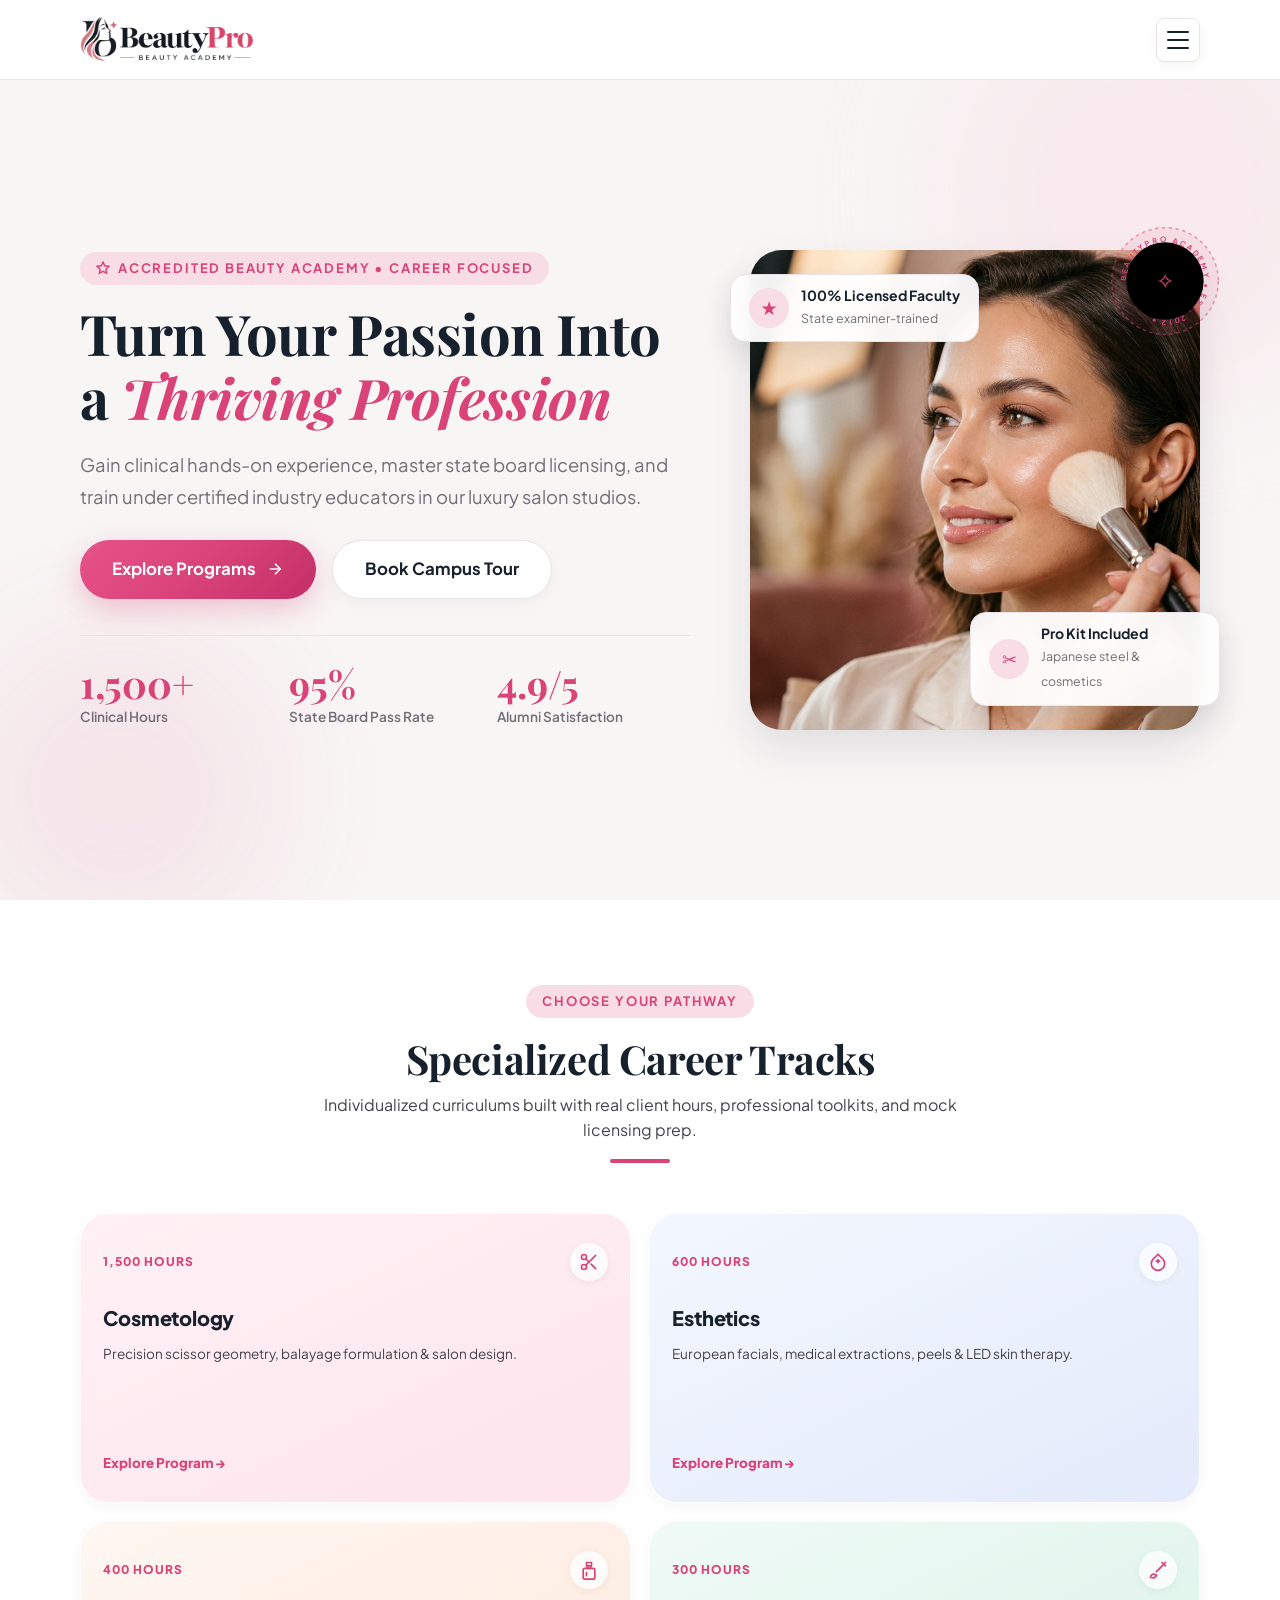
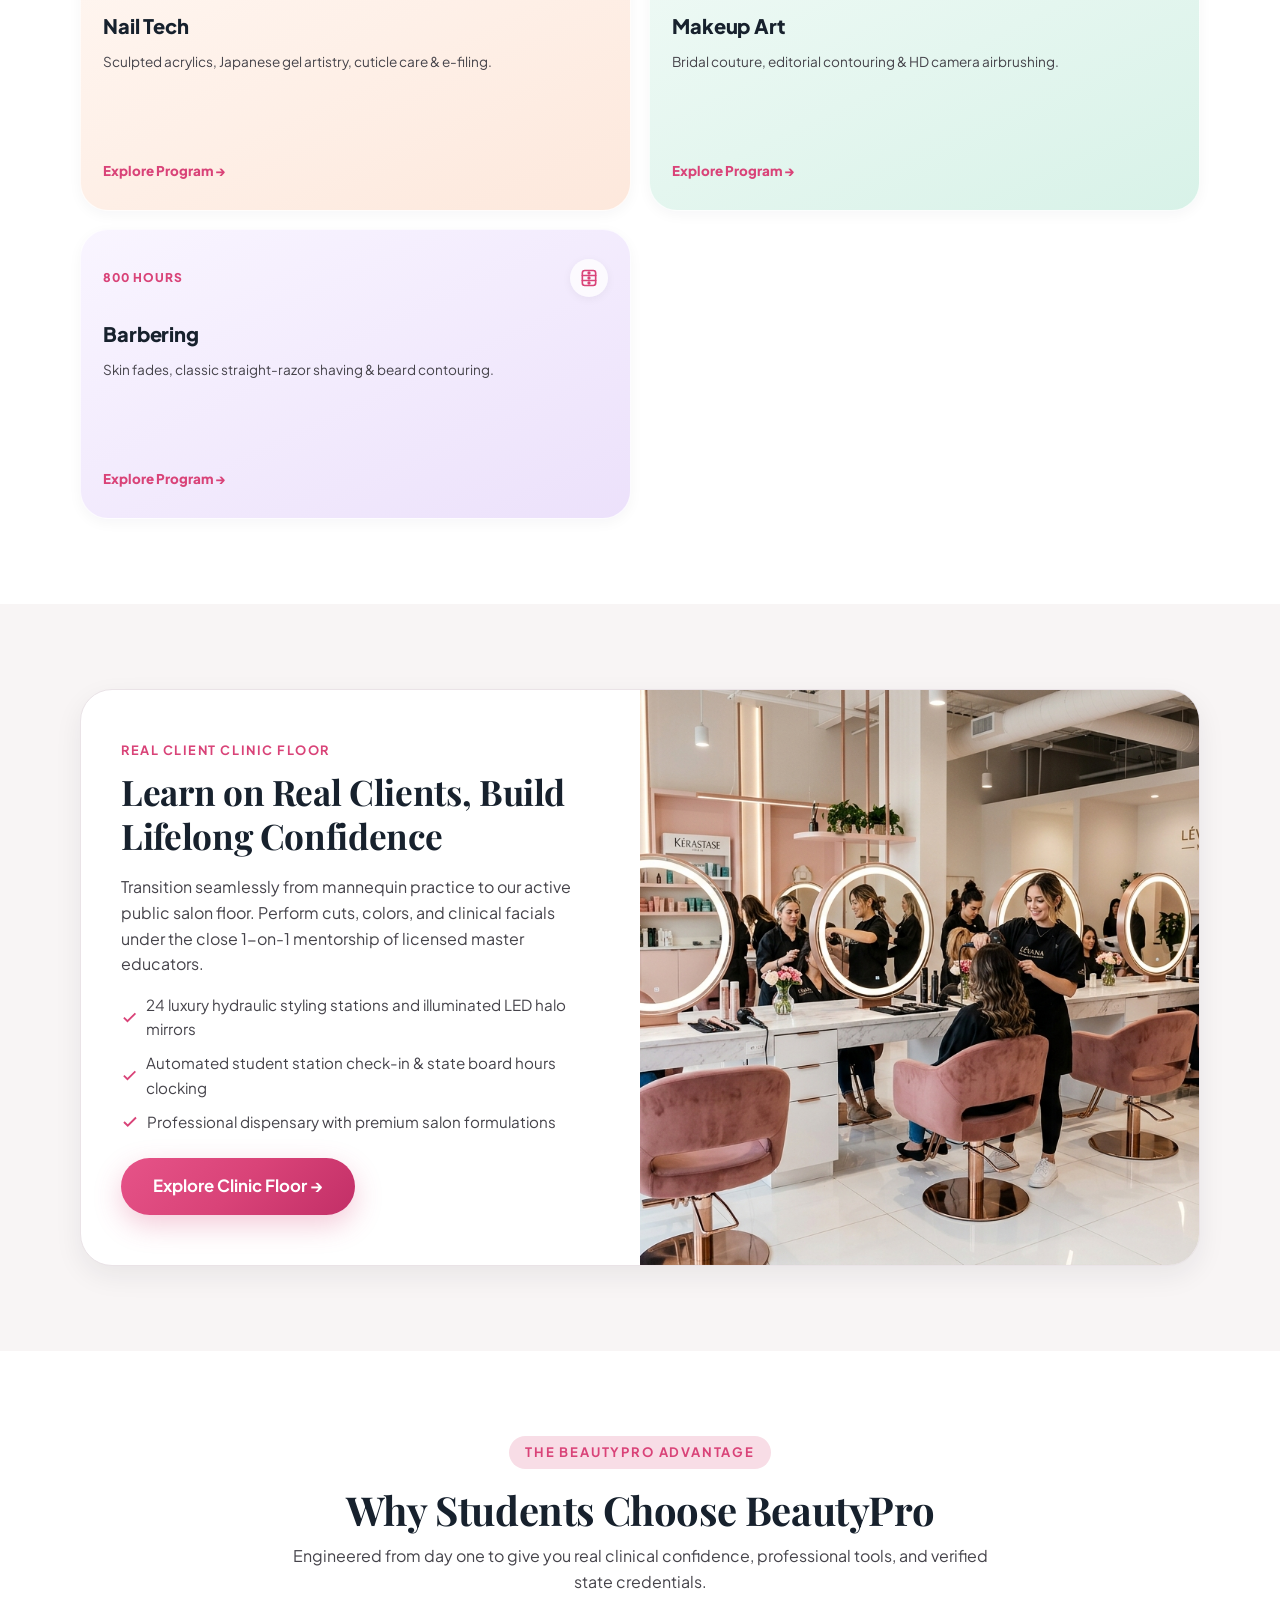
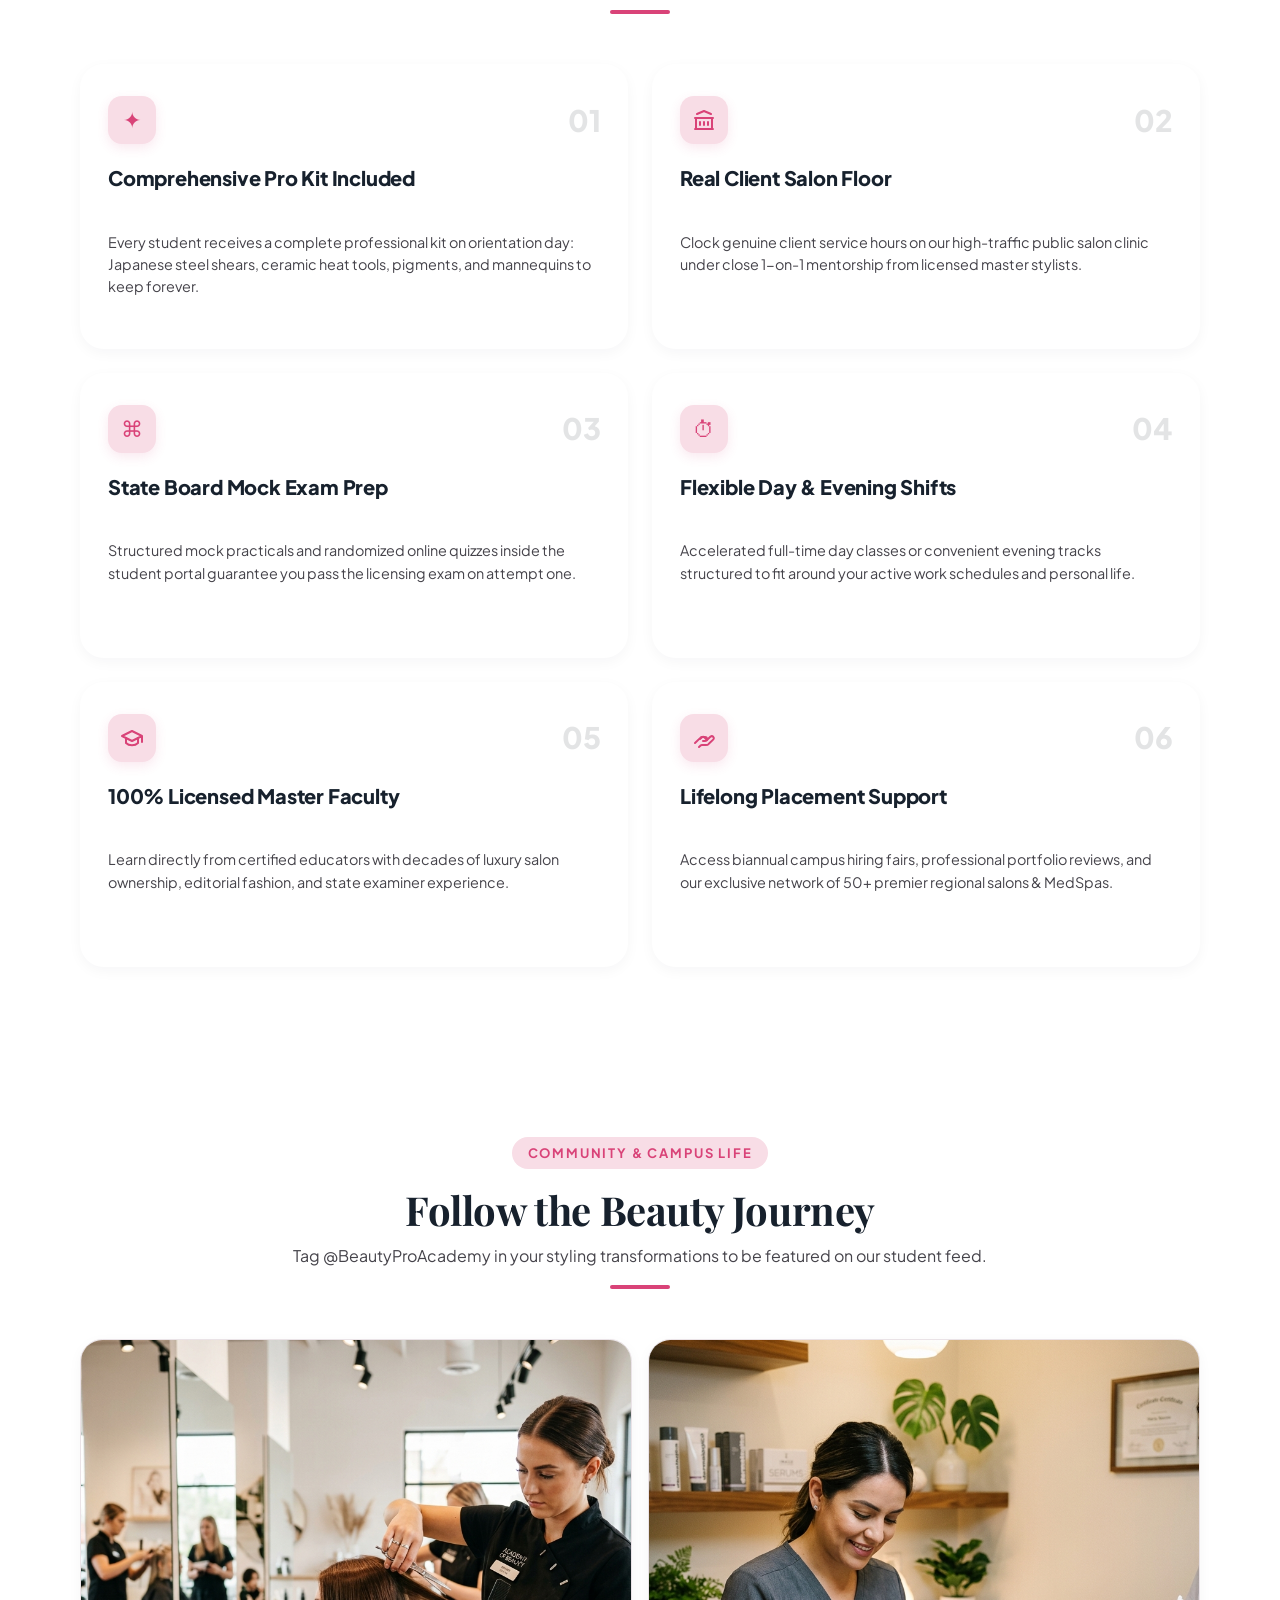
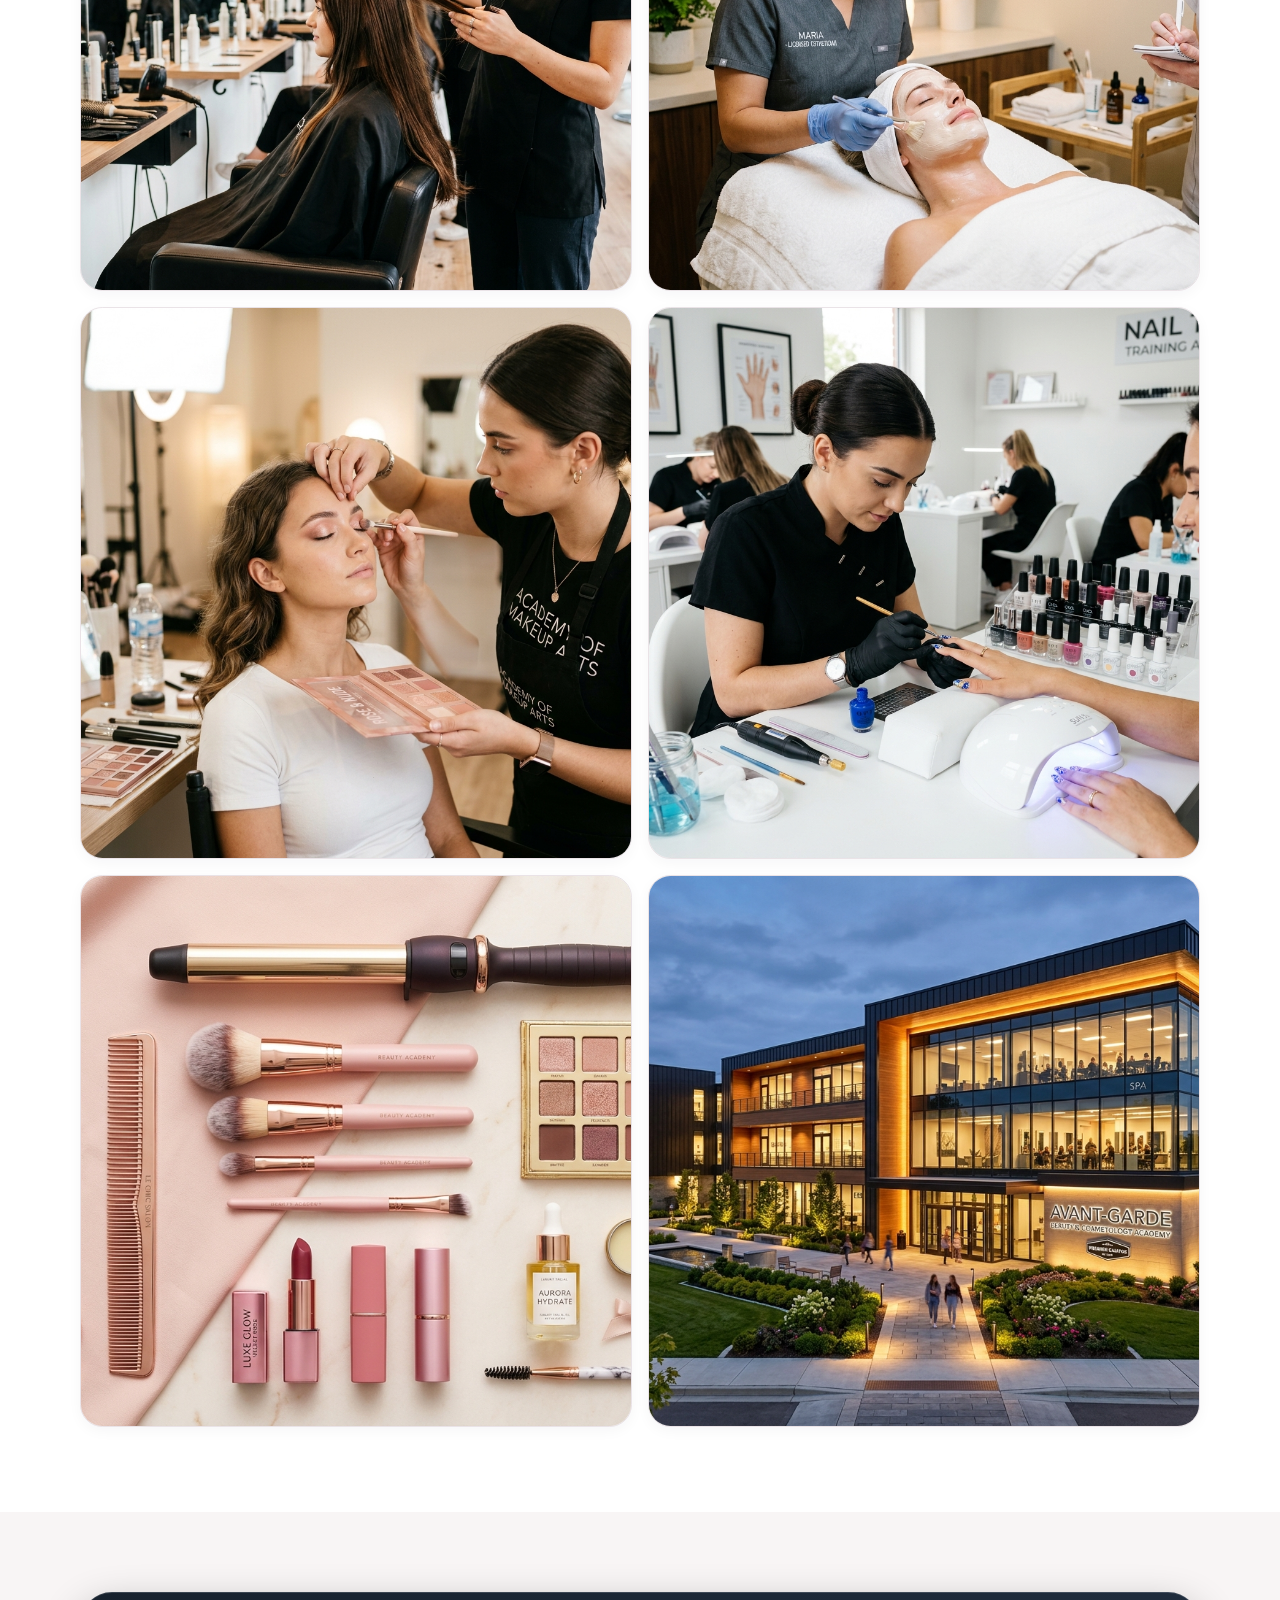
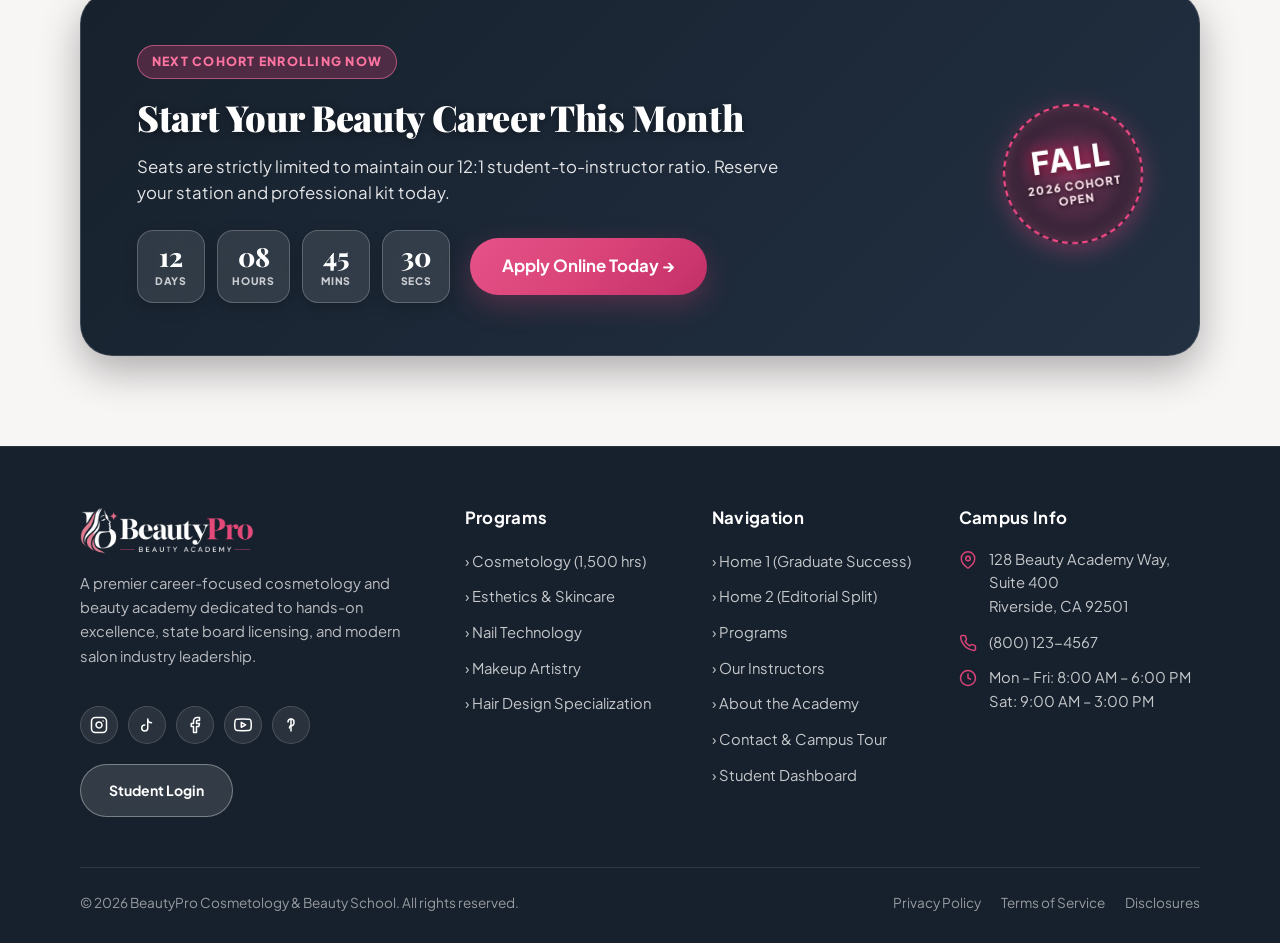
<file: index.html>
<!DOCTYPE html>
<html lang="en" dir="ltr">
<head>
  <meta charset="UTF-8">
  <meta name="viewport" content="width=device-width, initial-scale=1.0">
  <title>BeautyPro | Cosmetology &amp; Beauty Academy</title>
  <meta name="description" content="Turn your passion into a profession at BeautyPro Cosmetology &amp; Beauty School. Industry-leading training in hair styling, esthetics, nail technology, and makeup artistry.">
  <link rel="icon" type="image/png" href="assets/images/logo.png">
  <link rel="stylesheet" href="css/style.css">
</head>
<body>
  <!-- Attractive Luxury Preloader -->
  <div id="page-loader" class="page-loader" aria-hidden="true">
    <div class="loader-content">
      <div class="loader-logo-ring">
        <img src="assets/images/logo.png" alt="BeautyPro Beauty Academy" class="loader-logo-img">
      </div>
      <div class="loader-bar-wrap">
        <div class="loader-bar-fill"></div>
      </div>
      <span class="loader-text">BEAUTY ACADEMY</span>
    </div>
  </div>


  <!-- Shared Header with Desktop Dropdown, RTL, Theme Toggle & Tablet/Mobile Hamburger -->
  <header class="site-header" id="site-header">
    <div class="nav-container">
      <a href="index.html" class="brand-logo" id="brand-logo" aria-label="BeautyPro Home">
        <img src="assets/images/logo.png" alt="BeautyPro Beauty Academy" class="brand-logo-img logo-light" width="165" height="46">
        <img src="assets/images/logo_dark.png" alt="BeautyPro Beauty Academy" class="brand-logo-img logo-dark" width="165" height="46">
      </a>

      <!-- Desktop Navigation (Visible only on screens > 1366px) -->
      <nav class="desktop-nav" aria-label="Desktop Navigation">
        <ul class="desktop-nav-links">
          <li class="nav-dropdown">
            <button class="nav-link nav-dropdown-toggle active" aria-expanded="false" id="home-dropdown-btn">
              Home
              <svg class="dropdown-arrow" width="14" height="14" viewBox="0 0 24 24" fill="none" stroke="currentColor" stroke-width="2">
                <polyline points="6 9 12 15 18 9"></polyline>
              </svg>
            </button>
            <div class="nav-dropdown-menu" aria-labelledby="home-dropdown-btn">
              <a href="index.html" class="nav-dropdown-item active">Home 1 — Graduate Success</a>
              <a href="home-2.html" class="nav-dropdown-item">Home 2 — Editorial Split</a>
            </div>
          </li>
          <li><a href="programs.html" class="nav-link">Programs</a></li>
          <li><a href="instructors.html" class="nav-link">Instructors</a></li>
          <li><a href="about.html" class="nav-link">About</a></li>
          <li><a href="contact.html" class="nav-link">Contact</a></li>
          <li><a href="dashboard.html" class="nav-link">Dashboard</a></li>
        </ul>

        <!-- Unified Desktop Actions Group (Equal 12px Spacing Between All Buttons) -->
        <div class="nav-actions-group">
          <button class="icon-toggle-btn rtl-toggle" aria-label="Switch text direction (LTR / RTL)" title="Toggle RTL / LTR text direction">
            <svg viewBox="0 0 24 24" fill="none" stroke="currentColor" stroke-width="2.2" stroke-linecap="round" stroke-linejoin="round">
              <path d="M3 8h13M13 4l4 4-4 4M21 16H8M11 20l-4-4 4-4"/>
            </svg>
          </button>

          <button class="icon-toggle-btn theme-toggle" aria-label="Toggle light / dark mode" title="Toggle Light / Dark mode">
            <svg class="icon-sun" viewBox="0 0 24 24" fill="none" stroke="currentColor" stroke-width="2" stroke-linecap="round" stroke-linejoin="round">
              <circle cx="12" cy="12" r="5"></circle>
              <line x1="12" y1="1" x2="12" y2="3"></line>
              <line x1="12" y1="21" x2="12" y2="23"></line>
              <line x1="4.22" y1="4.22" x2="5.64" y2="5.64"></line>
              <line x1="18.36" y1="18.36" x2="19.78" y2="19.78"></line>
              <line x1="1" y1="12" x2="3" y2="12"></line>
              <line x1="21" y1="12" x2="23" y2="12"></line>
              <line x1="4.22" y1="19.78" x2="5.64" y2="18.36"></line>
              <line x1="18.36" y1="5.64" x2="19.78" y2="4.22"></line>
            </svg>
            <svg class="icon-moon" viewBox="0 0 24 24" fill="none" stroke="currentColor" stroke-width="2" stroke-linecap="round" stroke-linejoin="round">
              <path d="M21 12.79A9 9 0 1 1 11.21 3 7 7 0 0 0 21 12.79z"></path>
            </svg>
          </button>

          <a href="login.html" class="btn-nav-secondary">Login</a>
          <a href="contact.html#section-enquiry-form" class="btn-nav-primary">Apply Now</a>
        </div>
      </nav>

      <!-- Mobile & Tablet Header Controls -->
      <div class="header-actions-mobile">
        <button class="hamburger-btn" id="hamburger-btn" aria-label="Toggle navigation menu" aria-expanded="false">
          <span class="hamburger-line"></span>
          <span class="hamburger-line"></span>
          <span class="hamburger-line"></span>
        </button>
      </div>
    </div>
  </header>

  <!-- Mobile & iPad Navigation Drawer -->
  <div class="mobile-nav-backdrop" id="mobile-nav-backdrop"></div>
  <aside class="mobile-nav-drawer" id="mobile-nav-drawer" aria-label="Mobile Navigation">
    <div class="mobile-nav-header">
      <div class="brand-logo">
        <img src="assets/images/logo.png" alt="BeautyPro Beauty Academy" class="brand-logo-img logo-light" width="150" height="42">
        <img src="assets/images/logo_dark.png" alt="BeautyPro Beauty Academy" class="brand-logo-img logo-dark" width="150" height="42">
      </div>
      <button class="mobile-nav-close" id="mobile-nav-close" aria-label="Close menu">
        <svg width="18" height="18" viewBox="0 0 24 24" fill="none" stroke="currentColor" stroke-width="2.5" stroke-linecap="round" stroke-linejoin="round">
          <line x1="18" y1="6" x2="6" y2="18"></line>
          <line x1="6" y1="6" x2="18" y2="18"></line>
        </svg>
      </button>
    </div>
    <ul class="mobile-nav-links">
      <li>
        <div class="mobile-dropdown-header" id="mobile-home-toggle">
          <span>Home Pages</span>
          <svg class="dropdown-arrow" width="14" height="14" viewBox="0 0 24 24" fill="none" stroke="currentColor" stroke-width="2">
            <polyline points="6 9 12 15 18 9"></polyline>
          </svg>
        </div>
        <div class="mobile-sublinks">
          <a href="index.html" class="mobile-sublink active">Home 1 (Graduate Success)</a>
          <a href="home-2.html" class="mobile-sublink">Home 2 (Editorial Split)</a>
        </div>
      </li>
      <li><a href="programs.html" class="mobile-nav-link">Programs</a></li>
      <li><a href="instructors.html" class="mobile-nav-link">Instructors</a></li>
      <li><a href="about.html" class="mobile-nav-link">About</a></li>
      <li><a href="contact.html" class="mobile-nav-link">Contact</a></li>
      <li><a href="dashboard.html" class="mobile-nav-link">Dashboard</a></li>
    </ul>

    <div class="mobile-nav-toggles">
      <button class="mobile-toggle-btn rtl-toggle" aria-label="Switch text direction">
        <svg viewBox="0 0 24 24" fill="none" stroke="currentColor" stroke-width="2.2" stroke-linecap="round" stroke-linejoin="round" width="18" height="18">
          <path d="M3 8h13M13 4l4 4-4 4M21 16H8M11 20l-4-4 4-4"/>
        </svg>
        <span>RTL / LTR</span>
      </button>
      <button class="mobile-toggle-btn theme-toggle" aria-label="Toggle theme">
        <svg class="icon-moon" viewBox="0 0 24 24" fill="none" stroke="currentColor" stroke-width="2" width="18" height="18">
          <path d="M21 12.79A9 9 0 1 1 11.21 3 7 7 0 0 0 21 12.79z"></path>
        </svg>
        <svg class="icon-sun" viewBox="0 0 24 24" fill="none" stroke="currentColor" stroke-width="2" width="18" height="18">
          <circle cx="12" cy="12" r="5"></circle>
          <line x1="12" y1="1" x2="12" y2="3"></line>
          <line x1="12" y1="21" x2="12" y2="23"></line>
          <line x1="4.22" y1="4.22" x2="5.64" y2="5.64"></line>
          <line x1="18.36" y1="18.36" x2="19.78" y2="19.78"></line>
          <line x1="1" y1="12" x2="3" y2="12"></line>
          <line x1="21" y1="12" x2="23" y2="12"></line>
          <line x1="4.22" y1="19.78" x2="5.64" y2="18.36"></line>
          <line x1="18.36" y1="5.64" x2="19.78" y2="4.22"></line>
        </svg>
        <span>Theme</span>
      </button>
    </div>
    <div class="mobile-nav-footer">
      <a href="login.html" class="btn btn-secondary btn-full">Login</a>
      <a href="contact.html#section-enquiry-form" class="btn btn-primary btn-full">Apply Now</a>
    </div>
  </aside>

  <main>
    <!-- SECTION 1: HERO (LittleBloom Split Hero with Floating Badges & Rotating Seal) -->
    <section class="h1-hero-split" id="section-hero">
      <span class="h1-blob a" aria-hidden="true"></span>
      <span class="h1-blob b" aria-hidden="true"></span>

      <div class="container">
        <div class="hero-grid-split">
          <!-- Text Column -->
          <div class="hero-content-col">
            <span class="eyebrow">
              <svg width="14" height="14" viewBox="0 0 24 24" fill="none" stroke="currentColor" stroke-width="2.5"><polygon points="12 2 15.09 8.26 22 9.27 17 14.14 18.18 21.02 12 17.77 5.82 21.02 7 14.14 2 9.27 8.91 8.26 12 2"></polygon></svg>
              ACCREDITED BEAUTY ACADEMY &bull; CAREER FOCUSED
            </span>
            <h1>
              Turn Your Passion Into a <span class="accent">Thriving Profession</span>
            </h1>
            <p class="hero-lead">
              Gain clinical hands-on experience, master state board licensing, and train under certified industry educators in our luxury salon studios.
            </p>
            <div class="hero-buttons-row">
              <a href="programs.html" class="btn btn-brand btn-lg" id="hero-explore-btn">
                <span>Explore Programs</span>
                <svg width="18" height="18" viewBox="0 0 24 24" fill="none" stroke="currentColor" stroke-width="2"><line x1="5" y1="12" x2="19" y2="12"></line><polyline points="12 5 19 12 12 19"></polyline></svg>
              </a>
              <a href="contact.html" class="btn btn-soft btn-lg" id="hero-tour-btn">Book Campus Tour</a>
            </div>

            <!-- Real-time Counters Row -->
            <div class="h1-stats">
              <div class="counter-box">
                <div class="counter">1,500+</div>
                <div class="counter-label">Clinical Hours</div>
              </div>
              <div class="counter-box">
                <div class="counter">95%</div>
                <div class="counter-label">State Board Pass Rate</div>
              </div>
              <div class="counter-box">
                <div class="counter">4.9/5</div>
                <div class="counter-label">Alumni Satisfaction</div>
              </div>
            </div>
          </div>

          <!-- Photo Column with Floating Cards & Rotating Seal -->
          <div class="hero-photo-col">
            <div class="h1-photo">
              <div class="h1-photo-img">
                <img src="assets/images/hero_beauty_model.jpg" alt="Cosmetology student applying professional makeup" width="520" height="480" loading="eager">
                
                <!-- Floating Card 1 -->
                <div class="hero-float-card a">
                  <span class="icon">★</span>
                  <div>
                    <strong>100% Licensed Faculty</strong>
                    <span>State examiner-trained</span>
                  </div>
                </div>

                <!-- Floating Card 2 -->
                <div class="hero-float-card b">
                  <span class="icon">✂</span>
                  <div>
                    <strong>Pro Kit Included</strong>
                    <span>Japanese steel &amp; cosmetics</span>
                  </div>
                </div>

                <!-- Rotating Seal Badge -->
                <div class="rotating-badge" aria-hidden="true">
                  <svg viewBox="0 0 128 128" width="110" height="110">
                    <circle cx="64" cy="64" r="62" fill="rgba(217, 67, 120, 0.08)" stroke="rgba(217, 67, 120, 0.5)" stroke-width="1.8" stroke-dasharray="4 4"></circle>
                    <path id="beautyBadgePath" d="M 64,64 m -45,0 a 45,45 0 1,1 90,0 a 45,45 0 1,1 -90,0"></path>
                    <text fill="#D94378" font-size="8.5" letter-spacing="2.6" font-family="'Plus Jakarta Sans', sans-serif" font-weight="700">
                      <textPath href="#beautyBadgePath">BEAUTYPRO ACADEMY &bull; EST. 2012 &bull; </textPath>
                    </text>
                  </svg>
                  <span class="center-icon">✧</span>
                </div>
              </div>
            </div>
          </div>
        </div>
      </div>
    </section>

    <!-- SECTION 2: SPECIALTY TRACKS (Image 1: 5 Pastel Cards in 1 Single Row on Desktop) -->
    <section class="content-section section-bg-white" id="section-programs">
      <div class="container">
        <div class="section-head">
          <span class="eyebrow">CHOOSE YOUR PATHWAY</span>
          <h2 class="section-title">Specialized Career Tracks</h2>
          <p class="section-subtitle">Individualized curriculums built with real client hours, professional toolkits, and mock licensing prep.</p>
          <div class="divider-brand"></div>
        </div>

        <div class="grid-5-col">
          <!-- Card 1: Cosmetology (Rose Pastel) -->
          <a href="programs.html" class="age-card bg-grad-rose" id="track-cosmetology">
            <div class="age-card-body">
              <div class="age-card-top">
                <span class="age-card-badge">1,500 Hours</span>
                <span class="age-card-icon" aria-hidden="true"><svg width="20" height="20" viewBox="0 0 24 24" fill="none" stroke="currentColor" stroke-width="2" stroke-linecap="round" stroke-linejoin="round"><circle cx="6" cy="6" r="3"></circle><circle cx="6" cy="18" r="3"></circle><line x1="20" y1="4" x2="8.12" y2="15.88"></line><line x1="14.47" y1="14.48" x2="20" y2="20"></line><line x1="8.12" y1="8.12" x2="12" y2="12"></line></svg></span>
              </div>
              <h3>Cosmetology</h3>
              <p>Precision scissor geometry, balayage formulation &amp; salon design.</p>
            </div>
            <span class="age-card-link">Explore Program &rarr;</span>
          </a>

          <!-- Card 2: Clinical Esthetics (Lavender Pastel) -->
          <a href="programs.html" class="age-card bg-grad-lavender" id="track-esthetics">
            <div class="age-card-body">
              <div class="age-card-top">
                <span class="age-card-badge">600 Hours</span>
                <span class="age-card-icon" aria-hidden="true"><svg width="20" height="20" viewBox="0 0 24 24" fill="none" stroke="currentColor" stroke-width="2" stroke-linecap="round" stroke-linejoin="round"><path d="M12 2.69l5.66 5.66a8 8 0 1 1-11.31 0z"></path><path d="M12 9v4"></path><path d="M10 11h4"></path></svg></span>
              </div>
              <h3>Esthetics</h3>
              <p>European facials, medical extractions, peels &amp; LED skin therapy.</p>
            </div>
            <span class="age-card-link">Explore Program &rarr;</span>
          </a>

          <!-- Card 3: Nail Technology (Peach Pastel) -->
          <a href="programs.html" class="age-card bg-grad-peach" id="track-nails">
            <div class="age-card-body">
              <div class="age-card-top">
                <span class="age-card-badge">400 Hours</span>
                <span class="age-card-icon" aria-hidden="true"><svg width="20" height="20" viewBox="0 0 24 24" fill="none" stroke="currentColor" stroke-width="2" stroke-linecap="round" stroke-linejoin="round"><path d="M9 3h6v4H9z"></path><path d="M10 7v3h4V7"></path><path d="M7 10h10a2 2 0 0 1 2 2v9a2 2 0 0 1-2 2H7a2 2 0 0 1-2-2v-9a2 2 0 0 1 2-2z"></path><line x1="9" y1="15" x2="9" y2="19"></line></svg></span>
              </div>
              <h3>Nail Tech</h3>
              <p>Sculpted acrylics, Japanese gel artistry, cuticle care &amp; e-filing.</p>
            </div>
            <span class="age-card-link">Explore Program &rarr;</span>
          </a>

          <!-- Card 4: Makeup Artistry (Mint Pastel) -->
          <a href="programs.html" class="age-card bg-grad-mint" id="track-makeup">
            <div class="age-card-body">
              <div class="age-card-top">
                <span class="age-card-badge">300 Hours</span>
                <span class="age-card-icon" aria-hidden="true"><svg width="20" height="20" viewBox="0 0 24 24" fill="none" stroke="currentColor" stroke-width="2" stroke-linecap="round" stroke-linejoin="round"><path d="m14 10 7-7"></path><path d="M17 3l4 4"></path><path d="M10 14l4-4"></path><path d="M3 21a4 4 0 0 1 4-4c1.5 0 2.5 1 3.5 1.5l-3 3L3 21z"></path></svg></span>
              </div>
              <h3>Makeup Art</h3>
              <p>Bridal couture, editorial contouring &amp; HD camera airbrushing.</p>
            </div>
            <span class="age-card-link">Explore Program &rarr;</span>
          </a>

          <!-- Card 5: Barbering Design (Purple Pastel) -->
          <a href="programs.html" class="age-card bg-grad-purple" id="track-barbering">
            <div class="age-card-body">
              <div class="age-card-top">
                <span class="age-card-badge">800 Hours</span>
                <span class="age-card-icon" aria-hidden="true"><svg width="20" height="20" viewBox="0 0 24 24" fill="none" stroke="currentColor" stroke-width="2" stroke-linecap="round" stroke-linejoin="round"><rect x="4" y="3" width="16" height="18" rx="3"></rect><line x1="4" y1="9" x2="20" y2="9"></line><line x1="4" y1="15" x2="20" y2="15"></line><circle cx="12" cy="6" r="1" fill="currentColor"></circle><circle cx="12" cy="12" r="1" fill="currentColor"></circle><circle cx="12" cy="18" r="1" fill="currentColor"></circle></svg></span>
              </div>
              <h3>Barbering</h3>
              <p>Skin fades, classic straight-razor shaving &amp; beard contouring.</p>
            </div>
            <span class="age-card-link">Explore Program &rarr;</span>
          </a>
        </div>
      </div>
    </section>

    <!-- SECTION 3: HANDS-ON TRAINING (LittleBloom Split Season/Facility Showcase) -->
    <section class="content-section section-bg-soft" id="section-hands-on">
      <div class="container">
        <div class="h1-season">
          <div class="h1-season-content">
            <span class="h1-season-tag">REAL CLIENT CLINIC FLOOR</span>
            <h3>Learn on Real Clients, Build Lifelong Confidence</h3>
            <p>Transition seamlessly from mannequin practice to our active public salon floor. Perform cuts, colors, and clinical facials under the close 1-on-1 mentorship of licensed master educators.</p>
            <ul style="display: flex; flex-direction: column; gap: 10px; margin-bottom: 24px; font-size: 0.95rem; color: var(--body-text);">
              <li style="display: flex; align-items: center; gap: 8px;">
                <svg width="18" height="18" viewBox="0 0 24 24" fill="none" stroke="#D94378" stroke-width="2.5"><polyline points="20 6 9 17 4 12"></polyline></svg>
                <span>24 luxury hydraulic styling stations and illuminated LED halo mirrors</span>
              </li>
              <li style="display: flex; align-items: center; gap: 8px;">
                <svg width="18" height="18" viewBox="0 0 24 24" fill="none" stroke="#D94378" stroke-width="2.5"><polyline points="20 6 9 17 4 12"></polyline></svg>
                <span>Automated student station check-in &amp; state board hours clocking</span>
              </li>
              <li style="display: flex; align-items: center; gap: 8px;">
                <svg width="18" height="18" viewBox="0 0 24 24" fill="none" stroke="#D94378" stroke-width="2.5"><polyline points="20 6 9 17 4 12"></polyline></svg>
                <span>Professional dispensary with premium salon formulations</span>
              </li>
            </ul>
            <div>
              <a href="programs.html" class="btn btn-brand btn-lg">Explore Clinic Floor &rarr;</a>
            </div>
          </div>
          <div class="h1-season-img">
            <img src="assets/images/salon_interior.jpg" alt="Modern beauty salon floor with illuminated styling mirrors" width="600" height="400" loading="lazy">
          </div>
        </div>
      </div>
    </section>

    <!-- SECTION 4: WHY BEAUTYPRO (Image 2: 6 Numbered Cards in 3 Columns x 2 Rows on Desktop) -->
    <section class="content-section section-bg-white" id="section-features">
      <div class="container">
        <div class="section-head">
          <span class="eyebrow">THE BEAUTYPRO ADVANTAGE</span>
          <h2 class="section-title">Why Students Choose BeautyPro</h2>
          <p class="section-subtitle">Engineered from day one to give you real clinical confidence, professional tools, and verified state credentials.</p>
          <div class="divider-brand"></div>
        </div>

        <div class="grid-3-col">
          <!-- Card 01 -->
          <div class="h1-feature-card" id="feat-01">
            <div class="f-top">
              <span class="f-icon-badge" aria-hidden="true">✦</span>
              <span class="f-num-watermark">01</span>
            </div>
            <h3>Comprehensive Pro Kit Included</h3>
            <p>Every student receives a complete professional kit on orientation day: Japanese steel shears, ceramic heat tools, pigments, and mannequins to keep forever.</p>
          </div>

          <!-- Card 02 -->
          <div class="h1-feature-card" id="feat-02">
            <div class="f-top">
              <span class="f-icon-badge" aria-hidden="true"><svg width="24" height="24" viewBox="0 0 24 24" fill="none" stroke="currentColor" stroke-width="2" stroke-linecap="round" stroke-linejoin="round"><path d="M3 21h18M3 10h18M5 6l7-3 7 3M4 10v11M20 10v11M8 14v3M12 14v3M16 14v3"></path></svg></span>
              <span class="f-num-watermark">02</span>
            </div>
            <h3>Real Client Salon Floor</h3>
            <p>Clock genuine client service hours on our high-traffic public salon clinic under close 1-on-1 mentorship from licensed master stylists.</p>
          </div>

          <!-- Card 03 -->
          <div class="h1-feature-card" id="feat-03">
            <div class="f-top">
              <span class="f-icon-badge" aria-hidden="true">⌘</span>
              <span class="f-num-watermark">03</span>
            </div>
            <h3>State Board Mock Exam Prep</h3>
            <p>Structured mock practicals and randomized online quizzes inside the student portal guarantee you pass the licensing exam on attempt one.</p>
          </div>

          <!-- Card 04 -->
          <div class="h1-feature-card" id="feat-04">
            <div class="f-top">
              <span class="f-icon-badge" aria-hidden="true">⏱</span>
              <span class="f-num-watermark">04</span>
            </div>
            <h3>Flexible Day &amp; Evening Shifts</h3>
            <p>Accelerated full-time day classes or convenient evening tracks structured to fit around your active work schedules and personal life.</p>
          </div>

          <!-- Card 05 -->
          <div class="h1-feature-card" id="feat-05">
            <div class="f-top">
              <span class="f-icon-badge" aria-hidden="true"><svg width="24" height="24" viewBox="0 0 24 24" fill="none" stroke="currentColor" stroke-width="2" stroke-linecap="round" stroke-linejoin="round"><path d="M22 10v6M2 10l10-5 10 5-10 5z"></path><path d="M6 12v5c3 3 9 3 12 0v-5"></path></svg></span>
              <span class="f-num-watermark">05</span>
            </div>
            <h3>100% Licensed Master Faculty</h3>
            <p>Learn directly from certified educators with decades of luxury salon ownership, editorial fashion, and state examiner experience.</p>
          </div>

          <!-- Card 06 -->
          <div class="h1-feature-card" id="feat-06">
            <div class="f-top">
              <span class="f-icon-badge" aria-hidden="true"><svg width="24" height="24" viewBox="0 0 24 24" fill="none" stroke="currentColor" stroke-width="2" stroke-linecap="round" stroke-linejoin="round"><path d="M11 15h2a2 2 0 1 0 0-4h-3c-.6 0-1.1.2-1.4.6L3 17"></path><path d="m7 21 1.6-1.4c.3-.4.8-.6 1.4-.6h4c1.1 0 2.1-.4 2.8-1.2l4.6-4.4a2 2 0 0 0-2.8-2.8L15 14"></path><path d="m14 13-1.5-1.5a2 2 0 0 0-2.8 0L8 13"></path></svg></span>
              <span class="f-num-watermark">06</span>
            </div>
            <h3>Lifelong Placement Support</h3>
            <p>Access biannual campus hiring fairs, professional portfolio reviews, and our exclusive network of 50+ premier regional salons &amp; MedSpas.</p>
          </div>
        </div>
      </div>
    </section>

    <!-- SECTION 5: FOLLOW THE BEAUTY JOURNEY (6 Photo Tiles) -->
    <section class="content-section section-bg-white" id="section-community">
      <div class="container">
        <div class="section-head">
          <span class="eyebrow">COMMUNITY &amp; CAMPUS LIFE</span>
          <h2 class="section-title">Follow the Beauty Journey</h2>
          <p class="section-subtitle">Tag @BeautyProAcademy in your styling transformations to be featured on our student feed.</p>
          <div class="divider-brand"></div>
        </div>

        <div class="insta-grid">
          <!-- Photo 1: Cosmetology Hair -->
          <div class="insta-item">
            <img src="assets/images/cosmetology_hair.jpg" alt="Student stylist cutting hair" width="300" height="300" loading="lazy">
            <div class="insta-overlay">
              <svg viewBox="0 0 24 24" fill="none" stroke="currentColor" stroke-width="2"><rect x="2" y="2" width="20" height="20" rx="5" ry="5"></rect><path d="M16 11.37A4 4 0 1 1 12.63 8 4 4 0 0 1 16 11.37z"></path><line x1="17.5" y1="6.5" x2="17.51" y2="6.5"></line></svg>
              <span>Hair Artistry</span>
            </div>
          </div>

          <!-- Photo 2: Esthetics Skincare -->
          <div class="insta-item">
            <img src="assets/images/esthetics_skincare.jpg" alt="Esthetics facial treatment" width="300" height="300" loading="lazy">
            <div class="insta-overlay">
              <svg viewBox="0 0 24 24" fill="none" stroke="currentColor" stroke-width="2"><rect x="2" y="2" width="20" height="20" rx="5" ry="5"></rect><path d="M16 11.37A4 4 0 1 1 12.63 8 4 4 0 0 1 16 11.37z"></path><line x1="17.5" y1="6.5" x2="17.51" y2="6.5"></line></svg>
              <span>Clinical Spa</span>
            </div>
          </div>

          <!-- Photo 3: Makeup Artistry -->
          <div class="insta-item">
            <img src="assets/images/makeup_artistry.jpg" alt="Editorial makeup application" width="300" height="300" loading="lazy">
            <div class="insta-overlay">
              <svg viewBox="0 0 24 24" fill="none" stroke="currentColor" stroke-width="2"><rect x="2" y="2" width="20" height="20" rx="5" ry="5"></rect><path d="M16 11.37A4 4 0 1 1 12.63 8 4 4 0 0 1 16 11.37z"></path><line x1="17.5" y1="6.5" x2="17.51" y2="6.5"></line></svg>
              <span>Bridal Couture</span>
            </div>
          </div>

          <!-- Photo 4: Nail Art -->
          <div class="insta-item">
            <img src="assets/images/nail_art_training.jpg" alt="Nail technology practice" width="300" height="300" loading="lazy">
            <div class="insta-overlay">
              <svg viewBox="0 0 24 24" fill="none" stroke="currentColor" stroke-width="2"><rect x="2" y="2" width="20" height="20" rx="5" ry="5"></rect><path d="M16 11.37A4 4 0 1 1 12.63 8 4 4 0 0 1 16 11.37z"></path><line x1="17.5" y1="6.5" x2="17.51" y2="6.5"></line></svg>
              <span>Gel Sculpting</span>
            </div>
          </div>

          <!-- Photo 5: Pro Tools -->
          <div class="insta-item">
            <img src="assets/images/tools_cosmetics.jpg" alt="Student professional kit tools" width="300" height="300" loading="lazy">
            <div class="insta-overlay">
              <svg viewBox="0 0 24 24" fill="none" stroke="currentColor" stroke-width="2"><rect x="2" y="2" width="20" height="20" rx="5" ry="5"></rect><path d="M16 11.37A4 4 0 1 1 12.63 8 4 4 0 0 1 16 11.37z"></path><line x1="17.5" y1="6.5" x2="17.51" y2="6.5"></line></svg>
              <span>Student Kits</span>
            </div>
          </div>

          <!-- Photo 6: Campus Life / Academy Exterior -->
          <div class="insta-item">
            <img src="assets/images/academy_exterior.jpg" alt="BeautyPro Academy campus exterior" width="300" height="300" loading="lazy">
            <div class="insta-overlay">
              <svg viewBox="0 0 24 24" fill="none" stroke="currentColor" stroke-width="2"><rect x="2" y="2" width="20" height="20" rx="5" ry="5"></rect><path d="M16 11.37A4 4 0 1 1 12.63 8 4 4 0 0 1 16 11.37z"></path><line x1="17.5" y1="6.5" x2="17.51" y2="6.5"></line></svg>
              <span>Campus Life</span>
            </div>
          </div>
        </div>
      </div>
    </section>
  
    <!-- SECTION 6: MONTHLY COHORT COUNTDOWN BANNER (Above Footer) -->
    <section class="content-section section-bg-soft pre-footer-cta-section" id="section-final-cta" style="padding-top: 30px;">
      <div class="container">
        <div class="offer-banner">
          <div class="ob-inner">
            <div>
              <span class="ob-tag">NEXT COHORT ENROLLING NOW</span>
              <h2>Start Your Beauty Career This Month</h2>
              <p>Seats are strictly limited to maintain our 12:1 student-to-instructor ratio. Reserve your station and professional kit today.</p>
              
              <div style="display: flex; flex-wrap: wrap; gap: 20px; align-items: center; margin-top: 24px;">
                <!-- Countdown Clock Boxes -->
                <div class="countdown">
                  <div class="cd-box"><div class="cd-num" id="cd-days">12</div><div class="cd-label">Days</div></div>
                  <div class="cd-box"><div class="cd-num" id="cd-hours">08</div><div class="cd-label">Hours</div></div>
                  <div class="cd-box"><div class="cd-num" id="cd-mins">45</div><div class="cd-label">Mins</div></div>
                  <div class="cd-box"><div class="cd-num" id="cd-secs">30</div><div class="cd-label">Secs</div></div>
                </div>

                <a href="contact.html" class="btn btn-brand btn-lg" id="final-enroll-btn">Apply Online Today &rarr;</a>
              </div>
            </div>

            <div class="discount-stamp">
              <strong>FALL</strong>
              <span>2026 COHORT<br>OPEN</span>
            </div>
          </div>
        </div>
      </div>
    </section>

    </main>

  <!-- Shared Footer -->
  <footer class="site-footer">
    <div class="container">
      <div class="footer-grid">
        <div class="footer-col">
          <div class="brand-logo" style="margin-bottom: 16px;">
            <img src="assets/images/logo_dark.png" alt="BeautyPro Beauty Academy" class="brand-logo-img" width="165" height="46">
          </div>
          <p class="footer-desc">A premier career-focused cosmetology and beauty academy dedicated to hands-on excellence, state board licensing, and modern salon industry leadership.</p>
          <div class="footer-social-links">
            <a href="https://instagram.com" target="_blank" rel="noopener" class="footer-social-icon" aria-label="Instagram">
              <svg width="18" height="18" viewBox="0 0 24 24" fill="none" stroke="currentColor" stroke-width="2" stroke-linecap="round" stroke-linejoin="round"><rect x="2" y="2" width="20" height="20" rx="5" ry="5"></rect><path d="M16 11.37A4 4 0 1 1 12.63 8 4 4 0 0 1 16 11.37z"></path><line x1="17.5" y1="6.5" x2="17.51" y2="6.5"></line></svg>
            </a>
            <a href="https://tiktok.com" target="_blank" rel="noopener" class="footer-social-icon" aria-label="TikTok">
              <svg width="18" height="18" viewBox="0 0 24 24" fill="none" stroke="currentColor" stroke-width="2" stroke-linecap="round" stroke-linejoin="round"><path d="M9 12a4 4 0 1 0 4 4V4a5 5 0 0 0 5 5"></path></svg>
            </a>
            <a href="https://facebook.com" target="_blank" rel="noopener" class="footer-social-icon" aria-label="Facebook">
              <svg width="18" height="18" viewBox="0 0 24 24" fill="none" stroke="currentColor" stroke-width="2" stroke-linecap="round" stroke-linejoin="round"><path d="M18 2h-3a5 5 0 0 0-5 5v3H7v4h3v8h4v-8h3l1-4h-4V7a1 1 0 0 1 1-1h3z"></path></svg>
            </a>
            <a href="https://youtube.com" target="_blank" rel="noopener" class="footer-social-icon" aria-label="YouTube">
              <svg width="18" height="18" viewBox="0 0 24 24" fill="none" stroke="currentColor" stroke-width="2" stroke-linecap="round" stroke-linejoin="round"><path d="M22.54 6.42a2.78 2.78 0 0 0-1.94-2C18.88 4 12 4 12 4s-6.88 0-8.6.46a2.78 2.78 0 0 0-1.94 2A29 29 0 0 0 1 11.75a29 29 0 0 0 .46 5.33A2.78 2.78 0 0 0 3.4 19.1c1.72.46 8.6.46 8.6.46s6.88 0 8.6-.46a2.78 2.78 0 0 0 1.94-2 29 29 0 0 0 .46-5.25 29 29 0 0 0-.46-5.43z"></path><polygon points="9.75 15.02 15.5 11.75 9.75 8.48 9.75 15.02"></polygon></svg>
            </a>
            <a href="https://pinterest.com" target="_blank" rel="noopener" class="footer-social-icon" aria-label="Pinterest">
              <svg width="18" height="18" viewBox="0 0 24 24" fill="none" stroke="currentColor" stroke-width="2" stroke-linecap="round" stroke-linejoin="round"><line x1="12" y1="4" x2="12" y2="20"></line><path d="M8 8a4 4 0 0 1 8 0c0 3-2 5-4 5s-2 2-2 3"></path></svg>
            </a>
          </div>
          <div>
            <a href="login.html" class="btn btn-sm btn-outline-white">Student Login</a>
          </div>
        </div>

        <div class="footer-col">
          <h4>Programs</h4>
          <ul class="footer-links">
            <li><a href="programs.html" class="footer-link">&rsaquo; Cosmetology (1,500 hrs)</a></li>
            <li><a href="programs.html" class="footer-link">&rsaquo; Esthetics &amp; Skincare</a></li>
            <li><a href="programs.html" class="footer-link">&rsaquo; Nail Technology</a></li>
            <li><a href="programs.html" class="footer-link">&rsaquo; Makeup Artistry</a></li>
            <li><a href="programs.html" class="footer-link">&rsaquo; Hair Design Specialization</a></li>
          </ul>
        </div>

        <div class="footer-col">
          <h4>Navigation</h4>
          <ul class="footer-links">
            <li><a href="index.html" class="footer-link">&rsaquo; Home 1 (Graduate Success)</a></li>
            <li><a href="home-2.html" class="footer-link">&rsaquo; Home 2 (Editorial Split)</a></li>
            <li><a href="programs.html" class="footer-link">&rsaquo; Programs</a></li>
            <li><a href="instructors.html" class="footer-link">&rsaquo; Our Instructors</a></li>
            <li><a href="about.html" class="footer-link">&rsaquo; About the Academy</a></li>
            <li><a href="contact.html" class="footer-link">&rsaquo; Contact &amp; Campus Tour</a></li>
            <li><a href="dashboard.html" class="footer-link">&rsaquo; Student Dashboard</a></li>
          </ul>
        </div>

        <div class="footer-col">
          <h4>Campus Info</h4>
          <div class="footer-contact-item">
            <svg width="18" height="18" viewBox="0 0 24 24" fill="none" stroke="currentColor" stroke-width="2"><path d="M21 10c0 7-9 13-9 13s-9-6-9-13a9 9 0 0 1 18 0z"></path><circle cx="12" cy="10" r="3"></circle></svg>
            <span>128 Beauty Academy Way, Suite 400<br>Riverside, CA 92501</span>
          </div>
          <div class="footer-contact-item">
            <svg width="18" height="18" viewBox="0 0 24 24" fill="none" stroke="currentColor" stroke-width="2" stroke-linecap="round" stroke-linejoin="round"><path d="M22 16.92v3a2 2 0 0 1-2.18 2 19.79 19.79 0 0 1-8.63-3.07 19.5 19.5 0 0 1-6-6 19.79 19.79 0 0 1-3.07-8.67A2 2 0 0 1 4.11 2h3a2 2 0 0 1 2 1.72 12.84 12.84 0 0 0 .7 2.81 2 2 0 0 1-.45 2.11L8.09 9.91a16 16 0 0 0 6 6l1.27-1.27a2 2 0 0 1 2.11-.45 12.84 12.84 0 0 0 2.81.7A2 2 0 0 1 22 16.92z"></path></svg>
            <a href="tel:8001234567" style="color: inherit; text-decoration: none;">(800) 123-4567</a>
          </div>
          <div class="footer-contact-item">
            <svg width="18" height="18" viewBox="0 0 24 24" fill="none" stroke="currentColor" stroke-width="2"><circle cx="12" cy="12" r="10"></circle><polyline points="12 6 12 12 16 14"></polyline></svg>
            <span>Mon &ndash; Fri: 8:00 AM &ndash; 6:00 PM<br>Sat: 9:00 AM &ndash; 3:00 PM</span>
          </div>
        </div>
      </div>

      <div class="footer-bottom">
        <div>&copy; 2026 BeautyPro Cosmetology &amp; Beauty School. All rights reserved.</div>
        <div class="footer-legal-links">
          <a href="#">Privacy Policy</a>
          <a href="#">Terms of Service</a>
          <a href="#">Disclosures</a>
        </div>
      </div>
    </div>
  </footer>

  <script src="js/main.js"></script>
  <!-- Back to Top Floating Button -->
  <button id="back-to-top" class="back-to-top-btn" aria-label="Back to top" title="Scroll to top">
    <svg width="20" height="20" viewBox="0 0 24 24" fill="none" stroke="currentColor" stroke-width="2.5" stroke-linecap="round" stroke-linejoin="round">
      <line x1="12" y1="19" x2="12" y2="5"></line>
      <polyline points="5 12 12 5 19 12"></polyline>
    </svg>
  </button>
</body>
</html>
</file>
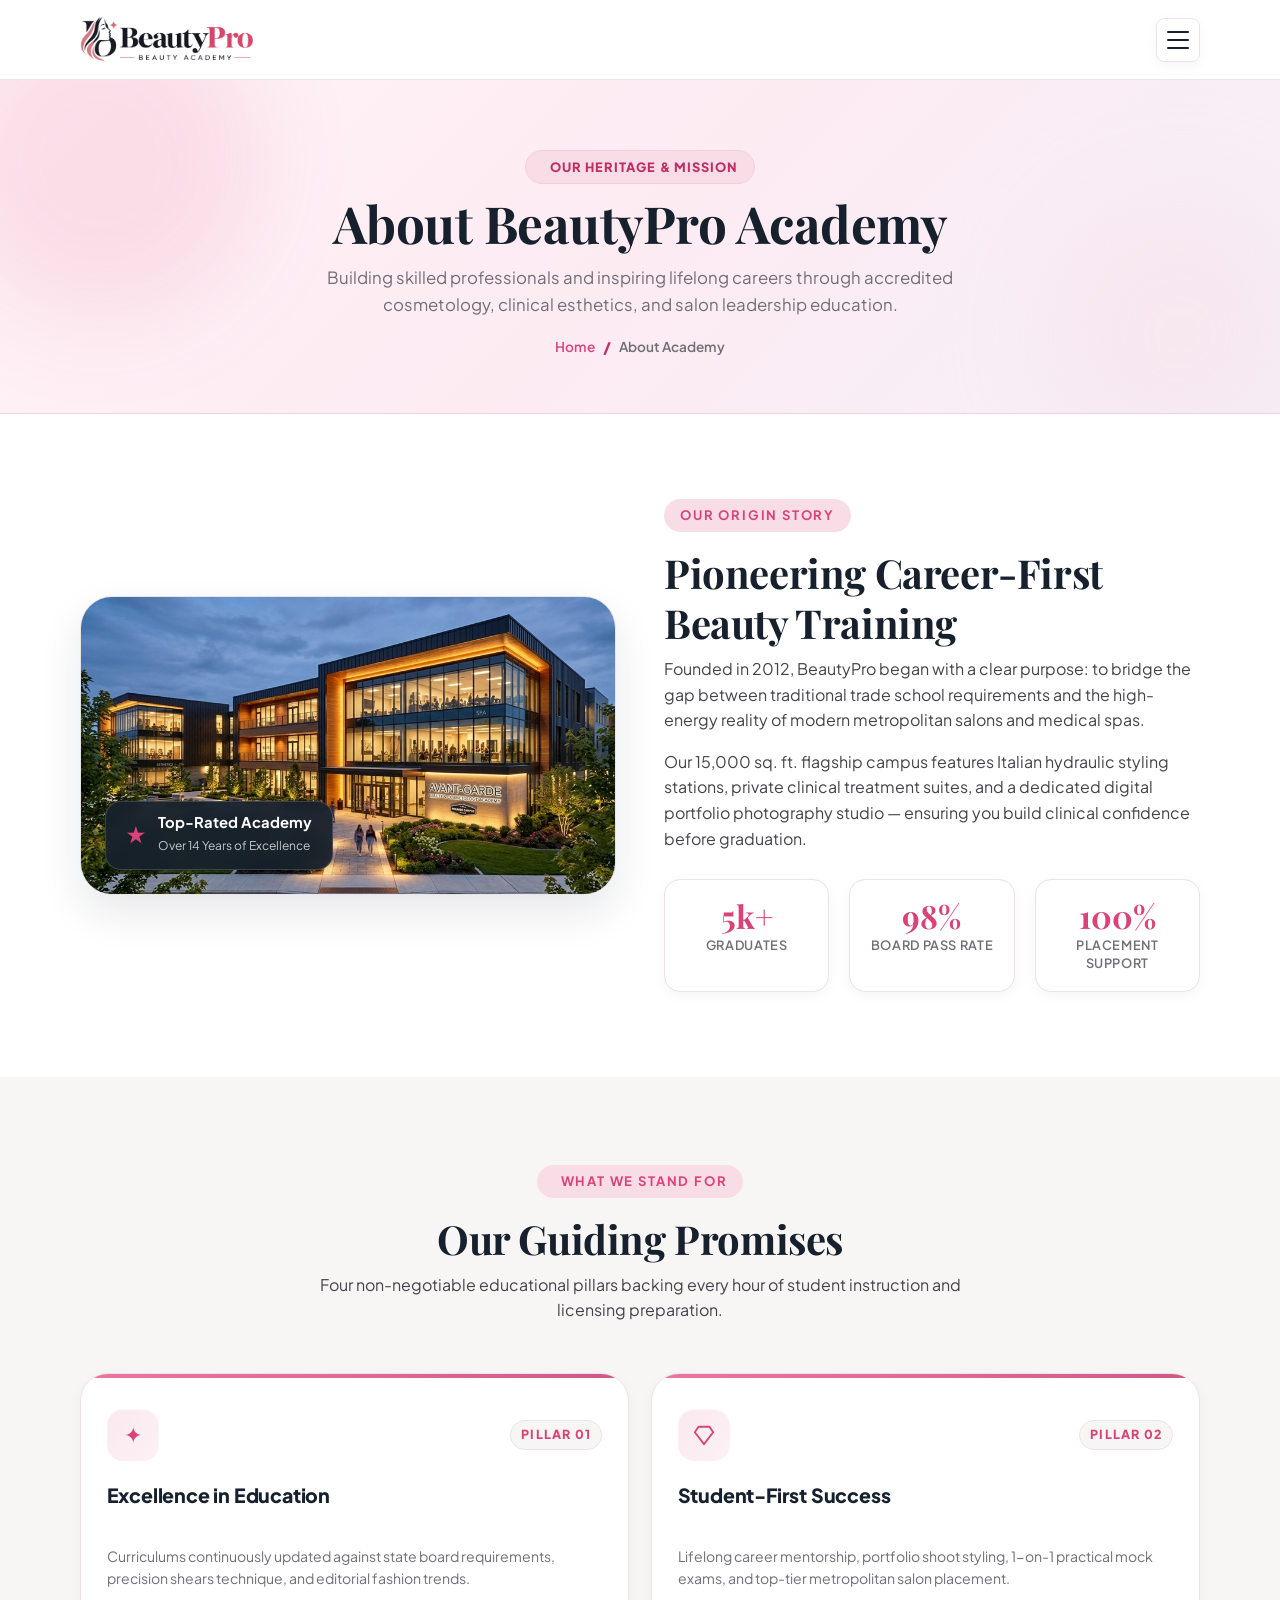
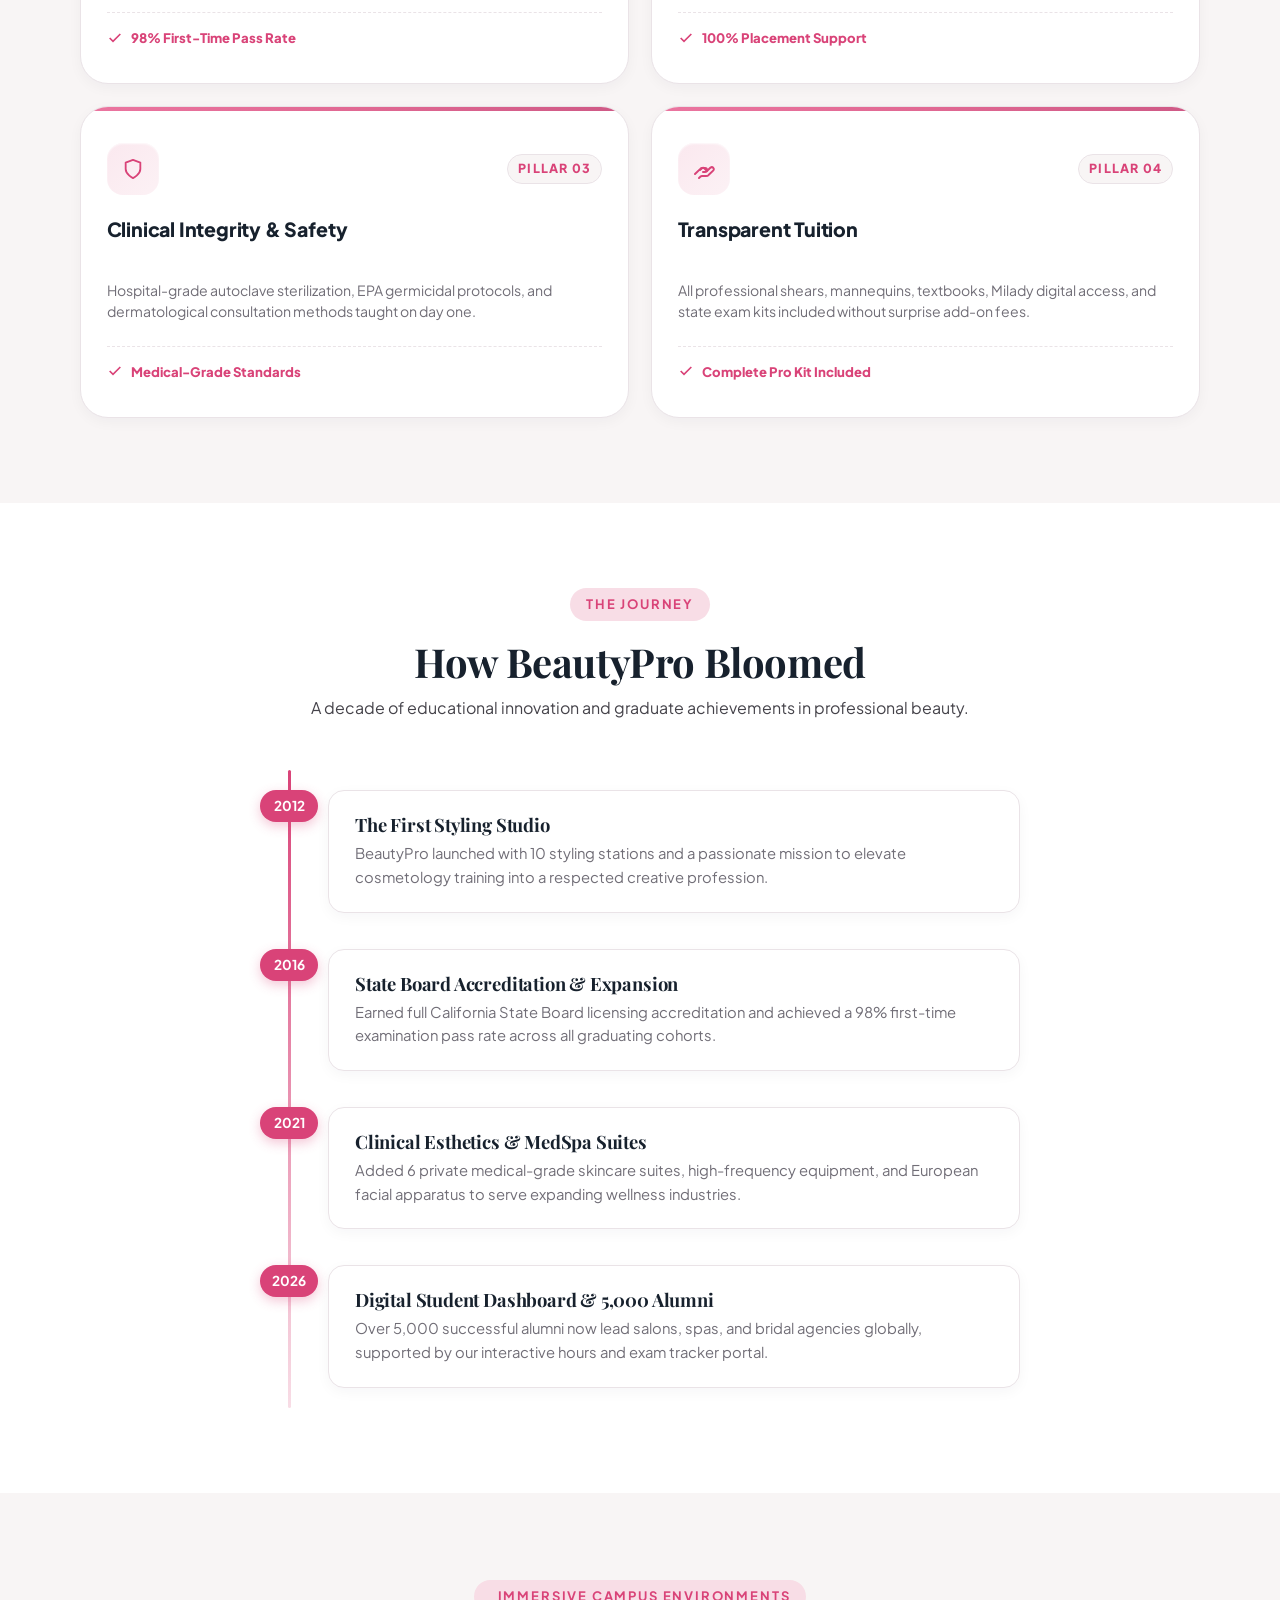
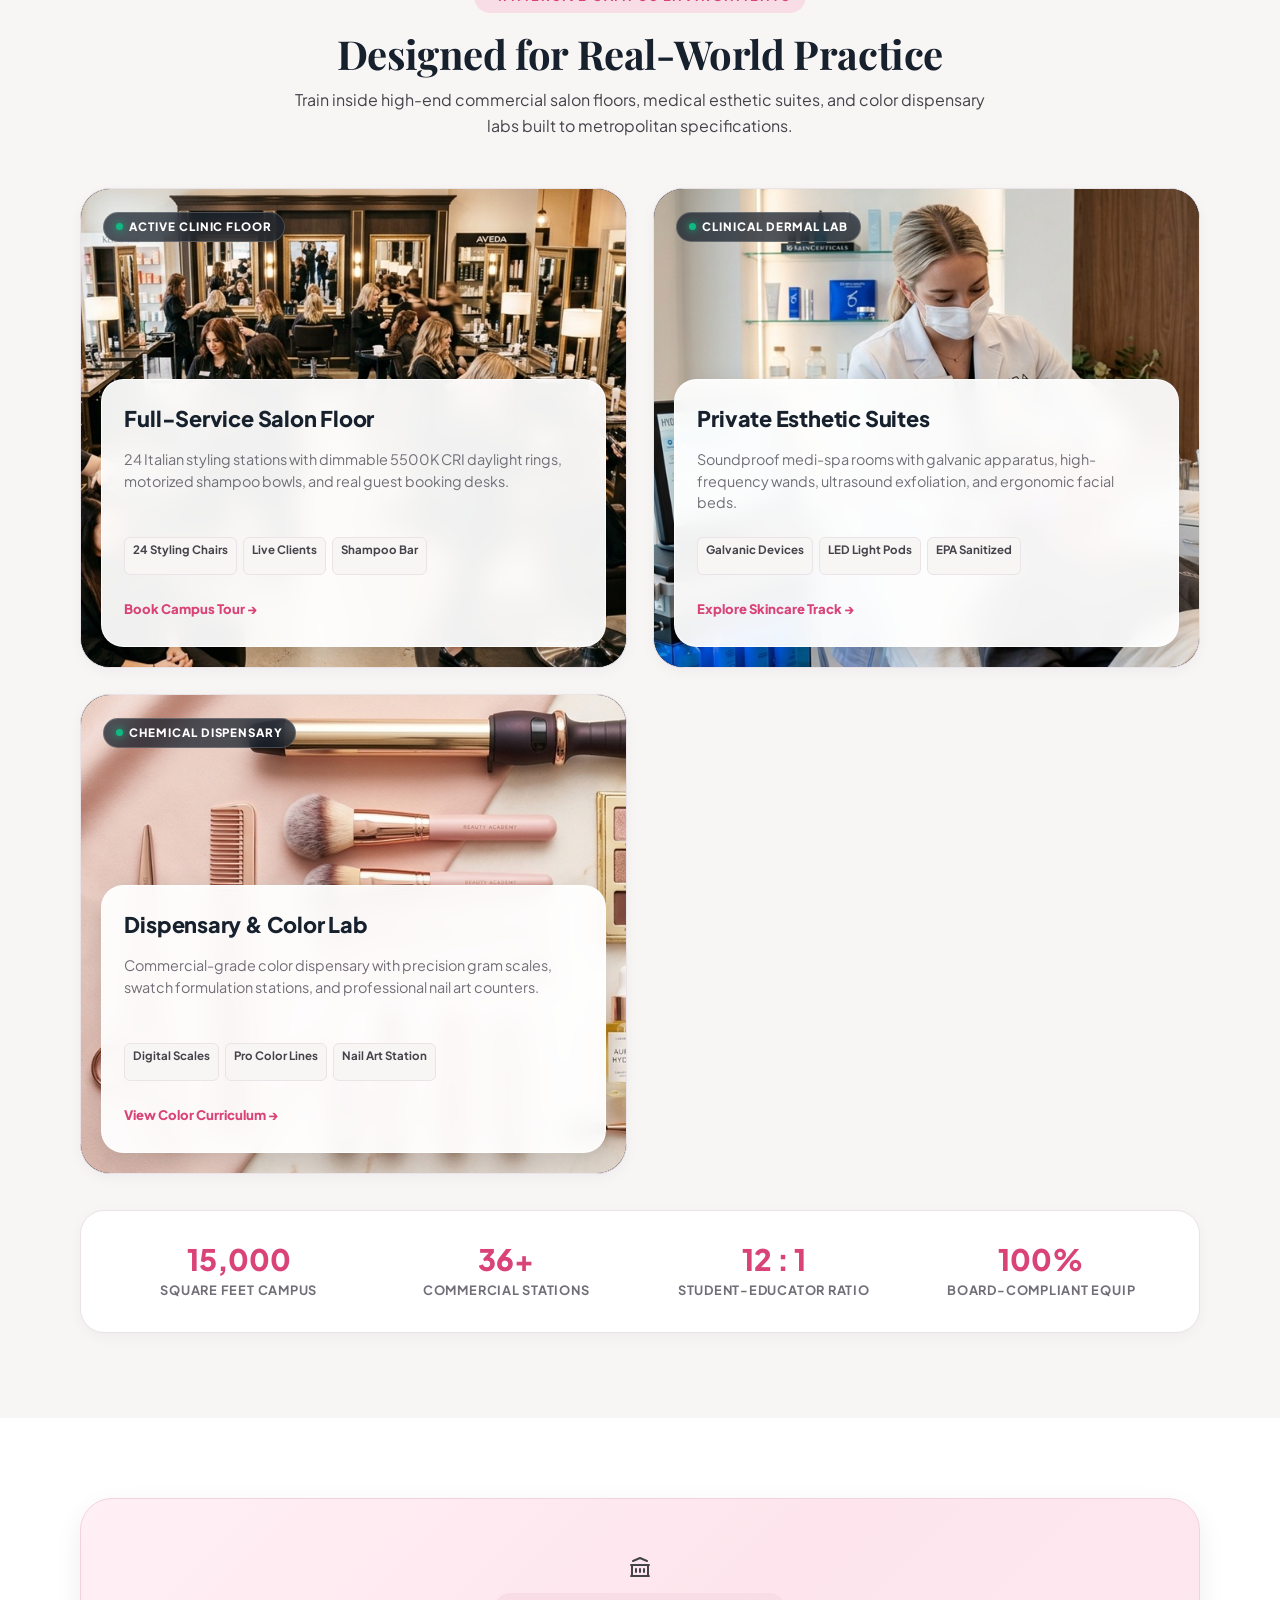
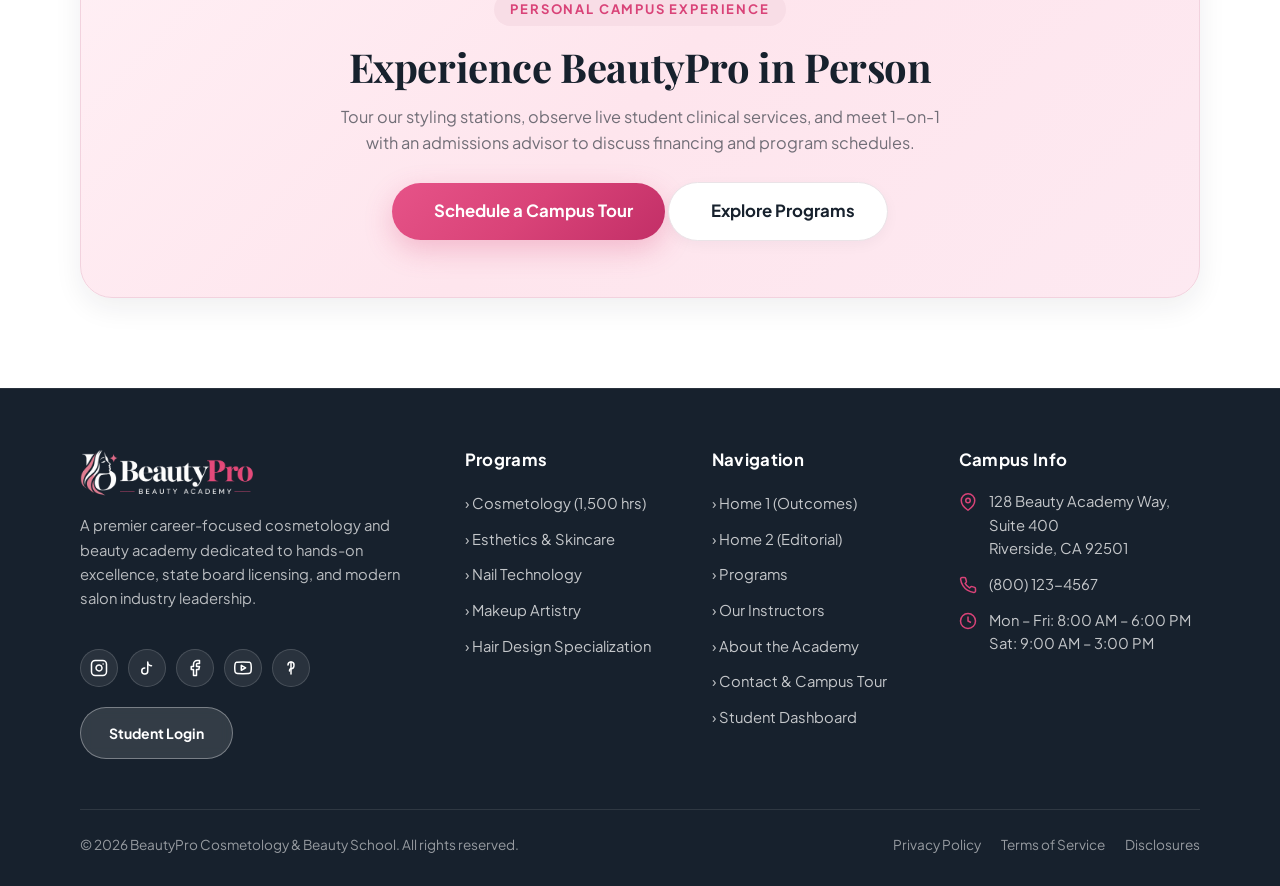
<file: about.html>
<!DOCTYPE html>
<html lang="en" dir="ltr">
<head>
  <meta charset="UTF-8">
  <meta name="viewport" content="width=device-width, initial-scale=1.0">
  <title>About Us | BeautyPro Cosmetology &amp; Beauty School</title>
  <meta name="description" content="Learn about BeautyPro Academy's story, mission, modern campus facilities, and dedication to excellence in beauty education.">
  <link rel="icon" type="image/png" href="assets/images/logo.png">
  <link rel="stylesheet" href="css/style.css">
</head>
<body>
  <!-- Attractive Luxury Preloader -->
  <div id="page-loader" class="page-loader" aria-hidden="true">
    <div class="loader-content">
      <div class="loader-logo-ring">
        <img src="assets/images/logo.png" alt="BeautyPro Beauty Academy" class="loader-logo-img">
      </div>
      <div class="loader-bar-wrap">
        <div class="loader-bar-fill"></div>
      </div>
      <span class="loader-text">BEAUTY ACADEMY</span>
    </div>
  </div>


  <!-- Shared Header -->
  <header class="site-header" id="site-header">
    <div class="nav-container">
      <a href="index.html" class="brand-logo" id="brand-logo" aria-label="BeautyPro Home">
        <img src="assets/images/logo.png" alt="BeautyPro Beauty Academy" class="brand-logo-img logo-light" width="165" height="46">
        <img src="assets/images/logo_dark.png" alt="BeautyPro Beauty Academy" class="brand-logo-img logo-dark" width="165" height="46">
      </a>

      <!-- Desktop Navigation -->
      <nav class="desktop-nav" aria-label="Desktop Navigation">
        <ul class="desktop-nav-links">
          <li class="nav-dropdown">
            <button class="nav-link nav-dropdown-toggle" aria-expanded="false" id="home-dropdown-btn">
              Home
              <svg class="dropdown-arrow" width="14" height="14" viewBox="0 0 24 24" fill="none" stroke="currentColor" stroke-width="2">
                <polyline points="6 9 12 15 18 9"></polyline>
              </svg>
            </button>
            <div class="nav-dropdown-menu" aria-labelledby="home-dropdown-btn">
              <a href="index.html" class="nav-dropdown-item">Home 1 — Graduate Success</a>
              <a href="home-2.html" class="nav-dropdown-item">Home 2 — Editorial Split</a>
            </div>
          </li>
          <li><a href="programs.html" class="nav-link">Programs</a></li>
          <li><a href="instructors.html" class="nav-link">Instructors</a></li>
          <li><a href="about.html" class="nav-link active">About</a></li>
          <li><a href="contact.html" class="nav-link">Contact</a></li>
          <li><a href="dashboard.html" class="nav-link">Dashboard</a></li>
        </ul>

        <!-- Unified Desktop Actions Group (Equal 12px Spacing Between All Buttons) -->
        <div class="nav-actions-group">
          <button class="icon-toggle-btn rtl-toggle" aria-label="Switch text direction (LTR / RTL)" title="Toggle RTL / LTR text direction">
            <svg viewBox="0 0 24 24" fill="none" stroke="currentColor" stroke-width="2.2" stroke-linecap="round" stroke-linejoin="round">
              <path d="M3 8h13M13 4l4 4-4 4M21 16H8M11 20l-4-4 4-4"/>
            </svg>
          </button>

          <button class="icon-toggle-btn theme-toggle" aria-label="Toggle light / dark mode" title="Toggle Light / Dark mode">
            <svg class="icon-sun" viewBox="0 0 24 24" fill="none" stroke="currentColor" stroke-width="2" stroke-linecap="round" stroke-linejoin="round">
              <circle cx="12" cy="12" r="5"></circle>
              <line x1="12" y1="1" x2="12" y2="3"></line>
              <line x1="12" y1="21" x2="12" y2="23"></line>
              <line x1="4.22" y1="4.22" x2="5.64" y2="5.64"></line>
              <line x1="18.36" y1="18.36" x2="19.78" y2="19.78"></line>
              <line x1="1" y1="12" x2="3" y2="12"></line>
              <line x1="21" y1="12" x2="23" y2="12"></line>
              <line x1="4.22" y1="19.78" x2="5.64" y2="18.36"></line>
              <line x1="18.36" y1="5.64" x2="19.78" y2="4.22"></line>
            </svg>
            <svg class="icon-moon" viewBox="0 0 24 24" fill="none" stroke="currentColor" stroke-width="2" stroke-linecap="round" stroke-linejoin="round">
              <path d="M21 12.79A9 9 0 1 1 11.21 3 7 7 0 0 0 21 12.79z"></path>
            </svg>
          </button>

          <a href="login.html" class="btn-nav-secondary">Login</a>
          <a href="contact.html#section-enquiry-form" class="btn-nav-primary">Apply Now</a>
        </div>
      </nav>

      <!-- Mobile & Tablet Header Controls -->
      <div class="header-actions-mobile">
        <button class="hamburger-btn" id="hamburger-btn" aria-label="Toggle navigation menu" aria-expanded="false">
          <span class="hamburger-line"></span>
          <span class="hamburger-line"></span>
          <span class="hamburger-line"></span>
        </button>
      </div>
    </div>
  </header>

  <!-- Mobile Navigation Drawer -->
  <div class="mobile-nav-backdrop" id="mobile-nav-backdrop"></div>
  <aside class="mobile-nav-drawer" id="mobile-nav-drawer" aria-label="Mobile Navigation">
    <div class="mobile-nav-header">
      <div class="brand-logo">
        <img src="assets/images/logo.png" alt="BeautyPro Beauty Academy" class="brand-logo-img logo-light" width="150" height="42">
        <img src="assets/images/logo_dark.png" alt="BeautyPro Beauty Academy" class="brand-logo-img logo-dark" width="150" height="42">
      </div>
      <button class="mobile-nav-close" id="mobile-nav-close" aria-label="Close menu">
        <svg width="18" height="18" viewBox="0 0 24 24" fill="none" stroke="currentColor" stroke-width="2.5" stroke-linecap="round" stroke-linejoin="round">
          <line x1="18" y1="6" x2="6" y2="18"></line>
          <line x1="6" y1="6" x2="18" y2="18"></line>
        </svg>
      </button>
    </div>
    <ul class="mobile-nav-links">
      <li>
        <div class="mobile-dropdown-header" id="mobile-home-toggle">
          <span>Home Pages</span>
          <svg class="dropdown-arrow" width="14" height="14" viewBox="0 0 24 24" fill="none" stroke="currentColor" stroke-width="2">
            <polyline points="6 9 12 15 18 9"></polyline>
          </svg>
        </div>
        <div class="mobile-sublinks">
          <a href="index.html" class="mobile-sublink">Home 1 (Graduate Success)</a>
          <a href="home-2.html" class="mobile-sublink">Home 2 (Editorial Split)</a>
        </div>
      </li>
      <li><a href="programs.html" class="mobile-nav-link">Programs</a></li>
      <li><a href="instructors.html" class="mobile-nav-link">Instructors</a></li>
      <li><a href="about.html" class="mobile-nav-link active">About</a></li>
      <li><a href="contact.html" class="mobile-nav-link">Contact</a></li>
      <li><a href="dashboard.html" class="mobile-nav-link">Dashboard</a></li>
    </ul>

    <div class="mobile-nav-toggles">
      <button class="mobile-toggle-btn rtl-toggle" aria-label="Switch text direction">
        <svg viewBox="0 0 24 24" fill="none" stroke="currentColor" stroke-width="2.2" stroke-linecap="round" stroke-linejoin="round" width="18" height="18">
          <path d="M3 8h13M13 4l4 4-4 4M21 16H8M11 20l-4-4 4-4"/>
        </svg>
        <span>RTL / LTR</span>
      </button>
      <button class="mobile-toggle-btn theme-toggle" aria-label="Toggle theme">
        <svg class="icon-moon" viewBox="0 0 24 24" fill="none" stroke="currentColor" stroke-width="2" width="18" height="18">
          <path d="M21 12.79A9 9 0 1 1 11.21 3 7 7 0 0 0 21 12.79z"></path>
        </svg>
        <svg class="icon-sun" viewBox="0 0 24 24" fill="none" stroke="currentColor" stroke-width="2" width="18" height="18">
          <circle cx="12" cy="12" r="5"></circle>
          <line x1="12" y1="1" x2="12" y2="3"></line>
          <line x1="12" y1="21" x2="12" y2="23"></line>
          <line x1="4.22" y1="4.22" x2="5.64" y2="5.64"></line>
          <line x1="18.36" y1="18.36" x2="19.78" y2="19.78"></line>
          <line x1="1" y1="12" x2="3" y2="12"></line>
          <line x1="21" y1="12" x2="23" y2="12"></line>
          <line x1="4.22" y1="19.78" x2="5.64" y2="18.36"></line>
          <line x1="18.36" y1="5.64" x2="19.78" y2="4.22"></line>
        </svg>
        <span>Theme</span>
      </button>
    </div>
    <div class="mobile-nav-footer">
      <a href="login.html" class="btn btn-secondary btn-full">Login</a>
      <a href="contact.html#section-enquiry-form" class="btn btn-primary btn-full">Apply Now</a>
    </div>
  </aside>

  <main>
    <!-- SECTION 1: HERO BANNER (LittleBloom Animated Banner with Breadcrumbs) -->
    <section class="page-banner" id="about-hero">
      <div class="animated-bg" aria-hidden="true">
        <span class="blob b1"></span>
        <span class="blob b2"></span>
      </div>
      <div class="container position-relative">
        <span class="hero-badge"><i class="bi bi-flower1"></i> Our Heritage &amp; Mission</span>
        <h1 class="mt-3">About BeautyPro Academy</h1>
        <p>Building skilled professionals and inspiring lifelong careers through accredited cosmetology, clinical esthetics, and salon leadership education.</p>
        <nav class="breadcrumb-nav" aria-label="breadcrumb">
          <a href="index.html">Home</a>
          <span class="sep">/</span>
          <span>About Academy</span>
        </nav>
      </div>
    </section>

    <!-- SECTION 2: THE BEAUTYPRO STORY (LittleBloom Split Photo + Stat Counters) -->
    <section class="content-section section-bg-white" id="section-story">
      <div class="container">
        <div class="split-story-grid">
          <!-- Left: Single Framed Photo with Floating Media Badge -->
          <div class="about-single-img">
            <img src="assets/images/about_campus_building.jpg" alt="Modern BeautyPro Academy exterior campus in Riverside" width="580" height="460" loading="lazy">
            <div class="floating-media-badge">
              <span class="badge-icon">★</span>
              <div>
                <strong>Top-Rated Academy</strong>
                <span>Over 14 Years of Excellence</span>
              </div>
            </div>
          </div>

          <!-- Right: Story Narrative + Stat Boxes -->
          <div>
            <span class="eyebrow">Our Origin Story</span>
            <h2 class="section-title">Pioneering Career-First Beauty Training</h2>
            <p>Founded in 2012, BeautyPro began with a clear purpose: to bridge the gap between traditional trade school requirements and the high-energy reality of modern metropolitan salons and medical spas.</p>
            <p>Our 15,000 sq. ft. flagship campus features Italian hydraulic styling stations, private clinical treatment suites, and a dedicated digital portfolio photography studio — ensuring you build clinical confidence before graduation.</p>

            <!-- 3 Stat Counter Boxes (LittleBloom Style) -->
            <div class="stat-row">
              <div class="stat-box">
                <div class="stat-num">5k+</div>
                <div class="stat-label">Graduates</div>
              </div>
              <div class="stat-box">
                <div class="stat-num">98%</div>
                <div class="stat-label">Board Pass Rate</div>
              </div>
              <div class="stat-box">
                <div class="stat-num">100%</div>
                <div class="stat-label">Placement Support</div>
              </div>
            </div>
          </div>
        </div>
      </div>
    </section>

    <!-- SECTION 3: OUR GUIDING PROMISES (Luxury 4-Pillar Showcase - Unique Layout) -->
    <section class="content-section section-bg-soft" id="section-values">
      <div class="container">
        <div class="section-head center">
          <span class="eyebrow"><i class="bi bi-patch-check me-1"></i> What We Stand For</span>
          <h2 class="section-title">Our Guiding Promises</h2>
          <p class="section-subtitle">Four non-negotiable educational pillars backing every hour of student instruction and licensing preparation.</p>
        </div>

        <div class="promises-showcase-grid">
          <!-- Pillar 1 -->
          <article class="promise-pillar-card">
            <div class="promise-pillar-header">
              <span class="promise-pillar-icon" aria-hidden="true">✦</span>
              <span class="promise-pillar-code">PILLAR 01</span>
            </div>
            <h3>Excellence in Education</h3>
            <p>Curriculums continuously updated against state board requirements, precision shears technique, and editorial fashion trends.</p>
            <div class="promise-pillar-guarantee">
              <svg viewBox="0 0 24 24" fill="none" stroke="currentColor" stroke-width="2.5"><polyline points="20 6 9 17 4 12"></polyline></svg>
              <span>98% First-Time Pass Rate</span>
            </div>
          </article>

          <!-- Pillar 2 -->
          <article class="promise-pillar-card">
            <div class="promise-pillar-header">
              <span class="promise-pillar-icon" aria-hidden="true"><svg width="22" height="22" viewBox="0 0 24 24" fill="none" stroke="currentColor" stroke-width="2" stroke-linecap="round" stroke-linejoin="round"><polygon points="6 3 18 3 22 9 12 22 2 9 6 3"></polygon></svg></span>
              <span class="promise-pillar-code">PILLAR 02</span>
            </div>
            <h3>Student-First Success</h3>
            <p>Lifelong career mentorship, portfolio shoot styling, 1-on-1 practical mock exams, and top-tier metropolitan salon placement.</p>
            <div class="promise-pillar-guarantee">
              <svg viewBox="0 0 24 24" fill="none" stroke="currentColor" stroke-width="2.5"><polyline points="20 6 9 17 4 12"></polyline></svg>
              <span>100% Placement Support</span>
            </div>
          </article>

          <!-- Pillar 3 -->
          <article class="promise-pillar-card">
            <div class="promise-pillar-header">
              <span class="promise-pillar-icon" aria-hidden="true"><svg width="22" height="22" viewBox="0 0 24 24" fill="none" stroke="currentColor" stroke-width="2" stroke-linecap="round" stroke-linejoin="round"><path d="M12 22s8-4 8-10V5l-8-3-8 3v7c0 6 8 10 8 10z"></path></svg></span>
              <span class="promise-pillar-code">PILLAR 03</span>
            </div>
            <h3>Clinical Integrity &amp; Safety</h3>
            <p>Hospital-grade autoclave sterilization, EPA germicidal protocols, and dermatological consultation methods taught on day one.</p>
            <div class="promise-pillar-guarantee">
              <svg viewBox="0 0 24 24" fill="none" stroke="currentColor" stroke-width="2.5"><polyline points="20 6 9 17 4 12"></polyline></svg>
              <span>Medical-Grade Standards</span>
            </div>
          </article>

          <!-- Pillar 4 -->
          <article class="promise-pillar-card">
            <div class="promise-pillar-header">
              <span class="promise-pillar-icon" aria-hidden="true"><svg width="24" height="24" viewBox="0 0 24 24" fill="none" stroke="currentColor" stroke-width="2" stroke-linecap="round" stroke-linejoin="round"><path d="M11 15h2a2 2 0 1 0 0-4h-3c-.6 0-1.1.2-1.4.6L3 17"></path><path d="m7 21 1.6-1.4c.3-.4.8-.6 1.4-.6h4c1.1 0 2.1-.4 2.8-1.2l4.6-4.4a2 2 0 0 0-2.8-2.8L15 14"></path><path d="m14 13-1.5-1.5a2 2 0 0 0-2.8 0L8 13"></path></svg></span>
              <span class="promise-pillar-code">PILLAR 04</span>
            </div>
            <h3>Transparent Tuition</h3>
            <p>All professional shears, mannequins, textbooks, Milady digital access, and state exam kits included without surprise add-on fees.</p>
            <div class="promise-pillar-guarantee">
              <svg viewBox="0 0 24 24" fill="none" stroke="currentColor" stroke-width="2.5"><polyline points="20 6 9 17 4 12"></polyline></svg>
              <span>Complete Pro Kit Included</span>
            </div>
          </article>
        </div>
      </div>
    </section>

    <!-- SECTION 4: ACADEMY MILESTONES (LittleBloom Timeline) -->
    <section class="content-section section-bg-white" id="section-timeline">
      <div class="container">
        <div class="section-head center">
          <span class="eyebrow">The Journey</span>
          <h2 class="section-title">How BeautyPro Bloomed</h2>
          <p class="section-subtitle">A decade of educational innovation and graduate achievements in professional beauty.</p>
        </div>

        <div class="timeline">
          <!-- Milestone 1 -->
          <div class="timeline-item">
            <div class="tl-year">2012</div>
            <div class="timeline-item-body">
              <h3>The First Styling Studio</h3>
              <p>BeautyPro launched with 10 styling stations and a passionate mission to elevate cosmetology training into a respected creative profession.</p>
            </div>
          </div>

          <!-- Milestone 2 -->
          <div class="timeline-item">
            <div class="tl-year">2016</div>
            <div class="timeline-item-body">
              <h3>State Board Accreditation &amp; Expansion</h3>
              <p>Earned full California State Board licensing accreditation and achieved a 98% first-time examination pass rate across all graduating cohorts.</p>
            </div>
          </div>

          <!-- Milestone 3 -->
          <div class="timeline-item">
            <div class="tl-year">2021</div>
            <div class="timeline-item-body">
              <h3>Clinical Esthetics &amp; MedSpa Suites</h3>
              <p>Added 6 private medical-grade skincare suites, high-frequency equipment, and European facial apparatus to serve expanding wellness industries.</p>
            </div>
          </div>

          <!-- Milestone 4 -->
          <div class="timeline-item">
            <div class="tl-year">2026</div>
            <div class="timeline-item-body">
              <h3>Digital Student Dashboard &amp; 5,000 Alumni</h3>
              <p>Over 5,000 successful alumni now lead salons, spas, and bridal agencies globally, supported by our interactive hours and exam tracker portal.</p>
            </div>
          </div>
        </div>
      </div>
    </section>

    <!-- SECTION 5: DESIGNED FOR REAL-WORLD PRACTICE (Immersive 3-Column Spatial Grid - Unique Layout) -->
    <section class="content-section section-bg-soft" id="section-facilities">
      <div class="container">
        <div class="section-head center">
          <span class="eyebrow"><i class="bi bi-building me-1"></i> Immersive Campus Environments</span>
          <h2 class="section-title">Designed for Real-World Practice</h2>
          <p class="section-subtitle">Train inside high-end commercial salon floors, medical esthetic suites, and color dispensary labs built to metropolitan specifications.</p>
        </div>

        <div class="facility-spatial-grid">
          <!-- Space 1: Live Salon Floor -->
          <article class="facility-spatial-card">
            <img src="assets/images/facility_salon_clinic.jpg" alt="Full-service metropolitan salon clinic floor" class="fsc-bg-img" loading="lazy">
            <div class="fsc-top-bar">
              <span class="fsc-status-pill">
                <span class="status-dot"></span> Active Clinic Floor
              </span>
            </div>
            <div class="fsc-glass-overlay">
              <h3>Full-Service Salon Floor</h3>
              <p>24 Italian styling stations with dimmable 5500K CRI daylight rings, motorized shampoo bowls, and real guest booking desks.</p>
              <div class="fsc-specs-pills">
                <span class="fsc-spec-tag">24 Styling Chairs</span>
                <span class="fsc-spec-tag">Live Clients</span>
                <span class="fsc-spec-tag">Shampoo Bar</span>
              </div>
              <a href="contact.html" class="fsc-explore-btn">Book Campus Tour &rarr;</a>
            </div>
          </article>

          <!-- Space 2: Private Esthetic Suites -->
          <article class="facility-spatial-card">
            <img src="assets/images/facility_esthetic_suite.jpg" alt="Clinical esthetic suites and medi-spa beds" class="fsc-bg-img" loading="lazy">
            <div class="fsc-top-bar">
              <span class="fsc-status-pill">
                <span class="status-dot"></span> Clinical Dermal Lab
              </span>
            </div>
            <div class="fsc-glass-overlay">
              <h3>Private Esthetic Suites</h3>
              <p>Soundproof medi-spa rooms with galvanic apparatus, high-frequency wands, ultrasound exfoliation, and ergonomic facial beds.</p>
              <div class="fsc-specs-pills">
                <span class="fsc-spec-tag">Galvanic Devices</span>
                <span class="fsc-spec-tag">LED Light Pods</span>
                <span class="fsc-spec-tag">EPA Sanitized</span>
              </div>
              <a href="programs.html" class="fsc-explore-btn">Explore Skincare Track &rarr;</a>
            </div>
          </article>

          <!-- Space 3: Dispensary & Pro Formulation Lab -->
          <article class="facility-spatial-card">
            <img src="assets/images/facility_color_lab.jpg" alt="Cosmetic formulation lab and professional chemical dispensary" class="fsc-bg-img" loading="lazy">
            <div class="fsc-top-bar">
              <span class="fsc-status-pill">
                <span class="status-dot"></span> Chemical Dispensary
              </span>
            </div>
            <div class="fsc-glass-overlay">
              <h3>Dispensary &amp; Color Lab</h3>
              <p>Commercial-grade color dispensary with precision gram scales, swatch formulation stations, and professional nail art counters.</p>
              <div class="fsc-specs-pills">
                <span class="fsc-spec-tag">Digital Scales</span>
                <span class="fsc-spec-tag">Pro Color Lines</span>
                <span class="fsc-spec-tag">Nail Art Station</span>
              </div>
              <a href="programs.html" class="fsc-explore-btn">View Color Curriculum &rarr;</a>
            </div>
          </article>
        </div>

        <!-- Campus Spec Summary Bar -->
        <div class="campus-spec-bar">
          <div class="csb-item">
            <span class="csb-num">15,000</span>
            <span class="csb-label">Square Feet Campus</span>
          </div>
          <div class="csb-item">
            <span class="csb-num">36+</span>
            <span class="csb-label">Commercial Stations</span>
          </div>
          <div class="csb-item">
            <span class="csb-num">12 : 1</span>
            <span class="csb-label">Student-Educator Ratio</span>
          </div>
          <div class="csb-item">
            <span class="csb-num">100%</span>
            <span class="csb-label">Board-Compliant Equip</span>
          </div>
        </div>
      </div>
    </section>

    <!-- SECTION 6: CAMPUS TOUR CTA PANEL (LittleBloom Newsletter Panel Style) -->
    <section class="content-section section-bg-white pre-footer-cta-section" id="section-about-cta">
      <div class="container">
        <div class="newsletter-panel">
          <div class="np-inner">
            <div class="np-emoji" aria-hidden="true"><svg width="24" height="24" viewBox="0 0 24 24" fill="none" stroke="currentColor" stroke-width="2" stroke-linecap="round" stroke-linejoin="round"><path d="M3 21h18M3 10h18M5 6l7-3 7 3M4 10v11M20 10v11M8 14v3M12 14v3M16 14v3"></path></svg></div>
            <span class="eyebrow" style="justify-content:center">Personal Campus Experience</span>
            <h2>Experience BeautyPro in Person</h2>
            <p>Tour our styling stations, observe live student clinical services, and meet 1-on-1 with an admissions advisor to discuss financing and program schedules.</p>
            <div class="d-flex flex-wrap gap-3 justify-content-center">
              <a href="contact.html" class="btn btn-brand btn-lg"><i class="bi bi-calendar-check me-2"></i>Schedule a Campus Tour</a>
              <a href="programs.html" class="btn btn-soft btn-lg"><i class="bi bi-mortarboard me-2"></i>Explore Programs</a>
            </div>
          </div>
        </div>
      </div>
    </section>
  </main>

  <!-- Shared Footer -->
  <footer class="site-footer">
    <div class="container">
      <div class="footer-grid">
        <div class="footer-col">
          <div class="brand-logo" style="margin-bottom: 16px;">
            <img src="assets/images/logo_dark.png" alt="BeautyPro Beauty Academy" class="brand-logo-img" width="165" height="46">
          </div>
          <p class="footer-desc">A premier career-focused cosmetology and beauty academy dedicated to hands-on excellence, state board licensing, and modern salon industry leadership.</p>
          <div class="footer-social-links">
            <a href="https://instagram.com" target="_blank" rel="noopener" class="footer-social-icon" aria-label="Instagram">
              <svg width="18" height="18" viewBox="0 0 24 24" fill="none" stroke="currentColor" stroke-width="2" stroke-linecap="round" stroke-linejoin="round"><rect x="2" y="2" width="20" height="20" rx="5" ry="5"></rect><path d="M16 11.37A4 4 0 1 1 12.63 8 4 4 0 0 1 16 11.37z"></path><line x1="17.5" y1="6.5" x2="17.51" y2="6.5"></line></svg>
            </a>
            <a href="https://tiktok.com" target="_blank" rel="noopener" class="footer-social-icon" aria-label="TikTok">
              <svg width="18" height="18" viewBox="0 0 24 24" fill="none" stroke="currentColor" stroke-width="2" stroke-linecap="round" stroke-linejoin="round"><path d="M9 12a4 4 0 1 0 4 4V4a5 5 0 0 0 5 5"></path></svg>
            </a>
            <a href="https://facebook.com" target="_blank" rel="noopener" class="footer-social-icon" aria-label="Facebook">
              <svg width="18" height="18" viewBox="0 0 24 24" fill="none" stroke="currentColor" stroke-width="2" stroke-linecap="round" stroke-linejoin="round"><path d="M18 2h-3a5 5 0 0 0-5 5v3H7v4h3v8h4v-8h3l1-4h-4V7a1 1 0 0 1 1-1h3z"></path></svg>
            </a>
            <a href="https://youtube.com" target="_blank" rel="noopener" class="footer-social-icon" aria-label="YouTube">
              <svg width="18" height="18" viewBox="0 0 24 24" fill="none" stroke="currentColor" stroke-width="2" stroke-linecap="round" stroke-linejoin="round"><path d="M22.54 6.42a2.78 2.78 0 0 0-1.94-2C18.88 4 12 4 12 4s-6.88 0-8.6.46a2.78 2.78 0 0 0-1.94 2A29 29 0 0 0 1 11.75a29 29 0 0 0 .46 5.33A2.78 2.78 0 0 0 3.4 19.1c1.72.46 8.6.46 8.6.46s6.88 0 8.6-.46a2.78 2.78 0 0 0 1.94-2 29 29 0 0 0 .46-5.25 29 29 0 0 0-.46-5.43z"></path><polygon points="9.75 15.02 15.5 11.75 9.75 8.48 9.75 15.02"></polygon></svg>
            </a>
            <a href="https://pinterest.com" target="_blank" rel="noopener" class="footer-social-icon" aria-label="Pinterest">
              <svg width="18" height="18" viewBox="0 0 24 24" fill="none" stroke="currentColor" stroke-width="2" stroke-linecap="round" stroke-linejoin="round"><line x1="12" y1="4" x2="12" y2="20"></line><path d="M8 8a4 4 0 0 1 8 0c0 3-2 5-4 5s-2 2-2 3"></path></svg>
            </a>
          </div>
          <div>
            <a href="login.html" class="btn btn-sm btn-outline-white">Student Login</a>
          </div>
        </div>

        <div class="footer-col">
          <h4>Programs</h4>
          <ul class="footer-links">
            <li><a href="programs.html" class="footer-link">&rsaquo; Cosmetology (1,500 hrs)</a></li>
            <li><a href="programs.html" class="footer-link">&rsaquo; Esthetics &amp; Skincare</a></li>
            <li><a href="programs.html" class="footer-link">&rsaquo; Nail Technology</a></li>
            <li><a href="programs.html" class="footer-link">&rsaquo; Makeup Artistry</a></li>
            <li><a href="programs.html" class="footer-link">&rsaquo; Hair Design Specialization</a></li>
          </ul>
        </div>

        <div class="footer-col">
          <h4>Navigation</h4>
          <ul class="footer-links">
            <li><a href="index.html" class="footer-link">&rsaquo; Home 1 (Outcomes)</a></li>
            <li><a href="home-2.html" class="footer-link">&rsaquo; Home 2 (Editorial)</a></li>
            <li><a href="programs.html" class="footer-link">&rsaquo; Programs</a></li>
            <li><a href="instructors.html" class="footer-link">&rsaquo; Our Instructors</a></li>
            <li><a href="about.html" class="footer-link">&rsaquo; About the Academy</a></li>
            <li><a href="contact.html" class="footer-link">&rsaquo; Contact &amp; Campus Tour</a></li>
            <li><a href="dashboard.html" class="footer-link">&rsaquo; Student Dashboard</a></li>
          </ul>
        </div>

        <div class="footer-col">
          <h4>Campus Info</h4>
          <div class="footer-contact-item">
            <svg width="18" height="18" viewBox="0 0 24 24" fill="none" stroke="currentColor" stroke-width="2"><path d="M21 10c0 7-9 13-9 13s-9-6-9-13a9 9 0 0 1 18 0z"></path><circle cx="12" cy="10" r="3"></circle></svg>
            <span>128 Beauty Academy Way, Suite 400<br>Riverside, CA 92501</span>
          </div>
          <div class="footer-contact-item">
            <svg width="18" height="18" viewBox="0 0 24 24" fill="none" stroke="currentColor" stroke-width="2" stroke-linecap="round" stroke-linejoin="round"><path d="M22 16.92v3a2 2 0 0 1-2.18 2 19.79 19.79 0 0 1-8.63-3.07 19.5 19.5 0 0 1-6-6 19.79 19.79 0 0 1-3.07-8.67A2 2 0 0 1 4.11 2h3a2 2 0 0 1 2 1.72 12.84 12.84 0 0 0 .7 2.81 2 2 0 0 1-.45 2.11L8.09 9.91a16 16 0 0 0 6 6l1.27-1.27a2 2 0 0 1 2.11-.45 12.84 12.84 0 0 0 2.81.7A2 2 0 0 1 22 16.92z"></path></svg>
            <a href="tel:8001234567" style="color: inherit; text-decoration: none;">(800) 123-4567</a>
          </div>
          <div class="footer-contact-item">
            <svg width="18" height="18" viewBox="0 0 24 24" fill="none" stroke="currentColor" stroke-width="2"><circle cx="12" cy="12" r="10"></circle><polyline points="12 6 12 12 16 14"></polyline></svg>
            <span>Mon &ndash; Fri: 8:00 AM &ndash; 6:00 PM<br>Sat: 9:00 AM &ndash; 3:00 PM</span>
          </div>
        </div>
      </div>

      <div class="footer-bottom">
        <div>&copy; 2026 BeautyPro Cosmetology &amp; Beauty School. All rights reserved.</div>
        <div class="footer-legal-links">
          <a href="#">Privacy Policy</a>
          <a href="#">Terms of Service</a>
          <a href="#">Disclosures</a>
        </div>
      </div>
    </div>
  </footer>

  <script src="js/main.js"></script>
  <!-- Back to Top Floating Button -->
  <button id="back-to-top" class="back-to-top-btn" aria-label="Back to top" title="Scroll to top">
    <svg width="20" height="20" viewBox="0 0 24 24" fill="none" stroke="currentColor" stroke-width="2.5" stroke-linecap="round" stroke-linejoin="round">
      <line x1="12" y1="19" x2="12" y2="5"></line>
      <polyline points="5 12 12 5 19 12"></polyline>
    </svg>
  </button>
</body>
</html>
</file>
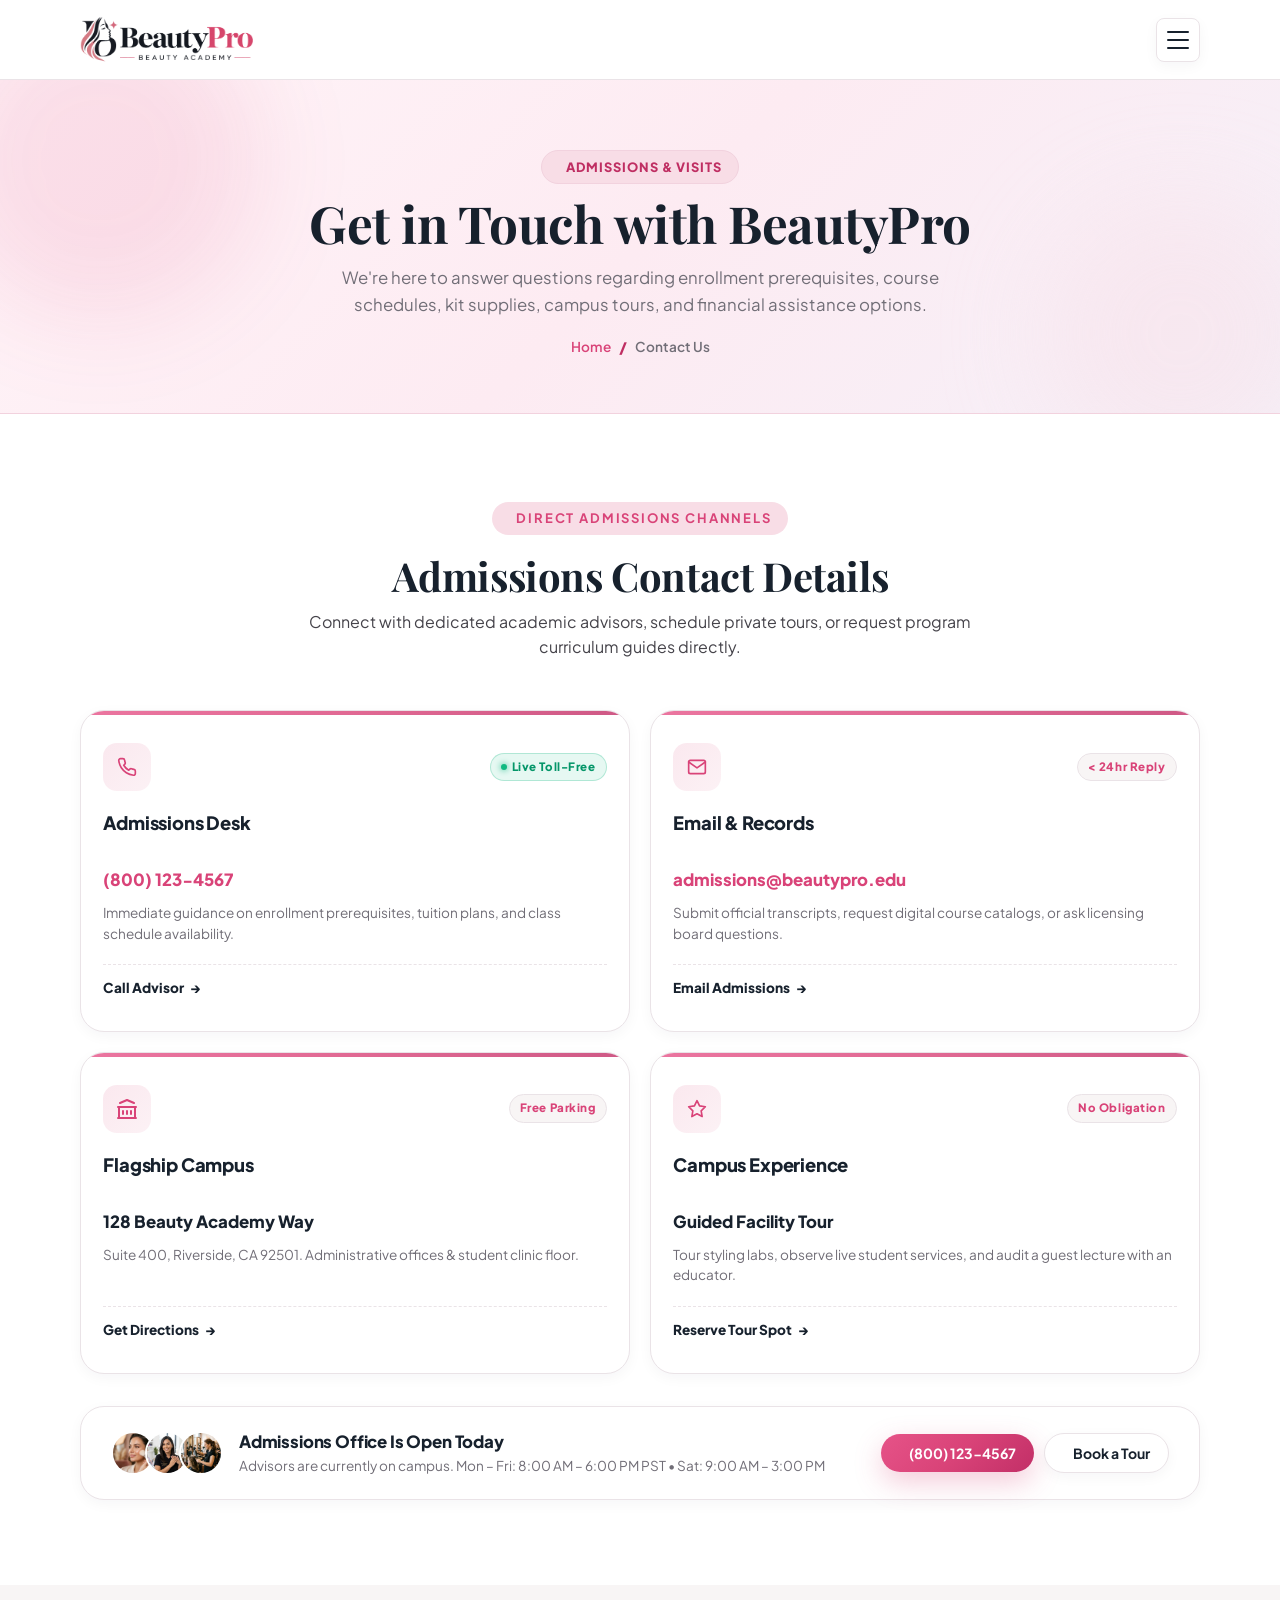
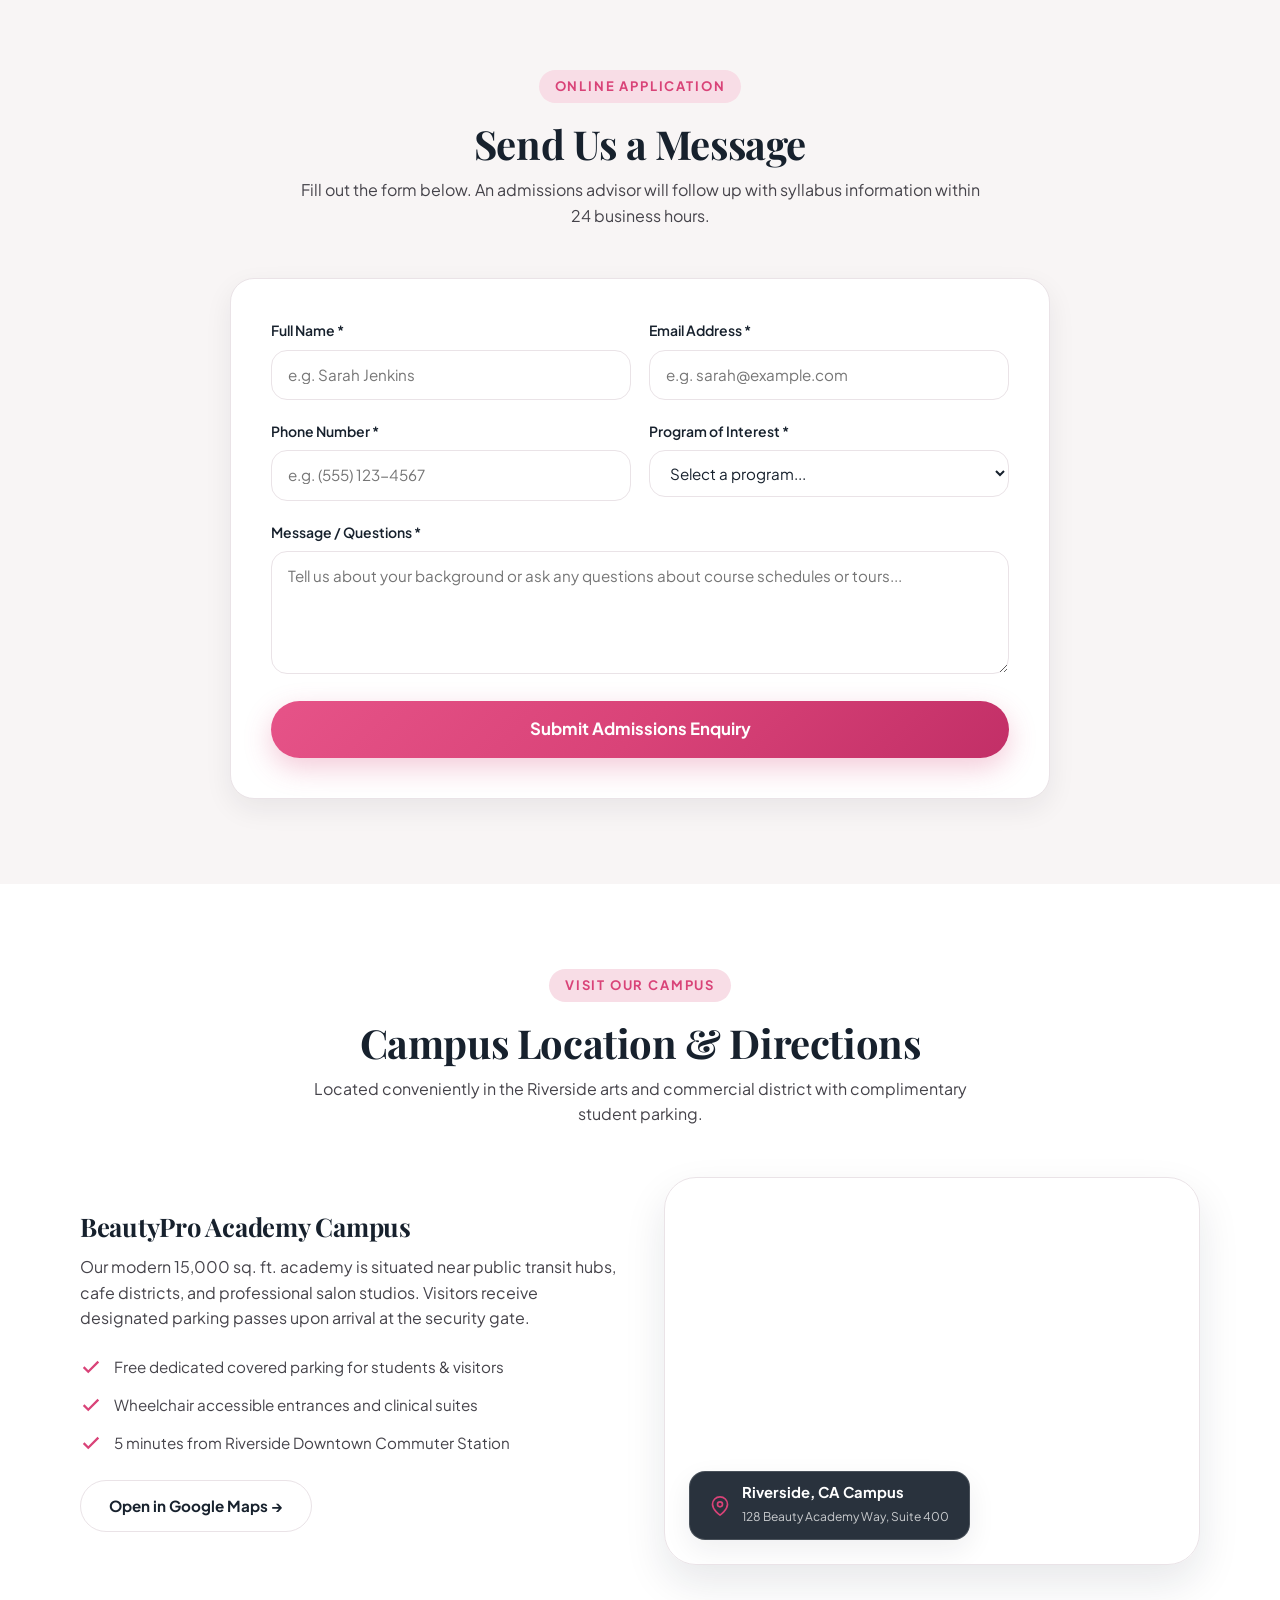
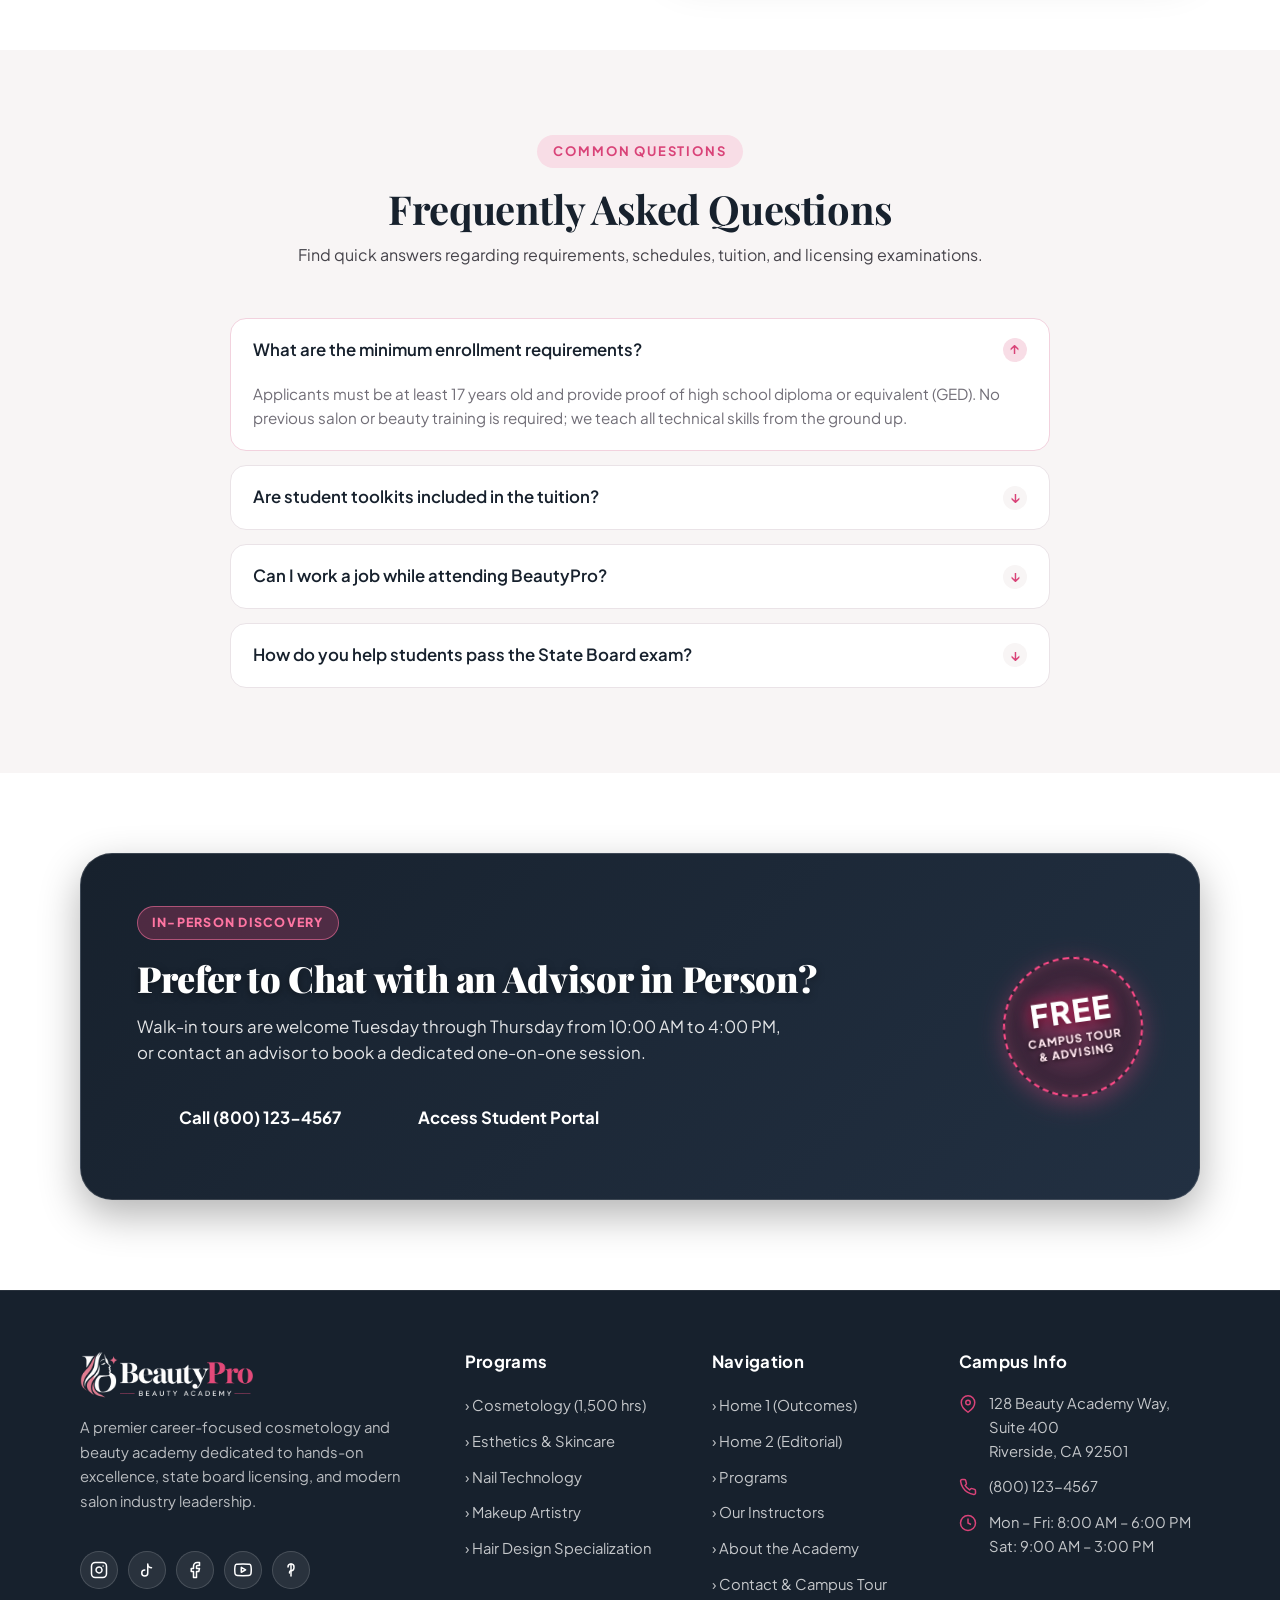
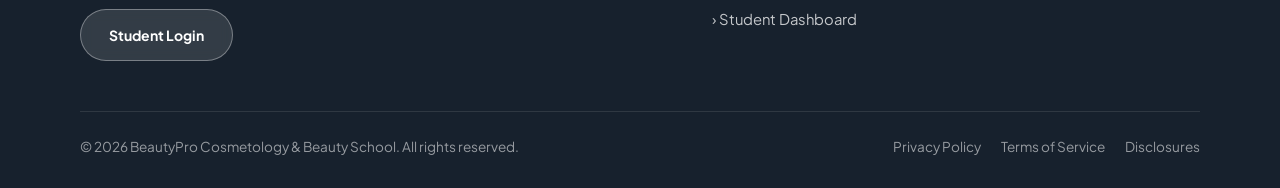
<file: contact.html>
<!DOCTYPE html>
<html lang="en" dir="ltr">
<head>
  <meta charset="UTF-8">
  <meta name="viewport" content="width=device-width, initial-scale=1.0">
  <title>Contact &amp; Admissions | BeautyPro Beauty School</title>
  <meta name="description" content="Connect with BeautyPro admissions advisors, schedule an in-person campus tour, or enquire about program schedules, kits, and tuition plans.">
  <link rel="icon" type="image/png" href="assets/images/logo.png">
  <link rel="stylesheet" href="css/style.css">
</head>
<body>
  <!-- Attractive Luxury Preloader -->
  <div id="page-loader" class="page-loader" aria-hidden="true">
    <div class="loader-content">
      <div class="loader-logo-ring">
        <img src="assets/images/logo.png" alt="BeautyPro Beauty Academy" class="loader-logo-img">
      </div>
      <div class="loader-bar-wrap">
        <div class="loader-bar-fill"></div>
      </div>
      <span class="loader-text">BEAUTY ACADEMY</span>
    </div>
  </div>


  <!-- Shared Header -->
  <header class="site-header" id="site-header">
    <div class="nav-container">
      <a href="index.html" class="brand-logo" id="brand-logo" aria-label="BeautyPro Home">
        <img src="assets/images/logo.png" alt="BeautyPro Beauty Academy" class="brand-logo-img logo-light" width="165" height="46">
        <img src="assets/images/logo_dark.png" alt="BeautyPro Beauty Academy" class="brand-logo-img logo-dark" width="165" height="46">
      </a>

      <!-- Desktop Navigation -->
      <nav class="desktop-nav" aria-label="Desktop Navigation">
        <ul class="desktop-nav-links">
          <li class="nav-dropdown">
            <button class="nav-link nav-dropdown-toggle" aria-expanded="false" id="home-dropdown-btn">
              Home
              <svg class="dropdown-arrow" width="14" height="14" viewBox="0 0 24 24" fill="none" stroke="currentColor" stroke-width="2">
                <polyline points="6 9 12 15 18 9"></polyline>
              </svg>
            </button>
            <div class="nav-dropdown-menu" aria-labelledby="home-dropdown-btn">
              <a href="index.html" class="nav-dropdown-item">Home 1 — Graduate Success</a>
              <a href="home-2.html" class="nav-dropdown-item">Home 2 — Editorial Split</a>
            </div>
          </li>
          <li><a href="programs.html" class="nav-link">Programs</a></li>
          <li><a href="instructors.html" class="nav-link">Instructors</a></li>
          <li><a href="about.html" class="nav-link">About</a></li>
          <li><a href="contact.html" class="nav-link active">Contact</a></li>
          <li><a href="dashboard.html" class="nav-link">Dashboard</a></li>
        </ul>

        <!-- Unified Desktop Actions Group (Equal 12px Spacing Between All Buttons) -->
        <div class="nav-actions-group">
          <button class="icon-toggle-btn rtl-toggle" aria-label="Switch text direction (LTR / RTL)" title="Toggle RTL / LTR text direction">
            <svg viewBox="0 0 24 24" fill="none" stroke="currentColor" stroke-width="2.2" stroke-linecap="round" stroke-linejoin="round">
              <path d="M3 8h13M13 4l4 4-4 4M21 16H8M11 20l-4-4 4-4"/>
            </svg>
          </button>

          <button class="icon-toggle-btn theme-toggle" aria-label="Toggle light / dark mode" title="Toggle Light / Dark mode">
            <svg class="icon-sun" viewBox="0 0 24 24" fill="none" stroke="currentColor" stroke-width="2" stroke-linecap="round" stroke-linejoin="round">
              <circle cx="12" cy="12" r="5"></circle>
              <line x1="12" y1="1" x2="12" y2="3"></line>
              <line x1="12" y1="21" x2="12" y2="23"></line>
              <line x1="4.22" y1="4.22" x2="5.64" y2="5.64"></line>
              <line x1="18.36" y1="18.36" x2="19.78" y2="19.78"></line>
              <line x1="1" y1="12" x2="3" y2="12"></line>
              <line x1="21" y1="12" x2="23" y2="12"></line>
              <line x1="4.22" y1="19.78" x2="5.64" y2="18.36"></line>
              <line x1="18.36" y1="5.64" x2="19.78" y2="4.22"></line>
            </svg>
            <svg class="icon-moon" viewBox="0 0 24 24" fill="none" stroke="currentColor" stroke-width="2" stroke-linecap="round" stroke-linejoin="round">
              <path d="M21 12.79A9 9 0 1 1 11.21 3 7 7 0 0 0 21 12.79z"></path>
            </svg>
          </button>

          <a href="login.html" class="btn-nav-secondary">Login</a>
          <a href="contact.html#section-enquiry-form" class="btn-nav-primary">Apply Now</a>
        </div>
      </nav>

      <!-- Mobile & Tablet Header Controls -->
      <div class="header-actions-mobile">
        <button class="hamburger-btn" id="hamburger-btn" aria-label="Toggle navigation menu" aria-expanded="false">
          <span class="hamburger-line"></span>
          <span class="hamburger-line"></span>
          <span class="hamburger-line"></span>
        </button>
      </div>
    </div>
  </header>

  <!-- Mobile Navigation Drawer -->
  <div class="mobile-nav-backdrop" id="mobile-nav-backdrop"></div>
  <aside class="mobile-nav-drawer" id="mobile-nav-drawer" aria-label="Mobile Navigation">
    <div class="mobile-nav-header">
      <div class="brand-logo">
        <img src="assets/images/logo.png" alt="BeautyPro Beauty Academy" class="brand-logo-img logo-light" width="150" height="42">
        <img src="assets/images/logo_dark.png" alt="BeautyPro Beauty Academy" class="brand-logo-img logo-dark" width="150" height="42">
      </div>
      <button class="mobile-nav-close" id="mobile-nav-close" aria-label="Close menu">
        <svg width="18" height="18" viewBox="0 0 24 24" fill="none" stroke="currentColor" stroke-width="2.5" stroke-linecap="round" stroke-linejoin="round">
          <line x1="18" y1="6" x2="6" y2="18"></line>
          <line x1="6" y1="6" x2="18" y2="18"></line>
        </svg>
      </button>
    </div>
    <ul class="mobile-nav-links">
      <li>
        <div class="mobile-dropdown-header" id="mobile-home-toggle">
          <span>Home Pages</span>
          <svg class="dropdown-arrow" width="14" height="14" viewBox="0 0 24 24" fill="none" stroke="currentColor" stroke-width="2">
            <polyline points="6 9 12 15 18 9"></polyline>
          </svg>
        </div>
        <div class="mobile-sublinks">
          <a href="index.html" class="mobile-sublink">Home 1 (Graduate Success)</a>
          <a href="home-2.html" class="mobile-sublink">Home 2 (Editorial Split)</a>
        </div>
      </li>
      <li><a href="programs.html" class="mobile-nav-link">Programs</a></li>
      <li><a href="instructors.html" class="mobile-nav-link">Instructors</a></li>
      <li><a href="about.html" class="mobile-nav-link">About</a></li>
      <li><a href="contact.html" class="mobile-nav-link active">Contact</a></li>
      <li><a href="dashboard.html" class="mobile-nav-link">Dashboard</a></li>
    </ul>

    <div class="mobile-nav-toggles">
      <button class="mobile-toggle-btn rtl-toggle" aria-label="Switch text direction">
        <svg viewBox="0 0 24 24" fill="none" stroke="currentColor" stroke-width="2.2" stroke-linecap="round" stroke-linejoin="round" width="18" height="18">
          <path d="M3 8h13M13 4l4 4-4 4M21 16H8M11 20l-4-4 4-4"/>
        </svg>
        <span>RTL / LTR</span>
      </button>
      <button class="mobile-toggle-btn theme-toggle" aria-label="Toggle theme">
        <svg class="icon-moon" viewBox="0 0 24 24" fill="none" stroke="currentColor" stroke-width="2" width="18" height="18">
          <path d="M21 12.79A9 9 0 1 1 11.21 3 7 7 0 0 0 21 12.79z"></path>
        </svg>
        <svg class="icon-sun" viewBox="0 0 24 24" fill="none" stroke="currentColor" stroke-width="2" width="18" height="18">
          <circle cx="12" cy="12" r="5"></circle>
          <line x1="12" y1="1" x2="12" y2="3"></line>
          <line x1="12" y1="21" x2="12" y2="23"></line>
          <line x1="4.22" y1="4.22" x2="5.64" y2="5.64"></line>
          <line x1="18.36" y1="18.36" x2="19.78" y2="19.78"></line>
          <line x1="1" y1="12" x2="3" y2="12"></line>
          <line x1="21" y1="12" x2="23" y2="12"></line>
          <line x1="4.22" y1="19.78" x2="5.64" y2="18.36"></line>
          <line x1="18.36" y1="5.64" x2="19.78" y2="4.22"></line>
        </svg>
        <span>Theme</span>
      </button>
    </div>
    <div class="mobile-nav-footer">
      <a href="login.html" class="btn btn-secondary btn-full">Login</a>
      <a href="contact.html#section-enquiry-form" class="btn btn-primary btn-full">Apply Now</a>
    </div>
  </aside>

  <main>
    <!-- SECTION 1: HERO BANNER (LittleBloom Animated Banner with Breadcrumbs) -->
    <section class="page-banner" id="contact-hero">
      <div class="animated-bg" aria-hidden="true">
        <span class="blob b1"></span>
        <span class="blob b2"></span>
      </div>
      <div class="container position-relative">
        <span class="hero-badge"><i class="bi bi-chat-heart"></i> Admissions &amp; Visits</span>
        <h1 class="mt-3">Get in Touch with BeautyPro</h1>
        <p>We're here to answer questions regarding enrollment prerequisites, course schedules, kit supplies, campus tours, and financial assistance options.</p>
        <nav class="breadcrumb-nav" aria-label="breadcrumb">
          <a href="index.html">Home</a>
          <span class="sep">/</span>
          <span>Contact Us</span>
        </nav>
      </div>
    </section>

    <!-- SECTION 2: ADMISSIONS CONTACT DETAILS (Unique 4-Channel Hub + Concierge Bar) -->
    <section class="content-section section-bg-white" id="section-contact-info">
      <div class="container">
        <div class="section-head center">
          <span class="eyebrow"><i class="bi bi-headset me-1"></i> Direct Admissions Channels</span>
          <h2 class="section-title">Admissions Contact Details</h2>
          <p class="section-subtitle">Connect with dedicated academic advisors, schedule private tours, or request program curriculum guides directly.</p>
        </div>

        <div class="contact-channels-hub">
          <!-- Channel 1: Toll-Free Hotline -->
          <article class="contact-hub-card">
            <div class="ch-top-meta">
              <span class="ch-icon-wrapper" aria-hidden="true"><svg width="20" height="20" viewBox="0 0 24 24" fill="none" stroke="currentColor" stroke-width="2" stroke-linecap="round" stroke-linejoin="round"><path d="M22 16.92v3a2 2 0 0 1-2.18 2 19.79 19.79 0 0 1-8.63-3.07 19.5 19.5 0 0 1-6-6 19.79 19.79 0 0 1-3.07-8.67A2 2 0 0 1 4.11 2h3a2 2 0 0 1 2 1.72 12.84 12.84 0 0 0 .7 2.81 2 2 0 0 1-.45 2.11L8.09 9.91a16 16 0 0 0 6 6l1.27-1.27a2 2 0 0 1 2.11-.45 12.84 12.84 0 0 0 2.81.7A2 2 0 0 1 22 16.92z"></path></svg></span>
              <span class="ch-pill-badge ch-pill-live">
                <span class="ch-live-dot"></span> Live Toll-Free
              </span>
            </div>
            <h3>Admissions Desk</h3>
            <a href="tel:8001234567" class="ch-main-value">(800) 123-4567</a>
            <p class="ch-desc-note">Immediate guidance on enrollment prerequisites, tuition plans, and class schedule availability.</p>
            <a href="tel:8001234567" class="ch-action-link">
              <span>Call Advisor</span> &rarr;
            </a>
          </article>

          <!-- Channel 2: Digital Enquiries & Syllabi -->
          <article class="contact-hub-card">
            <div class="ch-top-meta">
              <span class="ch-icon-wrapper" aria-hidden="true"><svg width="20" height="20" viewBox="0 0 24 24" fill="none" stroke="currentColor" stroke-width="2" stroke-linecap="round" stroke-linejoin="round"><path d="M4 4h16c1.1 0 2 .9 2 2v12c0 1.1-.9 2-2 2H4c-1.1 0-2-.9-2-2V6c0-1.1.9-2 2-2z"></path><polyline points="22,6 12,13 2,6"></polyline></svg></span>
              <span class="ch-pill-badge">&lt; 24hr Reply</span>
            </div>
            <h3>Email &amp; Records</h3>
            <a href="mailto:admissions@beautypro.edu" class="ch-main-value">admissions@beautypro.edu</a>
            <p class="ch-desc-note">Submit official transcripts, request digital course catalogs, or ask licensing board questions.</p>
            <a href="mailto:admissions@beautypro.edu" class="ch-action-link">
              <span>Email Admissions</span> &rarr;
            </a>
          </article>

          <!-- Channel 3: Flagship Campus & Salon -->
          <article class="contact-hub-card">
            <div class="ch-top-meta">
              <span class="ch-icon-wrapper" aria-hidden="true"><svg width="24" height="24" viewBox="0 0 24 24" fill="none" stroke="currentColor" stroke-width="2" stroke-linecap="round" stroke-linejoin="round"><path d="M3 21h18M3 10h18M5 6l7-3 7 3M4 10v11M20 10v11M8 14v3M12 14v3M16 14v3"></path></svg></span>
              <span class="ch-pill-badge">Free Parking</span>
            </div>
            <h3>Flagship Campus</h3>
            <span class="ch-main-value" style="color: var(--heading-text);">128 Beauty Academy Way</span>
            <p class="ch-desc-note">Suite 400, Riverside, CA 92501. Administrative offices &amp; student clinic floor.</p>
            <a href="https://maps.google.com" target="_blank" rel="noopener" class="ch-action-link">
              <span>Get Directions</span> &rarr;
            </a>
          </article>

          <!-- Channel 4: 1-on-1 Campus Tour & Advising -->
          <article class="contact-hub-card">
            <div class="ch-top-meta">
              <span class="ch-icon-wrapper" aria-hidden="true"><svg width="20" height="20" viewBox="0 0 24 24" fill="none" stroke="currentColor" stroke-width="2" stroke-linecap="round" stroke-linejoin="round"><polygon points="12 2 15.09 8.26 22 9.27 17 14.14 18.18 21.02 12 17.77 5.82 21.02 7 14.14 2 9.27 8.91 8.26 12 2"></polygon></svg></span>
              <span class="ch-pill-badge">No Obligation</span>
            </div>
            <h3>Campus Experience</h3>
            <span class="ch-main-value" style="color: var(--heading-text);">Guided Facility Tour</span>
            <p class="ch-desc-note">Tour styling labs, observe live student services, and audit a guest lecture with an educator.</p>
            <a href="#section-enquiry-form" class="ch-action-link">
              <span>Reserve Tour Spot</span> &rarr;
            </a>
          </article>
        </div>

        <!-- Live Admissions Concierge Bar -->
        <div class="admissions-concierge-bar">
          <div class="acb-left">
            <div class="acb-avatar-stack">
              <img src="assets/images/student_emily.jpg" alt="Admissions Advisor Emily" class="acb-avatar" width="44" height="44">
              <img src="assets/images/student_jessica.jpg" alt="Admissions Advisor Jessica" class="acb-avatar" width="44" height="44">
              <img src="assets/images/student_taylor.jpg" alt="Admissions Advisor Taylor" class="acb-avatar" width="44" height="44">
            </div>
            <div class="acb-text">
              <h4>Admissions Office Is Open Today</h4>
              <p>Advisors are currently on campus. Mon – Fri: 8:00 AM – 6:00 PM PST &bull; Sat: 9:00 AM – 3:00 PM</p>
            </div>
          </div>
          <div class="acb-actions">
            <a href="tel:8001234567" class="btn btn-brand btn-sm"><i class="bi bi-telephone-fill me-1"></i> (800) 123-4567</a>
            <a href="#section-enquiry-form" class="btn btn-soft btn-sm"><i class="bi bi-calendar-check me-1"></i> Book a Tour</a>
          </div>
        </div>
      </div>
    </section>

    <!-- SECTION 3: INTERACTIVE ENQUIRY FORM -->
    <section class="content-section section-bg-soft" id="section-enquiry-form">
      <div class="container-narrow">
        <div class="section-head center">
          <span class="eyebrow">Online Application</span>
          <h2 class="section-title">Send Us a Message</h2>
          <p class="section-subtitle">Fill out the form below. An admissions advisor will follow up with syllabus information within 24 business hours.</p>
        </div>

        <div class="card-beauty" style="padding: 40px; box-shadow: var(--shadow-md);">
          <!-- Front-End Success Feedback Alert -->
          <div class="form-feedback-alert alert-success" id="form-success-alert" role="alert">
            <strong>Thank you!</strong> Your admissions enquiry has been received. An advisor will contact you shortly with program details.
          </div>

          <form id="contact-form" novalidate>
            <div class="card-grid-2" style="gap: 18px; margin-bottom: 0;">
              <!-- Full Name -->
              <div class="form-group">
                <label for="contact-name" class="form-label">Full Name *</label>
                <input type="text" id="contact-name" class="form-input" placeholder="e.g. Sarah Jenkins" required>
                <div class="invalid-feedback">Please enter your full name (at least 2 letters).</div>
              </div>

              <!-- Email Address -->
              <div class="form-group">
                <label for="contact-email" class="form-label">Email Address *</label>
                <input type="email" id="contact-email" class="form-input" placeholder="e.g. sarah@example.com" required>
                <div class="invalid-feedback">Please enter a valid email address.</div>
              </div>
            </div>

            <div class="card-grid-2" style="gap: 18px; margin-bottom: 0;">
              <!-- Phone -->
              <div class="form-group">
                <label for="contact-phone" class="form-label">Phone Number *</label>
                <input type="tel" id="contact-phone" class="form-input" placeholder="e.g. (555) 123-4567" required>
                <div class="invalid-feedback">Please provide a valid contact phone number.</div>
              </div>

              <!-- Program of Interest -->
              <div class="form-group">
                <label for="contact-program" class="form-label">Program of Interest *</label>
                <select id="contact-program" class="form-select" required>
                  <option value="">Select a program...</option>
                  <option value="cosmetology">Cosmetology Master Program (1,500 Hours)</option>
                  <option value="esthetics">Esthetics &amp; Skincare Track (600 Hours)</option>
                  <option value="nails">Nail Technology Specialist (400 Hours)</option>
                  <option value="makeup">Makeup Artistry &amp; Hair Design (300 Hours)</option>
                </select>
                <div class="invalid-feedback">Please choose your intended area of study.</div>
              </div>
            </div>

            <!-- Message -->
            <div class="form-group">
              <label for="contact-message" class="form-label">Message / Questions *</label>
              <textarea id="contact-message" class="form-textarea" rows="4" placeholder="Tell us about your background or ask any questions about course schedules or tours..." required></textarea>
              <div class="invalid-feedback">Please enter a brief message (at least 10 characters).</div>
            </div>

            <button type="submit" class="btn btn-brand btn-lg btn-full" id="submit-contact-btn">Submit Admissions Enquiry</button>
          </form>
        </div>
      </div>
    </section>

    <!-- SECTION 4: CAMPUS LOCATION & SPLIT MAP (Editorial Split Showcase) -->
    <section class="content-section section-bg-white" id="section-campus-map">
      <div class="container">
        <div class="section-head center">
          <span class="eyebrow">Visit Our Campus</span>
          <h2 class="section-title">Campus Location &amp; Directions</h2>
          <p class="section-subtitle">Located conveniently in the Riverside arts and commercial district with complimentary student parking.</p>
        </div>

        <div class="split-story-grid">
          <!-- Campus Details Card -->
          <div>
            <h3 class="section-title" style="font-size: 1.6rem; margin-bottom: 12px;">BeautyPro Academy Campus</h3>
            <p>Our modern 15,000 sq. ft. academy is situated near public transit hubs, cafe districts, and professional salon studios. Visitors receive designated parking passes upon arrival at the security gate.</p>
            <div style="display: flex; flex-direction: column; gap: 14px; margin: 24px 0;">
              <div style="display: flex; gap: 12px; font-size: 0.95rem;">
                <svg width="22" height="22" viewBox="0 0 24 24" fill="none" stroke="#D94378" stroke-width="2.5" style="flex-shrink:0;"><polyline points="20 6 9 17 4 12"></polyline></svg>
                <span>Free dedicated covered parking for students &amp; visitors</span>
              </div>
              <div style="display: flex; gap: 12px; font-size: 0.95rem;">
                <svg width="22" height="22" viewBox="0 0 24 24" fill="none" stroke="#D94378" stroke-width="2.5" style="flex-shrink:0;"><polyline points="20 6 9 17 4 12"></polyline></svg>
                <span>Wheelchair accessible entrances and clinical suites</span>
              </div>
              <div style="display: flex; gap: 12px; font-size: 0.95rem;">
                <svg width="22" height="22" viewBox="0 0 24 24" fill="none" stroke="#D94378" stroke-width="2.5" style="flex-shrink:0;"><polyline points="20 6 9 17 4 12"></polyline></svg>
                <span>5 minutes from Riverside Downtown Commuter Station</span>
              </div>
            </div>
            <div>
              <a href="https://maps.google.com" target="_blank" rel="noopener" class="btn btn-outline-navy">Open in Google Maps &rarr;</a>
            </div>
          </div>

          <!-- Interactive Map / Campus Image -->
          <div class="about-single-img">
            <iframe 
              src="https://www.google.com/maps/embed?pb=!1m18!1m12!1m3!1d105943.51356763445!2d-117.4727181048842!3d33.95335478440316!2m3!1f0!2f0!3f0!3m2!1i1024!2i768!4f13.1!3m3!1m2!1s0x80dca63892040b2f%3A0x6b2e1f2b43b3bdf4!2sRiverside%2C%20CA!5e0!3m2!1sen!2sus!4v1700000000000!5m2!1sen!2sus" 
              width="100%" 
              height="380" 
              style="border:0; border-radius: var(--radius-xl);" 
              allowfullscreen="" 
              loading="lazy" 
              referrerpolicy="no-referrer-when-downgrade" 
              title="BeautyPro Campus Location Map">
            </iframe>
            <div class="floating-media-badge">
              <span class="badge-icon"><svg width="20" height="20" viewBox="0 0 24 24" fill="none" stroke="currentColor" stroke-width="2" stroke-linecap="round" stroke-linejoin="round"><path d="M21 10c0 7-9 13-9 13s-9-6-9-13a9 9 0 0 1 18 0z"></path><circle cx="12" cy="10" r="3"></circle></svg></span>
              <div>
                <strong>Riverside, CA Campus</strong>
                <span>128 Beauty Academy Way, Suite 400</span>
              </div>
            </div>
          </div>
        </div>
      </div>
    </section>

    <!-- SECTION 5: FREQUENTLY ASKED QUESTIONS (Accordion) -->
    <section class="content-section section-bg-soft" id="section-faq">
      <div class="container-narrow">
        <div class="section-head center">
          <span class="eyebrow">Common Questions</span>
          <h2 class="section-title">Frequently Asked Questions</h2>
          <p class="section-subtitle">Find quick answers regarding requirements, schedules, tuition, and licensing examinations.</p>
        </div>

        <div class="accordion" id="faq-accordion">
          <!-- FAQ 1 -->
          <div class="accordion-item is-open">
            <button class="accordion-header" aria-expanded="true">
              <span>What are the minimum enrollment requirements?</span>
              <span class="accordion-icon">&darr;</span>
            </button>
            <div class="accordion-body">
              Applicants must be at least 17 years old and provide proof of high school diploma or equivalent (GED). No previous salon or beauty training is required; we teach all technical skills from the ground up.
            </div>
          </div>

          <!-- FAQ 2 -->
          <div class="accordion-item">
            <button class="accordion-header" aria-expanded="false">
              <span>Are student toolkits included in the tuition?</span>
              <span class="accordion-icon">&darr;</span>
            </button>
            <div class="accordion-body">
              Yes! Every enrolled student receives a brand new, industry-standard professional kit with shears, wands, styling combs, cosmetics palettes, and mannequins that remain yours after graduation.
            </div>
          </div>

          <!-- FAQ 3 -->
          <div class="accordion-item">
            <button class="accordion-header" aria-expanded="false">
              <span>Can I work a job while attending BeautyPro?</span>
              <span class="accordion-icon">&darr;</span>
            </button>
            <div class="accordion-body">
              Absolutely. We provide both accelerated full-time day schedules (Monday through Friday, 9am - 5pm) and evening part-time tracks (Monday through Thursday, 5:30pm - 9:30pm) to accommodate working adults.
            </div>
          </div>

          <!-- FAQ 4 -->
          <div class="accordion-item">
            <button class="accordion-header" aria-expanded="false">
              <span>How do you help students pass the State Board exam?</span>
              <span class="accordion-icon">&darr;</span>
            </button>
            <div class="accordion-body">
              Our curriculum features weekly mock practical and written exams simulating exact State Board testing conditions. Students also gain access to our digital study portal with flashcards and practice test questions.
            </div>
          </div>
        </div>
      </div>
    </section>

    <!-- SECTION 6: FINAL ADMISSIONS CTA (LittleBloom Offer Banner Style) -->
    <section class="content-section section-bg-white pre-footer-cta-section" id="section-contact-cta">
      <div class="container">
        <div class="offer-banner">
          <div class="ob-inner">
            <div>
              <span class="ob-tag">In-Person Discovery</span>
              <h2>Prefer to Chat with an Advisor in Person?</h2>
              <p>Walk-in tours are welcome Tuesday through Thursday from 10:00 AM to 4:00 PM, or contact an advisor to book a dedicated one-on-one session.</p>
              <div class="d-flex flex-wrap gap-3 mt-4">
                <a href="tel:8001234567" class="btn btn-light btn-lg"><i class="bi bi-telephone me-2"></i>Call (800) 123-4567</a>
                <a href="dashboard.html" class="btn btn-outline-light btn-lg"><i class="bi bi-speedometer2 me-2"></i>Access Student Portal</a>
              </div>
            </div>
            <div class="discount-stamp">
              <strong>FREE</strong>
              <span>CAMPUS TOUR<br>&amp; ADVISING</span>
            </div>
          </div>
        </div>
      </div>
    </section>
  </main>

  <!-- Shared Footer -->
  <footer class="site-footer">
    <div class="container">
      <div class="footer-grid">
        <div class="footer-col">
          <div class="brand-logo" style="margin-bottom: 16px;">
            <img src="assets/images/logo_dark.png" alt="BeautyPro Beauty Academy" class="brand-logo-img" width="165" height="46">
          </div>
          <p class="footer-desc">A premier career-focused cosmetology and beauty academy dedicated to hands-on excellence, state board licensing, and modern salon industry leadership.</p>
          <div class="footer-social-links">
            <a href="https://instagram.com" target="_blank" rel="noopener" class="footer-social-icon" aria-label="Instagram">
              <svg width="18" height="18" viewBox="0 0 24 24" fill="none" stroke="currentColor" stroke-width="2" stroke-linecap="round" stroke-linejoin="round"><rect x="2" y="2" width="20" height="20" rx="5" ry="5"></rect><path d="M16 11.37A4 4 0 1 1 12.63 8 4 4 0 0 1 16 11.37z"></path><line x1="17.5" y1="6.5" x2="17.51" y2="6.5"></line></svg>
            </a>
            <a href="https://tiktok.com" target="_blank" rel="noopener" class="footer-social-icon" aria-label="TikTok">
              <svg width="18" height="18" viewBox="0 0 24 24" fill="none" stroke="currentColor" stroke-width="2" stroke-linecap="round" stroke-linejoin="round"><path d="M9 12a4 4 0 1 0 4 4V4a5 5 0 0 0 5 5"></path></svg>
            </a>
            <a href="https://facebook.com" target="_blank" rel="noopener" class="footer-social-icon" aria-label="Facebook">
              <svg width="18" height="18" viewBox="0 0 24 24" fill="none" stroke="currentColor" stroke-width="2" stroke-linecap="round" stroke-linejoin="round"><path d="M18 2h-3a5 5 0 0 0-5 5v3H7v4h3v8h4v-8h3l1-4h-4V7a1 1 0 0 1 1-1h3z"></path></svg>
            </a>
            <a href="https://youtube.com" target="_blank" rel="noopener" class="footer-social-icon" aria-label="YouTube">
              <svg width="18" height="18" viewBox="0 0 24 24" fill="none" stroke="currentColor" stroke-width="2" stroke-linecap="round" stroke-linejoin="round"><path d="M22.54 6.42a2.78 2.78 0 0 0-1.94-2C18.88 4 12 4 12 4s-6.88 0-8.6.46a2.78 2.78 0 0 0-1.94 2A29 29 0 0 0 1 11.75a29 29 0 0 0 .46 5.33A2.78 2.78 0 0 0 3.4 19.1c1.72.46 8.6.46 8.6.46s6.88 0 8.6-.46a2.78 2.78 0 0 0 1.94-2 29 29 0 0 0 .46-5.25 29 29 0 0 0-.46-5.43z"></path><polygon points="9.75 15.02 15.5 11.75 9.75 8.48 9.75 15.02"></polygon></svg>
            </a>
            <a href="https://pinterest.com" target="_blank" rel="noopener" class="footer-social-icon" aria-label="Pinterest">
              <svg width="18" height="18" viewBox="0 0 24 24" fill="none" stroke="currentColor" stroke-width="2" stroke-linecap="round" stroke-linejoin="round"><line x1="12" y1="4" x2="12" y2="20"></line><path d="M8 8a4 4 0 0 1 8 0c0 3-2 5-4 5s-2 2-2 3"></path></svg>
            </a>
          </div>
          <div>
            <a href="login.html" class="btn btn-sm btn-outline-white">Student Login</a>
          </div>
        </div>

        <div class="footer-col">
          <h4>Programs</h4>
          <ul class="footer-links">
            <li><a href="programs.html" class="footer-link">&rsaquo; Cosmetology (1,500 hrs)</a></li>
            <li><a href="programs.html" class="footer-link">&rsaquo; Esthetics &amp; Skincare</a></li>
            <li><a href="programs.html" class="footer-link">&rsaquo; Nail Technology</a></li>
            <li><a href="programs.html" class="footer-link">&rsaquo; Makeup Artistry</a></li>
            <li><a href="programs.html" class="footer-link">&rsaquo; Hair Design Specialization</a></li>
          </ul>
        </div>

        <div class="footer-col">
          <h4>Navigation</h4>
          <ul class="footer-links">
            <li><a href="index.html" class="footer-link">&rsaquo; Home 1 (Outcomes)</a></li>
            <li><a href="home-2.html" class="footer-link">&rsaquo; Home 2 (Editorial)</a></li>
            <li><a href="programs.html" class="footer-link">&rsaquo; Programs</a></li>
            <li><a href="instructors.html" class="footer-link">&rsaquo; Our Instructors</a></li>
            <li><a href="about.html" class="footer-link">&rsaquo; About the Academy</a></li>
            <li><a href="contact.html" class="footer-link">&rsaquo; Contact &amp; Campus Tour</a></li>
            <li><a href="dashboard.html" class="footer-link">&rsaquo; Student Dashboard</a></li>
          </ul>
        </div>

        <div class="footer-col">
          <h4>Campus Info</h4>
          <div class="footer-contact-item">
            <svg width="18" height="18" viewBox="0 0 24 24" fill="none" stroke="currentColor" stroke-width="2"><path d="M21 10c0 7-9 13-9 13s-9-6-9-13a9 9 0 0 1 18 0z"></path><circle cx="12" cy="10" r="3"></circle></svg>
            <span>128 Beauty Academy Way, Suite 400<br>Riverside, CA 92501</span>
          </div>
          <div class="footer-contact-item">
            <svg width="18" height="18" viewBox="0 0 24 24" fill="none" stroke="currentColor" stroke-width="2" stroke-linecap="round" stroke-linejoin="round"><path d="M22 16.92v3a2 2 0 0 1-2.18 2 19.79 19.79 0 0 1-8.63-3.07 19.5 19.5 0 0 1-6-6 19.79 19.79 0 0 1-3.07-8.67A2 2 0 0 1 4.11 2h3a2 2 0 0 1 2 1.72 12.84 12.84 0 0 0 .7 2.81 2 2 0 0 1-.45 2.11L8.09 9.91a16 16 0 0 0 6 6l1.27-1.27a2 2 0 0 1 2.11-.45 12.84 12.84 0 0 0 2.81.7A2 2 0 0 1 22 16.92z"></path></svg>
            <a href="tel:8001234567" style="color: inherit; text-decoration: none;">(800) 123-4567</a>
          </div>
          <div class="footer-contact-item">
            <svg width="18" height="18" viewBox="0 0 24 24" fill="none" stroke="currentColor" stroke-width="2"><circle cx="12" cy="12" r="10"></circle><polyline points="12 6 12 12 16 14"></polyline></svg>
            <span>Mon &ndash; Fri: 8:00 AM &ndash; 6:00 PM<br>Sat: 9:00 AM &ndash; 3:00 PM</span>
          </div>
        </div>
      </div>

      <div class="footer-bottom">
        <div>&copy; 2026 BeautyPro Cosmetology &amp; Beauty School. All rights reserved.</div>
        <div class="footer-legal-links">
          <a href="#">Privacy Policy</a>
          <a href="#">Terms of Service</a>
          <a href="#">Disclosures</a>
        </div>
      </div>
    </div>
  </footer>

  <script src="js/main.js"></script>
  <!-- Back to Top Floating Button -->
  <button id="back-to-top" class="back-to-top-btn" aria-label="Back to top" title="Scroll to top">
    <svg width="20" height="20" viewBox="0 0 24 24" fill="none" stroke="currentColor" stroke-width="2.5" stroke-linecap="round" stroke-linejoin="round">
      <line x1="12" y1="19" x2="12" y2="5"></line>
      <polyline points="5 12 12 5 19 12"></polyline>
    </svg>
  </button>
</body>
</html>
</file>
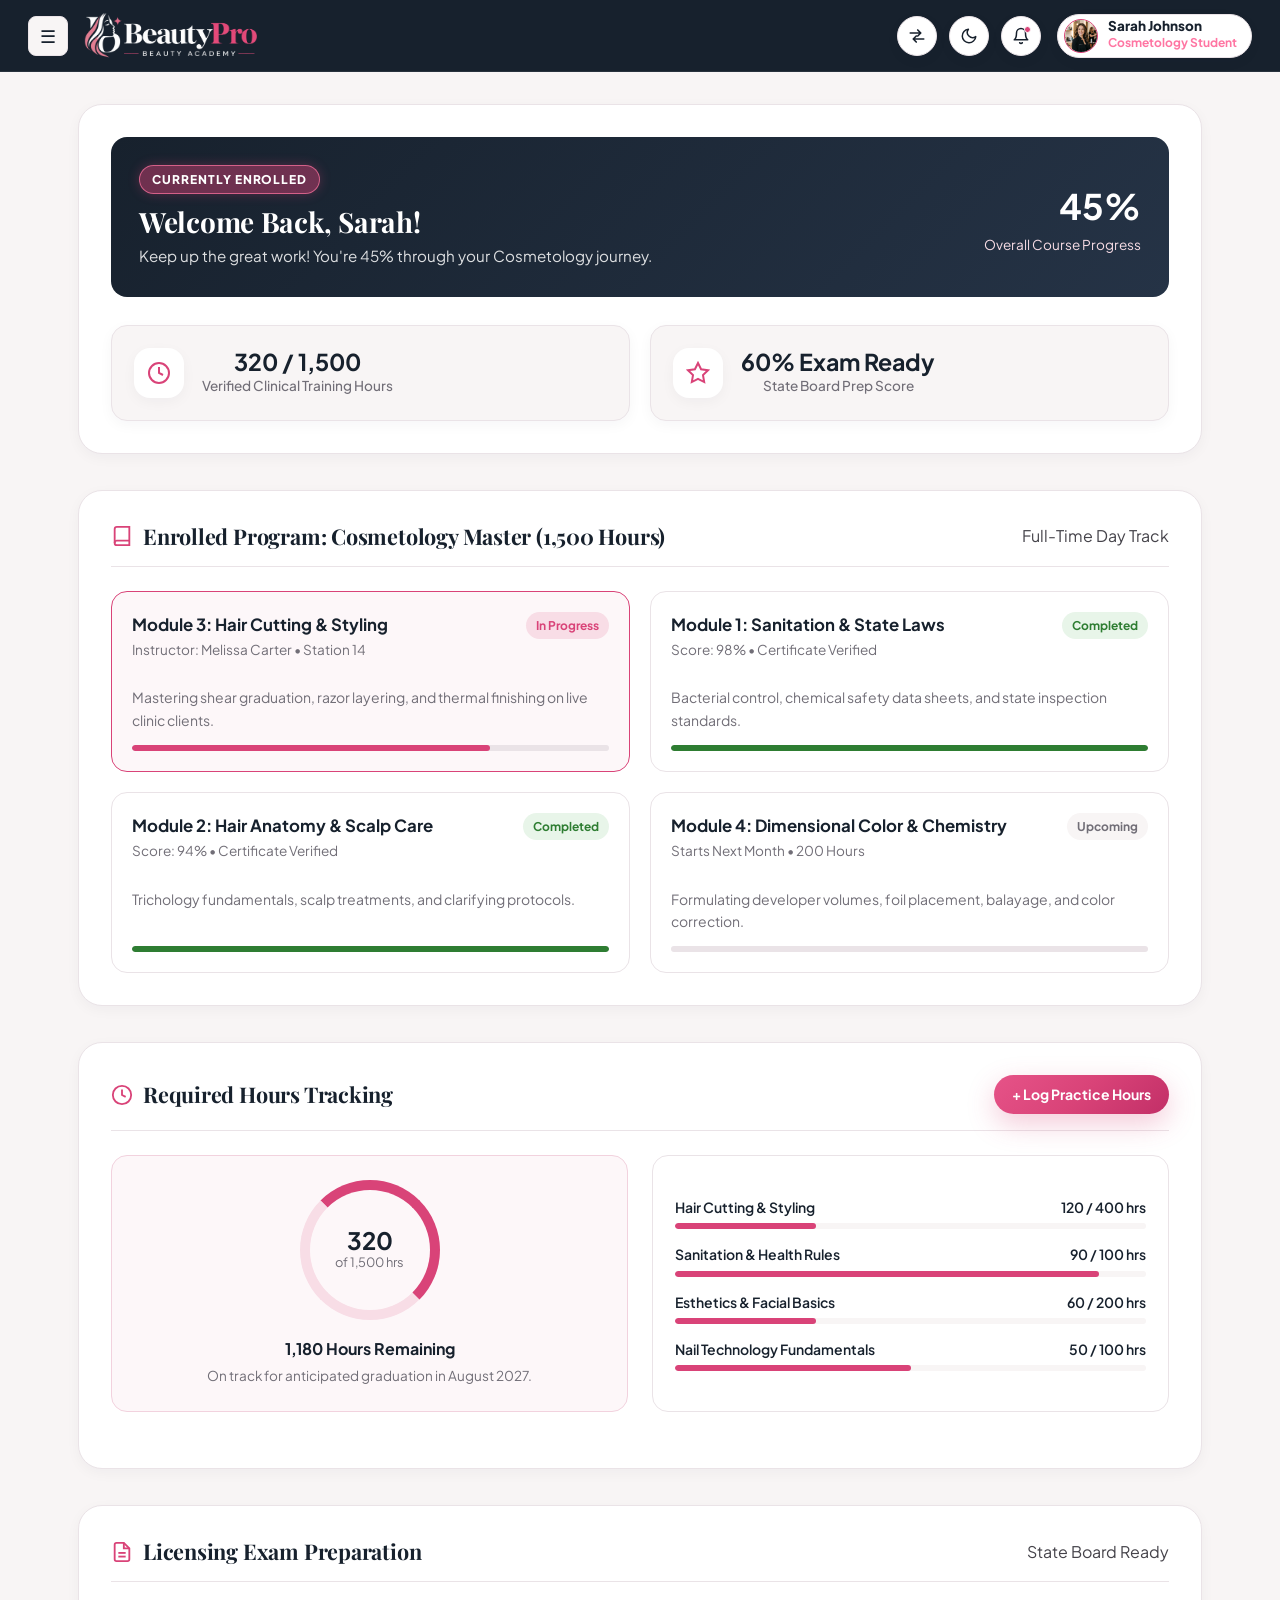
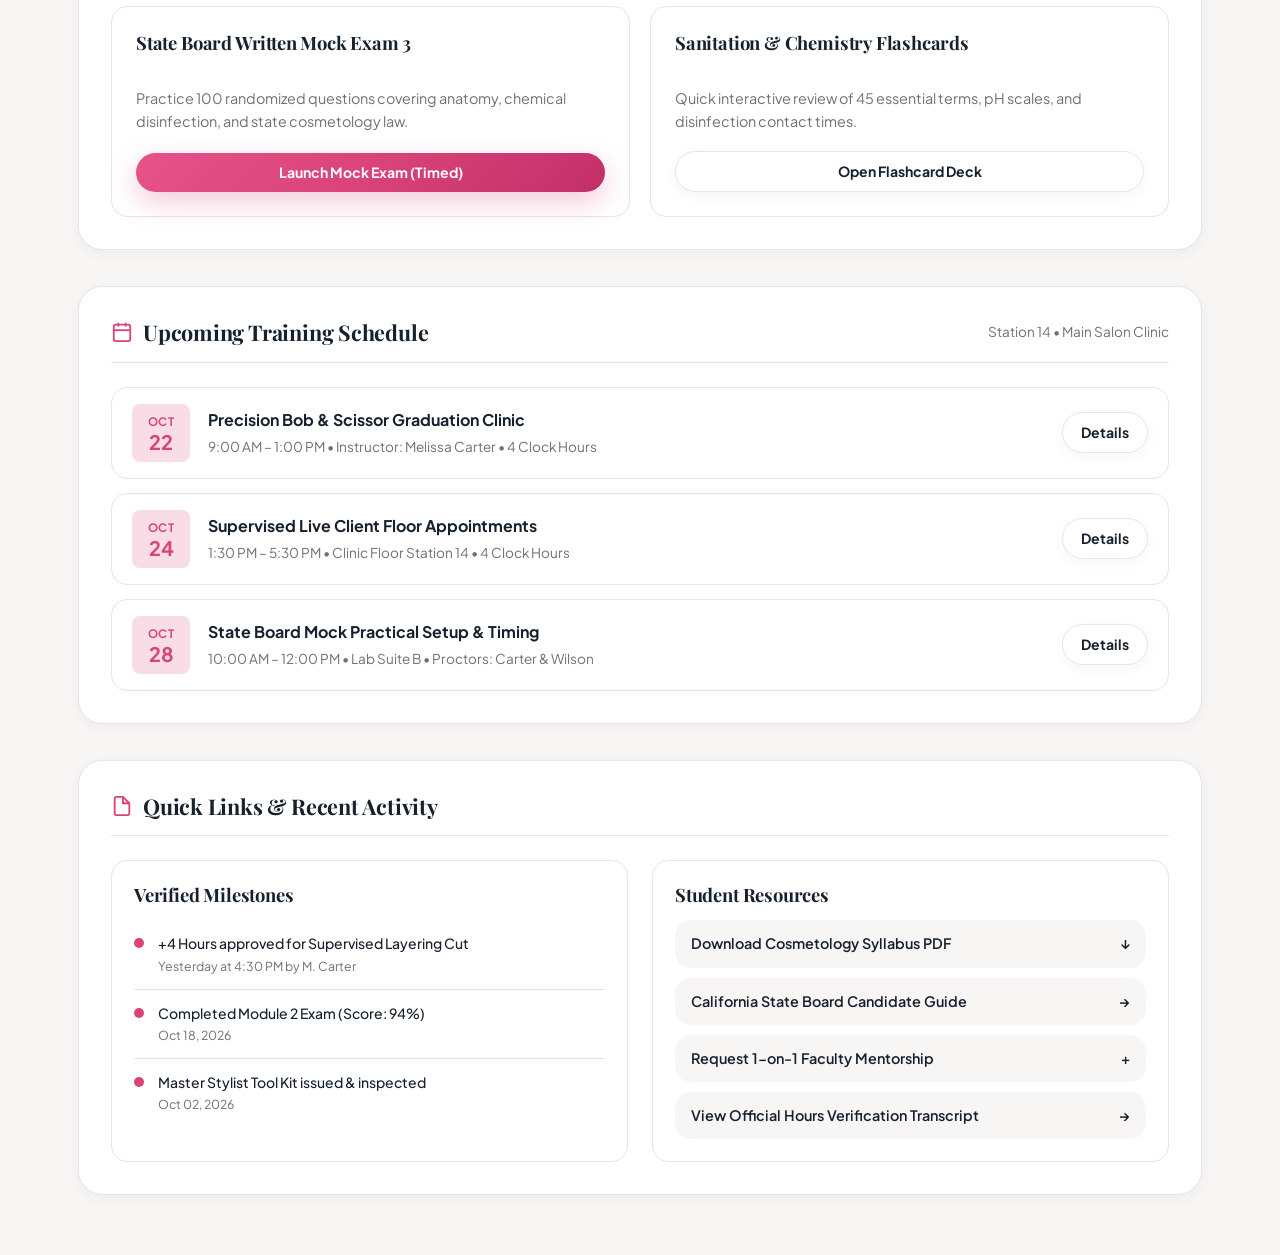
<file: dashboard.html>
<!DOCTYPE html>
<html lang="en" dir="ltr">
<head>
  <meta charset="UTF-8">
  <meta name="viewport" content="width=device-width, initial-scale=1.0">
  <title>Student Dashboard | BeautyPro Portal</title>
  <meta name="description" content="Student learning portal for BeautyPro Academy. Track completed clinical hours, manage program modules, and prepare for State Board examinations.">
  <link rel="icon" type="image/png" href="assets/images/logo.png">
  <link rel="stylesheet" href="css/style.css">
  <link rel="stylesheet" href="css/dashboard.css">
</head>
<body>
  <!-- Attractive Luxury Preloader -->
  <div id="page-loader" class="page-loader" aria-hidden="true">
    <div class="loader-content">
      <div class="loader-logo-ring">
        <img src="assets/images/logo.png" alt="BeautyPro Beauty Academy" class="loader-logo-img">
      </div>
      <div class="loader-bar-wrap">
        <div class="loader-bar-fill"></div>
      </div>
      <span class="loader-text">BEAUTY ACADEMY</span>
    </div>
  </div>


  <div class="dashboard-layout">
    <!-- Mobile & Tablet Sidebar Backdrop (<= 1366px) -->
    <div class="sidebar-backdrop" id="sidebar-backdrop"></div>

    <!-- DEEP NAVY DASHBOARD SIDEBAR (Matching Reference Image) -->
    <aside class="dashboard-sidebar" id="dashboard-sidebar" aria-label="Student Navigation">
      <div class="sidebar-header" style="justify-content: flex-end;">
        <button class="sidebar-close-btn" id="sidebar-close-btn" aria-label="Close sidebar">
          <svg width="18" height="18" viewBox="0 0 24 24" fill="none" stroke="currentColor" stroke-width="2.5" stroke-linecap="round" stroke-linejoin="round">
            <line x1="18" y1="6" x2="6" y2="18"></line>
            <line x1="6" y1="6" x2="18" y2="18"></line>
          </svg>
        </button>
      </div>

      <!-- Student Profile Badge -->
      <div class="sidebar-profile">
        <img src="assets/images/student_sarah.jpg" alt="Sarah Johnson, Student" class="sidebar-avatar" width="48" height="48">
        <div>
          <div class="sidebar-user-name">Sarah Johnson</div>
          <span class="sidebar-user-badge">Cosmetology Student</span>
        </div>
      </div>

      <!-- Navigation Menu -->
      <nav class="sidebar-menu">
        <a href="dashboard.html" class="sidebar-item active">
          <svg width="18" height="18" viewBox="0 0 24 24" fill="none" stroke="currentColor" stroke-width="2"><rect x="3" y="3" width="7" height="7"></rect><rect x="14" y="3" width="7" height="7"></rect><rect x="14" y="14" width="7" height="7"></rect><rect x="3" y="14" width="7" height="7"></rect></svg>
          <span>Dashboard</span>
        </a>
        <a href="#dash-section-program" class="sidebar-item">
          <svg width="18" height="18" viewBox="0 0 24 24" fill="none" stroke="currentColor" stroke-width="2"><path d="M4 19.5A2.5 2.5 0 0 1 6.5 17H20"></path><path d="M6.5 2H20v20H6.5A2.5 2.5 0 0 1 4 19.5v-15A2.5 2.5 0 0 1 6.5 2z"></path></svg>
          <span>My Programs</span>
        </a>
        <a href="#dash-section-hours" class="sidebar-item">
          <svg width="18" height="18" viewBox="0 0 24 24" fill="none" stroke="currentColor" stroke-width="2"><circle cx="12" cy="12" r="10"></circle><polyline points="12 6 12 12 16 14"></polyline></svg>
          <span>Hours Tracker</span>
        </a>
        <a href="#dash-section-exam" class="sidebar-item">
          <svg width="18" height="18" viewBox="0 0 24 24" fill="none" stroke="currentColor" stroke-width="2"><path d="M14 2H6a2 2 0 0 0-2 2v16a2 2 0 0 0 2 2h12a2 2 0 0 0 2-2V8z"></path><polyline points="14 2 14 8 20 8"></polyline><line x1="16" y1="13" x2="8" y2="13"></line><line x1="16" y1="17" x2="8" y2="17"></line></svg>
          <span>Exam Prep</span>
        </a>
        <a href="#dash-section-schedule" class="sidebar-item">
          <svg width="18" height="18" viewBox="0 0 24 24" fill="none" stroke="currentColor" stroke-width="2"><rect x="3" y="4" width="18" height="18" rx="2" ry="2"></rect><line x1="16" y1="2" x2="16" y2="6"></line><line x1="8" y1="2" x2="8" y2="6"></line><line x1="3" y1="10" x2="21" y2="10"></line></svg>
          <span>Upcoming Schedule</span>
        </a>
        <a href="#dash-section-activity" class="sidebar-item">
          <svg width="18" height="18" viewBox="0 0 24 24" fill="none" stroke="currentColor" stroke-width="2"><path d="M13 2H6a2 2 0 0 0-2 2v16a2 2 0 0 0 2 2h12a2 2 0 0 0 2-2V9z"></path><polyline points="13 2 13 9 20 9"></polyline></svg>
          <span>Resources &amp; Activity</span>
        </a>
      </nav>

      <!-- Mobile Preferences & Toggles (Visible inside menu on mobile/tablet <= 768px) -->
      <div class="sidebar-mobile-controls">
        <div class="smc-title">Display &amp; Language</div>
        <div class="smc-grid">
          <button class="smc-btn rtl-toggle" aria-label="Switch text direction (LTR / RTL)" title="Toggle RTL / LTR">
            <svg viewBox="0 0 24 24" fill="none" stroke="currentColor" stroke-width="2.2" stroke-linecap="round" stroke-linejoin="round">
              <path d="M3 8h13M13 4l4 4-4 4M21 16H8M11 20l-4-4 4-4"/>
            </svg>
            <span>RTL Switch</span>
          </button>
          <button class="smc-btn theme-toggle" aria-label="Toggle light / dark mode" title="Toggle Theme">
            <svg class="icon-sun" viewBox="0 0 24 24" fill="none" stroke="currentColor" stroke-width="2" stroke-linecap="round" stroke-linejoin="round">
              <circle cx="12" cy="12" r="5"></circle>
              <line x1="12" y1="1" x2="12" y2="3"></line>
              <line x1="12" y1="21" x2="12" y2="23"></line>
              <line x1="4.22" y1="4.22" x2="5.64" y2="5.64"></line>
              <line x1="18.36" y1="18.36" x2="19.78" y2="19.78"></line>
              <line x1="1" y1="12" x2="3" y2="12"></line>
              <line x1="21" y1="12" x2="23" y2="12"></line>
              <line x1="4.22" y1="19.78" x2="5.64" y2="18.36"></line>
              <line x1="18.36" y1="5.64" x2="19.78" y2="4.22"></line>
            </svg>
            <svg class="icon-moon" viewBox="0 0 24 24" fill="none" stroke="currentColor" stroke-width="2" stroke-linecap="round" stroke-linejoin="round">
              <path d="M21 12.79A9 9 0 1 1 11.21 3 7 7 0 0 0 21 12.79z"></path>
            </svg>
            <span>Theme</span>
          </button>
          <button class="smc-btn" aria-label="Notifications" title="3 New Notifications">
            <span class="bell-dot"></span>
            <svg viewBox="0 0 24 24" fill="none" stroke="currentColor" stroke-width="2" stroke-linecap="round" stroke-linejoin="round">
              <path d="M18 8A6 6 0 0 0 6 8c0 7-3 9-3 9h18s-3-2-3-9"></path>
              <path d="M13.73 21a2 2 0 0 1-3.46 0"></path>
            </svg>
            <span>Alerts</span>
          </button>
        </div>
      </div>

      <div class="sidebar-footer">
        <a href="index.html" class="sidebar-logout" style="margin-bottom: 8px;">
          <svg width="18" height="18" viewBox="0 0 24 24" fill="none" stroke="currentColor" stroke-width="2"><line x1="19" y1="12" x2="5" y2="12"></line><polyline points="12 19 5 12 12 5"></polyline></svg>
          <span>Back to website</span>
        </a>
        <a href="login.html" class="sidebar-logout">
          <svg width="18" height="18" viewBox="0 0 24 24" fill="none" stroke="currentColor" stroke-width="2"><path d="M9 21H5a2 2 0 0 1-2-2V5a2 2 0 0 1 2-2h4"></path><polyline points="16 17 21 12 16 7"></polyline><line x1="21" y1="12" x2="9" y2="12"></line></svg>
          <span>Log out</span>
        </a>
      </div>
    </aside>

    <!-- MAIN DASHBOARD CONTENT AREA -->
    <div class="dashboard-main">
      <!-- TOPBAR (Matching Image 1: Bold Title + RTL + Theme + Bell + User Capsule) -->
      <header class="dashboard-topbar">
        <div class="topbar-left">
          <button class="dashboard-menu-toggle" id="dashboard-menu-toggle" aria-label="Open sidebar menu">☰</button>
          <a href="index.html" class="topbar-brand">
            <img src="assets/images/logo_dark.png" alt="BeautyPro Beauty Academy" class="brand-logo-img" width="165" height="46">
          </a>
        </div>

        <div class="topbar-right">
          <!-- RTL Toggle Button -->
          <button class="topbar-icon-btn rtl-toggle" aria-label="Switch text direction (LTR / RTL)" title="Toggle RTL / LTR">
            <svg viewBox="0 0 24 24" fill="none" stroke="currentColor" stroke-width="2.2" stroke-linecap="round" stroke-linejoin="round">
              <path d="M3 8h13M13 4l4 4-4 4M21 16H8M11 20l-4-4 4-4"/>
            </svg>
          </button>

          <!-- Light/Dark Mode Toggle Button -->
          <button class="topbar-icon-btn theme-toggle" aria-label="Toggle light / dark mode" title="Toggle Theme">
            <svg class="icon-sun" viewBox="0 0 24 24" fill="none" stroke="currentColor" stroke-width="2" stroke-linecap="round" stroke-linejoin="round">
              <circle cx="12" cy="12" r="5"></circle>
              <line x1="12" y1="1" x2="12" y2="3"></line>
              <line x1="12" y1="21" x2="12" y2="23"></line>
              <line x1="4.22" y1="4.22" x2="5.64" y2="5.64"></line>
              <line x1="18.36" y1="18.36" x2="19.78" y2="19.78"></line>
              <line x1="1" y1="12" x2="3" y2="12"></line>
              <line x1="21" y1="12" x2="23" y2="12"></line>
              <line x1="4.22" y1="19.78" x2="5.64" y2="18.36"></line>
              <line x1="18.36" y1="5.64" x2="19.78" y2="4.22"></line>
            </svg>
            <svg class="icon-moon" viewBox="0 0 24 24" fill="none" stroke="currentColor" stroke-width="2" stroke-linecap="round" stroke-linejoin="round">
              <path d="M21 12.79A9 9 0 1 1 11.21 3 7 7 0 0 0 21 12.79z"></path>
            </svg>
          </button>

          <!-- Notification Bell with Ping Dot (Image 1) -->
          <button class="topbar-icon-btn" aria-label="Notifications" title="3 New Notifications">
            <span class="bell-dot"></span>
            <svg viewBox="0 0 24 24" fill="none" stroke="currentColor" stroke-width="2" stroke-linecap="round" stroke-linejoin="round">
              <path d="M18 8A6 6 0 0 0 6 8c0 7-3 9-3 9h18s-3-2-3-9"></path>
              <path d="M13.73 21a2 2 0 0 1-3.46 0"></path>
            </svg>
          </button>

          <!-- User Profile Capsule (Image 1) -->
          <div class="topbar-user-chip" title="Logged in as Sarah Johnson">
            <img src="assets/images/student_sarah.jpg" alt="Sarah Johnson" class="tuc-avatar" width="34" height="34">
            <div class="tuc-info">
              <span class="tuc-name">Sarah Johnson</span>
              <span class="tuc-role">Cosmetology Student</span>
            </div>
          </div>
        </div>
      </header>

      <!-- CONTENT SECTIONS: EXACTLY 6 SECTIONS -->
      <main class="dashboard-content">

        <!-- SECTION 1: DASHBOARD OVERVIEW -->
        <section class="dash-section" id="dash-section-overview">
          <div class="overview-banner">
            <div>
              <span class="overview-badge">CURRENTLY ENROLLED</span>
              <h1>Welcome Back, Sarah!</h1>
              <p>Keep up the great work! You're 45% through your Cosmetology journey.</p>
            </div>
            <div style="text-align: right;">
              <div style="font-size: 2.2rem; font-weight: 700; color: #FFFFFF;" id="hours-percentage-val">45%</div>
              <div style="font-size: 0.85rem; color: var(--blush-pink);">Overall Course Progress</div>
            </div>
          </div>

          <!-- Strict 2 Cards Per Row Grid -->
          <div class="overview-stats-grid">
            <div class="stat-box">
              <div class="stat-box-icon">
                <svg width="24" height="24" viewBox="0 0 24 24" fill="none" stroke="currentColor" stroke-width="2"><circle cx="12" cy="12" r="10"></circle><polyline points="12 6 12 12 16 14"></polyline></svg>
              </div>
              <div>
                <div class="stat-box-val"><span id="completed-hours-val">320</span> / 1,500</div>
                <div class="stat-box-label">Verified Clinical Training Hours</div>
              </div>
            </div>

            <div class="stat-box">
              <div class="stat-box-icon">
                <svg width="24" height="24" viewBox="0 0 24 24" fill="none" stroke="currentColor" stroke-width="2"><polygon points="12 2 15.09 8.26 22 9.27 17 14.14 18.18 21.02 12 17.77 5.82 21.02 7 14.14 2 9.27 8.91 8.26 12 2"></polygon></svg>
              </div>
              <div>
                <div class="stat-box-val">60% Exam Ready</div>
                <div class="stat-box-label">State Board Prep Score</div>
              </div>
            </div>
          </div>
        </section>

        <!-- SECTION 2: ENROLLED PROGRAM DETAILS -->
        <section class="dash-section" id="dash-section-program">
          <div class="dash-section-header">
            <h2>
              <svg width="22" height="22" viewBox="0 0 24 24" fill="none" stroke="currentColor" stroke-width="2"><path d="M4 19.5A2.5 2.5 0 0 1 6.5 17H20"></path><path d="M6.5 2H20v20H6.5A2.5 2.5 0 0 1 4 19.5v-15A2.5 2.5 0 0 1 6.5 2z"></path></svg>
              Enrolled Program: Cosmetology Master (1,500 Hours)
            </h2>
            <span class="section-tag" style="margin-bottom: 0;">Full-Time Day Track</span>
          </div>

          <div class="program-module-grid">
            <!-- Active Module -->
            <div class="module-card active-module">
              <div class="module-card-header">
                <div>
                  <div class="module-title">Module 3: Hair Cutting &amp; Styling</div>
                  <div class="module-meta">Instructor: Melissa Carter &bull; Station 14</div>
                </div>
                <span class="module-status status-in-progress">In Progress</span>
              </div>
              <p style="font-size: 0.875rem; color: var(--muted-text); margin-bottom: 14px;">Mastering shear graduation, razor layering, and thermal finishing on live clinic clients.</p>
              <div class="module-progress-bar">
                <div class="module-progress-fill" style="width: 75%;"></div>
              </div>
            </div>

            <!-- Completed Module -->
            <div class="module-card">
              <div class="module-card-header">
                <div>
                  <div class="module-title">Module 1: Sanitation &amp; State Laws</div>
                  <div class="module-meta">Score: 98% &bull; Certificate Verified</div>
                </div>
                <span class="module-status status-completed">Completed</span>
              </div>
              <p style="font-size: 0.875rem; color: var(--muted-text); margin-bottom: 14px;">Bacterial control, chemical safety data sheets, and state inspection standards.</p>
              <div class="module-progress-bar">
                <div class="module-progress-fill" style="width: 100%; background: #2E7D32;"></div>
              </div>
            </div>

            <!-- Completed Module 2 -->
            <div class="module-card">
              <div class="module-card-header">
                <div>
                  <div class="module-title">Module 2: Hair Anatomy &amp; Scalp Care</div>
                  <div class="module-meta">Score: 94% &bull; Certificate Verified</div>
                </div>
                <span class="module-status status-completed">Completed</span>
              </div>
              <p style="font-size: 0.875rem; color: var(--muted-text); margin-bottom: 14px;">Trichology fundamentals, scalp treatments, and clarifying protocols.</p>
              <div class="module-progress-bar">
                <div class="module-progress-fill" style="width: 100%; background: #2E7D32;"></div>
              </div>
            </div>

            <!-- Upcoming Module -->
            <div class="module-card">
              <div class="module-card-header">
                <div>
                  <div class="module-title">Module 4: Dimensional Color &amp; Chemistry</div>
                  <div class="module-meta">Starts Next Month &bull; 200 Hours</div>
                </div>
                <span class="module-status status-upcoming">Upcoming</span>
              </div>
              <p style="font-size: 0.875rem; color: var(--muted-text); margin-bottom: 14px;">Formulating developer volumes, foil placement, balayage, and color correction.</p>
              <div class="module-progress-bar">
                <div class="module-progress-fill" style="width: 0%;"></div>
              </div>
            </div>
          </div>
        </section>

        <!-- SECTION 3: REQUIRED HOURS TRACKING -->
        <section class="dash-section" id="dash-section-hours">
          <div class="dash-section-header">
            <h2>
              <svg width="22" height="22" viewBox="0 0 24 24" fill="none" stroke="currentColor" stroke-width="2"><circle cx="12" cy="12" r="10"></circle><polyline points="12 6 12 12 16 14"></polyline></svg>
              Required Hours Tracking
            </h2>
            <button class="btn btn-primary btn-sm" id="log-hours-btn">+ Log Practice Hours</button>
          </div>

          <div class="hours-summary-grid">
            <!-- Circular Progress Representation -->
            <div class="hours-meter-card">
              <div class="hours-circle">
                <div class="hours-circle-num"><span id="completed-hours-sub">320</span></div>
                <div class="hours-circle-total">of 1,500 hrs</div>
              </div>
              <div style="font-weight: 700; color: var(--heading-text); margin-bottom: 4px;">1,180 Hours Remaining</div>
              <p style="font-size: 0.85rem; color: var(--muted-text); margin-bottom: 0;">On track for anticipated graduation in August 2027.</p>
            </div>

            <!-- Category Breakdown Bars -->
            <div class="hours-breakdown-card">
              <div class="breakdown-row">
                <div class="breakdown-info">
                  <span>Hair Cutting &amp; Styling</span>
                  <span id="cutting-hours-val">120 / 400 hrs</span>
                </div>
                <div class="breakdown-bar">
                  <div class="breakdown-fill" style="width: 30%;"></div>
                </div>
              </div>

              <div class="breakdown-row">
                <div class="breakdown-info">
                  <span>Sanitation &amp; Health Rules</span>
                  <span>90 / 100 hrs</span>
                </div>
                <div class="breakdown-bar">
                  <div class="breakdown-fill" style="width: 90%;"></div>
                </div>
              </div>

              <div class="breakdown-row">
                <div class="breakdown-info">
                  <span>Esthetics &amp; Facial Basics</span>
                  <span>60 / 200 hrs</span>
                </div>
                <div class="breakdown-bar">
                  <div class="breakdown-fill" style="width: 30%;"></div>
                </div>
              </div>

              <div class="breakdown-row">
                <div class="breakdown-info">
                  <span>Nail Technology Fundamentals</span>
                  <span>50 / 100 hrs</span>
                </div>
                <div class="breakdown-bar">
                  <div class="breakdown-fill" style="width: 50%;"></div>
                </div>
              </div>
            </div>
          </div>
        </section>

        <!-- SECTION 4: LICENSING EXAM PREPARATION -->
        <section class="dash-section" id="dash-section-exam">
          <div class="dash-section-header">
            <h2>
              <svg width="22" height="22" viewBox="0 0 24 24" fill="none" stroke="currentColor" stroke-width="2"><path d="M14 2H6a2 2 0 0 0-2 2v16a2 2 0 0 0 2 2h12a2 2 0 0 0 2-2V8z"></path><polyline points="14 2 14 8 20 8"></polyline><line x1="16" y1="13" x2="8" y2="13"></line><line x1="16" y1="17" x2="8" y2="17"></line></svg>
              Licensing Exam Preparation
            </h2>
            <span class="section-tag" style="margin-bottom: 0;">State Board Ready</span>
          </div>

          <div class="exam-prep-grid">
            <div class="exam-card">
              <h3>State Board Written Mock Exam 3</h3>
              <p>Practice 100 randomized questions covering anatomy, chemical disinfection, and state cosmetology law.</p>
              <div style="margin-top: auto;">
                <button class="btn btn-primary btn-sm btn-full" id="start-mock-exam-btn">Launch Mock Exam (Timed)</button>
              </div>
            </div>

            <div class="exam-card">
              <h3>Sanitation &amp; Chemistry Flashcards</h3>
              <p>Quick interactive review of 45 essential terms, pH scales, and disinfection contact times.</p>
              <div style="margin-top: auto;">
                <button class="btn btn-secondary btn-sm btn-full" id="flashcard-btn">Open Flashcard Deck</button>
              </div>
            </div>
          </div>
        </section>

        <!-- SECTION 5: UPCOMING SCHEDULE -->
        <section class="dash-section" id="dash-section-schedule">
          <div class="dash-section-header">
            <h2>
              <svg width="22" height="22" viewBox="0 0 24 24" fill="none" stroke="currentColor" stroke-width="2"><rect x="3" y="4" width="18" height="18" rx="2" ry="2"></rect><line x1="16" y1="2" x2="16" y2="6"></line><line x1="8" y1="2" x2="8" y2="6"></line><line x1="3" y1="10" x2="21" y2="10"></line></svg>
              Upcoming Training Schedule
            </h2>
            <span style="font-size: 0.85rem; color: var(--muted-text);">Station 14 &bull; Main Salon Clinic</span>
          </div>

          <div class="schedule-list">
            <!-- Schedule Item 1 -->
            <div class="schedule-card">
              <div style="display: flex; align-items: center;">
                <div class="schedule-date-box">
                  <span class="schedule-month">OCT</span>
                  <span class="schedule-day">22</span>
                </div>
                <div class="schedule-details">
                  <div class="schedule-title">Precision Bob &amp; Scissor Graduation Clinic</div>
                  <div class="schedule-meta">9:00 AM &ndash; 1:00 PM &bull; Instructor: Melissa Carter &bull; 4 Clock Hours</div>
                </div>
              </div>
              <button class="btn btn-secondary btn-sm">Details</button>
            </div>

            <!-- Schedule Item 2 -->
            <div class="schedule-card">
              <div style="display: flex; align-items: center;">
                <div class="schedule-date-box">
                  <span class="schedule-month">OCT</span>
                  <span class="schedule-day">24</span>
                </div>
                <div class="schedule-details">
                  <div class="schedule-title">Supervised Live Client Floor Appointments</div>
                  <div class="schedule-meta">1:30 PM &ndash; 5:30 PM &bull; Clinic Floor Station 14 &bull; 4 Clock Hours</div>
                </div>
              </div>
              <button class="btn btn-secondary btn-sm">Details</button>
            </div>

            <!-- Schedule Item 3 -->
            <div class="schedule-card">
              <div style="display: flex; align-items: center;">
                <div class="schedule-date-box">
                  <span class="schedule-month">OCT</span>
                  <span class="schedule-day">28</span>
                </div>
                <div class="schedule-details">
                  <div class="schedule-title">State Board Mock Practical Setup &amp; Timing</div>
                  <div class="schedule-meta">10:00 AM &ndash; 12:00 PM &bull; Lab Suite B &bull; Proctors: Carter &amp; Wilson</div>
                </div>
              </div>
              <button class="btn btn-secondary btn-sm">Details</button>
            </div>
          </div>
        </section>

        <!-- SECTION 6: QUICK LINKS AND RECENT ACTIVITY -->
        <section class="dash-section" id="dash-section-activity">
          <div class="dash-section-header">
            <h2>
              <svg width="22" height="22" viewBox="0 0 24 24" fill="none" stroke="currentColor" stroke-width="2"><path d="M13 2H6a2 2 0 0 0-2 2v16a2 2 0 0 0 2 2h12a2 2 0 0 0 2-2V9z"></path><polyline points="13 2 13 9 20 9"></polyline></svg>
              Quick Links &amp; Recent Activity
            </h2>
          </div>

          <div class="activity-links-grid">
            <!-- Activity Feed Box -->
            <div class="activity-feed-box">
              <h3 style="font-size: 1.15rem; margin-bottom: 14px;">Verified Milestones</h3>
              <div class="activity-item">
                <div class="activity-dot"></div>
                <div>
                  <div class="activity-text">+4 Hours approved for Supervised Layering Cut</div>
                  <div class="activity-time">Yesterday at 4:30 PM by M. Carter</div>
                </div>
              </div>
              <div class="activity-item">
                <div class="activity-dot"></div>
                <div>
                  <div class="activity-text">Completed Module 2 Exam (Score: 94%)</div>
                  <div class="activity-time">Oct 18, 2026</div>
                </div>
              </div>
              <div class="activity-item">
                <div class="activity-dot"></div>
                <div>
                  <div class="activity-text">Master Stylist Tool Kit issued &amp; inspected</div>
                  <div class="activity-time">Oct 02, 2026</div>
                </div>
              </div>
            </div>

            <!-- Quick Links Box -->
            <div class="quick-links-box">
              <h3 style="font-size: 1.15rem; margin-bottom: 14px;">Student Resources</h3>
              <a href="#" class="quick-link-btn">
                <span>Download Cosmetology Syllabus PDF</span>
                <span>&darr;</span>
              </a>
              <a href="#" class="quick-link-btn">
                <span>California State Board Candidate Guide</span>
                <span>&rarr;</span>
              </a>
              <a href="#" class="quick-link-btn">
                <span>Request 1-on-1 Faculty Mentorship</span>
                <span>&plus;</span>
              </a>
              <a href="#" class="quick-link-btn">
                <span>View Official Hours Verification Transcript</span>
                <span>&rarr;</span>
              </a>
            </div>
          </div>
        </section>

      </main>
    </div>
  </div>

  <script src="js/main.js"></script>
  <script src="js/dashboard.js"></script>
  <!-- Back to Top Floating Button -->
  <button id="back-to-top" class="back-to-top-btn" aria-label="Back to top" title="Scroll to top">
    <svg width="20" height="20" viewBox="0 0 24 24" fill="none" stroke="currentColor" stroke-width="2.5" stroke-linecap="round" stroke-linejoin="round">
      <line x1="12" y1="19" x2="12" y2="5"></line>
      <polyline points="5 12 12 5 19 12"></polyline>
    </svg>
  </button>
</body>
</html>
</file>
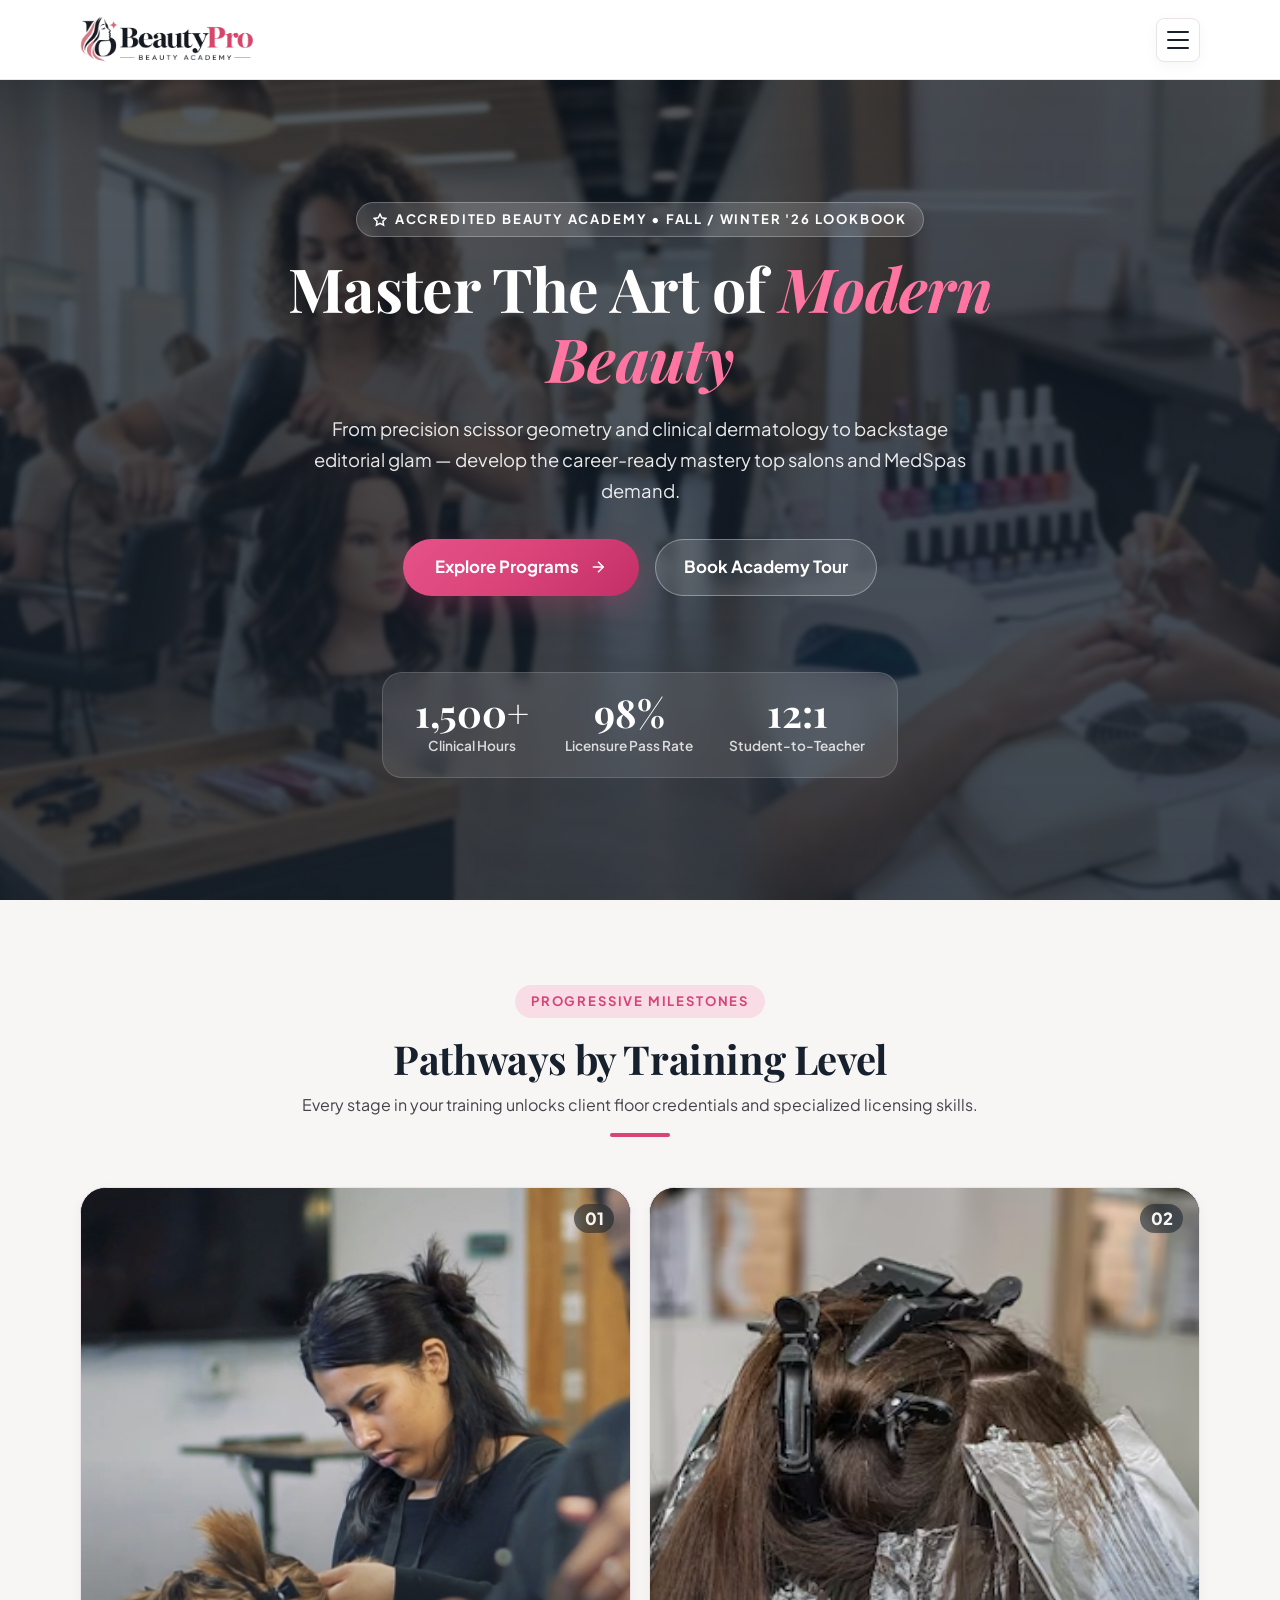
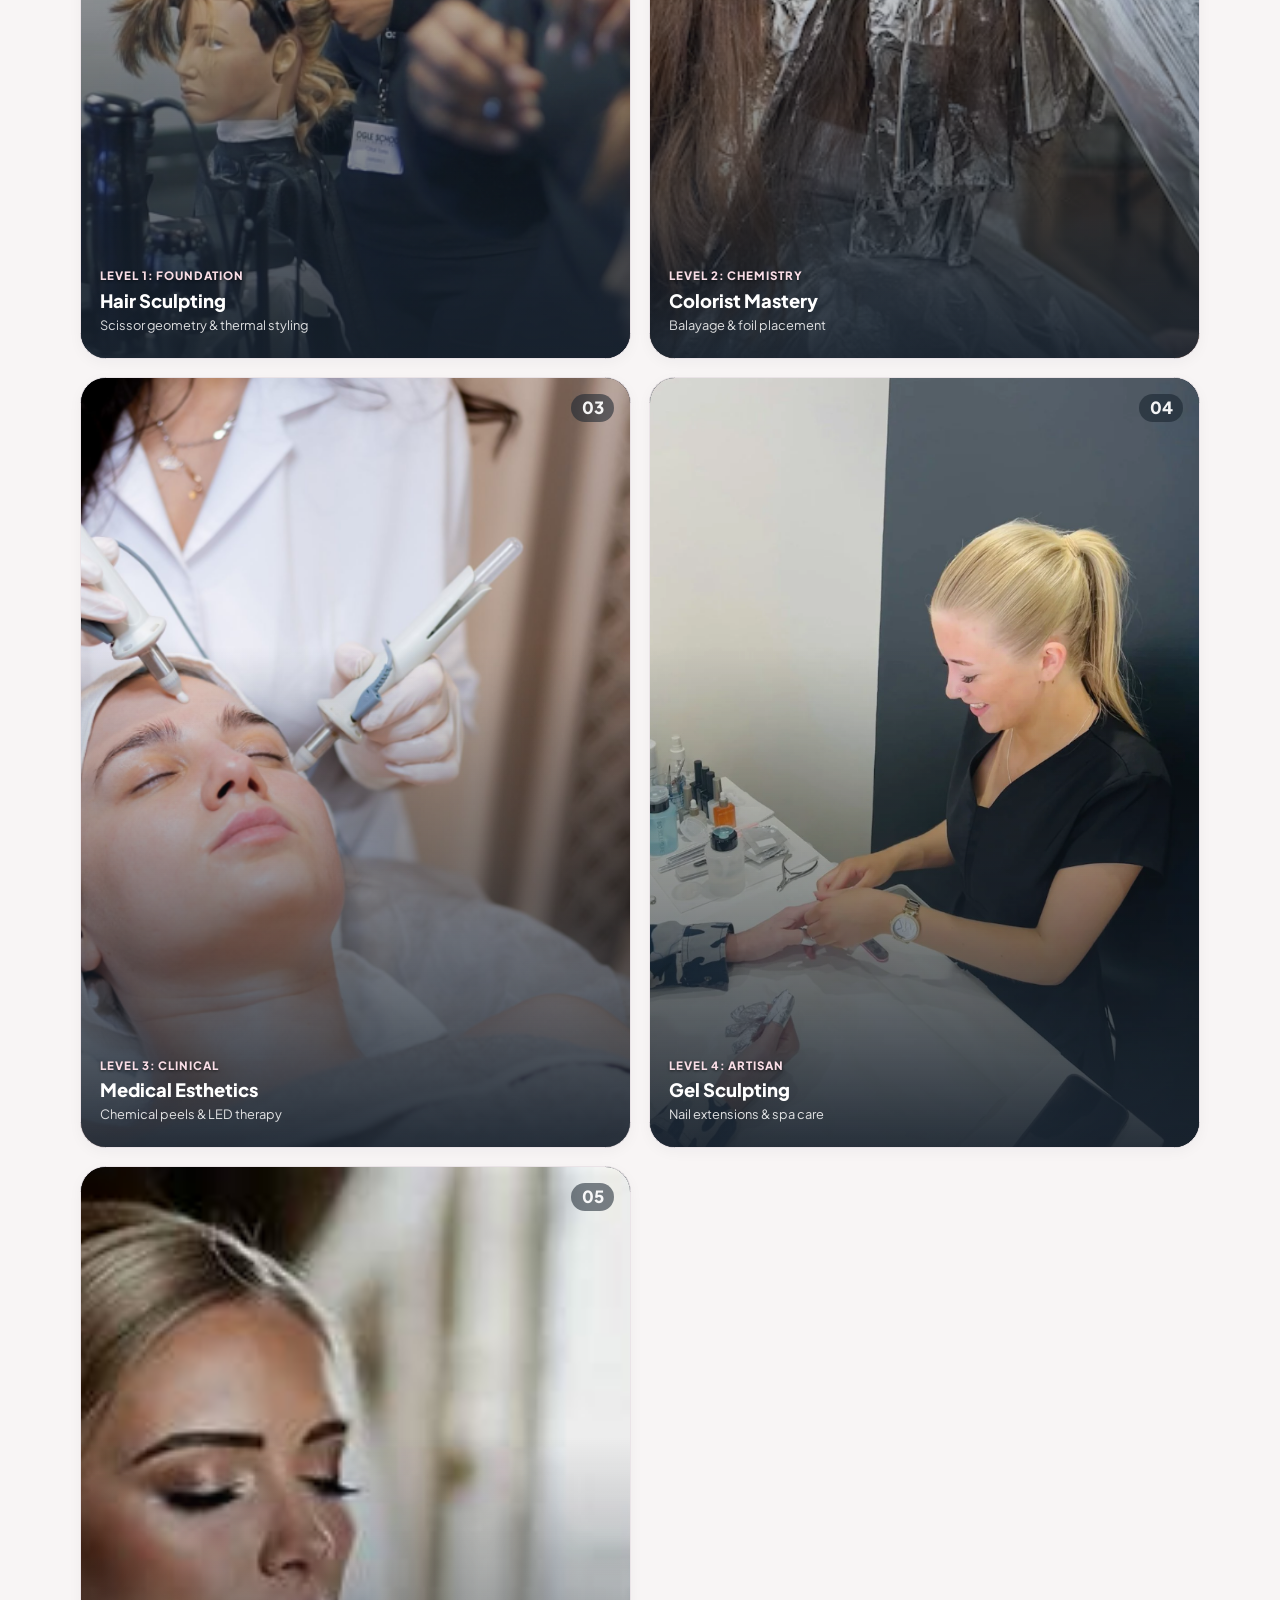
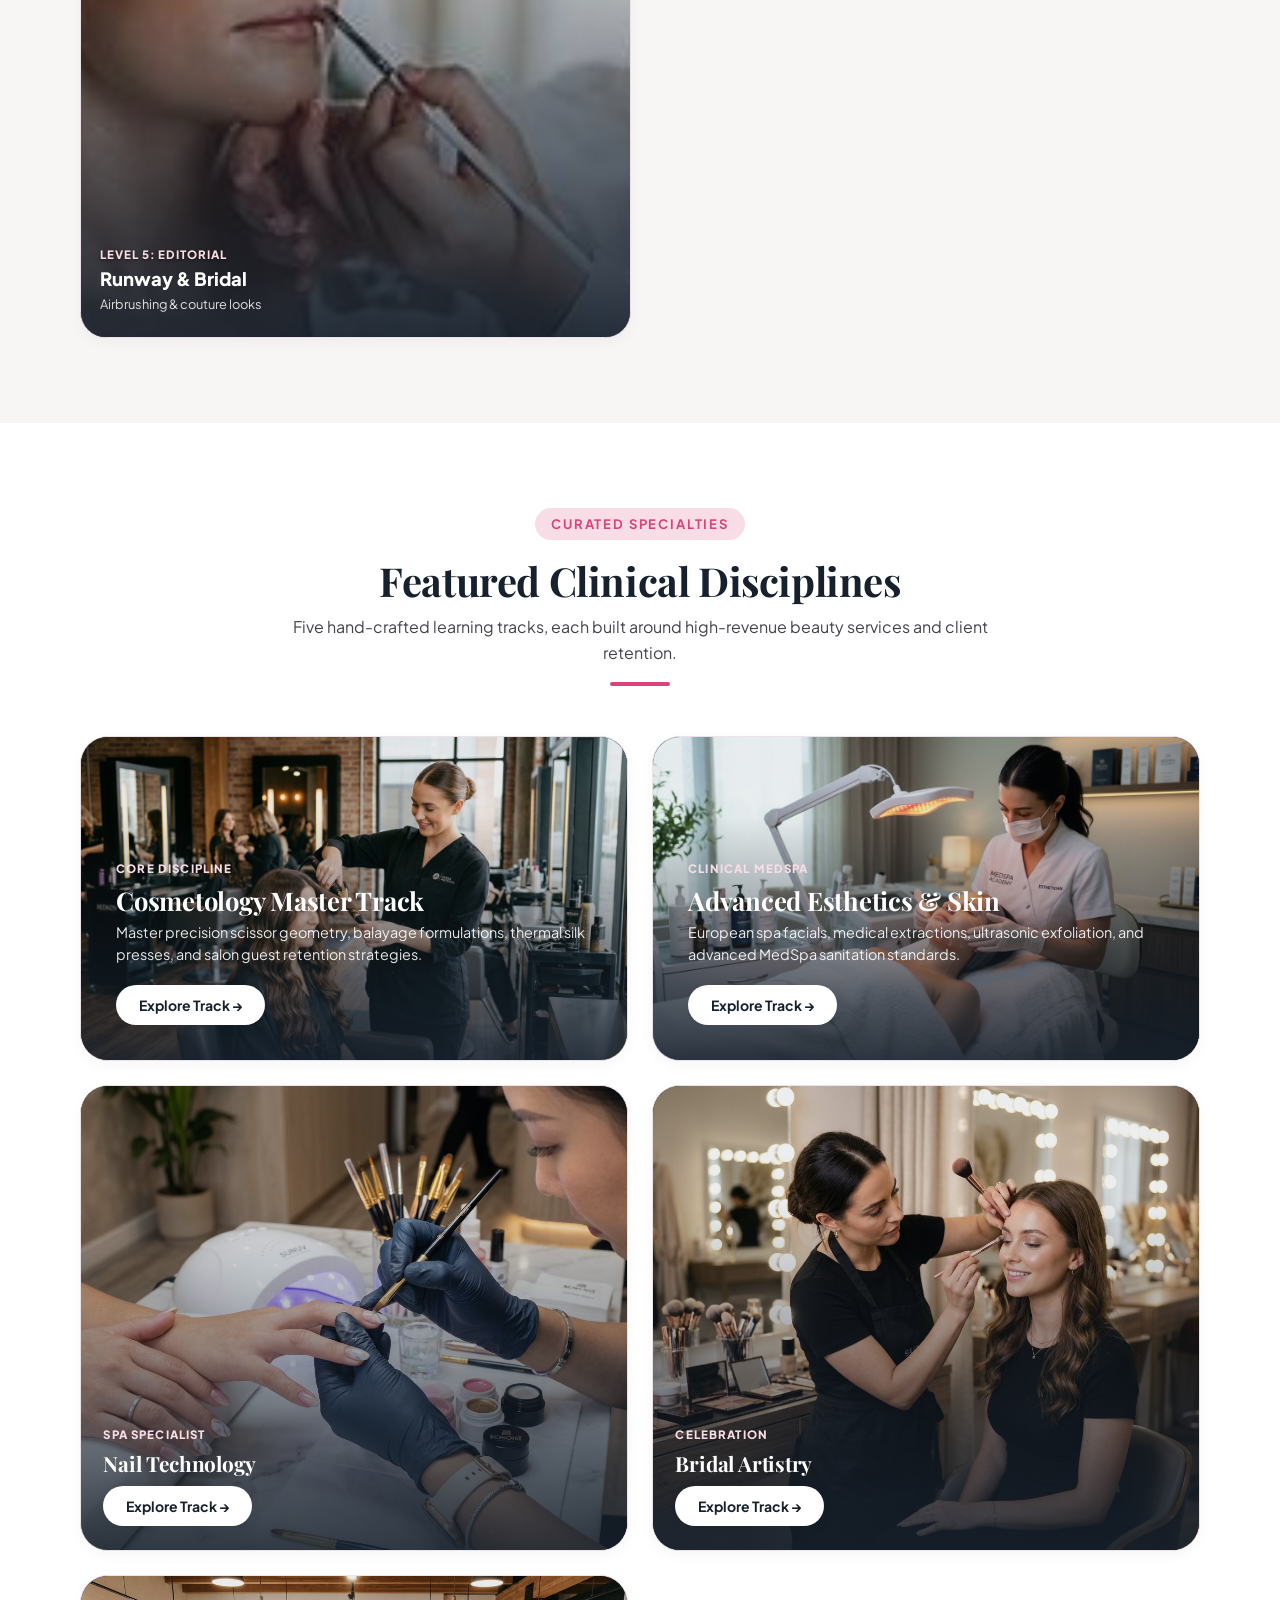
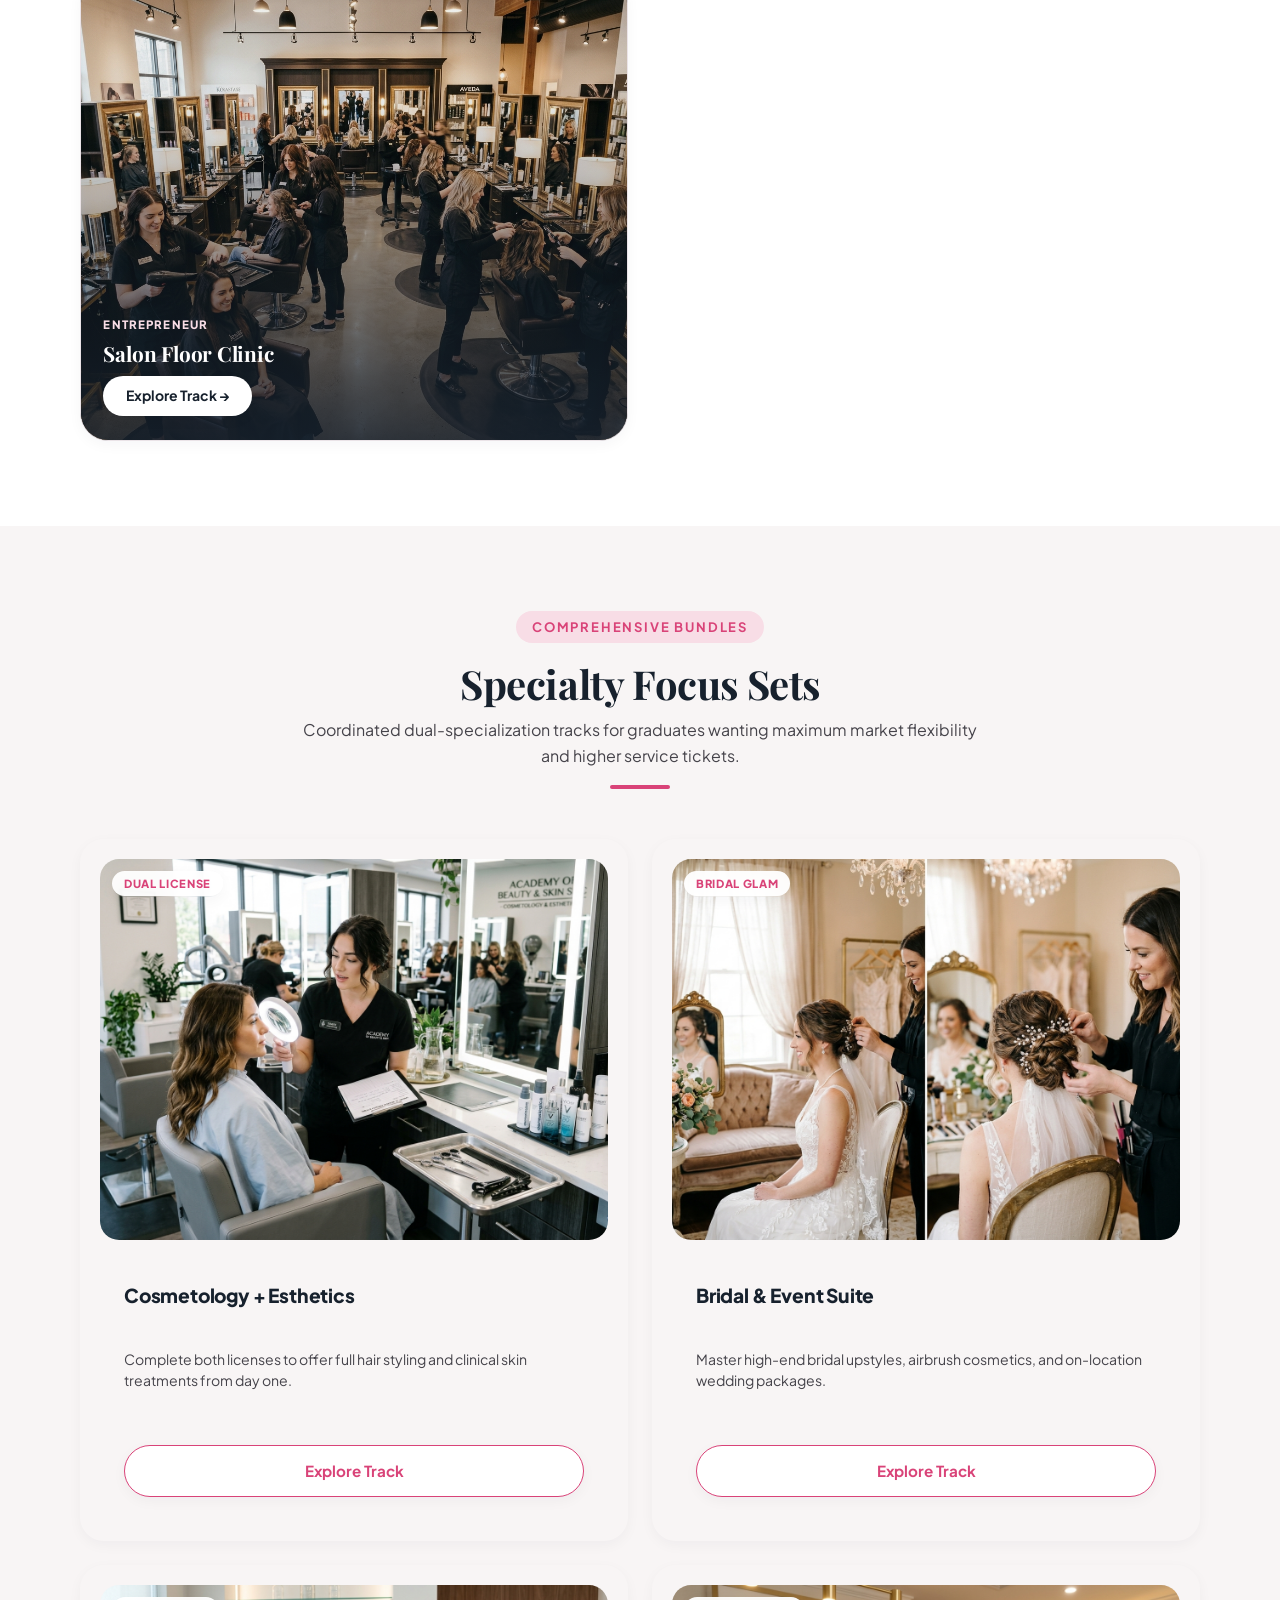
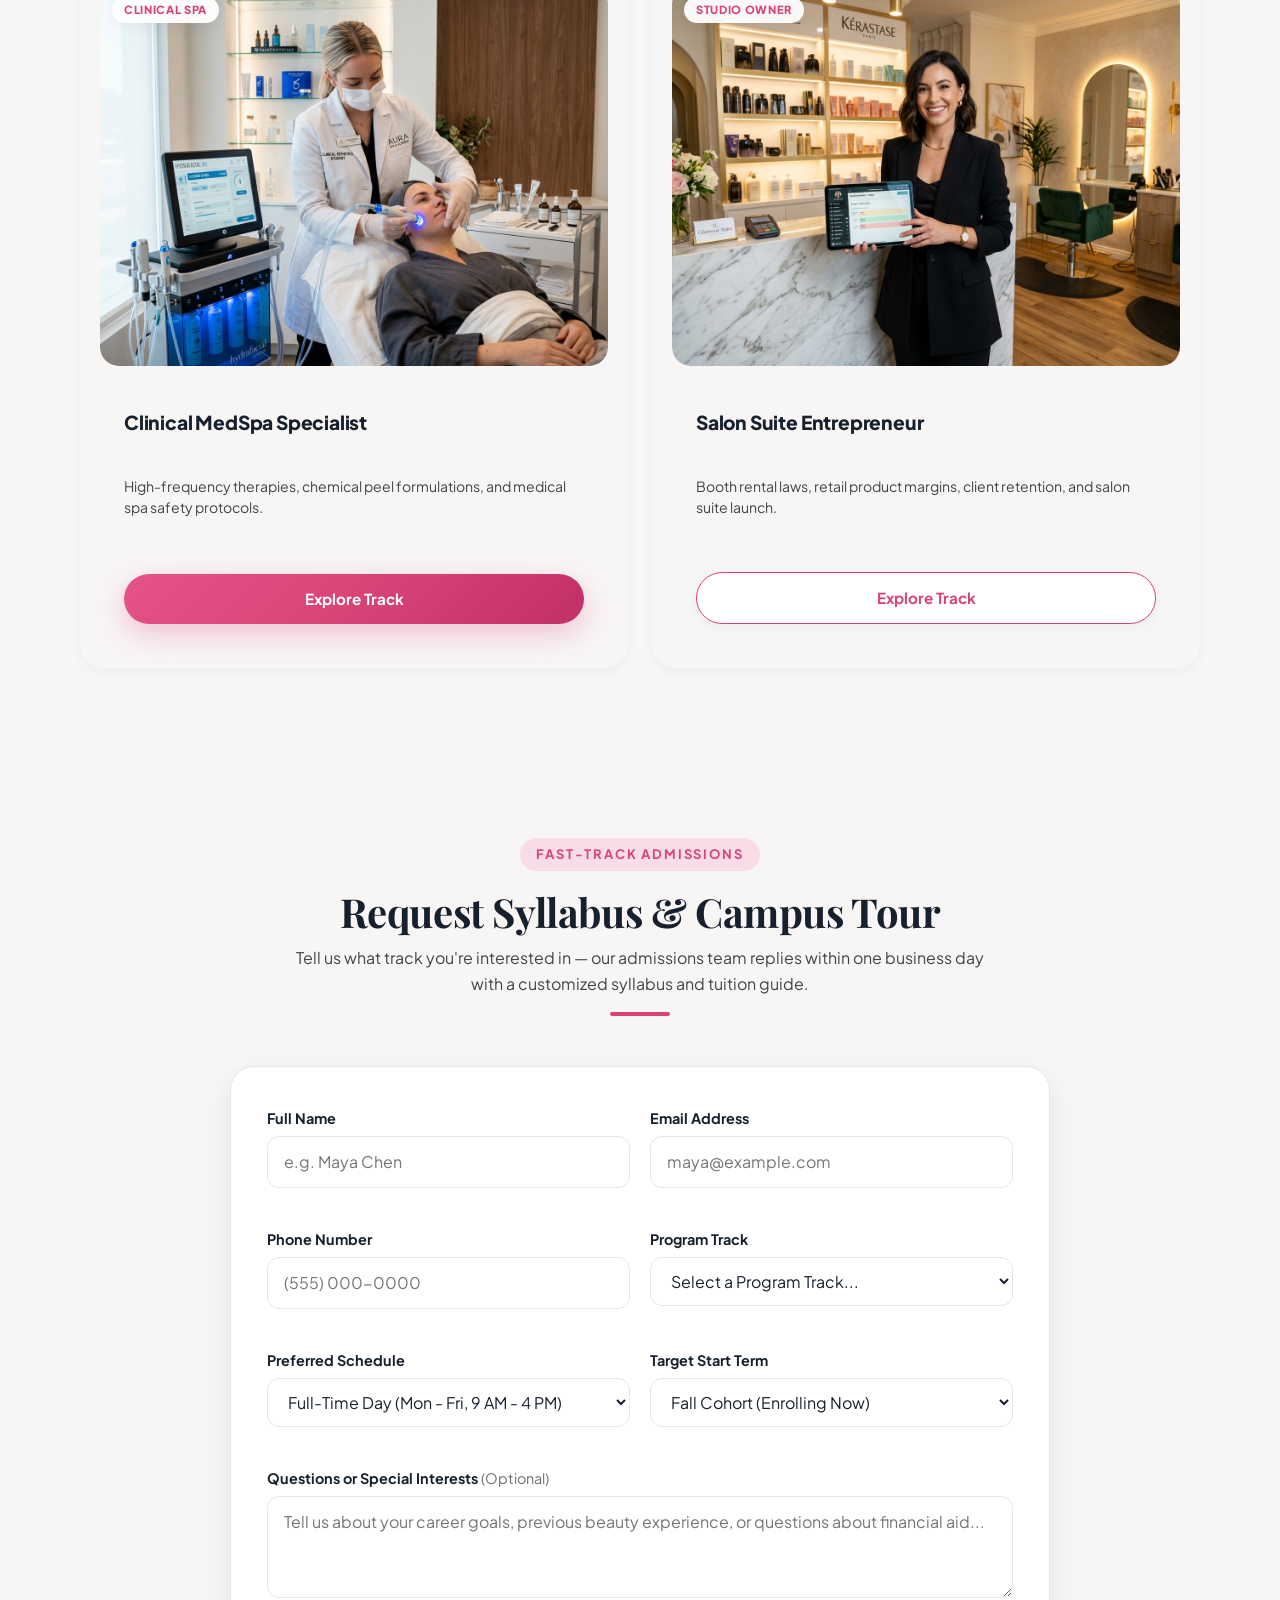
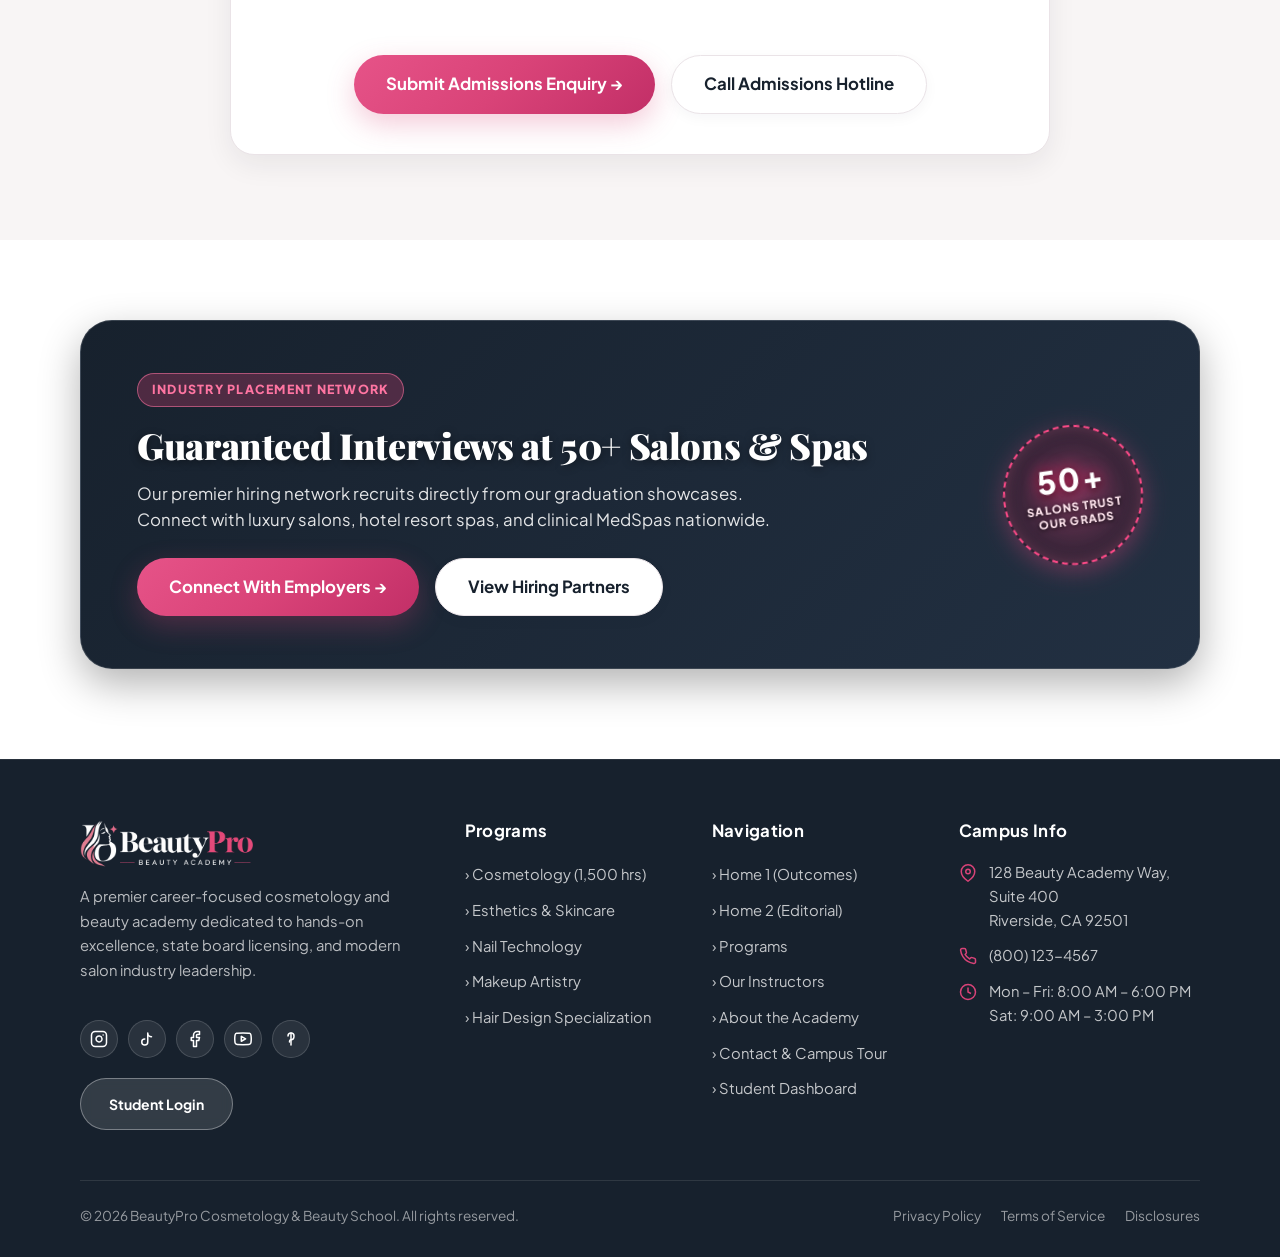
<file: home-2.html>
<!DOCTYPE html>
<html lang="en" dir="ltr">
<head>
  <meta charset="UTF-8">
  <meta name="viewport" content="width=device-width, initial-scale=1.0">
  <title>BeautyPro — Editorial Split | Cosmetology &amp; Beauty Academy</title>
  <meta name="description" content="Explore BeautyPro's innovative editorial training layout. Flexible scheduling, master instructors, state-of-the-art facilities, and state board licensing preparation.">
  <link rel="icon" type="image/png" href="assets/images/logo.png">
  <link rel="stylesheet" href="css/style.css">
</head>
<body>
  <!-- Attractive Luxury Preloader -->
  <div id="page-loader" class="page-loader" aria-hidden="true">
    <div class="loader-content">
      <div class="loader-logo-ring">
        <img src="assets/images/logo.png" alt="BeautyPro Beauty Academy" class="loader-logo-img">
      </div>
      <div class="loader-bar-wrap">
        <div class="loader-bar-fill"></div>
      </div>
      <span class="loader-text">BEAUTY ACADEMY</span>
    </div>
  </div>


  <!-- Shared Header -->
  <header class="site-header" id="site-header">
    <div class="nav-container">
      <a href="index.html" class="brand-logo" id="brand-logo" aria-label="BeautyPro Home">
        <img src="assets/images/logo.png" alt="BeautyPro Beauty Academy" class="brand-logo-img logo-light" width="165" height="46">
        <img src="assets/images/logo_dark.png" alt="BeautyPro Beauty Academy" class="brand-logo-img logo-dark" width="165" height="46">
      </a>

      <!-- Desktop Navigation -->
      <nav class="desktop-nav" aria-label="Desktop Navigation">
        <ul class="desktop-nav-links">
          <li class="nav-dropdown">
            <button class="nav-link nav-dropdown-toggle active" aria-expanded="false" id="home-dropdown-btn">
              Home
              <svg class="dropdown-arrow" width="14" height="14" viewBox="0 0 24 24" fill="none" stroke="currentColor" stroke-width="2">
                <polyline points="6 9 12 15 18 9"></polyline>
              </svg>
            </button>
            <div class="nav-dropdown-menu" aria-labelledby="home-dropdown-btn">
              <a href="index.html" class="nav-dropdown-item">Home 1 — Graduate Success</a>
              <a href="home-2.html" class="nav-dropdown-item active">Home 2 — Editorial Split</a>
            </div>
          </li>
          <li><a href="programs.html" class="nav-link">Programs</a></li>
          <li><a href="instructors.html" class="nav-link">Instructors</a></li>
          <li><a href="about.html" class="nav-link">About</a></li>
          <li><a href="contact.html" class="nav-link">Contact</a></li>
          <li><a href="dashboard.html" class="nav-link">Dashboard</a></li>
        </ul>

        <!-- Unified Desktop Actions Group (Equal 12px Spacing Between All Buttons) -->
        <div class="nav-actions-group">
          <button class="icon-toggle-btn rtl-toggle" aria-label="Switch text direction (LTR / RTL)" title="Toggle RTL / LTR text direction">
            <svg viewBox="0 0 24 24" fill="none" stroke="currentColor" stroke-width="2.2" stroke-linecap="round" stroke-linejoin="round">
              <path d="M3 8h13M13 4l4 4-4 4M21 16H8M11 20l-4-4 4-4"/>
            </svg>
          </button>

          <button class="icon-toggle-btn theme-toggle" aria-label="Toggle light / dark mode" title="Toggle Light / Dark mode">
            <svg class="icon-sun" viewBox="0 0 24 24" fill="none" stroke="currentColor" stroke-width="2" stroke-linecap="round" stroke-linejoin="round">
              <circle cx="12" cy="12" r="5"></circle>
              <line x1="12" y1="1" x2="12" y2="3"></line>
              <line x1="12" y1="21" x2="12" y2="23"></line>
              <line x1="4.22" y1="4.22" x2="5.64" y2="5.64"></line>
              <line x1="18.36" y1="18.36" x2="19.78" y2="19.78"></line>
              <line x1="1" y1="12" x2="3" y2="12"></line>
              <line x1="21" y1="12" x2="23" y2="12"></line>
              <line x1="4.22" y1="19.78" x2="5.64" y2="18.36"></line>
              <line x1="18.36" y1="5.64" x2="19.78" y2="4.22"></line>
            </svg>
            <svg class="icon-moon" viewBox="0 0 24 24" fill="none" stroke="currentColor" stroke-width="2" stroke-linecap="round" stroke-linejoin="round">
              <path d="M21 12.79A9 9 0 1 1 11.21 3 7 7 0 0 0 21 12.79z"></path>
            </svg>
          </button>

          <a href="login.html" class="btn-nav-secondary">Login</a>
          <a href="contact.html#section-enquiry-form" class="btn-nav-primary">Apply Now</a>
        </div>
      </nav>

      <!-- Mobile & Tablet Header Controls -->
      <div class="header-actions-mobile">
        <button class="hamburger-btn" id="hamburger-btn" aria-label="Toggle navigation menu" aria-expanded="false">
          <span class="hamburger-line"></span>
          <span class="hamburger-line"></span>
          <span class="hamburger-line"></span>
        </button>
      </div>
    </div>
  </header>

  <!-- Mobile & iPad Navigation Drawer -->
  <div class="mobile-nav-backdrop" id="mobile-nav-backdrop"></div>
  <aside class="mobile-nav-drawer" id="mobile-nav-drawer" aria-label="Mobile Navigation">
    <div class="mobile-nav-header">
      <div class="brand-logo">
        <img src="assets/images/logo.png" alt="BeautyPro Beauty Academy" class="brand-logo-img logo-light" width="150" height="42">
        <img src="assets/images/logo_dark.png" alt="BeautyPro Beauty Academy" class="brand-logo-img logo-dark" width="150" height="42">
      </div>
      <button class="mobile-nav-close" id="mobile-nav-close" aria-label="Close menu">
        <svg width="18" height="18" viewBox="0 0 24 24" fill="none" stroke="currentColor" stroke-width="2.5" stroke-linecap="round" stroke-linejoin="round">
          <line x1="18" y1="6" x2="6" y2="18"></line>
          <line x1="6" y1="6" x2="18" y2="18"></line>
        </svg>
      </button>
    </div>
    <ul class="mobile-nav-links">
      <li>
        <div class="mobile-dropdown-header" id="mobile-home-toggle">
          <span>Home Pages</span>
          <svg class="dropdown-arrow" width="14" height="14" viewBox="0 0 24 24" fill="none" stroke="currentColor" stroke-width="2">
            <polyline points="6 9 12 15 18 9"></polyline>
          </svg>
        </div>
        <div class="mobile-sublinks">
          <a href="index.html" class="mobile-sublink">Home 1 (Graduate Success)</a>
          <a href="home-2.html" class="mobile-sublink active">Home 2 (Editorial Split)</a>
        </div>
      </li>
      <li><a href="programs.html" class="mobile-nav-link">Programs</a></li>
      <li><a href="instructors.html" class="mobile-nav-link">Instructors</a></li>
      <li><a href="about.html" class="mobile-nav-link">About</a></li>
      <li><a href="contact.html" class="mobile-nav-link">Contact</a></li>
      <li><a href="dashboard.html" class="mobile-nav-link">Dashboard</a></li>
    </ul>

    <div class="mobile-nav-toggles">
      <button class="mobile-toggle-btn rtl-toggle" aria-label="Switch text direction">
        <svg viewBox="0 0 24 24" fill="none" stroke="currentColor" stroke-width="2.2" stroke-linecap="round" stroke-linejoin="round" width="18" height="18">
          <path d="M3 8h13M13 4l4 4-4 4M21 16H8M11 20l-4-4 4-4"/>
        </svg>
        <span>RTL / LTR</span>
      </button>
      <button class="mobile-toggle-btn theme-toggle" aria-label="Toggle theme">
        <svg class="icon-moon" viewBox="0 0 24 24" fill="none" stroke="currentColor" stroke-width="2" width="18" height="18">
          <path d="M21 12.79A9 9 0 1 1 11.21 3 7 7 0 0 0 21 12.79z"></path>
        </svg>
        <svg class="icon-sun" viewBox="0 0 24 24" fill="none" stroke="currentColor" stroke-width="2" width="18" height="18">
          <circle cx="12" cy="12" r="5"></circle>
          <line x1="12" y1="1" x2="12" y2="3"></line>
          <line x1="12" y1="21" x2="12" y2="23"></line>
          <line x1="4.22" y1="4.22" x2="5.64" y2="5.64"></line>
          <line x1="18.36" y1="18.36" x2="19.78" y2="19.78"></line>
          <line x1="1" y1="12" x2="3" y2="12"></line>
          <line x1="21" y1="12" x2="23" y2="12"></line>
          <line x1="4.22" y1="19.78" x2="5.64" y2="18.36"></line>
          <line x1="18.36" y1="5.64" x2="19.78" y2="4.22"></line>
        </svg>
        <span>Theme</span>
      </button>
    </div>
    <div class="mobile-nav-footer">
      <a href="login.html" class="btn btn-secondary btn-full">Login</a>
      <a href="contact.html#section-enquiry-form" class="btn btn-primary btn-full">Apply Now</a>
    </div>
  </aside>

  <main>
    <!-- SECTION 1: HERO (Full-Screen Salon Background with Centered Content) -->
    <section class="h2-hero-centered" id="section-home2-hero">
      <div class="h2-hero-overlay"></div>
      <div class="container" style="position: relative; z-index: 2;">
        <div class="h2-hero-centered-content">
          <span class="eyebrow eyebrow-glass">
            <svg width="14" height="14" viewBox="0 0 24 24" fill="none" stroke="currentColor" stroke-width="2.5"><polygon points="12 2 15.09 8.26 22 9.27 17 14.14 18.18 21.02 12 17.77 5.82 21.02 7 14.14 2 9.27 8.91 8.26 12 2"></polygon></svg>
            ACCREDITED BEAUTY ACADEMY &bull; FALL / WINTER '26 LOOKBOOK
          </span>
          <h1 class="h2-hero-title">
            Master The Art of <span class="accent-white">Modern Beauty</span>
          </h1>
          <p class="h2-hero-lead">
            From precision scissor geometry and clinical dermatology to backstage editorial glam — develop the career-ready mastery top salons and MedSpas demand.
          </p>
          <div class="hero-buttons-row justify-content-center">
            <a href="programs.html" class="btn btn-brand btn-lg" id="home2-hero-btn">
              <span>Explore Programs</span>
              <svg width="18" height="18" viewBox="0 0 24 24" fill="none" stroke="currentColor" stroke-width="2"><line x1="5" y1="12" x2="19" y2="12"></line><polyline points="12 5 19 12 12 19"></polyline></svg>
            </a>
            <a href="contact.html" class="btn btn-outline-white btn-lg" id="home2-visit-btn">Book Academy Tour</a>
          </div>

          <!-- Centered Stats Glass Bar -->
          <div class="h2-hero-stats">
            <div class="counter-box">
              <div class="counter text-white">1,500+</div>
              <div class="counter-label text-white-muted">Clinical Hours</div>
            </div>
            <div class="counter-box">
              <div class="counter text-white">98%</div>
              <div class="counter-label text-white-muted">Licensure Pass Rate</div>
            </div>
            <div class="counter-box">
              <div class="counter text-white">12:1</div>
              <div class="counter-label text-white-muted">Student-to-Teacher</div>
            </div>
          </div>
        </div>
      </div>
    </section>

    <!-- SECTION 2: CAREER PATHWAYS BY LEVEL (5 Vertical Cards across 1 Row on Desktop) -->
    <section class="content-section section-bg-soft" id="section-home2-levels">
      <div class="container">
        <div class="section-head">
          <span class="eyebrow">PROGRESSIVE MILESTONES</span>
          <h2 class="section-title">Pathways by Training Level</h2>
          <p class="section-subtitle">Every stage in your training unlocks client floor credentials and specialized licensing skills.</p>
          <div class="divider-brand"></div>
        </div>

        <div class="grid-5-col">
          <!-- Level 01 -->
          <a href="programs.html" class="h2-age" id="level-01">
            <img src="assets/images/pathway_hair_sculpting.png" alt="Foundation Level hair cutting training" width="300" height="420" loading="lazy">
            <span class="h2-age-num">01</span>
            <span class="h2-age-overlay">
              <span class="h2-age-count">Level 1: Foundation</span>
              <span class="h2-age-title">Hair Sculpting</span>
              <span class="h2-age-range">Scissor geometry &amp; thermal styling</span>
            </span>
          </a>

          <!-- Level 02 -->
          <a href="programs.html" class="h2-age" id="level-02">
            <img src="assets/images/pathway_colorist.png" alt="Color formulation and chemical texture training" width="300" height="420" loading="lazy">
            <span class="h2-age-num">02</span>
            <span class="h2-age-overlay">
              <span class="h2-age-count">Level 2: Chemistry</span>
              <span class="h2-age-title">Colorist Mastery</span>
              <span class="h2-age-range">Balayage &amp; foil placement</span>
            </span>
          </a>

          <!-- Level 03 -->
          <a href="programs.html" class="h2-age" id="level-03">
            <img src="assets/images/pathway_medical_esthetics.png" alt="Clinical Esthetics dermatology practice" width="300" height="420" loading="lazy">
            <span class="h2-age-num">03</span>
            <span class="h2-age-overlay">
              <span class="h2-age-count">Level 3: Clinical</span>
              <span class="h2-age-title">Medical Esthetics</span>
              <span class="h2-age-range">Chemical peels &amp; LED therapy</span>
            </span>
          </a>

          <!-- Level 04 -->
          <a href="programs.html" class="h2-age" id="level-04">
            <img src="assets/images/pathway_nail_artisan.png" alt="Nail technology sculptured acrylics and gels" width="300" height="420" loading="lazy">
            <span class="h2-age-num">04</span>
            <span class="h2-age-overlay">
              <span class="h2-age-count">Level 4: Artisan</span>
              <span class="h2-age-title">Gel Sculpting</span>
              <span class="h2-age-range">Nail extensions &amp; spa care</span>
            </span>
          </a>

          <!-- Level 05 -->
          <a href="programs.html" class="h2-age" id="level-05">
            <img src="assets/images/pathway_bridal_makeup.png" alt="Editorial bridal and runway makeup application" width="300" height="420" loading="lazy">
            <span class="h2-age-num">05</span>
            <span class="h2-age-overlay">
              <span class="h2-age-count">Level 5: Editorial</span>
              <span class="h2-age-title">Runway &amp; Bridal</span>
              <span class="h2-age-range">Airbrushing &amp; couture looks</span>
            </span>
          </a>
        </div>
      </div>
    </section>

    <!-- SECTION 3: FEATURED DISCIPLINES BENTO GRID (Image 4: 2 Top + 3 Bottom) -->
    <section class="content-section section-bg-white" id="section-home2-bento">
      <div class="container">
        <div class="section-head">
          <span class="eyebrow">CURATED SPECIALTIES</span>
          <h2 class="section-title">Featured Clinical Disciplines</h2>
          <p class="section-subtitle">Five hand-crafted learning tracks, each built around high-revenue beauty services and client retention.</p>
          <div class="divider-brand"></div>
        </div>

        <div class="bento-grid">
          <!-- Top Row: 2 Large Cards (col-lg-6) -->
          <div class="bento-row-top">
            <a href="programs.html" class="h2-cb h2-cb-lg" id="bento-cosmetology">
              <img src="assets/images/bento_hair_track.jpg" alt="Everyday hair essentials and styling" width="600" height="380" loading="lazy">
              <span class="h2-cb-overlay">
                <span class="h2-cb-tag">CORE DISCIPLINE</span>
                <h3>Cosmetology Master Track</h3>
                <p>Master precision scissor geometry, balayage formulations, thermal silk presses, and salon guest retention strategies.</p>
                <span class="btn-cb">Explore Track &rarr;</span>
              </span>
            </a>

            <a href="programs.html" class="h2-cb h2-cb-lg" id="bento-esthetics">
              <img src="assets/images/bento_skin_track.jpg" alt="Clinical facial skincare treatment" width="600" height="380" loading="lazy">
              <span class="h2-cb-overlay">
                <span class="h2-cb-tag">CLINICAL MEDSPA</span>
                <h3>Advanced Esthetics &amp; Skin</h3>
                <p>European spa facials, medical extractions, ultrasonic exfoliation, and advanced MedSpa sanitation standards.</p>
                <span class="btn-cb">Explore Track &rarr;</span>
              </span>
            </a>
          </div>

          <!-- Bottom Row: 3 Cards (col-md-4) -->
          <div class="bento-row-bottom">
            <a href="programs.html" class="h2-cb h2-cb-sm" id="bento-nails">
              <img src="assets/images/bento_nails_track.jpg" alt="Nail technology extensions and gel art" width="400" height="300" loading="lazy">
              <span class="h2-cb-overlay">
                <span class="h2-cb-tag">SPA SPECIALIST</span>
                <h3>Nail Technology</h3>
                <span class="btn-cb">Explore Track &rarr;</span>
              </span>
            </a>

            <a href="programs.html" class="h2-cb h2-cb-sm" id="bento-makeup">
              <img src="assets/images/bento_bridal_track.jpg" alt="Editorial runway and bridal makeup application" width="400" height="300" loading="lazy">
              <span class="h2-cb-overlay">
                <span class="h2-cb-tag">CELEBRATION</span>
                <h3>Bridal Artistry</h3>
                <span class="btn-cb">Explore Track &rarr;</span>
              </span>
            </a>

            <a href="programs.html" class="h2-cb h2-cb-sm" id="bento-salon">
              <img src="assets/images/bento_salon_clinic.jpg" alt="Modern student salon floor and styling stations" width="400" height="300" loading="lazy">
              <span class="h2-cb-overlay">
                <span class="h2-cb-tag">ENTREPRENEUR</span>
                <h3>Salon Floor Clinic</h3>
                <span class="btn-cb">Explore Track &rarr;</span>
              </span>
            </a>
          </div>
        </div>
      </div>
    </section>

    <!-- SECTION 4: SPECIALTY FOCUS SETS (Image 5: 4 Cards in 1 Row on Desktop) -->
    <section class="content-section section-bg-soft" id="section-home2-sets">
      <div class="container">
        <div class="section-head">
          <span class="eyebrow">COMPREHENSIVE BUNDLES</span>
          <h2 class="section-title">Specialty Focus Sets</h2>
          <p class="section-subtitle">Coordinated dual-specialization tracks for graduates wanting maximum market flexibility and higher service tickets.</p>
          <div class="divider-brand"></div>
        </div>

        <div class="grid-4-col">
          <!-- Card 1: Dual License -->
          <div class="match-card" id="set-dual">
            <div class="match-media">
              <img src="assets/images/track_dual_license.jpg" alt="Dual license cosmetology and esthetics student" width="300" height="225" loading="lazy">
              <span class="match-tag">DUAL LICENSE</span>
            </div>
            <div class="match-body">
              <h4>Cosmetology + Esthetics</h4>
              <p>Complete both licenses to offer full hair styling and clinical skin treatments from day one.</p>
              <a href="programs.html" class="btn btn-outline-brand">Explore Track</a>
            </div>
          </div>

          <!-- Card 2: Bridal Suite -->
          <div class="match-card" id="set-bridal">
            <div class="match-media">
              <img src="assets/images/track_bridal_glam.jpg" alt="Bridal makeup and special occasion set" width="300" height="225" loading="lazy">
              <span class="match-tag">BRIDAL GLAM</span>
            </div>
            <div class="match-body">
              <h4>Bridal &amp; Event Suite</h4>
              <p>Master high-end bridal upstyles, airbrush cosmetics, and on-location wedding packages.</p>
              <a href="programs.html" class="btn btn-outline-brand">Explore Track</a>
            </div>
          </div>

          <!-- Card 3: Medical Spa (Featured Card) -->
          <div class="match-card featured-card" id="set-medspa">
            <div class="match-media">
              <img src="assets/images/track_medspa_specialist.jpg" alt="Medical spa clinical skincare facial set" width="300" height="225" loading="lazy">
              <span class="match-tag">CLINICAL SPA</span>
            </div>
            <div class="match-body">
              <h4>Clinical MedSpa Specialist</h4>
              <p>High-frequency therapies, chemical peel formulations, and medical spa safety protocols.</p>
              <a href="programs.html" class="btn btn-brand">Explore Track</a>
            </div>
          </div>

          <!-- Card 4: Salon Owner -->
          <div class="match-card" id="set-owner">
            <div class="match-media">
              <img src="assets/images/track_salon_owner.jpg" alt="Salon owner suite management and entrepreneurship" width="300" height="225" loading="lazy">
              <span class="match-tag">STUDIO OWNER</span>
            </div>
            <div class="match-body">
              <h4>Salon Suite Entrepreneur</h4>
              <p>Booth rental laws, retail product margins, client retention, and salon suite launch.</p>
              <a href="programs.html" class="btn btn-outline-brand">Explore Track</a>
            </div>
          </div>
        </div>
      </div>
    </section>

    <!-- SECTION 5: FAST-TRACK ADMISSIONS & SYLLABUS INQUIRY FORM -->
    <section class="content-section section-bg-soft" id="section-home2-inquiry">
      <div class="container">
        <div class="section-head">
          <span class="eyebrow">FAST-TRACK ADMISSIONS</span>
          <h2 class="section-title">Request Syllabus &amp; Campus Tour</h2>
          <p class="section-subtitle">Tell us what track you're interested in — our admissions team replies within one business day with a customized syllabus and tuition guide.</p>
          <div class="divider-brand"></div>
        </div>

        <div style="max-width: 820px; margin: 0 auto;">
          <div class="card-beauty" style="padding: 40px 36px; border-radius: 24px; box-shadow: var(--shadow-md);">
            <form id="home2-inquiry-form" onsubmit="event.preventDefault(); alert('Thank you! Our admissions coordinator will contact you shortly with your syllabus and schedule options.');">
              <div style="display: grid; grid-template-columns: 1fr; gap: 20px;">
                <div style="display: grid; grid-template-columns: repeat(auto-fit, minmax(260px, 1fr)); gap: 20px;">
                  <div class="form-group">
                    <label class="form-label" for="inq-name" style="font-weight: 700; font-size: 0.9rem; margin-bottom: 6px; display: block;">Full Name</label>
                    <input type="text" class="form-control" id="inq-name" placeholder="e.g. Maya Chen" required style="width: 100%; padding: 12px 16px; border-radius: 12px; border: 1.5px solid var(--border-subtle); background: var(--input-bg); color: var(--heading-text);">
                  </div>

                  <div class="form-group">
                    <label class="form-label" for="inq-email" style="font-weight: 700; font-size: 0.9rem; margin-bottom: 6px; display: block;">Email Address</label>
                    <input type="email" class="form-control" id="inq-email" placeholder="maya@example.com" required style="width: 100%; padding: 12px 16px; border-radius: 12px; border: 1.5px solid var(--border-subtle); background: var(--input-bg); color: var(--heading-text);">
                  </div>
                </div>

                <div style="display: grid; grid-template-columns: repeat(auto-fit, minmax(260px, 1fr)); gap: 20px;">
                  <div class="form-group">
                    <label class="form-label" for="inq-phone" style="font-weight: 700; font-size: 0.9rem; margin-bottom: 6px; display: block;">Phone Number</label>
                    <input type="tel" class="form-control" id="inq-phone" placeholder="(555) 000-0000" required style="width: 100%; padding: 12px 16px; border-radius: 12px; border: 1.5px solid var(--border-subtle); background: var(--input-bg); color: var(--heading-text);">
                  </div>

                  <div class="form-group">
                    <label class="form-label" for="inq-program" style="font-weight: 700; font-size: 0.9rem; margin-bottom: 6px; display: block;">Program Track</label>
                    <select class="form-control" id="inq-program" required style="width: 100%; padding: 12px 16px; border-radius: 12px; border: 1.5px solid var(--border-subtle); background: var(--input-bg); color: var(--heading-text);">
                      <option value="">Select a Program Track...</option>
                      <option value="cosmetology">Cosmetology Master (1,500 Hours)</option>
                      <option value="esthetics">Clinical Esthetics &amp; Skincare (600 Hours)</option>
                      <option value="nails">Nail Technology Specialist (400 Hours)</option>
                      <option value="makeup">Makeup Artistry &amp; Hair Design (300 Hours)</option>
                      <option value="dual">Dual License (Cosmetology + Esthetics)</option>
                    </select>
                  </div>
                </div>

                <div style="display: grid; grid-template-columns: repeat(auto-fit, minmax(260px, 1fr)); gap: 20px;">
                  <div class="form-group">
                    <label class="form-label" for="inq-shift" style="font-weight: 700; font-size: 0.9rem; margin-bottom: 6px; display: block;">Preferred Schedule</label>
                    <select class="form-control" id="inq-shift" style="width: 100%; padding: 12px 16px; border-radius: 12px; border: 1.5px solid var(--border-subtle); background: var(--input-bg); color: var(--heading-text);">
                      <option value="day">Full-Time Day (Mon - Fri, 9 AM - 4 PM)</option>
                      <option value="evening">Evening Part-Time (Mon - Thu, 5 PM - 9:30 PM)</option>
                    </select>
                  </div>

                  <div class="form-group">
                    <label class="form-label" for="inq-start" style="font-weight: 700; font-size: 0.9rem; margin-bottom: 6px; display: block;">Target Start Term</label>
                    <select class="form-control" id="inq-start" style="width: 100%; padding: 12px 16px; border-radius: 12px; border: 1.5px solid var(--border-subtle); background: var(--input-bg); color: var(--heading-text);">
                      <option value="fall2026">Fall Cohort (Enrolling Now)</option>
                      <option value="winter2026">Winter Cohort</option>
                      <option value="spring2027">Spring Cohort</option>
                    </select>
                  </div>
                </div>

                <div class="form-group">
                  <label class="form-label" for="inq-notes" style="font-weight: 700; font-size: 0.9rem; margin-bottom: 6px; display: block;">Questions or Special Interests <span style="font-weight: normal; color: var(--muted-text);">(Optional)</span></label>
                  <textarea class="form-control" id="inq-notes" rows="3" placeholder="Tell us about your career goals, previous beauty experience, or questions about financial aid..." style="width: 100%; padding: 12px 16px; border-radius: 12px; border: 1.5px solid var(--border-subtle); background: var(--input-bg); color: var(--heading-text);"></textarea>
                </div>

                <div style="display: flex; gap: 16px; flex-wrap: wrap; justify-content: center; margin-top: 10px;">
                  <button type="submit" class="btn btn-brand btn-lg" id="submit-inquiry-btn">Submit Admissions Enquiry &rarr;</button>
                  <a href="tel:8001234567" class="btn btn-soft btn-lg">Call Admissions Hotline</a>
                </div>
              </div>
            </form>
          </div>
        </div>
      </div>
    </section>
  
    <!-- SECTION 6: SALON & MEDSPA PARTNERSHIP BANNER (Above Footer) -->
    <section class="content-section section-bg-white pre-footer-cta-section" id="section-home2-partners">
      <div class="container">
        <div class="offer-banner">
          <div class="ob-inner">
            <div>
              <span class="ob-tag">INDUSTRY PLACEMENT NETWORK</span>
              <h2>Guaranteed Interviews at 50+ Salons &amp; Spas</h2>
              <p>Our premier hiring network recruits directly from our graduation showcases. Connect with luxury salons, hotel resort spas, and clinical MedSpas nationwide.</p>
              <div style="display: flex; gap: 16px; margin-top: 24px; flex-wrap: wrap;">
                <a href="contact.html" class="btn btn-brand btn-lg" id="home2-hire-btn">Connect With Employers &rarr;</a>
                <a href="about.html" class="btn btn-soft btn-lg">View Hiring Partners</a>
              </div>
            </div>
            <div class="discount-stamp">
              <strong>50+</strong>
              <span>SALONS TRUST<br>OUR GRADS</span>
            </div>
          </div>
        </div>
      </div>
    </section>

    </main>

  <!-- Shared Footer -->
  <footer class="site-footer">
    <div class="container">
      <div class="footer-grid">
        <div class="footer-col">
          <div class="brand-logo" style="margin-bottom: 16px;">
            <img src="assets/images/logo_dark.png" alt="BeautyPro Beauty Academy" class="brand-logo-img" width="165" height="46">
          </div>
          <p class="footer-desc">A premier career-focused cosmetology and beauty academy dedicated to hands-on excellence, state board licensing, and modern salon industry leadership.</p>
          <div class="footer-social-links">
            <a href="https://instagram.com" target="_blank" rel="noopener" class="footer-social-icon" aria-label="Instagram">
              <svg width="18" height="18" viewBox="0 0 24 24" fill="none" stroke="currentColor" stroke-width="2" stroke-linecap="round" stroke-linejoin="round"><rect x="2" y="2" width="20" height="20" rx="5" ry="5"></rect><path d="M16 11.37A4 4 0 1 1 12.63 8 4 4 0 0 1 16 11.37z"></path><line x1="17.5" y1="6.5" x2="17.51" y2="6.5"></line></svg>
            </a>
            <a href="https://tiktok.com" target="_blank" rel="noopener" class="footer-social-icon" aria-label="TikTok">
              <svg width="18" height="18" viewBox="0 0 24 24" fill="none" stroke="currentColor" stroke-width="2" stroke-linecap="round" stroke-linejoin="round"><path d="M9 12a4 4 0 1 0 4 4V4a5 5 0 0 0 5 5"></path></svg>
            </a>
            <a href="https://facebook.com" target="_blank" rel="noopener" class="footer-social-icon" aria-label="Facebook">
              <svg width="18" height="18" viewBox="0 0 24 24" fill="none" stroke="currentColor" stroke-width="2" stroke-linecap="round" stroke-linejoin="round"><path d="M18 2h-3a5 5 0 0 0-5 5v3H7v4h3v8h4v-8h3l1-4h-4V7a1 1 0 0 1 1-1h3z"></path></svg>
            </a>
            <a href="https://youtube.com" target="_blank" rel="noopener" class="footer-social-icon" aria-label="YouTube">
              <svg width="18" height="18" viewBox="0 0 24 24" fill="none" stroke="currentColor" stroke-width="2" stroke-linecap="round" stroke-linejoin="round"><path d="M22.54 6.42a2.78 2.78 0 0 0-1.94-2C18.88 4 12 4 12 4s-6.88 0-8.6.46a2.78 2.78 0 0 0-1.94 2A29 29 0 0 0 1 11.75a29 29 0 0 0 .46 5.33A2.78 2.78 0 0 0 3.4 19.1c1.72.46 8.6.46 8.6.46s6.88 0 8.6-.46a2.78 2.78 0 0 0 1.94-2 29 29 0 0 0 .46-5.25 29 29 0 0 0-.46-5.43z"></path><polygon points="9.75 15.02 15.5 11.75 9.75 8.48 9.75 15.02"></polygon></svg>
            </a>
            <a href="https://pinterest.com" target="_blank" rel="noopener" class="footer-social-icon" aria-label="Pinterest">
              <svg width="18" height="18" viewBox="0 0 24 24" fill="none" stroke="currentColor" stroke-width="2" stroke-linecap="round" stroke-linejoin="round"><line x1="12" y1="4" x2="12" y2="20"></line><path d="M8 8a4 4 0 0 1 8 0c0 3-2 5-4 5s-2 2-2 3"></path></svg>
            </a>
          </div>
          <div>
            <a href="login.html" class="btn btn-sm btn-outline-white">Student Login</a>
          </div>
        </div>

        <div class="footer-col">
          <h4>Programs</h4>
          <ul class="footer-links">
            <li><a href="programs.html" class="footer-link">&rsaquo; Cosmetology (1,500 hrs)</a></li>
            <li><a href="programs.html" class="footer-link">&rsaquo; Esthetics &amp; Skincare</a></li>
            <li><a href="programs.html" class="footer-link">&rsaquo; Nail Technology</a></li>
            <li><a href="programs.html" class="footer-link">&rsaquo; Makeup Artistry</a></li>
            <li><a href="programs.html" class="footer-link">&rsaquo; Hair Design Specialization</a></li>
          </ul>
        </div>

        <div class="footer-col">
          <h4>Navigation</h4>
          <ul class="footer-links">
            <li><a href="index.html" class="footer-link">&rsaquo; Home 1 (Outcomes)</a></li>
            <li><a href="home-2.html" class="footer-link">&rsaquo; Home 2 (Editorial)</a></li>
            <li><a href="programs.html" class="footer-link">&rsaquo; Programs</a></li>
            <li><a href="instructors.html" class="footer-link">&rsaquo; Our Instructors</a></li>
            <li><a href="about.html" class="footer-link">&rsaquo; About the Academy</a></li>
            <li><a href="contact.html" class="footer-link">&rsaquo; Contact &amp; Campus Tour</a></li>
            <li><a href="dashboard.html" class="footer-link">&rsaquo; Student Dashboard</a></li>
          </ul>
        </div>

        <div class="footer-col">
          <h4>Campus Info</h4>
          <div class="footer-contact-item">
            <svg width="18" height="18" viewBox="0 0 24 24" fill="none" stroke="currentColor" stroke-width="2"><path d="M21 10c0 7-9 13-9 13s-9-6-9-13a9 9 0 0 1 18 0z"></path><circle cx="12" cy="10" r="3"></circle></svg>
            <span>128 Beauty Academy Way, Suite 400<br>Riverside, CA 92501</span>
          </div>
          <div class="footer-contact-item">
            <svg width="18" height="18" viewBox="0 0 24 24" fill="none" stroke="currentColor" stroke-width="2" stroke-linecap="round" stroke-linejoin="round"><path d="M22 16.92v3a2 2 0 0 1-2.18 2 19.79 19.79 0 0 1-8.63-3.07 19.5 19.5 0 0 1-6-6 19.79 19.79 0 0 1-3.07-8.67A2 2 0 0 1 4.11 2h3a2 2 0 0 1 2 1.72 12.84 12.84 0 0 0 .7 2.81 2 2 0 0 1-.45 2.11L8.09 9.91a16 16 0 0 0 6 6l1.27-1.27a2 2 0 0 1 2.11-.45 12.84 12.84 0 0 0 2.81.7A2 2 0 0 1 22 16.92z"></path></svg>
            <a href="tel:8001234567" style="color: inherit; text-decoration: none;">(800) 123-4567</a>
          </div>
          <div class="footer-contact-item">
            <svg width="18" height="18" viewBox="0 0 24 24" fill="none" stroke="currentColor" stroke-width="2"><circle cx="12" cy="12" r="10"></circle><polyline points="12 6 12 12 16 14"></polyline></svg>
            <span>Mon &ndash; Fri: 8:00 AM &ndash; 6:00 PM<br>Sat: 9:00 AM &ndash; 3:00 PM</span>
          </div>
        </div>
      </div>

      <div class="footer-bottom">
        <div>&copy; 2026 BeautyPro Cosmetology &amp; Beauty School. All rights reserved.</div>
        <div class="footer-legal-links">
          <a href="#">Privacy Policy</a>
          <a href="#">Terms of Service</a>
          <a href="#">Disclosures</a>
        </div>
      </div>
    </div>
  </footer>

  <script src="js/main.js"></script>
  <!-- Back to Top Floating Button -->
  <button id="back-to-top" class="back-to-top-btn" aria-label="Back to top" title="Scroll to top">
    <svg width="20" height="20" viewBox="0 0 24 24" fill="none" stroke="currentColor" stroke-width="2.5" stroke-linecap="round" stroke-linejoin="round">
      <line x1="12" y1="19" x2="12" y2="5"></line>
      <polyline points="5 12 12 5 19 12"></polyline>
    </svg>
  </button>
</body>
</html>
</file>
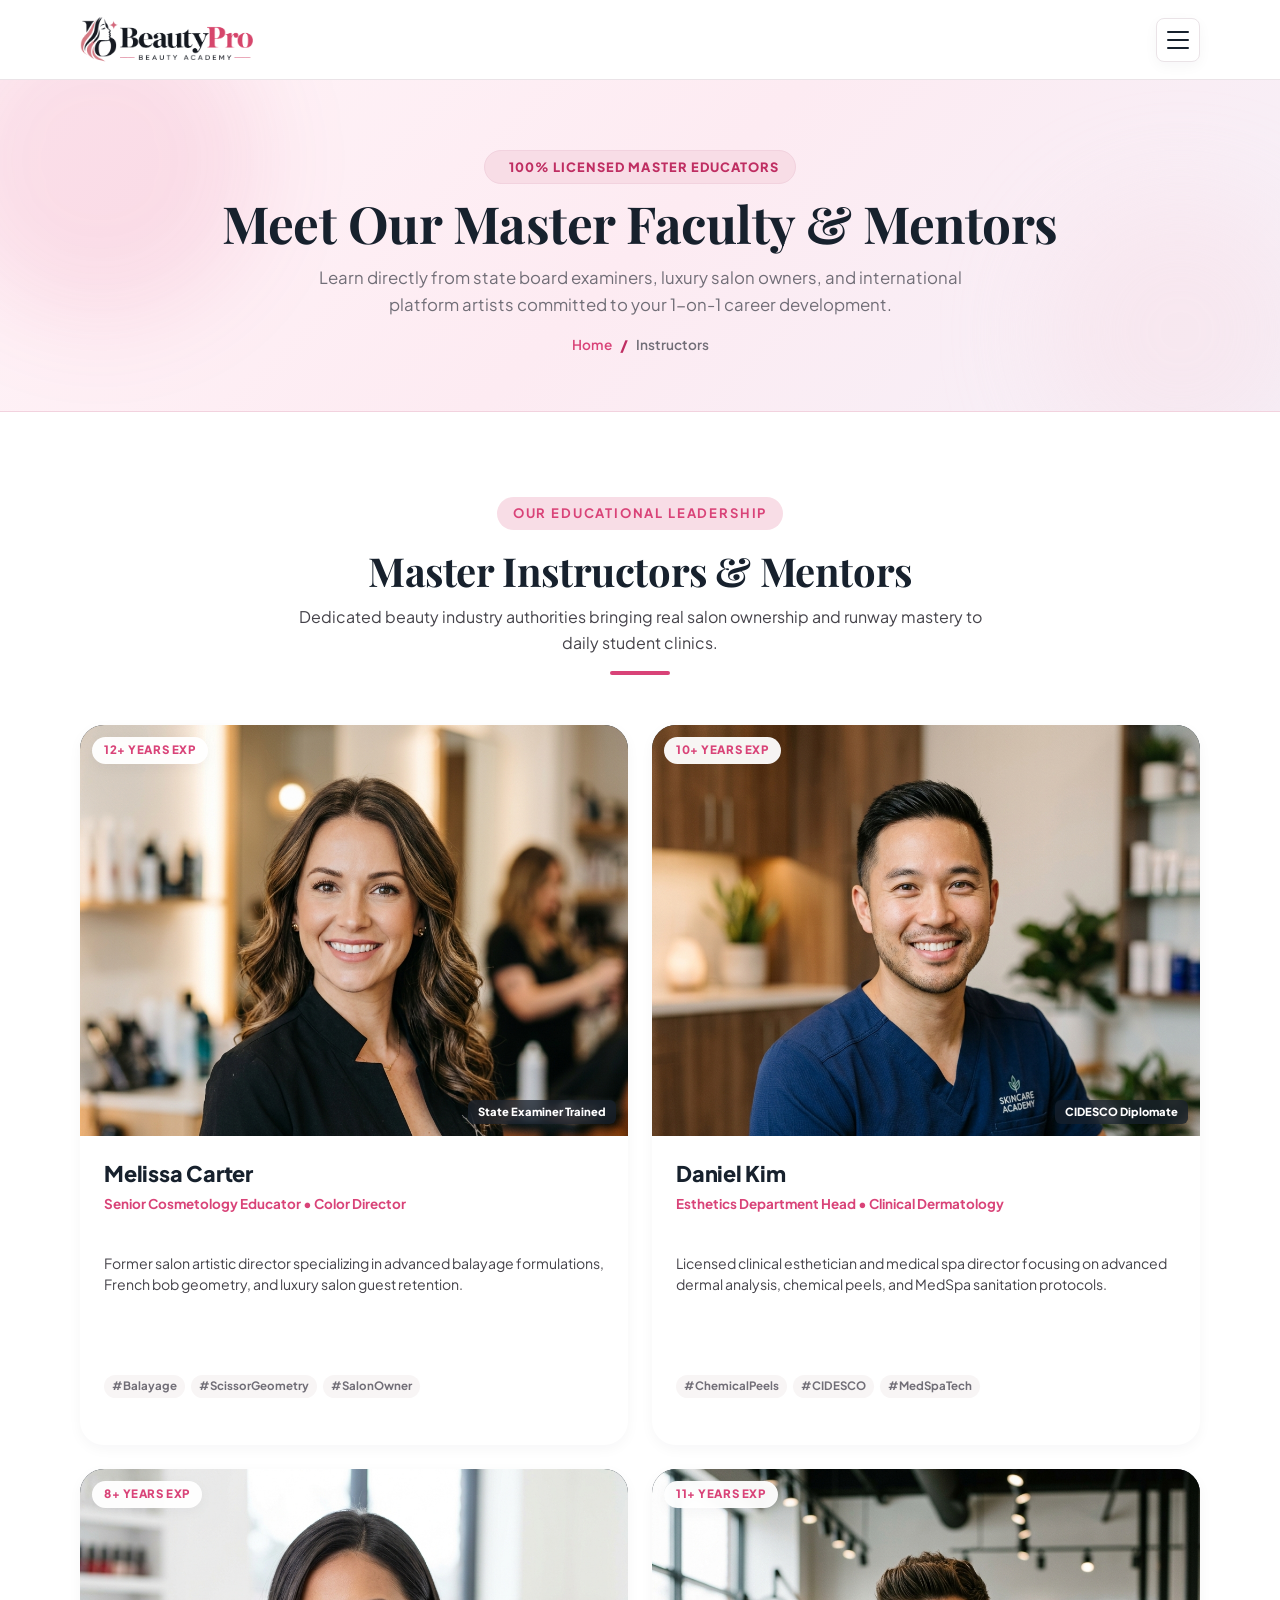
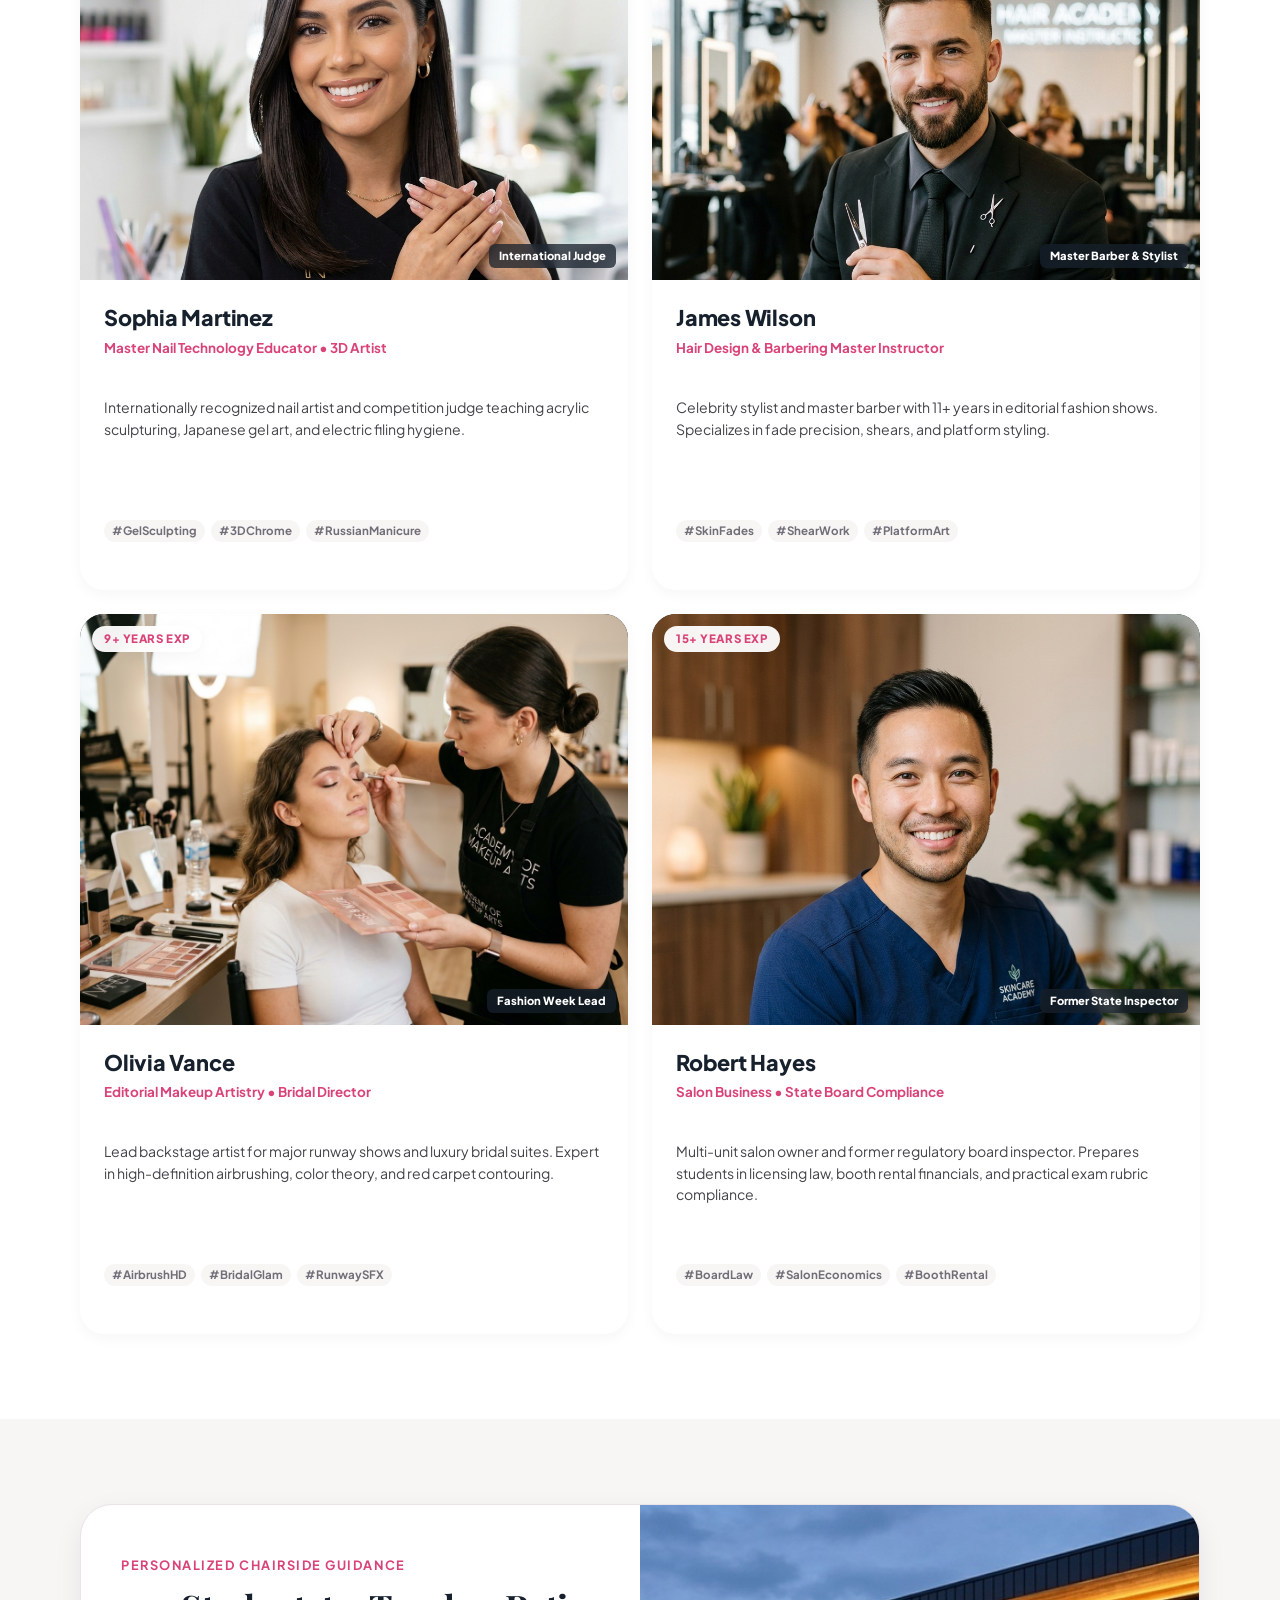
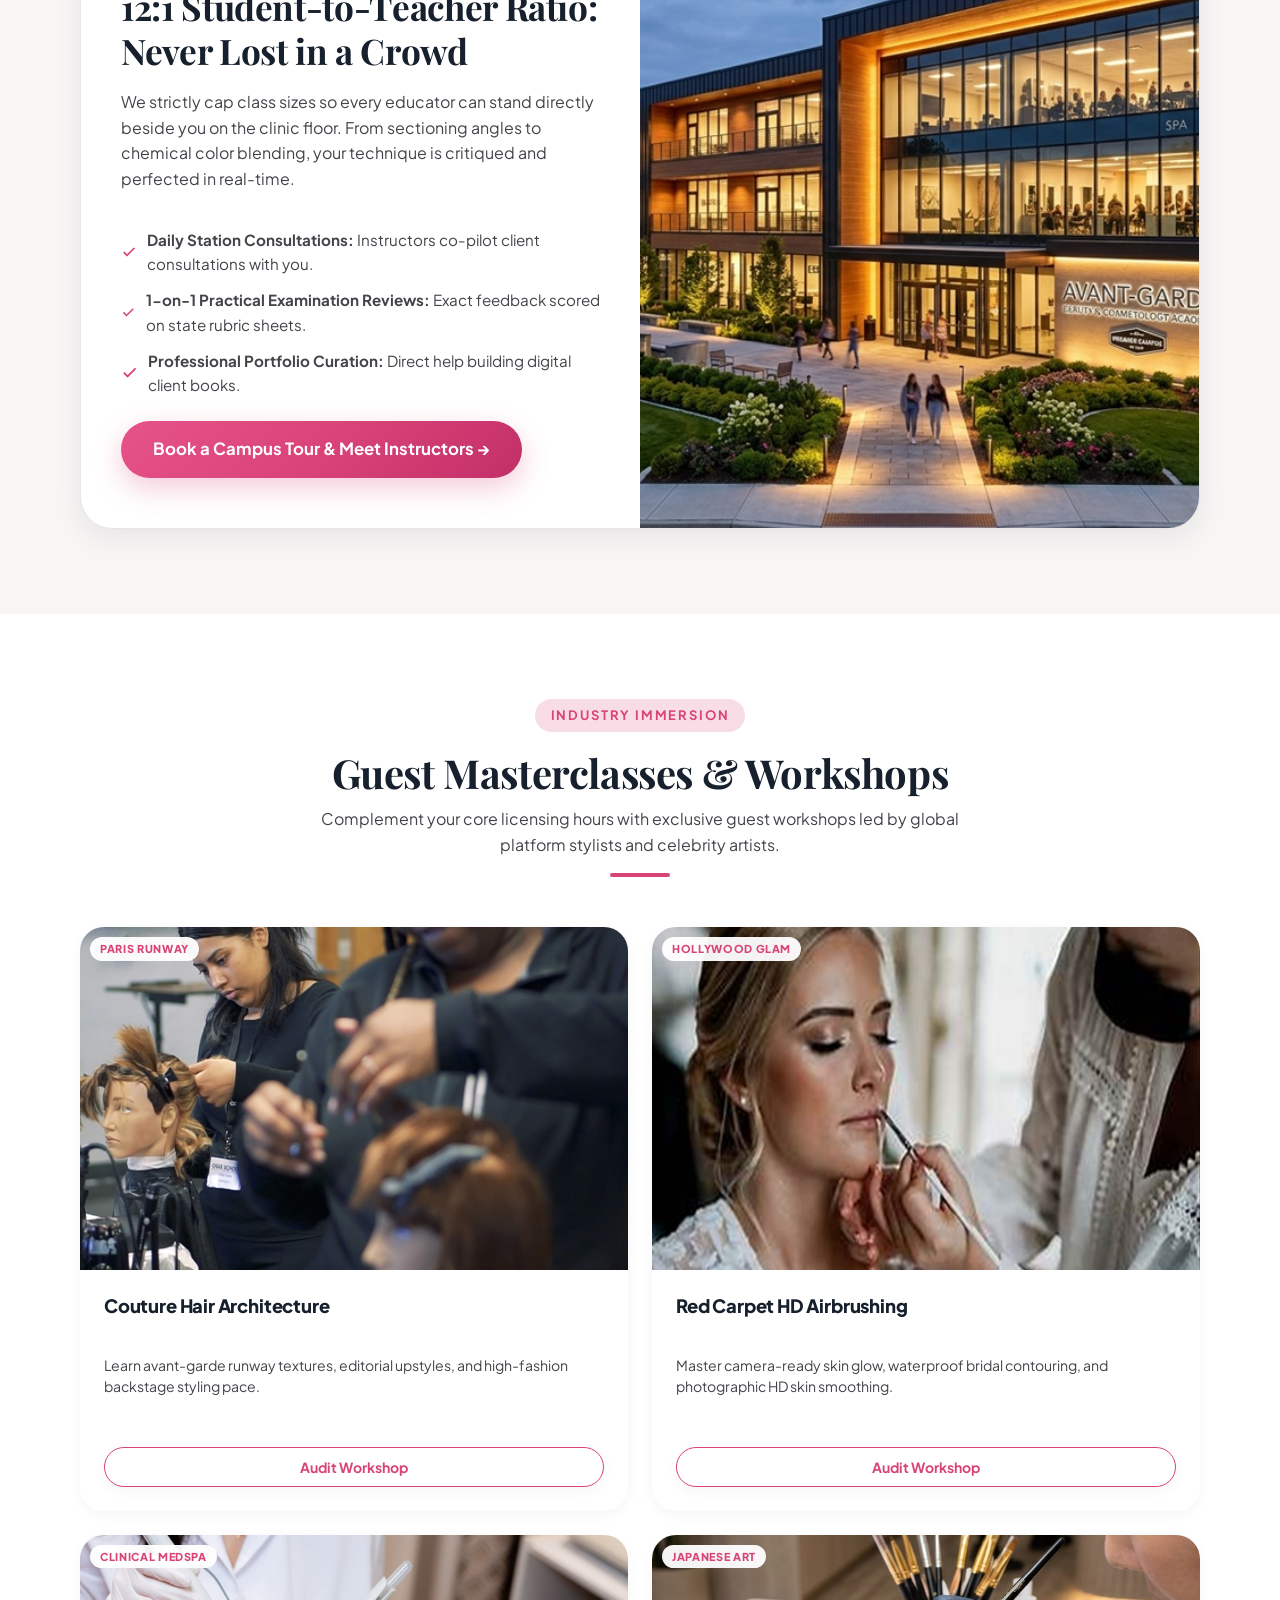
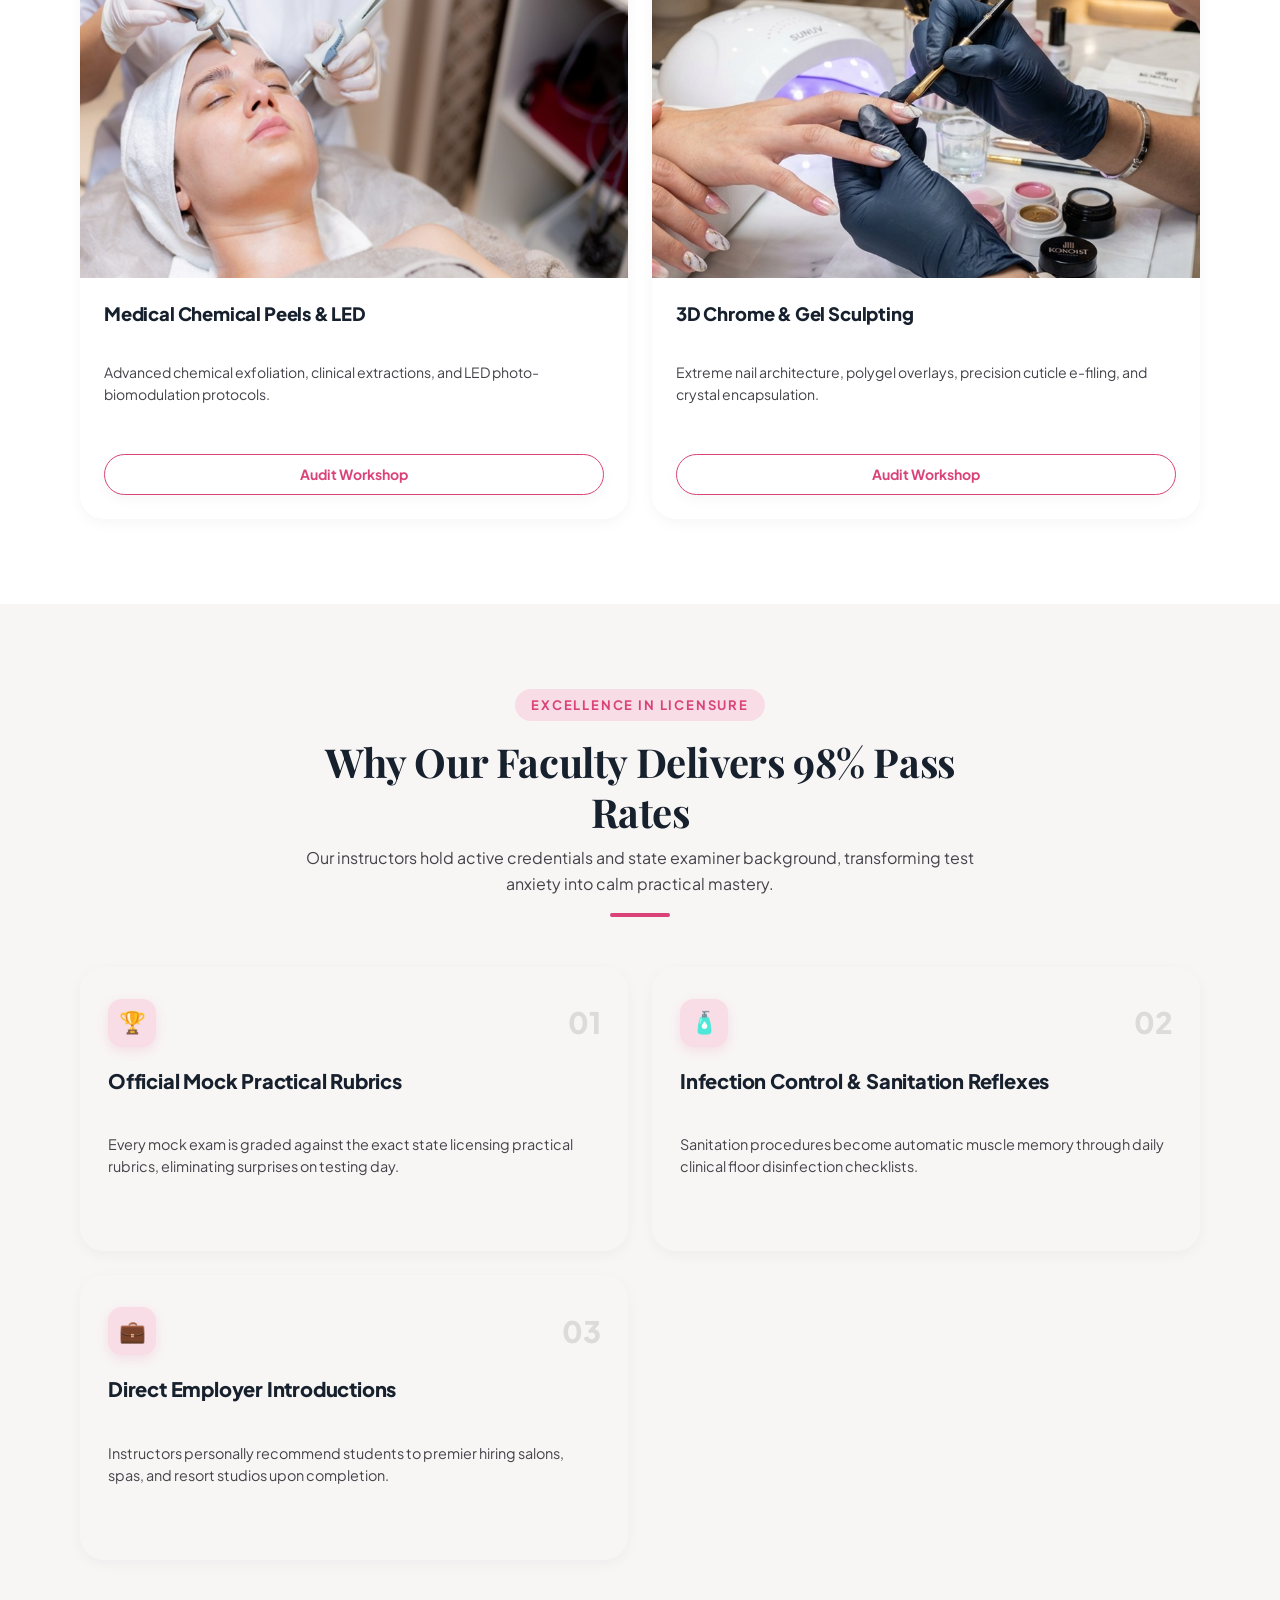
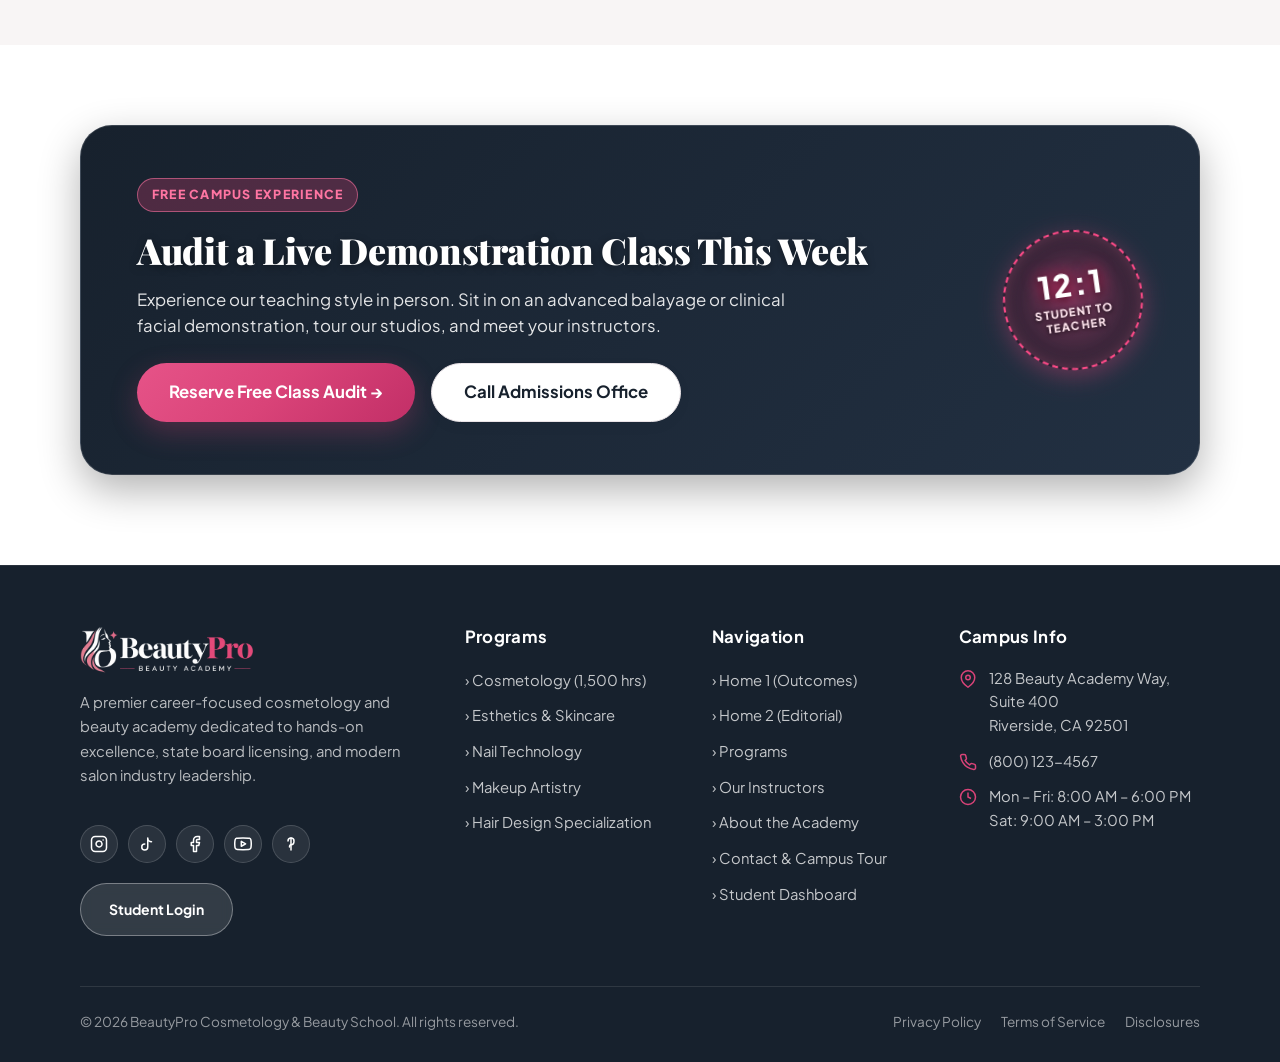
<file: instructors.html>
<!DOCTYPE html>
<html lang="en" dir="ltr">
<head>
  <meta charset="UTF-8">
  <meta name="viewport" content="width=device-width, initial-scale=1.0">
  <title>Meet Our Instructors | BeautyPro Beauty School</title>
  <meta name="description" content="Meet BeautyPro's passionate master instructors. Decades of combined high-end salon experience, clinical skincare mastery, and state board coaching.">
  <link rel="icon" type="image/png" href="assets/images/logo.png">
  <link rel="stylesheet" href="css/style.css">
</head>
<body>
  <!-- Attractive Luxury Preloader -->
  <div id="page-loader" class="page-loader" aria-hidden="true">
    <div class="loader-content">
      <div class="loader-logo-ring">
        <img src="assets/images/logo.png" alt="BeautyPro Beauty Academy" class="loader-logo-img">
      </div>
      <div class="loader-bar-wrap">
        <div class="loader-bar-fill"></div>
      </div>
      <span class="loader-text">BEAUTY ACADEMY</span>
    </div>
  </div>


  <!-- Shared Header -->
  <header class="site-header" id="site-header">
    <div class="nav-container">
      <a href="index.html" class="brand-logo" id="brand-logo" aria-label="BeautyPro Home">
        <img src="assets/images/logo.png" alt="BeautyPro Beauty Academy" class="brand-logo-img logo-light" width="165" height="46">
        <img src="assets/images/logo_dark.png" alt="BeautyPro Beauty Academy" class="brand-logo-img logo-dark" width="165" height="46">
      </a>

      <!-- Desktop Navigation -->
      <nav class="desktop-nav" aria-label="Desktop Navigation">
        <ul class="desktop-nav-links">
          <li class="nav-dropdown">
            <button class="nav-link nav-dropdown-toggle" aria-expanded="false" id="home-dropdown-btn">
              Home
              <svg class="dropdown-arrow" width="14" height="14" viewBox="0 0 24 24" fill="none" stroke="currentColor" stroke-width="2">
                <polyline points="6 9 12 15 18 9"></polyline>
              </svg>
            </button>
            <div class="nav-dropdown-menu" aria-labelledby="home-dropdown-btn">
              <a href="index.html" class="nav-dropdown-item">Home 1 — Graduate Success</a>
              <a href="home-2.html" class="nav-dropdown-item">Home 2 — Editorial Split</a>
            </div>
          </li>
          <li><a href="programs.html" class="nav-link">Programs</a></li>
          <li><a href="instructors.html" class="nav-link active">Instructors</a></li>
          <li><a href="about.html" class="nav-link">About</a></li>
          <li><a href="contact.html" class="nav-link">Contact</a></li>
          <li><a href="dashboard.html" class="nav-link">Dashboard</a></li>
        </ul>

        <!-- Unified Desktop Actions Group (Equal 12px Spacing Between All Buttons) -->
        <div class="nav-actions-group">
          <button class="icon-toggle-btn rtl-toggle" aria-label="Switch text direction (LTR / RTL)" title="Toggle RTL / LTR text direction">
            <svg viewBox="0 0 24 24" fill="none" stroke="currentColor" stroke-width="2.2" stroke-linecap="round" stroke-linejoin="round">
              <path d="M3 8h13M13 4l4 4-4 4M21 16H8M11 20l-4-4 4-4"/>
            </svg>
          </button>

          <button class="icon-toggle-btn theme-toggle" aria-label="Toggle light / dark mode" title="Toggle Light / Dark mode">
            <svg class="icon-sun" viewBox="0 0 24 24" fill="none" stroke="currentColor" stroke-width="2" stroke-linecap="round" stroke-linejoin="round">
              <circle cx="12" cy="12" r="5"></circle>
              <line x1="12" y1="1" x2="12" y2="3"></line>
              <line x1="12" y1="21" x2="12" y2="23"></line>
              <line x1="4.22" y1="4.22" x2="5.64" y2="5.64"></line>
              <line x1="18.36" y1="18.36" x2="19.78" y2="19.78"></line>
              <line x1="1" y1="12" x2="3" y2="12"></line>
              <line x1="21" y1="12" x2="23" y2="12"></line>
              <line x1="4.22" y1="19.78" x2="5.64" y2="18.36"></line>
              <line x1="18.36" y1="5.64" x2="19.78" y2="4.22"></line>
            </svg>
            <svg class="icon-moon" viewBox="0 0 24 24" fill="none" stroke="currentColor" stroke-width="2" stroke-linecap="round" stroke-linejoin="round">
              <path d="M21 12.79A9 9 0 1 1 11.21 3 7 7 0 0 0 21 12.79z"></path>
            </svg>
          </button>

          <a href="login.html" class="btn-nav-secondary">Login</a>
          <a href="contact.html#section-enquiry-form" class="btn-nav-primary">Apply Now</a>
        </div>
      </nav>

      <!-- Mobile & Tablet Header Controls -->
      <div class="header-actions-mobile">
        <button class="hamburger-btn" id="hamburger-btn" aria-label="Toggle navigation menu" aria-expanded="false">
          <span class="hamburger-line"></span>
          <span class="hamburger-line"></span>
          <span class="hamburger-line"></span>
        </button>
      </div>
    </div>
  </header>

  <!-- Mobile Navigation Drawer -->
  <div class="mobile-nav-backdrop" id="mobile-nav-backdrop"></div>
  <aside class="mobile-nav-drawer" id="mobile-nav-drawer" aria-label="Mobile Navigation">
    <div class="mobile-nav-header">
      <div class="brand-logo">
        <img src="assets/images/logo.png" alt="BeautyPro Beauty Academy" class="brand-logo-img logo-light" width="150" height="42">
        <img src="assets/images/logo_dark.png" alt="BeautyPro Beauty Academy" class="brand-logo-img logo-dark" width="150" height="42">
      </div>
      <button class="mobile-nav-close" id="mobile-nav-close" aria-label="Close menu">
        <svg width="18" height="18" viewBox="0 0 24 24" fill="none" stroke="currentColor" stroke-width="2.5" stroke-linecap="round" stroke-linejoin="round">
          <line x1="18" y1="6" x2="6" y2="18"></line>
          <line x1="6" y1="6" x2="18" y2="18"></line>
        </svg>
      </button>
    </div>
    <ul class="mobile-nav-links">
      <li>
        <div class="mobile-dropdown-header" id="mobile-home-toggle">
          <span>Home Pages</span>
          <svg class="dropdown-arrow" width="14" height="14" viewBox="0 0 24 24" fill="none" stroke="currentColor" stroke-width="2">
            <polyline points="6 9 12 15 18 9"></polyline>
          </svg>
        </div>
        <div class="mobile-sublinks">
          <a href="index.html" class="mobile-sublink">Home 1 (Graduate Success)</a>
          <a href="home-2.html" class="mobile-sublink">Home 2 (Editorial Split)</a>
        </div>
      </li>
      <li><a href="programs.html" class="mobile-nav-link">Programs</a></li>
      <li><a href="instructors.html" class="mobile-nav-link active">Instructors</a></li>
      <li><a href="about.html" class="mobile-nav-link">About</a></li>
      <li><a href="contact.html" class="mobile-nav-link">Contact</a></li>
      <li><a href="dashboard.html" class="mobile-nav-link">Dashboard</a></li>
    </ul>

    <div class="mobile-nav-toggles">
      <button class="mobile-toggle-btn rtl-toggle" aria-label="Switch text direction">
        <svg viewBox="0 0 24 24" fill="none" stroke="currentColor" stroke-width="2.2" stroke-linecap="round" stroke-linejoin="round" width="18" height="18">
          <path d="M3 8h13M13 4l4 4-4 4M21 16H8M11 20l-4-4 4-4"/>
        </svg>
        <span>RTL / LTR</span>
      </button>
      <button class="mobile-toggle-btn theme-toggle" aria-label="Toggle theme">
        <svg class="icon-moon" viewBox="0 0 24 24" fill="none" stroke="currentColor" stroke-width="2" width="18" height="18">
          <path d="M21 12.79A9 9 0 1 1 11.21 3 7 7 0 0 0 21 12.79z"></path>
        </svg>
        <svg class="icon-sun" viewBox="0 0 24 24" fill="none" stroke="currentColor" stroke-width="2" width="18" height="18">
          <circle cx="12" cy="12" r="5"></circle>
          <line x1="12" y1="1" x2="12" y2="3"></line>
          <line x1="12" y1="21" x2="12" y2="23"></line>
          <line x1="4.22" y1="4.22" x2="5.64" y2="5.64"></line>
          <line x1="18.36" y1="18.36" x2="19.78" y2="19.78"></line>
          <line x1="1" y1="12" x2="3" y2="12"></line>
          <line x1="21" y1="12" x2="23" y2="12"></line>
          <line x1="4.22" y1="19.78" x2="5.64" y2="18.36"></line>
          <line x1="18.36" y1="5.64" x2="19.78" y2="4.22"></line>
        </svg>
        <span>Theme</span>
      </button>
    </div>
    <div class="mobile-nav-footer">
      <a href="login.html" class="btn btn-secondary btn-full">Login</a>
      <a href="contact.html#section-enquiry-form" class="btn btn-primary btn-full">Apply Now</a>
    </div>
  </aside>

  <main>
    <!-- SECTION 1: HERO BANNER (Animated Banner with Breadcrumbs) -->
    <section class="page-banner" id="instructors-hero">
      <div class="animated-bg" aria-hidden="true">
        <span class="blob b1"></span>
        <span class="blob b2"></span>
      </div>
      <div class="container position-relative text-center">
        <span class="hero-badge"><i class="bi bi-people"></i> 100% LICENSED MASTER EDUCATORS</span>
        <h1 class="mt-3">Meet Our Master Faculty &amp; Mentors</h1>
        <p style="max-width: 680px; margin: 0 auto;">Learn directly from state board examiners, luxury salon owners, and international platform artists committed to your 1-on-1 career development.</p>
        <nav class="breadcrumb-nav justify-content-center" aria-label="breadcrumb">
          <a href="index.html">Home</a>
          <span class="sep">/</span>
          <span>Instructors</span>
        </nav>
      </div>
    </section>

    <!-- SECTION 2: MASTER INSTRUCTORS (3 Columns x 2 Rows on Desktop - All 6 Faculty) -->
    <section class="content-section section-bg-white" id="section-faculty-cards">
      <div class="container-wide">
        <div class="section-head">
          <span class="eyebrow">OUR EDUCATIONAL LEADERSHIP</span>
          <h2 class="section-title">Master Instructors &amp; Mentors</h2>
          <p class="section-subtitle">Dedicated beauty industry authorities bringing real salon ownership and runway mastery to daily student clinics.</p>
          <div class="divider-brand"></div>
        </div>

        <div class="grid-3-col">
          <!-- Instructor 1: Melissa Carter -->
          <article class="faculty-card-rich" id="instructor-melissa">
            <div class="fc-media">
              <span class="fc-exp-badge">12+ Years Exp</span>
              <img src="assets/images/instructor_melissa.jpg" alt="Melissa Carter, Senior Cosmetology Educator" width="450" height="310" loading="lazy">
              <span class="fc-cred-badge">State Examiner Trained</span>
            </div>
            <div class="fc-body">
              <h3>Melissa Carter</h3>
              <span class="fc-role">Senior Cosmetology Educator &bull; Color Director</span>
              <p>Former salon artistic director specializing in advanced balayage formulations, French bob geometry, and luxury salon guest retention.</p>
              <div class="fc-skills">
                <span class="fc-skill-tag">#Balayage</span>
                <span class="fc-skill-tag">#ScissorGeometry</span>
                <span class="fc-skill-tag">#SalonOwner</span>
              </div>
            </div>
          </article>

          <!-- Instructor 2: Daniel Kim -->
          <article class="faculty-card-rich" id="instructor-daniel">
            <div class="fc-media">
              <span class="fc-exp-badge">10+ Years Exp</span>
              <img src="assets/images/instructor_daniel.jpg" alt="Daniel Kim, Master Esthetics Department Head" width="450" height="310" loading="lazy">
              <span class="fc-cred-badge">CIDESCO Diplomate</span>
            </div>
            <div class="fc-body">
              <h3>Daniel Kim</h3>
              <span class="fc-role">Esthetics Department Head &bull; Clinical Dermatology</span>
              <p>Licensed clinical esthetician and medical spa director focusing on advanced dermal analysis, chemical peels, and MedSpa sanitation protocols.</p>
              <div class="fc-skills">
                <span class="fc-skill-tag">#ChemicalPeels</span>
                <span class="fc-skill-tag">#CIDESCO</span>
                <span class="fc-skill-tag">#MedSpaTech</span>
              </div>
            </div>
          </article>

          <!-- Instructor 3: Sophia Martinez -->
          <article class="faculty-card-rich" id="instructor-sophia">
            <div class="fc-media">
              <span class="fc-exp-badge">8+ Years Exp</span>
              <img src="assets/images/instructor_sophia.jpg" alt="Sophia Martinez, Master Nail Technology Educator" width="450" height="310" loading="lazy">
              <span class="fc-cred-badge">International Judge</span>
            </div>
            <div class="fc-body">
              <h3>Sophia Martinez</h3>
              <span class="fc-role">Master Nail Technology Educator &bull; 3D Artist</span>
              <p>Internationally recognized nail artist and competition judge teaching acrylic sculpturing, Japanese gel art, and electric filing hygiene.</p>
              <div class="fc-skills">
                <span class="fc-skill-tag">#GelSculpting</span>
                <span class="fc-skill-tag">#3DChrome</span>
                <span class="fc-skill-tag">#RussianManicure</span>
              </div>
            </div>
          </article>

          <!-- Instructor 4: James Wilson -->
          <article class="faculty-card-rich" id="instructor-james">
            <div class="fc-media">
              <span class="fc-exp-badge">11+ Years Exp</span>
              <img src="assets/images/instructor_james.jpg" alt="James Wilson, Master Barber & Hair Design Educator" width="450" height="310" loading="lazy">
              <span class="fc-cred-badge">Master Barber &amp; Stylist</span>
            </div>
            <div class="fc-body">
              <h3>James Wilson</h3>
              <span class="fc-role">Hair Design &amp; Barbering Master Instructor</span>
              <p>Celebrity stylist and master barber with 11+ years in editorial fashion shows. Specializes in fade precision, shears, and platform styling.</p>
              <div class="fc-skills">
                <span class="fc-skill-tag">#SkinFades</span>
                <span class="fc-skill-tag">#ShearWork</span>
                <span class="fc-skill-tag">#PlatformArt</span>
              </div>
            </div>
          </article>

          <!-- Instructor 5: Olivia Vance -->
          <article class="faculty-card-rich" id="instructor-olivia">
            <div class="fc-media">
              <span class="fc-exp-badge">9+ Years Exp</span>
              <img src="assets/images/instructor_olivia.jpg" alt="Olivia Vance, Editorial Makeup Director" width="450" height="310" loading="lazy">
              <span class="fc-cred-badge">Fashion Week Lead</span>
            </div>
            <div class="fc-body">
              <h3>Olivia Vance</h3>
              <span class="fc-role">Editorial Makeup Artistry &bull; Bridal Director</span>
              <p>Lead backstage artist for major runway shows and luxury bridal suites. Expert in high-definition airbrushing, color theory, and red carpet contouring.</p>
              <div class="fc-skills">
                <span class="fc-skill-tag">#AirbrushHD</span>
                <span class="fc-skill-tag">#BridalGlam</span>
                <span class="fc-skill-tag">#RunwaySFX</span>
              </div>
            </div>
          </article>

          <!-- Instructor 6: Robert Hayes -->
          <article class="faculty-card-rich" id="instructor-robert">
            <div class="fc-media">
              <span class="fc-exp-badge">15+ Years Exp</span>
              <img src="assets/images/instructor_robert.jpg" alt="Robert Hayes, Salon Business & Compliance Director" width="450" height="310" loading="lazy">
              <span class="fc-cred-badge">Former State Inspector</span>
            </div>
            <div class="fc-body">
              <h3>Robert Hayes</h3>
              <span class="fc-role">Salon Business &bull; State Board Compliance</span>
              <p>Multi-unit salon owner and former regulatory board inspector. Prepares students in licensing law, booth rental financials, and practical exam rubric compliance.</p>
              <div class="fc-skills">
                <span class="fc-skill-tag">#BoardLaw</span>
                <span class="fc-skill-tag">#SalonEconomics</span>
                <span class="fc-skill-tag">#BoothRental</span>
              </div>
            </div>
          </article>
        </div>
      </div>
    </section>

    <!-- SECTION 3: THE 12:1 MENTORSHIP DIFFERENCE (Split Feature Showcase) -->
    <section class="content-section section-bg-soft" id="section-mentorship-advantage">
      <div class="container">
        <div class="h1-season">
          <div class="h1-season-content">
            <span class="h1-season-tag">PERSONALIZED CHAIRSIDE GUIDANCE</span>
            <h3>12:1 Student-to-Teacher Ratio: Never Lost in a Crowd</h3>
            <p>We strictly cap class sizes so every educator can stand directly beside you on the clinic floor. From sectioning angles to chemical color blending, your technique is critiqued and perfected in real-time.</p>
            <ul style="display: flex; flex-direction: column; gap: 12px; margin: 20px 0 24px 0; font-size: 0.95rem; color: var(--body-text);">
              <li style="display: flex; align-items: center; gap: 10px;">
                <svg width="20" height="20" viewBox="0 0 24 24" fill="none" stroke="#D94378" stroke-width="2.5"><polyline points="20 6 9 17 4 12"></polyline></svg>
                <span><strong>Daily Station Consultations:</strong> Instructors co-pilot client consultations with you.</span>
              </li>
              <li style="display: flex; align-items: center; gap: 10px;">
                <svg width="20" height="20" viewBox="0 0 24 24" fill="none" stroke="#D94378" stroke-width="2.5"><polyline points="20 6 9 17 4 12"></polyline></svg>
                <span><strong>1-on-1 Practical Examination Reviews:</strong> Exact feedback scored on state rubric sheets.</span>
              </li>
              <li style="display: flex; align-items: center; gap: 10px;">
                <svg width="20" height="20" viewBox="0 0 24 24" fill="none" stroke="#D94378" stroke-width="2.5"><polyline points="20 6 9 17 4 12"></polyline></svg>
                <span><strong>Professional Portfolio Curation:</strong> Direct help building digital client books.</span>
              </li>
            </ul>
            <div>
              <a href="contact.html" class="btn btn-brand btn-lg">Book a Campus Tour &amp; Meet Instructors &rarr;</a>
            </div>
          </div>
          <div class="h1-season-img">
            <img src="assets/images/campus_atrium_modern.jpg" alt="BeautyPro modern beauty academy campus" width="600" height="420" loading="lazy">
          </div>
        </div>
      </div>
    </section>

    <!-- SECTION 4: GUEST MASTERCLASSES & WORKSHOPS (4 Cards across on Desktop) -->
    <section class="content-section section-bg-white" id="section-masterclasses">
      <div class="container-wide">
        <div class="section-head">
          <span class="eyebrow">INDUSTRY IMMERSION</span>
          <h2 class="section-title">Guest Masterclasses &amp; Workshops</h2>
          <p class="section-subtitle">Complement your core licensing hours with exclusive guest workshops led by global platform stylists and celebrity artists.</p>
          <div class="divider-brand"></div>
        </div>

        <div class="grid-4-col">
          <!-- Masterclass 1 -->
          <article class="masterclass-card">
            <div class="masterclass-media">
              <span class="masterclass-tag">PARIS RUNWAY</span>
              <img src="assets/images/masterclass_runway_hair.jpg" alt="Runway hair architecture masterclass" width="300" height="200" loading="lazy">
            </div>
            <div class="masterclass-body">
              <h4>Couture Hair Architecture</h4>
              <p>Learn avant-garde runway textures, editorial upstyles, and high-fashion backstage styling pace.</p>
              <a href="contact.html" class="btn btn-outline-brand btn-sm">Audit Workshop</a>
            </div>
          </article>

          <!-- Masterclass 2 -->
          <article class="masterclass-card">
            <div class="masterclass-media">
              <span class="masterclass-tag">HOLLYWOOD GLAM</span>
              <img src="assets/images/masterclass_redcarpet_makeup.jpg" alt="Celebrity red carpet airbrush masterclass" width="300" height="200" loading="lazy">
            </div>
            <div class="masterclass-body">
              <h4>Red Carpet HD Airbrushing</h4>
              <p>Master camera-ready skin glow, waterproof bridal contouring, and photographic HD skin smoothing.</p>
              <a href="contact.html" class="btn btn-outline-brand btn-sm">Audit Workshop</a>
            </div>
          </article>

          <!-- Masterclass 3 -->
          <article class="masterclass-card">
            <div class="masterclass-media">
              <span class="masterclass-tag">CLINICAL MEDSPA</span>
              <img src="assets/images/masterclass_clinical_peels.jpg" alt="Medical chemical peels and LED science masterclass" width="300" height="200" loading="lazy">
            </div>
            <div class="masterclass-body">
              <h4>Medical Chemical Peels &amp; LED</h4>
              <p>Advanced chemical exfoliation, clinical extractions, and LED photo-biomodulation protocols.</p>
              <a href="contact.html" class="btn btn-outline-brand btn-sm">Audit Workshop</a>
            </div>
          </article>

          <!-- Masterclass 4 -->
          <article class="masterclass-card">
            <div class="masterclass-media">
              <span class="masterclass-tag">JAPANESE ART</span>
              <img src="assets/images/masterclass_chrome_nails.jpg" alt="Japanese 3D chrome nail sculpture masterclass" width="300" height="200" loading="lazy">
            </div>
            <div class="masterclass-body">
              <h4>3D Chrome &amp; Gel Sculpting</h4>
              <p>Extreme nail architecture, polygel overlays, precision cuticle e-filing, and crystal encapsulation.</p>
              <a href="contact.html" class="btn btn-outline-brand btn-sm">Audit Workshop</a>
            </div>
          </article>
        </div>
      </div>
    </section>

    <!-- SECTION 5: STATE EXAMINER STANDARDS (3 Columns across on Desktop) -->
    <section class="content-section section-bg-soft" id="section-examiner-standards">
      <div class="container">
        <div class="section-head">
          <span class="eyebrow">EXCELLENCE IN LICENSURE</span>
          <h2 class="section-title">Why Our Faculty Delivers 98% Pass Rates</h2>
          <p class="section-subtitle">Our instructors hold active credentials and state examiner background, transforming test anxiety into calm practical mastery.</p>
          <div class="divider-brand"></div>
        </div>

        <div class="grid-3-col">
          <!-- Standard 01 -->
          <div class="h1-feature-card">
            <div class="f-top">
              <span class="f-icon-badge" aria-hidden="true">🏆</span>
              <span class="f-num-watermark">01</span>
            </div>
            <h3>Official Mock Practical Rubrics</h3>
            <p>Every mock exam is graded against the exact state licensing practical rubrics, eliminating surprises on testing day.</p>
          </div>

          <!-- Standard 02 -->
          <div class="h1-feature-card">
            <div class="f-top">
              <span class="f-icon-badge" aria-hidden="true">🧴</span>
              <span class="f-num-watermark">02</span>
            </div>
            <h3>Infection Control &amp; Sanitation Reflexes</h3>
            <p>Sanitation procedures become automatic muscle memory through daily clinical floor disinfection checklists.</p>
          </div>

          <!-- Standard 03 -->
          <div class="h1-feature-card">
            <div class="f-top">
              <span class="f-icon-badge" aria-hidden="true">💼</span>
              <span class="f-num-watermark">03</span>
            </div>
            <h3>Direct Employer Introductions</h3>
            <p>Instructors personally recommend students to premier hiring salons, spas, and resort studios upon completion.</p>
          </div>
        </div>
      </div>
    </section>

    <!-- SECTION 6: EXPERIENCE A LIVE DEMO CLASS (Offer Banner) -->
    <section class="content-section section-bg-white pre-footer-cta-section" id="section-audit-banner">
      <div class="container">
        <div class="offer-banner">
          <div class="ob-inner">
            <div>
              <span class="ob-tag">FREE CAMPUS EXPERIENCE</span>
              <h2>Audit a Live Demonstration Class This Week</h2>
              <p>Experience our teaching style in person. Sit in on an advanced balayage or clinical facial demonstration, tour our studios, and meet your instructors.</p>
              <div style="display: flex; gap: 16px; margin-top: 24px; flex-wrap: wrap;">
                <a href="contact.html" class="btn btn-brand btn-lg" id="audit-enroll-btn">Reserve Free Class Audit &rarr;</a>
                <a href="tel:8001234567" class="btn btn-soft btn-lg">Call Admissions Office</a>
              </div>
            </div>
            <div class="discount-stamp">
              <strong>12:1</strong>
              <span>STUDENT TO<br>TEACHER</span>
            </div>
          </div>
        </div>
      </div>
    </section>
  </main>

  <!-- Shared Footer -->
  <footer class="site-footer">
    <div class="container">
      <div class="footer-grid">
        <div class="footer-col">
          <div class="brand-logo" style="margin-bottom: 16px;">
            <img src="assets/images/logo_dark.png" alt="BeautyPro Beauty Academy" class="brand-logo-img" width="165" height="46">
          </div>
          <p class="footer-desc">A premier career-focused cosmetology and beauty academy dedicated to hands-on excellence, state board licensing, and modern salon industry leadership.</p>
          <div class="footer-social-links">
            <a href="https://instagram.com" target="_blank" rel="noopener" class="footer-social-icon" aria-label="Instagram">
              <svg width="18" height="18" viewBox="0 0 24 24" fill="none" stroke="currentColor" stroke-width="2" stroke-linecap="round" stroke-linejoin="round"><rect x="2" y="2" width="20" height="20" rx="5" ry="5"></rect><path d="M16 11.37A4 4 0 1 1 12.63 8 4 4 0 0 1 16 11.37z"></path><line x1="17.5" y1="6.5" x2="17.51" y2="6.5"></line></svg>
            </a>
            <a href="https://tiktok.com" target="_blank" rel="noopener" class="footer-social-icon" aria-label="TikTok">
              <svg width="18" height="18" viewBox="0 0 24 24" fill="none" stroke="currentColor" stroke-width="2" stroke-linecap="round" stroke-linejoin="round"><path d="M9 12a4 4 0 1 0 4 4V4a5 5 0 0 0 5 5"></path></svg>
            </a>
            <a href="https://facebook.com" target="_blank" rel="noopener" class="footer-social-icon" aria-label="Facebook">
              <svg width="18" height="18" viewBox="0 0 24 24" fill="none" stroke="currentColor" stroke-width="2" stroke-linecap="round" stroke-linejoin="round"><path d="M18 2h-3a5 5 0 0 0-5 5v3H7v4h3v8h4v-8h3l1-4h-4V7a1 1 0 0 1 1-1h3z"></path></svg>
            </a>
            <a href="https://youtube.com" target="_blank" rel="noopener" class="footer-social-icon" aria-label="YouTube">
              <svg width="18" height="18" viewBox="0 0 24 24" fill="none" stroke="currentColor" stroke-width="2" stroke-linecap="round" stroke-linejoin="round"><path d="M22.54 6.42a2.78 2.78 0 0 0-1.94-2C18.88 4 12 4 12 4s-6.88 0-8.6.46a2.78 2.78 0 0 0-1.94 2A29 29 0 0 0 1 11.75a29 29 0 0 0 .46 5.33A2.78 2.78 0 0 0 3.4 19.1c1.72.46 8.6.46 8.6.46s6.88 0 8.6-.46a2.78 2.78 0 0 0 1.94-2 29 29 0 0 0 .46-5.25 29 29 0 0 0-.46-5.43z"></path><polygon points="9.75 15.02 15.5 11.75 9.75 8.48 9.75 15.02"></polygon></svg>
            </a>
            <a href="https://pinterest.com" target="_blank" rel="noopener" class="footer-social-icon" aria-label="Pinterest">
              <svg width="18" height="18" viewBox="0 0 24 24" fill="none" stroke="currentColor" stroke-width="2" stroke-linecap="round" stroke-linejoin="round"><line x1="12" y1="4" x2="12" y2="20"></line><path d="M8 8a4 4 0 0 1 8 0c0 3-2 5-4 5s-2 2-2 3"></path></svg>
            </a>
          </div>
          <div>
            <a href="login.html" class="btn btn-sm btn-outline-white">Student Login</a>
          </div>
        </div>

        <div class="footer-col">
          <h4>Programs</h4>
          <ul class="footer-links">
            <li><a href="programs.html" class="footer-link">&rsaquo; Cosmetology (1,500 hrs)</a></li>
            <li><a href="programs.html" class="footer-link">&rsaquo; Esthetics &amp; Skincare</a></li>
            <li><a href="programs.html" class="footer-link">&rsaquo; Nail Technology</a></li>
            <li><a href="programs.html" class="footer-link">&rsaquo; Makeup Artistry</a></li>
            <li><a href="programs.html" class="footer-link">&rsaquo; Hair Design Specialization</a></li>
          </ul>
        </div>

        <div class="footer-col">
          <h4>Navigation</h4>
          <ul class="footer-links">
            <li><a href="index.html" class="footer-link">&rsaquo; Home 1 (Outcomes)</a></li>
            <li><a href="home-2.html" class="footer-link">&rsaquo; Home 2 (Editorial)</a></li>
            <li><a href="programs.html" class="footer-link">&rsaquo; Programs</a></li>
            <li><a href="instructors.html" class="footer-link">&rsaquo; Our Instructors</a></li>
            <li><a href="about.html" class="footer-link">&rsaquo; About the Academy</a></li>
            <li><a href="contact.html" class="footer-link">&rsaquo; Contact &amp; Campus Tour</a></li>
            <li><a href="dashboard.html" class="footer-link">&rsaquo; Student Dashboard</a></li>
          </ul>
        </div>

        <div class="footer-col">
          <h4>Campus Info</h4>
          <div class="footer-contact-item">
            <svg width="18" height="18" viewBox="0 0 24 24" fill="none" stroke="currentColor" stroke-width="2"><path d="M21 10c0 7-9 13-9 13s-9-6-9-13a9 9 0 0 1 18 0z"></path><circle cx="12" cy="10" r="3"></circle></svg>
            <span>128 Beauty Academy Way, Suite 400<br>Riverside, CA 92501</span>
          </div>
          <div class="footer-contact-item">
            <svg width="18" height="18" viewBox="0 0 24 24" fill="none" stroke="currentColor" stroke-width="2" stroke-linecap="round" stroke-linejoin="round"><path d="M22 16.92v3a2 2 0 0 1-2.18 2 19.79 19.79 0 0 1-8.63-3.07 19.5 19.5 0 0 1-6-6 19.79 19.79 0 0 1-3.07-8.67A2 2 0 0 1 4.11 2h3a2 2 0 0 1 2 1.72 12.84 12.84 0 0 0 .7 2.81 2 2 0 0 1-.45 2.11L8.09 9.91a16 16 0 0 0 6 6l1.27-1.27a2 2 0 0 1 2.11-.45 12.84 12.84 0 0 0 2.81.7A2 2 0 0 1 22 16.92z"></path></svg>
            <a href="tel:8001234567" style="color: inherit; text-decoration: none;">(800) 123-4567</a>
          </div>
          <div class="footer-contact-item">
            <svg width="18" height="18" viewBox="0 0 24 24" fill="none" stroke="currentColor" stroke-width="2"><circle cx="12" cy="12" r="10"></circle><polyline points="12 6 12 12 16 14"></polyline></svg>
            <span>Mon &ndash; Fri: 8:00 AM &ndash; 6:00 PM<br>Sat: 9:00 AM &ndash; 3:00 PM</span>
          </div>
        </div>
      </div>

      <div class="footer-bottom">
        <div>&copy; 2026 BeautyPro Cosmetology &amp; Beauty School. All rights reserved.</div>
        <div class="footer-legal-links">
          <a href="#">Privacy Policy</a>
          <a href="#">Terms of Service</a>
          <a href="#">Disclosures</a>
        </div>
      </div>
    </div>
  </footer>

  <script src="js/main.js"></script>
  <!-- Back to Top Floating Button -->
  <button id="back-to-top" class="back-to-top-btn" aria-label="Back to top" title="Scroll to top">
    <svg width="20" height="20" viewBox="0 0 24 24" fill="none" stroke="currentColor" stroke-width="2.5" stroke-linecap="round" stroke-linejoin="round">
      <line x1="12" y1="19" x2="12" y2="5"></line>
      <polyline points="5 12 12 5 19 12"></polyline>
    </svg>
  </button>
</body>
</html>
</file>
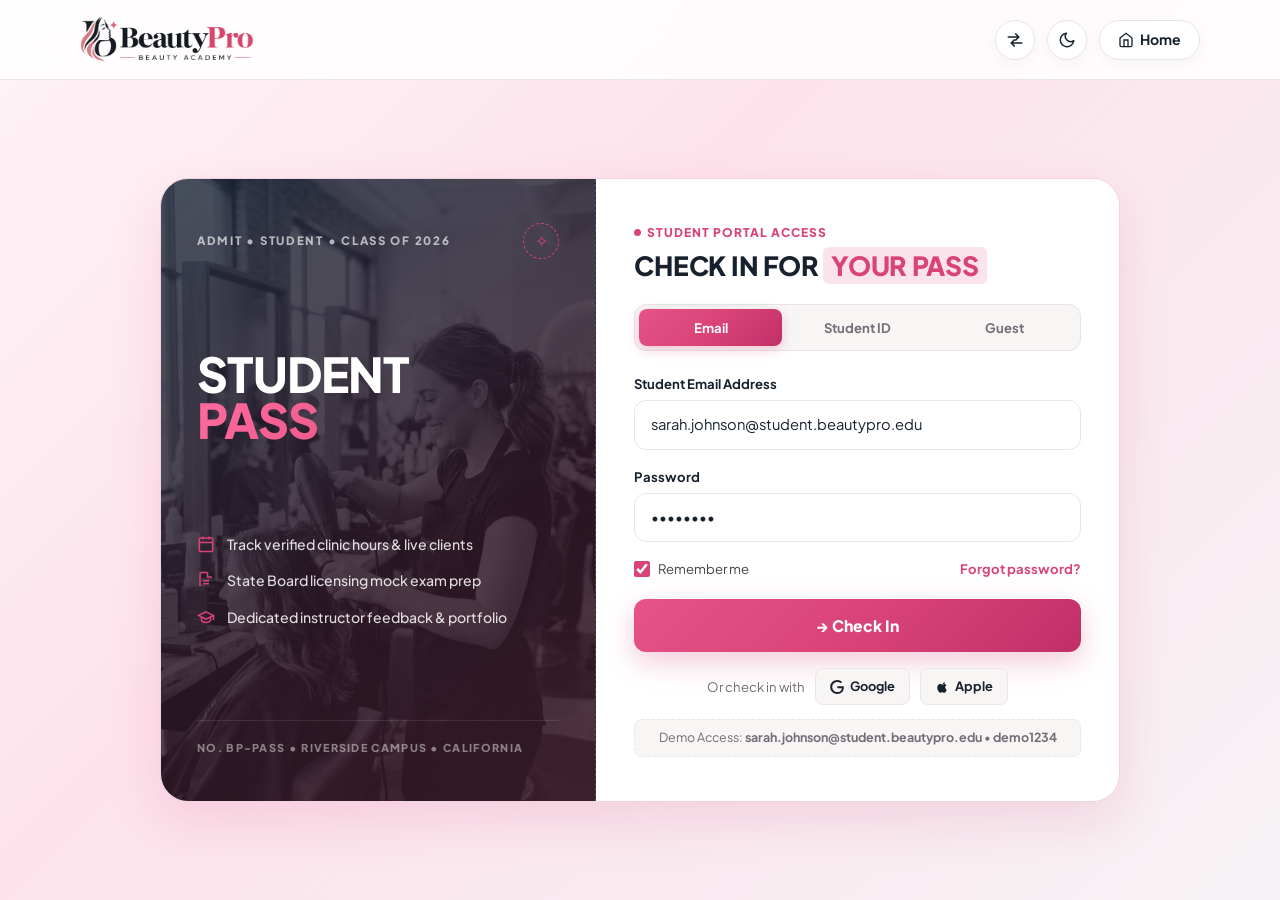
<file: login.html>
<!DOCTYPE html>
<html lang="en" dir="ltr">
<head>
  <meta charset="UTF-8">
  <meta name="viewport" content="width=device-width, initial-scale=1.0">
  <title>Student Pass Check-in | BeautyPro Portal</title>
  <meta name="description" content="Check in to your BeautyPro student pass portal to track training hours, access board prep exams, and manage program milestones.">
  <link rel="icon" type="image/png" href="assets/images/logo.png">
  <link rel="stylesheet" href="css/style.css">
</head>
<body class="auth-pass-page">

  <!-- Header matching Image 2: Logo Left, Toggles & Home Right -->
  <header class="auth-pass-header">
    <div class="nav-container">
      <a href="index.html" class="brand-logo" id="brand-logo" aria-label="BeautyPro Home">
        <img src="assets/images/logo.png" alt="BeautyPro Beauty Academy" class="brand-logo-img logo-light" width="165" height="46">
        <img src="assets/images/logo_dark.png" alt="BeautyPro Beauty Academy" class="brand-logo-img logo-dark" width="165" height="46">
      </a>

      <!-- Quick Toggles & Back Home Button (Image 2) -->
      <div class="nav-actions-group">
        <button class="icon-toggle-btn rtl-toggle" aria-label="Switch text direction" title="Toggle RTL / LTR">
          <svg viewBox="0 0 24 24" fill="none" stroke="currentColor" stroke-width="2.2" stroke-linecap="round" stroke-linejoin="round">
            <path d="M3 8h13M13 4l4 4-4 4M21 16H8M11 20l-4-4 4-4"/>
          </svg>
        </button>

        <button class="icon-toggle-btn theme-toggle" aria-label="Toggle light / dark mode" title="Toggle Light / Dark mode">
          <svg class="icon-sun" viewBox="0 0 24 24" fill="none" stroke="currentColor" stroke-width="2" stroke-linecap="round" stroke-linejoin="round">
            <circle cx="12" cy="12" r="5"></circle>
            <line x1="12" y1="1" x2="12" y2="3"></line>
            <line x1="12" y1="21" x2="12" y2="23"></line>
            <line x1="4.22" y1="4.22" x2="5.64" y2="5.64"></line>
            <line x1="18.36" y1="18.36" x2="19.78" y2="19.78"></line>
            <line x1="1" y1="12" x2="3" y2="12"></line>
            <line x1="21" y1="12" x2="23" y2="12"></line>
            <line x1="4.22" y1="19.78" x2="5.64" y2="18.36"></line>
            <line x1="18.36" y1="5.64" x2="19.78" y2="4.22"></line>
          </svg>
          <svg class="icon-moon" viewBox="0 0 24 24" fill="none" stroke="currentColor" stroke-width="2" stroke-linecap="round" stroke-linejoin="round">
            <path d="M21 12.79A9 9 0 1 1 11.21 3 7 7 0 0 0 21 12.79z"></path>
          </svg>
        </button>

        <a href="index.html" class="btn-nav-secondary" title="Return to Academy website">
          <svg width="16" height="16" viewBox="0 0 24 24" fill="none" stroke="currentColor" stroke-width="2" style="margin-right: 6px;"><path d="M3 9l9-7 9 7v11a2 2 0 0 1-2 2H5a2 2 0 0 1-2-2z"></path><polyline points="9 22 9 12 15 12 15 22"></polyline></svg>
          <span>Home</span>
        </a>
      </div>
    </div>
  </header>

  <!-- Main Area: Split Student Pass Ticket (Image 2) -->
  <main class="auth-pass-main">
    <div class="student-pass-card">

      <!-- Left Half: The Ticket Pass -->
      <section class="ticket-left" aria-label="Student Pass Badge">
        <img src="assets/images/login_student.jpg" alt="Student in salon styling lab" class="ticket-left-bg" loading="eager">

        <div class="ticket-top-meta">
          <span class="ticket-tagline">ADMIT &bull; STUDENT &bull; CLASS OF 2026</span>
          <span class="ticket-stamp" aria-hidden="true">✧</span>
        </div>

        <div class="ticket-hero-title">
          <h2>STUDENT<br><span class="pass-highlight">PASS</span></h2>
        </div>

        <div class="ticket-perks">
          <div class="ticket-perk-item">
            <svg width="18" height="18" viewBox="0 0 24 24" fill="none" stroke="currentColor" stroke-width="2"><rect x="3" y="4" width="18" height="18" rx="2" ry="2"></rect><line x1="16" y1="2" x2="16" y2="6"></line><line x1="8" y1="2" x2="8" y2="6"></line><line x1="3" y1="10" x2="21" y2="10"></line></svg>
            <span>Track verified clinic hours &amp; live clients</span>
          </div>
          <div class="ticket-perk-item">
            <svg width="18" height="18" viewBox="0 0 24 24" fill="none" stroke="currentColor" stroke-width="2"><path d="M14 2H6a2 2 0 0 0-2 2v16a2 2 0 0 2 2h12a2 2 0 0 0 2-2V8z"></path><polyline points="14 2 14 8 20 8"></polyline><line x1="16" y1="13" x2="8" y2="13"></line><line x1="16" y1="17" x2="8" y2="17"></line></svg>
            <span>State Board licensing mock exam prep</span>
          </div>
          <div class="ticket-perk-item">
            <svg width="18" height="18" viewBox="0 0 24 24" fill="none" stroke="currentColor" stroke-width="2"><path d="M22 10v6M2 10l10-5 10 5-10 5z"></path><path d="M6 12v5c3 3 9 3 12 0v-5"></path></svg>
            <span>Dedicated instructor feedback &amp; portfolio</span>
          </div>
        </div>

        <div class="ticket-bottom-code">
          NO. BP-PASS &bull; RIVERSIDE CAMPUS &bull; CALIFORNIA
        </div>
      </section>

      <!-- Right Half: Clean White Check-in Card -->
      <section class="ticket-right" aria-label="Student Login Form">
        <div class="tr-badge">
          <span class="tr-dot"></span>
          <span>Student Portal Access</span>
        </div>

        <h1 class="tr-heading">CHECK IN FOR <span class="hl">YOUR PASS</span></h1>

        <!-- Segmented Tab Navigation (Image 2) -->
        <div class="ticket-tabs" role="tablist" aria-label="Login mode selector">
          <button type="button" class="ticket-tab active" role="tab" aria-selected="true" id="tab-email-btn">Email</button>
          <button type="button" class="ticket-tab" role="tab" aria-selected="false" id="tab-id-btn">Student ID</button>
          <button type="button" class="ticket-tab" role="tab" aria-selected="false" id="tab-guest-btn">Guest</button>
        </div>

        <form id="login-form" class="ticket-form" novalidate>
          <div class="form-group">
            <label for="login-email" class="form-label" id="field-label-text">Student Email Address</label>
            <input type="email" id="login-email" class="form-input" placeholder="sarah.johnson@student.beautypro.edu" value="sarah.johnson@student.beautypro.edu" required>
            <div class="invalid-feedback">Please enter your registered student email address.</div>
          </div>

          <div class="form-group">
            <label for="login-password" class="form-label">Password</label>
            <input type="password" id="login-password" class="form-input" placeholder="••••••••" value="demo1234" required>
            <div class="invalid-feedback">Password must be at least 6 characters.</div>
          </div>

          <div class="ticket-meta-row">
            <label class="ticket-checkbox-label">
              <input type="checkbox" id="remember-me" checked style="accent-color: var(--rose-pink); width: 16px; height: 16px;">
              <span>Remember me</span>
            </label>
            <a href="#" class="ticket-forgot-link">Forgot password?</a>
          </div>

          <button type="submit" class="btn-ticket-submit" id="login-submit-btn">
            <span>&rarr; Check In</span>
          </button>
        </form>

        <!-- Social SSO Options (Image 2) -->
        <div class="ticket-social-row">
          <span>Or check in with</span>
          <a href="#" class="ticket-social-btn" onclick="event.preventDefault(); window.location.href='dashboard.html';">
            <svg width="14" height="14" viewBox="0 0 24 24" fill="currentColor"><path d="M12.48 10.92v3.28h7.84c-.24 1.84-.853 3.187-1.787 4.133-1.147 1.147-2.933 2.4-6.053 2.4-4.827 0-8.6-3.893-8.6-8.72s3.773-8.72 8.6-8.72c2.6 0 4.507 1.027 5.907 2.347l2.307-2.307C18.747 1.44 16.053 0 12.48 0 5.867 0 .307 5.387.307 12s5.56 12 12.173 12c3.573 0 6.267-1.173 8.373-3.36 2.16-2.16 2.84-5.213 2.84-7.667 0-.76-.053-1.467-.173-2.053H12.48z"/></svg>
            <span>Google</span>
          </a>
          <a href="#" class="ticket-social-btn" onclick="event.preventDefault(); window.location.href='dashboard.html';">
            <svg width="14" height="14" viewBox="0 0 24 24" fill="currentColor"><path d="M18.71 19.5c-.83 1.24-1.71 2.45-3.05 2.47-1.34.03-1.77-.79-3.29-.79-1.53 0-2 .77-3.27.82-1.31.05-2.3-1.32-3.14-2.53C4.25 17 2.94 12.45 4.7 9.39c.87-1.52 2.43-2.48 4.12-2.51 1.28-.02 2.5.87 3.29.87.78 0 2.26-1.07 3.81-.91.65.03 2.47.26 3.64 1.98-.09.06-2.17 1.28-2.15 3.81.03 3.02 2.65 4.03 2.68 4.04-.03.07-.42 1.44-1.38 2.83M15.97 6.84c.64-.78 1.08-1.86.96-2.94-1 .04-2.17.65-2.84 1.44-.59.68-1.12 1.77-.98 2.83 1.11.08 2.22-.55 2.86-1.33z"/></svg>
            <span>Apple</span>
          </a>
        </div>

        <!-- Quick 1-Click Demo Fill Hint -->
        <div class="ticket-demo-hint" id="auto-fill-hint" title="Click to auto-fill credentials">
          <span>Demo Access: <strong>sarah.johnson@student.beautypro.edu</strong> &bull; <strong>demo1234</strong></span>
        </div>
      </section>
    </div>
  </main>

  <script src="js/main.js"></script>
  <script>
    // Tab switching interaction
    const tabEmail = document.getElementById('tab-email-btn');
    const tabId = document.getElementById('tab-id-btn');
    const tabGuest = document.getElementById('tab-guest-btn');
    const fieldLabel = document.getElementById('field-label-text');
    const emailInput = document.getElementById('login-email');

    function setActiveTab(btn, label, placeholder, val) {
      document.querySelectorAll('.ticket-tab').forEach(t => t.classList.remove('active'));
      btn.classList.add('active');
      fieldLabel.textContent = label;
      emailInput.placeholder = placeholder;
      emailInput.value = val;
    }

    if (tabEmail && tabId && tabGuest) {
      tabEmail.addEventListener('click', () => setActiveTab(tabEmail, 'Student Email Address', 'sarah.johnson@student.beautypro.edu', 'sarah.johnson@student.beautypro.edu'));
      tabId.addEventListener('click', () => setActiveTab(tabId, 'Student ID Number', 'e.g. BP-2026-8842', 'BP-2026-8842'));
      tabGuest.addEventListener('click', () => setActiveTab(tabGuest, 'Admissions Inquiry Email', 'guest@prospective.beautypro.edu', 'guest@prospective.beautypro.edu'));
    }

    const autoFillHint = document.getElementById('auto-fill-hint');
    if (autoFillHint) {
      autoFillHint.addEventListener('click', () => {
        if (emailInput) emailInput.value = 'sarah.johnson@student.beautypro.edu';
        const pass = document.getElementById('login-password');
        if (pass) pass.value = 'demo1234';
      });
    }
  </script>
  <!-- Back to Top Floating Button -->
  <button id="back-to-top" class="back-to-top-btn" aria-label="Back to top" title="Scroll to top">
    <svg width="20" height="20" viewBox="0 0 24 24" fill="none" stroke="currentColor" stroke-width="2.5" stroke-linecap="round" stroke-linejoin="round">
      <line x1="12" y1="19" x2="12" y2="5"></line>
      <polyline points="5 12 12 5 19 12"></polyline>
    </svg>
  </button>
</body>
</html>
</file>
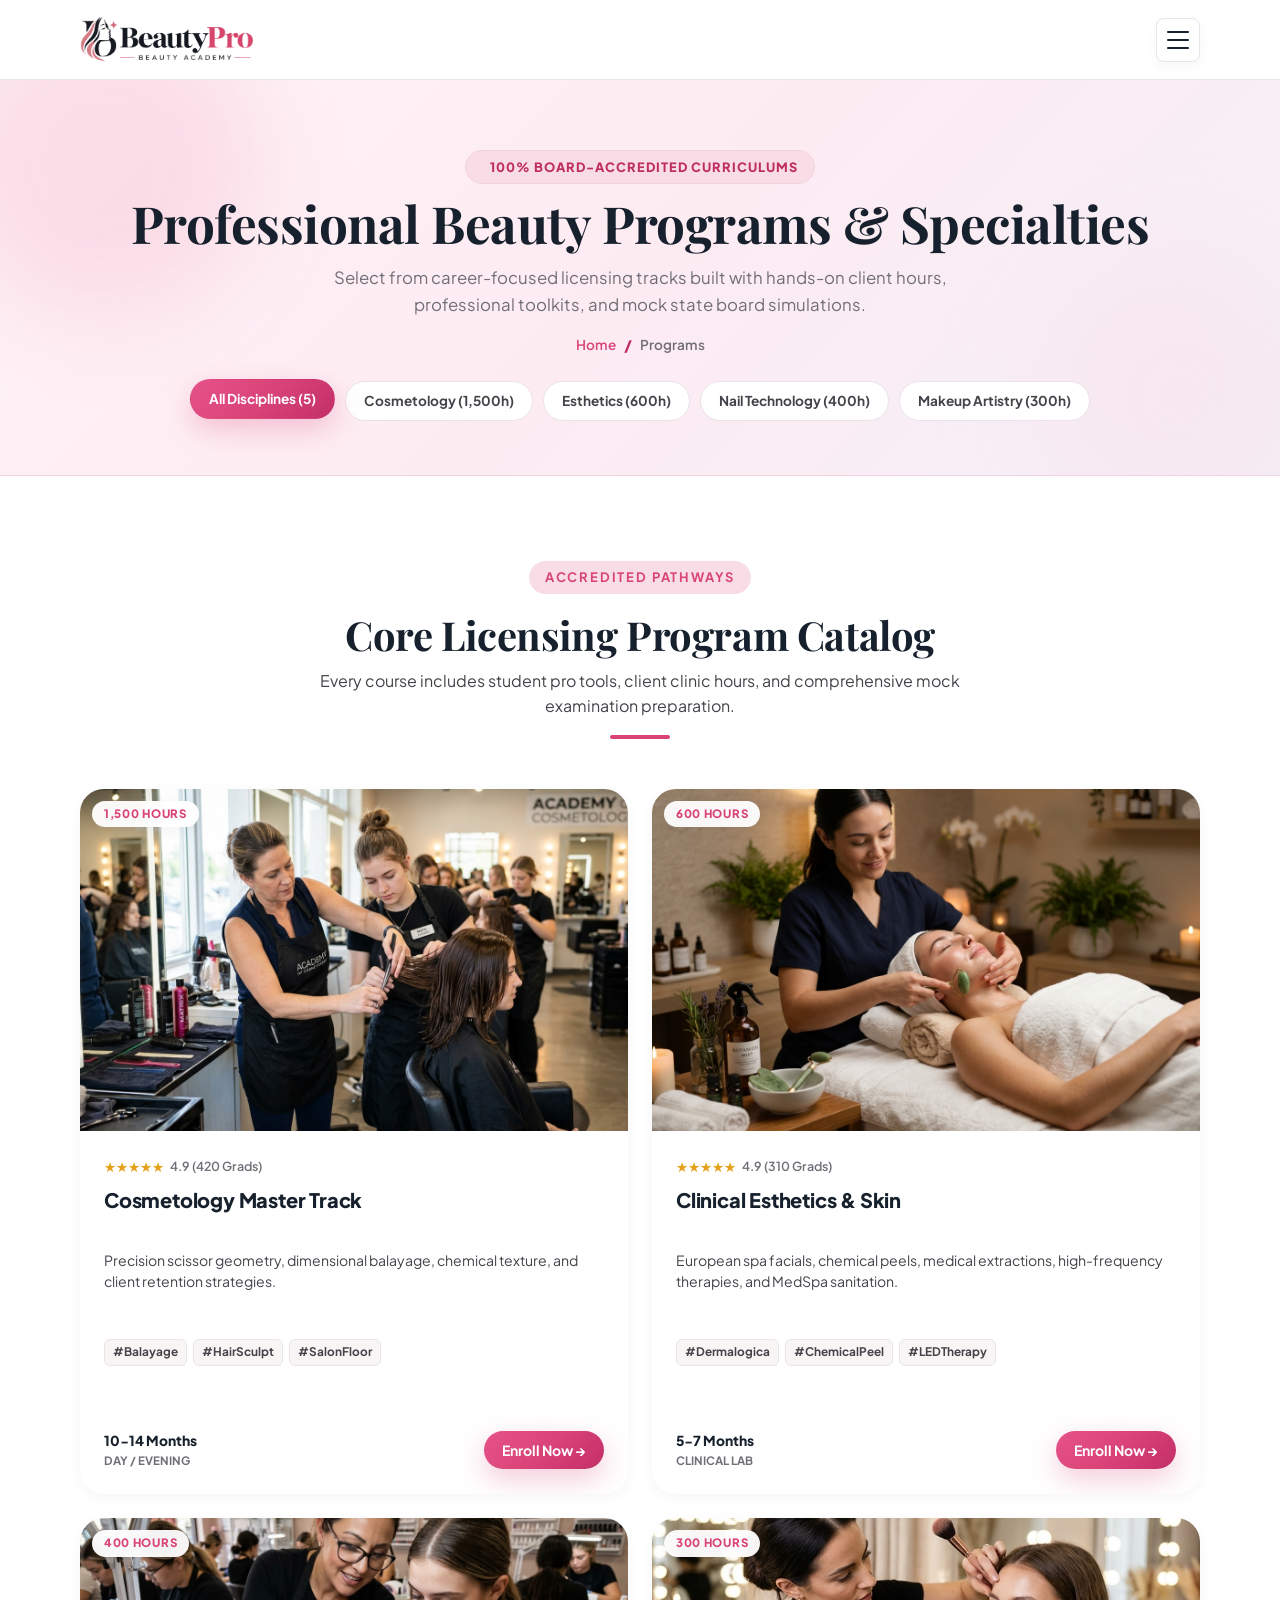
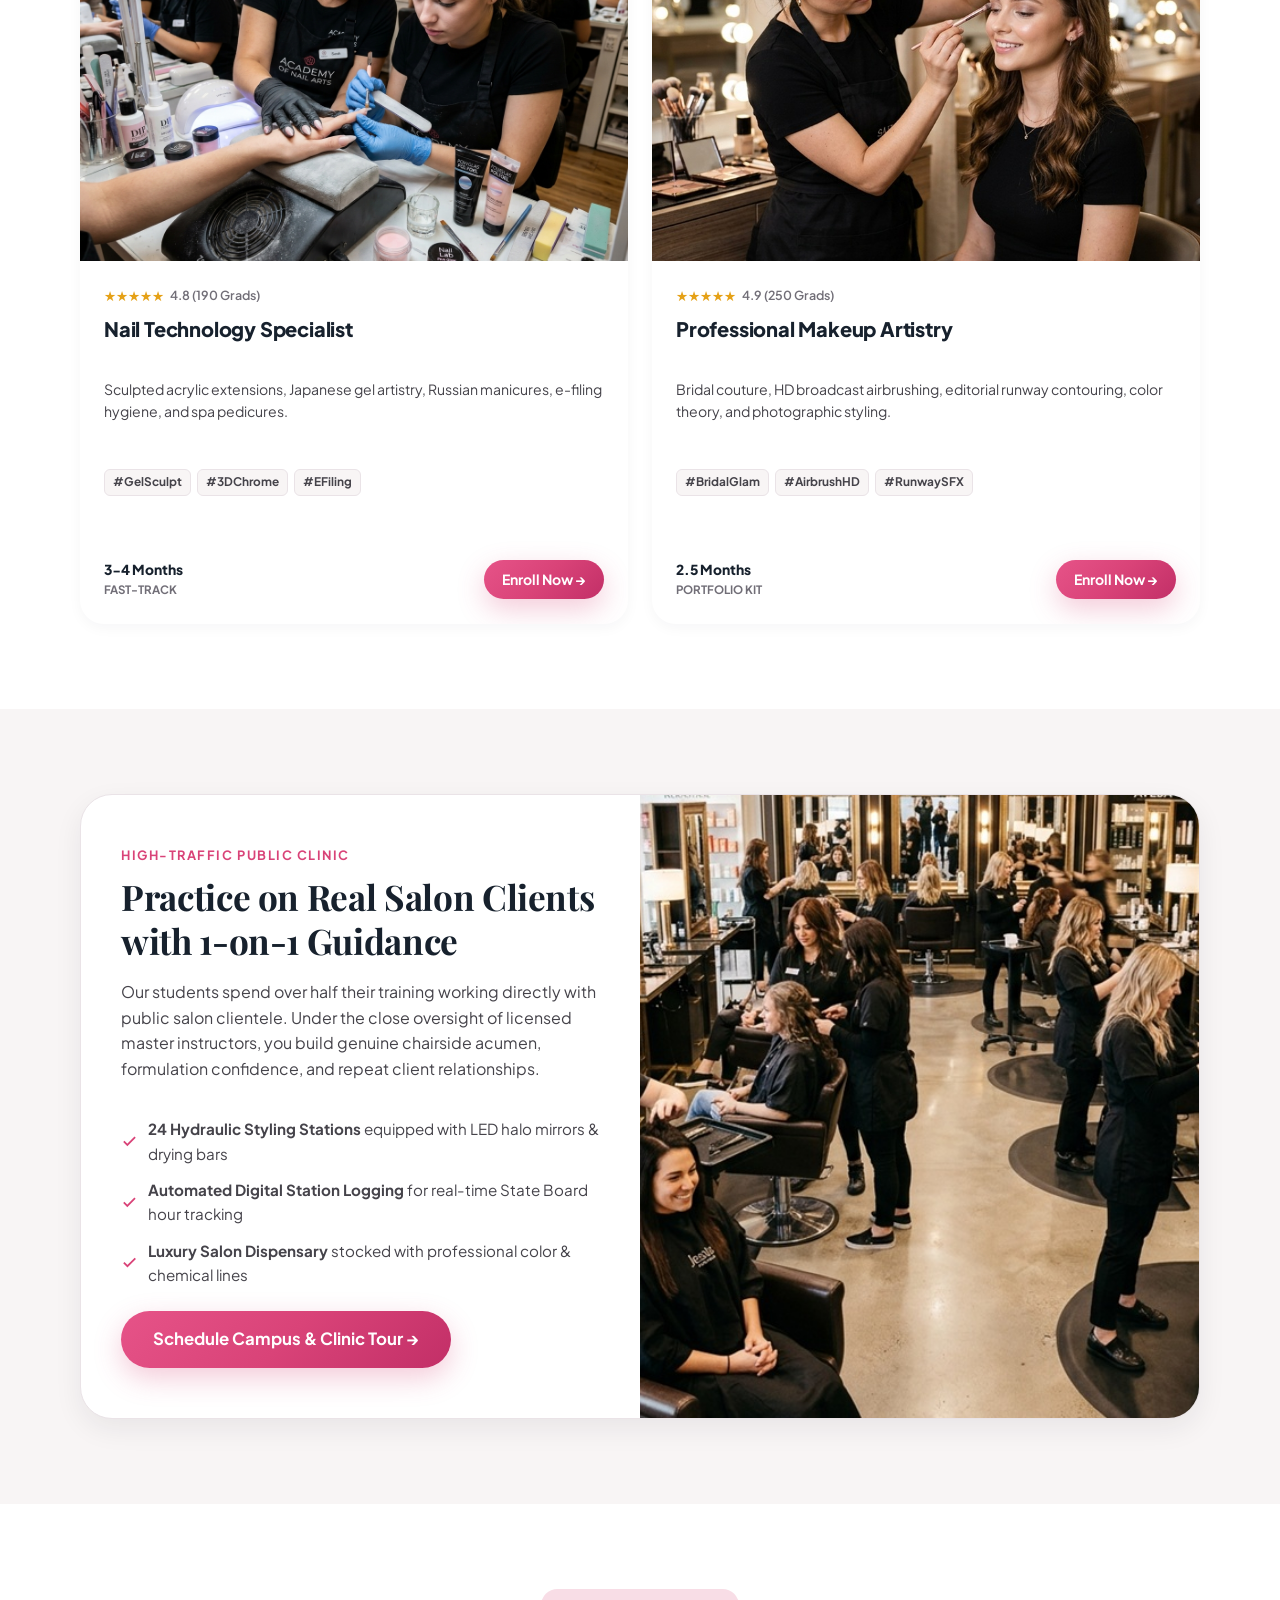
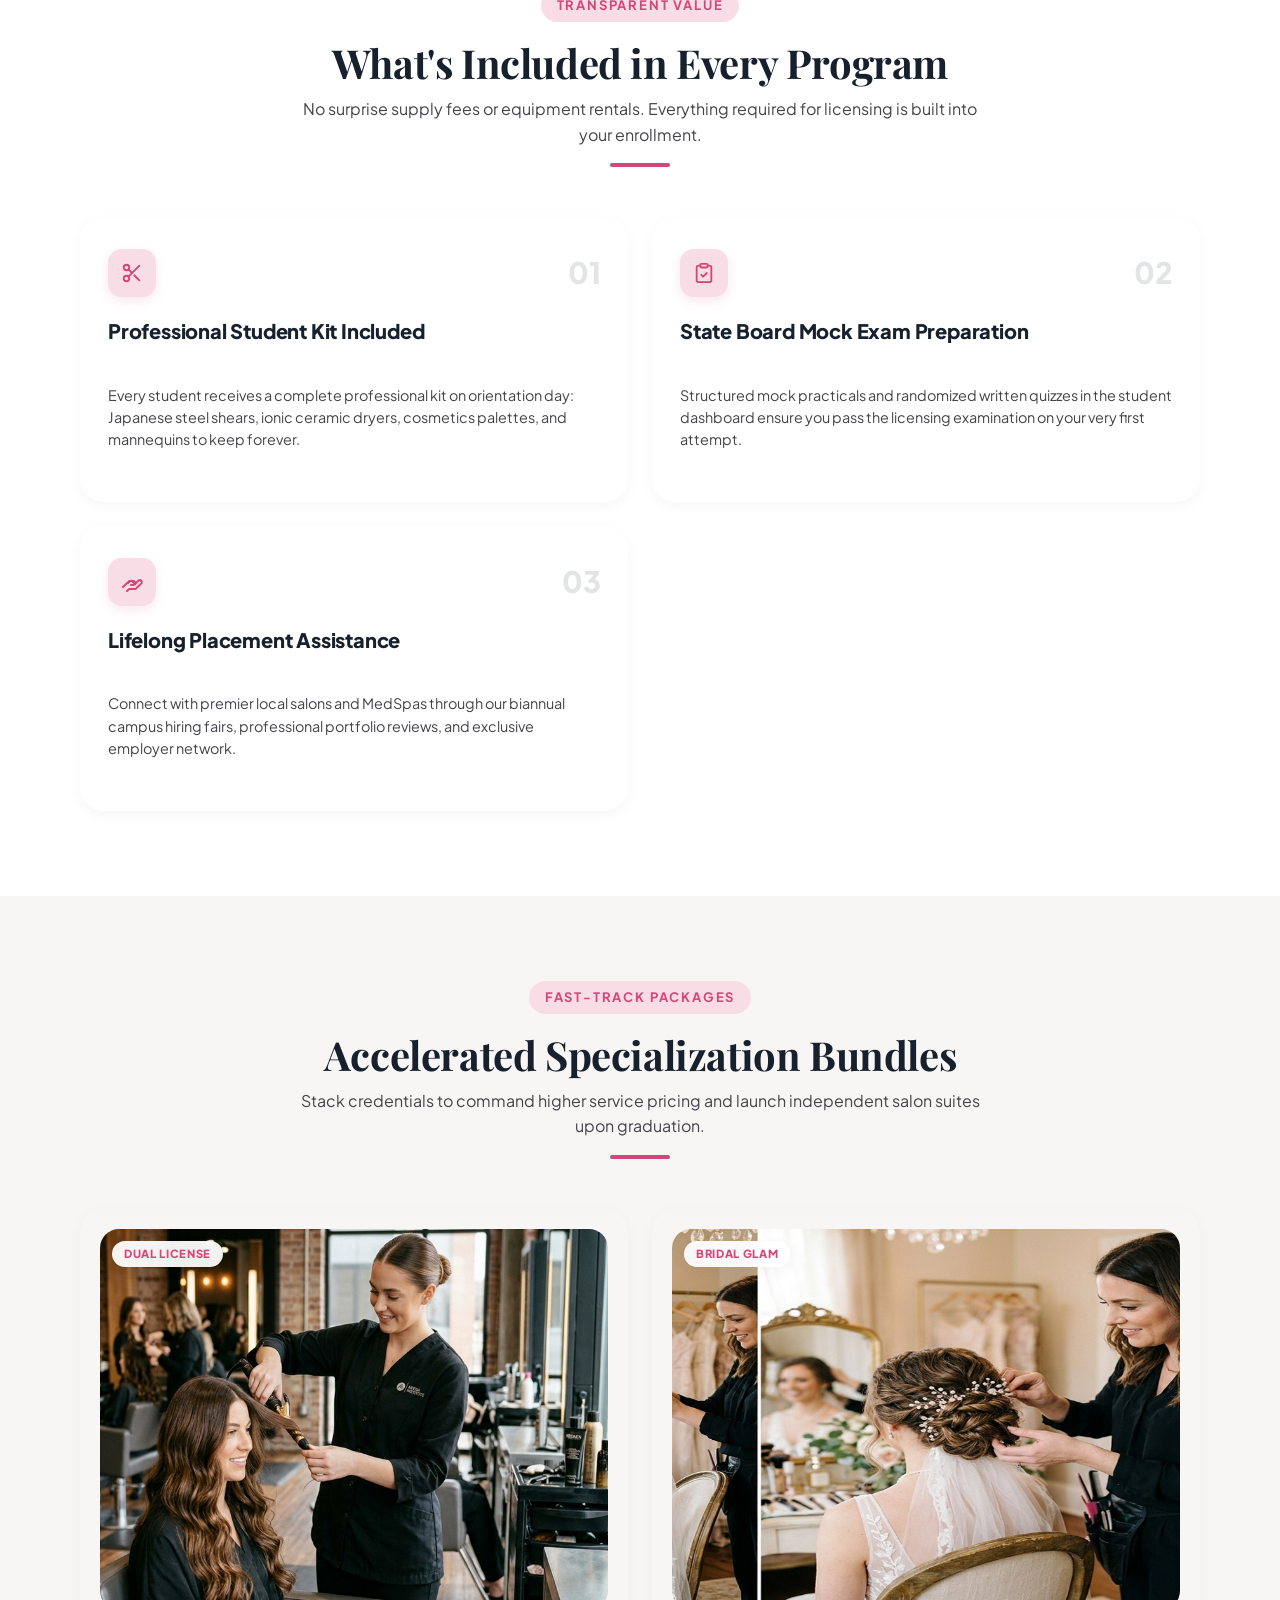
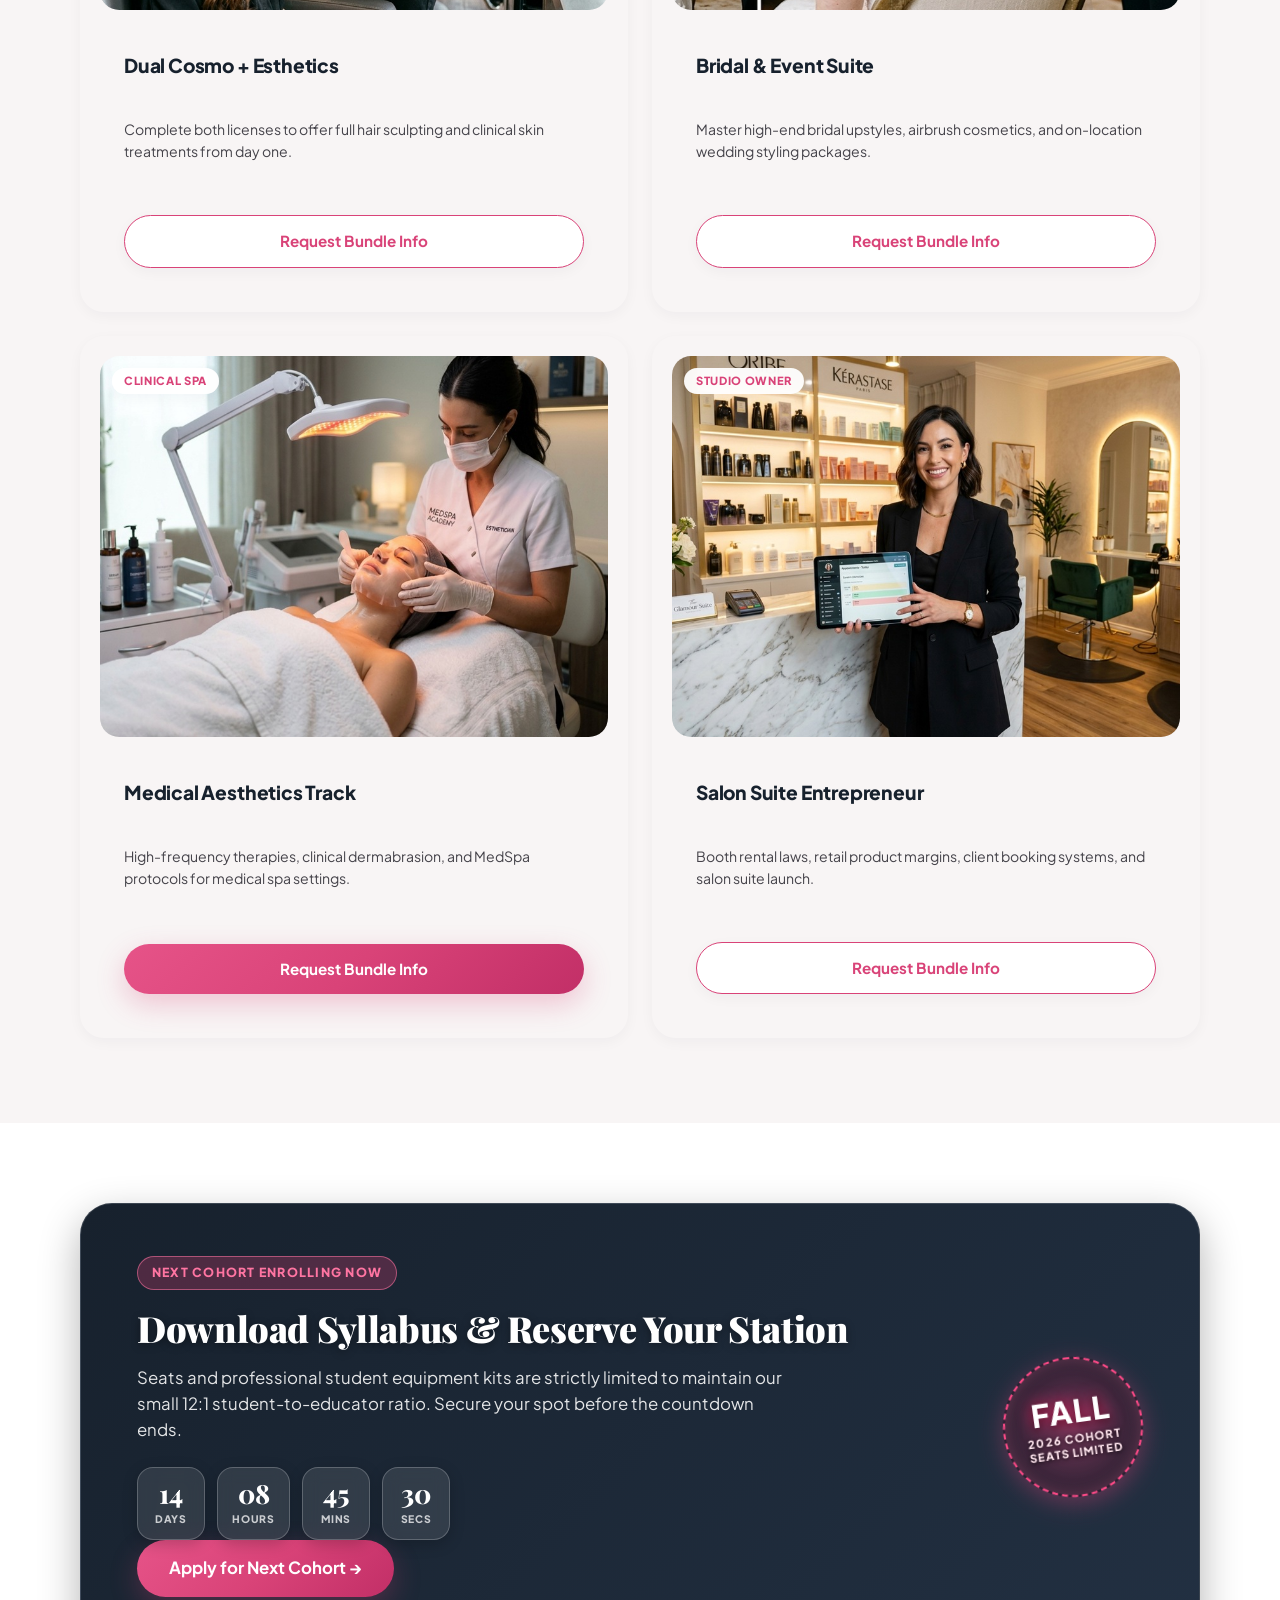
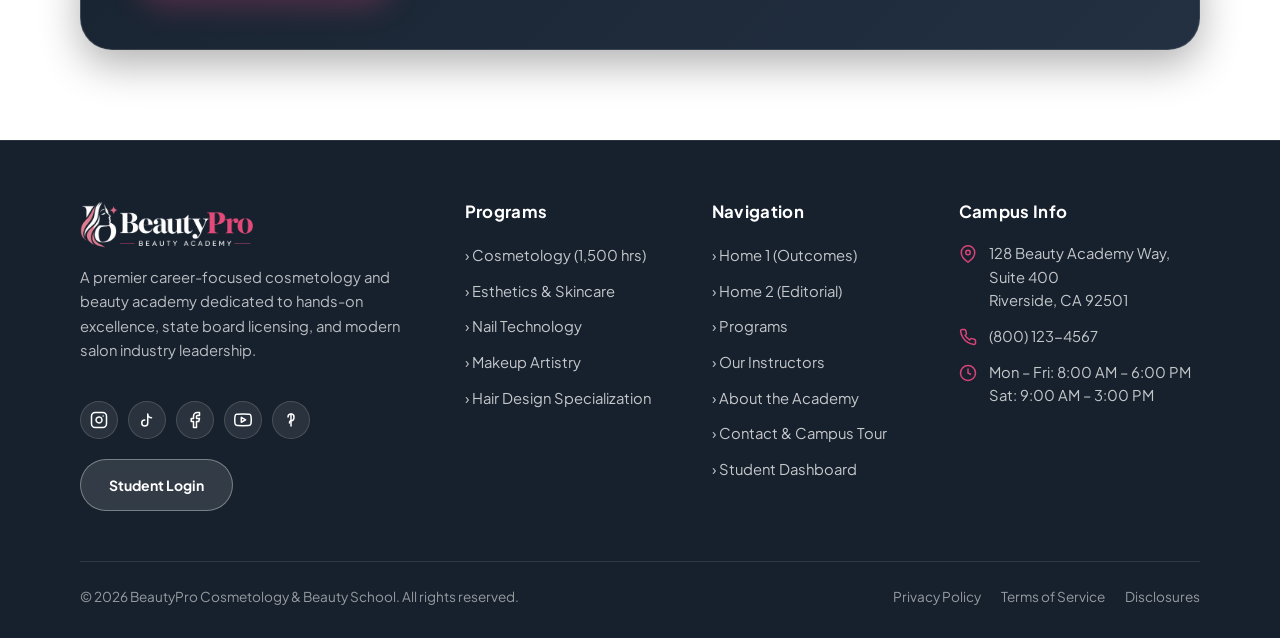
<file: programs.html>
<!DOCTYPE html>
<html lang="en" dir="ltr">
<head>
  <meta charset="UTF-8">
  <meta name="viewport" content="width=device-width, initial-scale=1.0">
  <title>Programs &amp; Specialties | BeautyPro Cosmetology School</title>
  <meta name="description" content="Accredited cosmetology, clinical esthetics, nail technology, and makeup artistry training programs. State board exam prep and complete toolkits included.">
  <link rel="icon" type="image/png" href="assets/images/logo.png">
  <link rel="stylesheet" href="css/style.css">
</head>
<body>
  <!-- Attractive Luxury Preloader -->
  <div id="page-loader" class="page-loader" aria-hidden="true">
    <div class="loader-content">
      <div class="loader-logo-ring">
        <img src="assets/images/logo.png" alt="BeautyPro Beauty Academy" class="loader-logo-img">
      </div>
      <div class="loader-bar-wrap">
        <div class="loader-bar-fill"></div>
      </div>
      <span class="loader-text">BEAUTY ACADEMY</span>
    </div>
  </div>


  <!-- Shared Header -->
  <header class="site-header" id="site-header">
    <div class="nav-container">
      <a href="index.html" class="brand-logo" id="brand-logo" aria-label="BeautyPro Home">
        <img src="assets/images/logo.png" alt="BeautyPro Beauty Academy" class="brand-logo-img logo-light" width="165" height="46">
        <img src="assets/images/logo_dark.png" alt="BeautyPro Beauty Academy" class="brand-logo-img logo-dark" width="165" height="46">
      </a>

      <!-- Desktop Navigation -->
      <nav class="desktop-nav" aria-label="Desktop Navigation">
        <ul class="desktop-nav-links">
          <li class="nav-dropdown">
            <button class="nav-link nav-dropdown-toggle" aria-expanded="false" id="home-dropdown-btn">
              Home
              <svg class="dropdown-arrow" width="14" height="14" viewBox="0 0 24 24" fill="none" stroke="currentColor" stroke-width="2">
                <polyline points="6 9 12 15 18 9"></polyline>
              </svg>
            </button>
            <div class="nav-dropdown-menu" aria-labelledby="home-dropdown-btn">
              <a href="index.html" class="nav-dropdown-item">Home 1 — Graduate Success</a>
              <a href="home-2.html" class="nav-dropdown-item">Home 2 — Editorial Split</a>
            </div>
          </li>
          <li><a href="programs.html" class="nav-link active">Programs</a></li>
          <li><a href="instructors.html" class="nav-link">Instructors</a></li>
          <li><a href="about.html" class="nav-link">About</a></li>
          <li><a href="contact.html" class="nav-link">Contact</a></li>
          <li><a href="dashboard.html" class="nav-link">Dashboard</a></li>
        </ul>

        <!-- Unified Desktop Actions Group (Equal 12px Spacing Between All Buttons) -->
        <div class="nav-actions-group">
          <button class="icon-toggle-btn rtl-toggle" aria-label="Switch text direction (LTR / RTL)" title="Toggle RTL / LTR text direction">
            <svg viewBox="0 0 24 24" fill="none" stroke="currentColor" stroke-width="2.2" stroke-linecap="round" stroke-linejoin="round">
              <path d="M3 8h13M13 4l4 4-4 4M21 16H8M11 20l-4-4 4-4"/>
            </svg>
          </button>

          <button class="icon-toggle-btn theme-toggle" aria-label="Toggle light / dark mode" title="Toggle Light / Dark mode">
            <svg class="icon-sun" viewBox="0 0 24 24" fill="none" stroke="currentColor" stroke-width="2" stroke-linecap="round" stroke-linejoin="round">
              <circle cx="12" cy="12" r="5"></circle>
              <line x1="12" y1="1" x2="12" y2="3"></line>
              <line x1="12" y1="21" x2="12" y2="23"></line>
              <line x1="4.22" y1="4.22" x2="5.64" y2="5.64"></line>
              <line x1="18.36" y1="18.36" x2="19.78" y2="19.78"></line>
              <line x1="1" y1="12" x2="3" y2="12"></line>
              <line x1="21" y1="12" x2="23" y2="12"></line>
              <line x1="4.22" y1="19.78" x2="5.64" y2="18.36"></line>
              <line x1="18.36" y1="5.64" x2="19.78" y2="4.22"></line>
            </svg>
            <svg class="icon-moon" viewBox="0 0 24 24" fill="none" stroke="currentColor" stroke-width="2" stroke-linecap="round" stroke-linejoin="round">
              <path d="M21 12.79A9 9 0 1 1 11.21 3 7 7 0 0 0 21 12.79z"></path>
            </svg>
          </button>

          <a href="login.html" class="btn-nav-secondary">Login</a>
          <a href="contact.html#section-enquiry-form" class="btn-nav-primary">Apply Now</a>
        </div>
      </nav>

      <!-- Mobile & Tablet Header Controls -->
      <div class="header-actions-mobile">
        <button class="hamburger-btn" id="hamburger-btn" aria-label="Toggle navigation menu" aria-expanded="false">
          <span class="hamburger-line"></span>
          <span class="hamburger-line"></span>
          <span class="hamburger-line"></span>
        </button>
      </div>
    </div>
  </header>

  <!-- Mobile Navigation Drawer -->
  <div class="mobile-nav-backdrop" id="mobile-nav-backdrop"></div>
  <aside class="mobile-nav-drawer" id="mobile-nav-drawer" aria-label="Mobile Navigation">
    <div class="mobile-nav-header">
      <div class="brand-logo">
        <img src="assets/images/logo.png" alt="BeautyPro Beauty Academy" class="brand-logo-img logo-light" width="150" height="42">
        <img src="assets/images/logo_dark.png" alt="BeautyPro Beauty Academy" class="brand-logo-img logo-dark" width="150" height="42">
      </div>
      <button class="mobile-nav-close" id="mobile-nav-close" aria-label="Close menu">
        <svg width="18" height="18" viewBox="0 0 24 24" fill="none" stroke="currentColor" stroke-width="2.5" stroke-linecap="round" stroke-linejoin="round">
          <line x1="18" y1="6" x2="6" y2="18"></line>
          <line x1="6" y1="6" x2="18" y2="18"></line>
        </svg>
      </button>
    </div>
    <ul class="mobile-nav-links">
      <li>
        <div class="mobile-dropdown-header" id="mobile-home-toggle">
          <span>Home Pages</span>
          <svg class="dropdown-arrow" width="14" height="14" viewBox="0 0 24 24" fill="none" stroke="currentColor" stroke-width="2">
            <polyline points="6 9 12 15 18 9"></polyline>
          </svg>
        </div>
        <div class="mobile-sublinks">
          <a href="index.html" class="mobile-sublink">Home 1 (Graduate Success)</a>
          <a href="home-2.html" class="mobile-sublink">Home 2 (Editorial Split)</a>
        </div>
      </li>
      <li><a href="programs.html" class="mobile-nav-link active">Programs</a></li>
      <li><a href="instructors.html" class="mobile-nav-link">Instructors</a></li>
      <li><a href="about.html" class="mobile-nav-link">About</a></li>
      <li><a href="contact.html" class="mobile-nav-link">Contact</a></li>
      <li><a href="dashboard.html" class="mobile-nav-link">Dashboard</a></li>
    </ul>

    <div class="mobile-nav-toggles">
      <button class="mobile-toggle-btn rtl-toggle" aria-label="Switch text direction">
        <svg viewBox="0 0 24 24" fill="none" stroke="currentColor" stroke-width="2.2" stroke-linecap="round" stroke-linejoin="round" width="18" height="18">
          <path d="M3 8h13M13 4l4 4-4 4M21 16H8M11 20l-4-4 4-4"/>
        </svg>
        <span>RTL / LTR</span>
      </button>
      <button class="mobile-toggle-btn theme-toggle" aria-label="Toggle theme">
        <svg class="icon-moon" viewBox="0 0 24 24" fill="none" stroke="currentColor" stroke-width="2" width="18" height="18">
          <path d="M21 12.79A9 9 0 1 1 11.21 3 7 7 0 0 0 21 12.79z"></path>
        </svg>
        <svg class="icon-sun" viewBox="0 0 24 24" fill="none" stroke="currentColor" stroke-width="2" width="18" height="18">
          <circle cx="12" cy="12" r="5"></circle>
          <line x1="12" y1="1" x2="12" y2="3"></line>
          <line x1="12" y1="21" x2="12" y2="23"></line>
          <line x1="4.22" y1="4.22" x2="5.64" y2="5.64"></line>
          <line x1="18.36" y1="18.36" x2="19.78" y2="19.78"></line>
          <line x1="1" y1="12" x2="3" y2="12"></line>
          <line x1="21" y1="12" x2="23" y2="12"></line>
          <line x1="4.22" y1="19.78" x2="5.64" y2="18.36"></line>
          <line x1="18.36" y1="5.64" x2="19.78" y2="4.22"></line>
        </svg>
        <span>Theme</span>
      </button>
    </div>
    <div class="mobile-nav-footer">
      <a href="login.html" class="btn btn-secondary btn-full">Login</a>
      <a href="contact.html#section-enquiry-form" class="btn btn-primary btn-full">Apply Now</a>
    </div>
  </aside>

  <main>
    <!-- SECTION 1: HERO BANNER (Animated Banner with Breadcrumbs & Filter Chips) -->
    <section class="page-banner" id="programs-hero">
      <div class="animated-bg" aria-hidden="true">
        <span class="blob b1"></span>
        <span class="blob b2"></span>
      </div>
      <div class="container position-relative text-center">
        <span class="hero-badge"><i class="bi bi-mortarboard"></i> 100% BOARD-ACCREDITED CURRICULUMS</span>
        <h1 class="mt-3">Professional Beauty Programs &amp; Specialties</h1>
        <p style="max-width: 680px; margin: 0 auto;">Select from career-focused licensing tracks built with hands-on client hours, professional toolkits, and mock state board simulations.</p>
        
        <nav class="breadcrumb-nav justify-content-center" aria-label="breadcrumb">
          <a href="index.html">Home</a>
          <span class="sep">/</span>
          <span>Programs</span>
        </nav>

        <!-- Interactive Discipline Filter Chips -->
        <div class="filter-chips-row">
          <a href="#core-catalog" class="filter-chip active">All Disciplines (5)</a>
          <a href="#cat-cosmo" class="filter-chip">Cosmetology (1,500h)</a>
          <a href="#cat-esthetics" class="filter-chip">Esthetics (600h)</a>
          <a href="#cat-nails" class="filter-chip">Nail Technology (400h)</a>
          <a href="#cat-makeup" class="filter-chip">Makeup Artistry (300h)</a>
        </div>
      </div>
    </section>

    <!-- SECTION 2: CORE LICENSING TRACKS (4 Columns across on Desktop) -->
    <section class="content-section section-bg-white" id="core-catalog">
      <div class="container-wide">
        <div class="section-head">
          <span class="eyebrow">ACCREDITED PATHWAYS</span>
          <h2 class="section-title">Core Licensing Program Catalog</h2>
          <p class="section-subtitle">Every course includes student pro tools, client clinic hours, and comprehensive mock examination preparation.</p>
          <div class="divider-brand"></div>
        </div>

        <div class="grid-4-col">
          <!-- Program 1: Cosmetology -->
          <article class="program-card-rich" id="cat-cosmo">
            <div class="pc-media">
              <span class="pc-badge">1,500 Hours</span>
              <img src="assets/images/program_cosmo_master.jpg" alt="Cosmetology Master Program student cutting hair" width="400" height="250" loading="lazy">
            </div>
            <div class="pc-body">
              <div class="pc-rating">★★★★★ <span>4.9 (420 Grads)</span></div>
              <h3>Cosmetology Master Track</h3>
              <p>Precision scissor geometry, dimensional balayage, chemical texture, and client retention strategies.</p>
              <div class="pc-tags">
                <span class="pc-tag">#Balayage</span>
                <span class="pc-tag">#HairSculpt</span>
                <span class="pc-tag">#SalonFloor</span>
              </div>
              <div class="pc-footer">
                <div class="pc-spec">
                  <span class="pc-spec-val">10-14 Months</span>
                  <span class="pc-spec-lbl">Day / Evening</span>
                </div>
                <a href="contact.html" class="btn btn-brand btn-sm">Enroll Now &rarr;</a>
              </div>
            </div>
          </article>

          <!-- Program 2: Clinical Esthetics -->
          <article class="program-card-rich" id="cat-esthetics">
            <div class="pc-media">
              <span class="pc-badge">600 Hours</span>
              <img src="assets/images/program_esthetics_care.jpg" alt="Clinical Esthetics skincare facial treatment" width="400" height="250" loading="lazy">
            </div>
            <div class="pc-body">
              <div class="pc-rating">★★★★★ <span>4.9 (310 Grads)</span></div>
              <h3>Clinical Esthetics &amp; Skin</h3>
              <p>European spa facials, chemical peels, medical extractions, high-frequency therapies, and MedSpa sanitation.</p>
              <div class="pc-tags">
                <span class="pc-tag">#Dermalogica</span>
                <span class="pc-tag">#ChemicalPeel</span>
                <span class="pc-tag">#LEDTherapy</span>
              </div>
              <div class="pc-footer">
                <div class="pc-spec">
                  <span class="pc-spec-val">5-7 Months</span>
                  <span class="pc-spec-lbl">Clinical Lab</span>
                </div>
                <a href="contact.html" class="btn btn-brand btn-sm">Enroll Now &rarr;</a>
              </div>
            </div>
          </article>

          <!-- Program 3: Nail Technology -->
          <article class="program-card-rich" id="cat-nails">
            <div class="pc-media">
              <span class="pc-badge">400 Hours</span>
              <img src="assets/images/program_nail_master.jpg" alt="Nail Technology student practicing acrylic sculpturing" width="400" height="250" loading="lazy">
            </div>
            <div class="pc-body">
              <div class="pc-rating">★★★★★ <span>4.8 (190 Grads)</span></div>
              <h3>Nail Technology Specialist</h3>
              <p>Sculpted acrylic extensions, Japanese gel artistry, Russian manicures, e-filing hygiene, and spa pedicures.</p>
              <div class="pc-tags">
                <span class="pc-tag">#GelSculpt</span>
                <span class="pc-tag">#3DChrome</span>
                <span class="pc-tag">#EFiling</span>
              </div>
              <div class="pc-footer">
                <div class="pc-spec">
                  <span class="pc-spec-val">3-4 Months</span>
                  <span class="pc-spec-lbl">Fast-Track</span>
                </div>
                <a href="contact.html" class="btn btn-brand btn-sm">Enroll Now &rarr;</a>
              </div>
            </div>
          </article>

          <!-- Program 4: Makeup Artistry -->
          <article class="program-card-rich" id="cat-makeup">
            <div class="pc-media">
              <span class="pc-badge">300 Hours</span>
              <img src="assets/images/program_makeup_couture.jpg" alt="Professional Makeup Artistry student applying cosmetic glam" width="400" height="250" loading="lazy">
            </div>
            <div class="pc-body">
              <div class="pc-rating">★★★★★ <span>4.9 (250 Grads)</span></div>
              <h3>Professional Makeup Artistry</h3>
              <p>Bridal couture, HD broadcast airbrushing, editorial runway contouring, color theory, and photographic styling.</p>
              <div class="pc-tags">
                <span class="pc-tag">#BridalGlam</span>
                <span class="pc-tag">#AirbrushHD</span>
                <span class="pc-tag">#RunwaySFX</span>
              </div>
              <div class="pc-footer">
                <div class="pc-spec">
                  <span class="pc-spec-val">2.5 Months</span>
                  <span class="pc-spec-lbl">Portfolio Kit</span>
                </div>
                <a href="contact.html" class="btn btn-brand btn-sm">Enroll Now &rarr;</a>
              </div>
            </div>
          </article>
        </div>
      </div>
    </section>

    <!-- SECTION 3: FLAGSHIP CLINICAL SALON FLOOR (Split Showcase Banner) -->
    <section class="content-section section-bg-soft" id="section-clinical-floor">
      <div class="container">
        <div class="h1-season">
          <div class="h1-season-content">
            <span class="h1-season-tag">HIGH-TRAFFIC PUBLIC CLINIC</span>
            <h3>Practice on Real Salon Clients with 1-on-1 Guidance</h3>
            <p>Our students spend over half their training working directly with public salon clientele. Under the close oversight of licensed master instructors, you build genuine chairside acumen, formulation confidence, and repeat client relationships.</p>
            <ul style="display: flex; flex-direction: column; gap: 12px; margin: 20px 0 24px 0; font-size: 0.95rem; color: var(--body-text);">
              <li style="display: flex; align-items: center; gap: 10px;">
                <svg width="20" height="20" viewBox="0 0 24 24" fill="none" stroke="#D94378" stroke-width="2.5"><polyline points="20 6 9 17 4 12"></polyline></svg>
                <span><strong>24 Hydraulic Styling Stations</strong> equipped with LED halo mirrors &amp; drying bars</span>
              </li>
              <li style="display: flex; align-items: center; gap: 10px;">
                <svg width="20" height="20" viewBox="0 0 24 24" fill="none" stroke="#D94378" stroke-width="2.5"><polyline points="20 6 9 17 4 12"></polyline></svg>
                <span><strong>Automated Digital Station Logging</strong> for real-time State Board hour tracking</span>
              </li>
              <li style="display: flex; align-items: center; gap: 10px;">
                <svg width="20" height="20" viewBox="0 0 24 24" fill="none" stroke="#D94378" stroke-width="2.5"><polyline points="20 6 9 17 4 12"></polyline></svg>
                <span><strong>Luxury Salon Dispensary</strong> stocked with professional color &amp; chemical lines</span>
              </li>
            </ul>
            <div>
              <a href="contact.html" class="btn btn-brand btn-lg">Schedule Campus &amp; Clinic Tour &rarr;</a>
            </div>
          </div>
          <div class="h1-season-img">
            <img src="assets/images/program_clinic_floor.jpg" alt="Modern beauty salon floor with illuminated styling mirrors" width="600" height="420" loading="lazy">
          </div>
        </div>
      </div>
    </section>

    <!-- SECTION 4: WHAT'S INCLUDED IN TUITION (3 Columns across on Desktop) -->
    <section class="content-section section-bg-white" id="section-tuition-value">
      <div class="container">
        <div class="section-head">
          <span class="eyebrow">TRANSPARENT VALUE</span>
          <h2 class="section-title">What's Included in Every Program</h2>
          <p class="section-subtitle">No surprise supply fees or equipment rentals. Everything required for licensing is built into your enrollment.</p>
          <div class="divider-brand"></div>
        </div>

        <div class="grid-3-col">
          <!-- Benefit 01 -->
          <div class="h1-feature-card">
            <div class="f-top">
              <span class="f-icon-badge" aria-hidden="true"><svg width="22" height="22" viewBox="0 0 24 24" fill="none" stroke="currentColor" stroke-width="2" stroke-linecap="round" stroke-linejoin="round"><circle cx="6" cy="6" r="3"></circle><circle cx="6" cy="18" r="3"></circle><line x1="20" y1="4" x2="8.12" y2="15.88"></line><line x1="14.47" y1="14.48" x2="20" y2="20"></line><line x1="8.12" y1="8.12" x2="12" y2="12"></line></svg></span>
              <span class="f-num-watermark">01</span>
            </div>
            <h3>Professional Student Kit Included</h3>
            <p>Every student receives a complete professional kit on orientation day: Japanese steel shears, ionic ceramic dryers, cosmetics palettes, and mannequins to keep forever.</p>
          </div>

          <!-- Benefit 02 -->
          <div class="h1-feature-card">
            <div class="f-top">
              <span class="f-icon-badge" aria-hidden="true"><svg width="22" height="22" viewBox="0 0 24 24" fill="none" stroke="currentColor" stroke-width="2" stroke-linecap="round" stroke-linejoin="round"><path d="M16 4h2a2 2 0 0 1 2 2v14a2 2 0 0 1-2 2H6a2 2 0 0 1-2-2V6a2 2 0 0 1 2-2h2"></path><rect x="8" y="2" width="8" height="4" rx="1" ry="1"></rect><path d="m9 14 2 2 4-4"></path></svg></span>
              <span class="f-num-watermark">02</span>
            </div>
            <h3>State Board Mock Exam Preparation</h3>
            <p>Structured mock practicals and randomized written quizzes in the student dashboard ensure you pass the licensing examination on your very first attempt.</p>
          </div>

          <!-- Benefit 03 -->
          <div class="h1-feature-card">
            <div class="f-top">
              <span class="f-icon-badge" aria-hidden="true"><svg width="24" height="24" viewBox="0 0 24 24" fill="none" stroke="currentColor" stroke-width="2" stroke-linecap="round" stroke-linejoin="round"><path d="M11 15h2a2 2 0 1 0 0-4h-3c-.6 0-1.1.2-1.4.6L3 17"></path><path d="m7 21 1.6-1.4c.3-.4.8-.6 1.4-.6h4c1.1 0 2.1-.4 2.8-1.2l4.6-4.4a2 2 0 0 0-2.8-2.8L15 14"></path><path d="m14 13-1.5-1.5a2 2 0 0 0-2.8 0L8 13"></path></svg></span>
              <span class="f-num-watermark">03</span>
            </div>
            <h3>Lifelong Placement Assistance</h3>
            <p>Connect with premier local salons and MedSpas through our biannual campus hiring fairs, professional portfolio reviews, and exclusive employer network.</p>
          </div>
        </div>
      </div>
    </section>

    <!-- SECTION 5: ADVANCED CAREER BUNDLES (4 Cards across on Desktop) -->
    <section class="content-section section-bg-soft" id="section-bundles">
      <div class="container-wide">
        <div class="section-head">
          <span class="eyebrow">FAST-TRACK PACKAGES</span>
          <h2 class="section-title">Accelerated Specialization Bundles</h2>
          <p class="section-subtitle">Stack credentials to command higher service pricing and launch independent salon suites upon graduation.</p>
          <div class="divider-brand"></div>
        </div>

        <div class="grid-4-col">
          <!-- Bundle 1 -->
          <div class="match-card">
            <div class="match-media">
              <img src="assets/images/program_track_hairskin.jpg" alt="Dual License cosmetology and esthetics" width="300" height="225" loading="lazy">
              <span class="match-tag">DUAL LICENSE</span>
            </div>
            <div class="match-body">
              <h4>Dual Cosmo + Esthetics</h4>
              <p>Complete both licenses to offer full hair sculpting and clinical skin treatments from day one.</p>
              <a href="contact.html" class="btn btn-outline-brand">Request Bundle Info</a>
            </div>
          </div>

          <!-- Bundle 2 -->
          <div class="match-card">
            <div class="match-media">
              <img src="assets/images/program_track_redcarpet.jpg" alt="Bridal glam and special events suite" width="300" height="225" loading="lazy">
              <span class="match-tag">BRIDAL GLAM</span>
            </div>
            <div class="match-body">
              <h4>Bridal &amp; Event Suite</h4>
              <p>Master high-end bridal upstyles, airbrush cosmetics, and on-location wedding styling packages.</p>
              <a href="contact.html" class="btn btn-outline-brand">Request Bundle Info</a>
            </div>
          </div>

          <!-- Bundle 3 -->
          <div class="match-card featured-card">
            <div class="match-media">
              <img src="assets/images/program_track_dermatology.jpg" alt="Advanced medical esthetics and clinical peels" width="300" height="225" loading="lazy">
              <span class="match-tag">CLINICAL SPA</span>
            </div>
            <div class="match-body">
              <h4>Medical Aesthetics Track</h4>
              <p>High-frequency therapies, clinical dermabrasion, and MedSpa protocols for medical spa settings.</p>
              <a href="contact.html" class="btn btn-brand">Request Bundle Info</a>
            </div>
          </div>

          <!-- Bundle 4 -->
          <div class="match-card">
            <div class="match-media">
              <img src="assets/images/program_track_business.jpg" alt="Salon suite entrepreneurship tools" width="300" height="225" loading="lazy">
              <span class="match-tag">STUDIO OWNER</span>
            </div>
            <div class="match-body">
              <h4>Salon Suite Entrepreneur</h4>
              <p>Booth rental laws, retail product margins, client booking systems, and salon suite launch.</p>
              <a href="contact.html" class="btn btn-outline-brand">Request Bundle Info</a>
            </div>
          </div>
        </div>
      </div>
    </section>

    <!-- SECTION 6: LIMITED COHORT COUNTDOWN BANNER (LittleBloom Offer Banner) -->
    <section class="content-section section-bg-white pre-footer-cta-section" id="section-cohort-countdown">
      <div class="container">
        <div class="offer-banner" data-countdown="2026-12-31T23:59:59">
          <div class="ob-inner">
            <div>
              <span class="ob-tag">NEXT COHORT ENROLLING NOW</span>
              <h2>Download Syllabus &amp; Reserve Your Station</h2>
              <p>Seats and professional student equipment kits are strictly limited to maintain our small 12:1 student-to-educator ratio. Secure your spot before the countdown ends.</p>
              <div class="d-flex flex-wrap gap-3 mt-4 align-items-center">
                <div class="countdown">
                  <div class="cd-box"><div class="cd-num" id="cd-days">14</div><div class="cd-label">Days</div></div>
                  <div class="cd-box"><div class="cd-num" id="cd-hours">08</div><div class="cd-label">Hours</div></div>
                  <div class="cd-box"><div class="cd-num" id="cd-mins">45</div><div class="cd-label">Mins</div></div>
                  <div class="cd-box"><div class="cd-num" id="cd-secs">30</div><div class="cd-label">Secs</div></div>
                </div>
                <a href="contact.html" class="btn btn-brand btn-lg">Apply for Next Cohort &rarr;</a>
              </div>
            </div>
            <div class="discount-stamp">
              <strong>FALL</strong>
              <span>2026 COHORT<br>SEATS LIMITED</span>
            </div>
          </div>
        </div>
      </div>
    </section>
  </main>

  <!-- Shared Footer -->
  <footer class="site-footer">
    <div class="container">
      <div class="footer-grid">
        <div class="footer-col">
          <div class="brand-logo" style="margin-bottom: 16px;">
            <img src="assets/images/logo_dark.png" alt="BeautyPro Beauty Academy" class="brand-logo-img" width="165" height="46">
          </div>
          <p class="footer-desc">A premier career-focused cosmetology and beauty academy dedicated to hands-on excellence, state board licensing, and modern salon industry leadership.</p>
          <div class="footer-social-links">
            <a href="https://instagram.com" target="_blank" rel="noopener" class="footer-social-icon" aria-label="Instagram">
              <svg width="18" height="18" viewBox="0 0 24 24" fill="none" stroke="currentColor" stroke-width="2" stroke-linecap="round" stroke-linejoin="round"><rect x="2" y="2" width="20" height="20" rx="5" ry="5"></rect><path d="M16 11.37A4 4 0 1 1 12.63 8 4 4 0 0 1 16 11.37z"></path><line x1="17.5" y1="6.5" x2="17.51" y2="6.5"></line></svg>
            </a>
            <a href="https://tiktok.com" target="_blank" rel="noopener" class="footer-social-icon" aria-label="TikTok">
              <svg width="18" height="18" viewBox="0 0 24 24" fill="none" stroke="currentColor" stroke-width="2" stroke-linecap="round" stroke-linejoin="round"><path d="M9 12a4 4 0 1 0 4 4V4a5 5 0 0 0 5 5"></path></svg>
            </a>
            <a href="https://facebook.com" target="_blank" rel="noopener" class="footer-social-icon" aria-label="Facebook">
              <svg width="18" height="18" viewBox="0 0 24 24" fill="none" stroke="currentColor" stroke-width="2" stroke-linecap="round" stroke-linejoin="round"><path d="M18 2h-3a5 5 0 0 0-5 5v3H7v4h3v8h4v-8h3l1-4h-4V7a1 1 0 0 1 1-1h3z"></path></svg>
            </a>
            <a href="https://youtube.com" target="_blank" rel="noopener" class="footer-social-icon" aria-label="YouTube">
              <svg width="18" height="18" viewBox="0 0 24 24" fill="none" stroke="currentColor" stroke-width="2" stroke-linecap="round" stroke-linejoin="round"><path d="M22.54 6.42a2.78 2.78 0 0 0-1.94-2C18.88 4 12 4 12 4s-6.88 0-8.6.46a2.78 2.78 0 0 0-1.94 2A29 29 0 0 0 1 11.75a29 29 0 0 0 .46 5.33A2.78 2.78 0 0 0 3.4 19.1c1.72.46 8.6.46 8.6.46s6.88 0 8.6-.46a2.78 2.78 0 0 0 1.94-2 29 29 0 0 0 .46-5.25 29 29 0 0 0-.46-5.43z"></path><polygon points="9.75 15.02 15.5 11.75 9.75 8.48 9.75 15.02"></polygon></svg>
            </a>
            <a href="https://pinterest.com" target="_blank" rel="noopener" class="footer-social-icon" aria-label="Pinterest">
              <svg width="18" height="18" viewBox="0 0 24 24" fill="none" stroke="currentColor" stroke-width="2" stroke-linecap="round" stroke-linejoin="round"><line x1="12" y1="4" x2="12" y2="20"></line><path d="M8 8a4 4 0 0 1 8 0c0 3-2 5-4 5s-2 2-2 3"></path></svg>
            </a>
          </div>
          <div>
            <a href="login.html" class="btn btn-sm btn-outline-white">Student Login</a>
          </div>
        </div>

        <div class="footer-col">
          <h4>Programs</h4>
          <ul class="footer-links">
            <li><a href="programs.html" class="footer-link">&rsaquo; Cosmetology (1,500 hrs)</a></li>
            <li><a href="programs.html" class="footer-link">&rsaquo; Esthetics &amp; Skincare</a></li>
            <li><a href="programs.html" class="footer-link">&rsaquo; Nail Technology</a></li>
            <li><a href="programs.html" class="footer-link">&rsaquo; Makeup Artistry</a></li>
            <li><a href="programs.html" class="footer-link">&rsaquo; Hair Design Specialization</a></li>
          </ul>
        </div>

        <div class="footer-col">
          <h4>Navigation</h4>
          <ul class="footer-links">
            <li><a href="index.html" class="footer-link">&rsaquo; Home 1 (Outcomes)</a></li>
            <li><a href="home-2.html" class="footer-link">&rsaquo; Home 2 (Editorial)</a></li>
            <li><a href="programs.html" class="footer-link">&rsaquo; Programs</a></li>
            <li><a href="instructors.html" class="footer-link">&rsaquo; Our Instructors</a></li>
            <li><a href="about.html" class="footer-link">&rsaquo; About the Academy</a></li>
            <li><a href="contact.html" class="footer-link">&rsaquo; Contact &amp; Campus Tour</a></li>
            <li><a href="dashboard.html" class="footer-link">&rsaquo; Student Dashboard</a></li>
          </ul>
        </div>

        <div class="footer-col">
          <h4>Campus Info</h4>
          <div class="footer-contact-item">
            <svg width="18" height="18" viewBox="0 0 24 24" fill="none" stroke="currentColor" stroke-width="2"><path d="M21 10c0 7-9 13-9 13s-9-6-9-13a9 9 0 0 1 18 0z"></path><circle cx="12" cy="10" r="3"></circle></svg>
            <span>128 Beauty Academy Way, Suite 400<br>Riverside, CA 92501</span>
          </div>
          <div class="footer-contact-item">
            <svg width="18" height="18" viewBox="0 0 24 24" fill="none" stroke="currentColor" stroke-width="2" stroke-linecap="round" stroke-linejoin="round"><path d="M22 16.92v3a2 2 0 0 1-2.18 2 19.79 19.79 0 0 1-8.63-3.07 19.5 19.5 0 0 1-6-6 19.79 19.79 0 0 1-3.07-8.67A2 2 0 0 1 4.11 2h3a2 2 0 0 1 2 1.72 12.84 12.84 0 0 0 .7 2.81 2 2 0 0 1-.45 2.11L8.09 9.91a16 16 0 0 0 6 6l1.27-1.27a2 2 0 0 1 2.11-.45 12.84 12.84 0 0 0 2.81.7A2 2 0 0 1 22 16.92z"></path></svg>
            <a href="tel:8001234567" style="color: inherit; text-decoration: none;">(800) 123-4567</a>
          </div>
          <div class="footer-contact-item">
            <svg width="18" height="18" viewBox="0 0 24 24" fill="none" stroke="currentColor" stroke-width="2"><circle cx="12" cy="12" r="10"></circle><polyline points="12 6 12 12 16 14"></polyline></svg>
            <span>Mon &ndash; Fri: 8:00 AM &ndash; 6:00 PM<br>Sat: 9:00 AM &ndash; 3:00 PM</span>
          </div>
        </div>
      </div>

      <div class="footer-bottom">
        <div>&copy; 2026 BeautyPro Cosmetology &amp; Beauty School. All rights reserved.</div>
        <div class="footer-legal-links">
          <a href="#">Privacy Policy</a>
          <a href="#">Terms of Service</a>
          <a href="#">Disclosures</a>
        </div>
      </div>
    </div>
  </footer>

  <script src="js/main.js"></script>
  <!-- Back to Top Floating Button -->
  <button id="back-to-top" class="back-to-top-btn" aria-label="Back to top" title="Scroll to top">
    <svg width="20" height="20" viewBox="0 0 24 24" fill="none" stroke="currentColor" stroke-width="2.5" stroke-linecap="round" stroke-linejoin="round">
      <line x1="12" y1="19" x2="12" y2="5"></line>
      <polyline points="5 12 12 5 19 12"></polyline>
    </svg>
  </button>
</body>
</html>
</file>
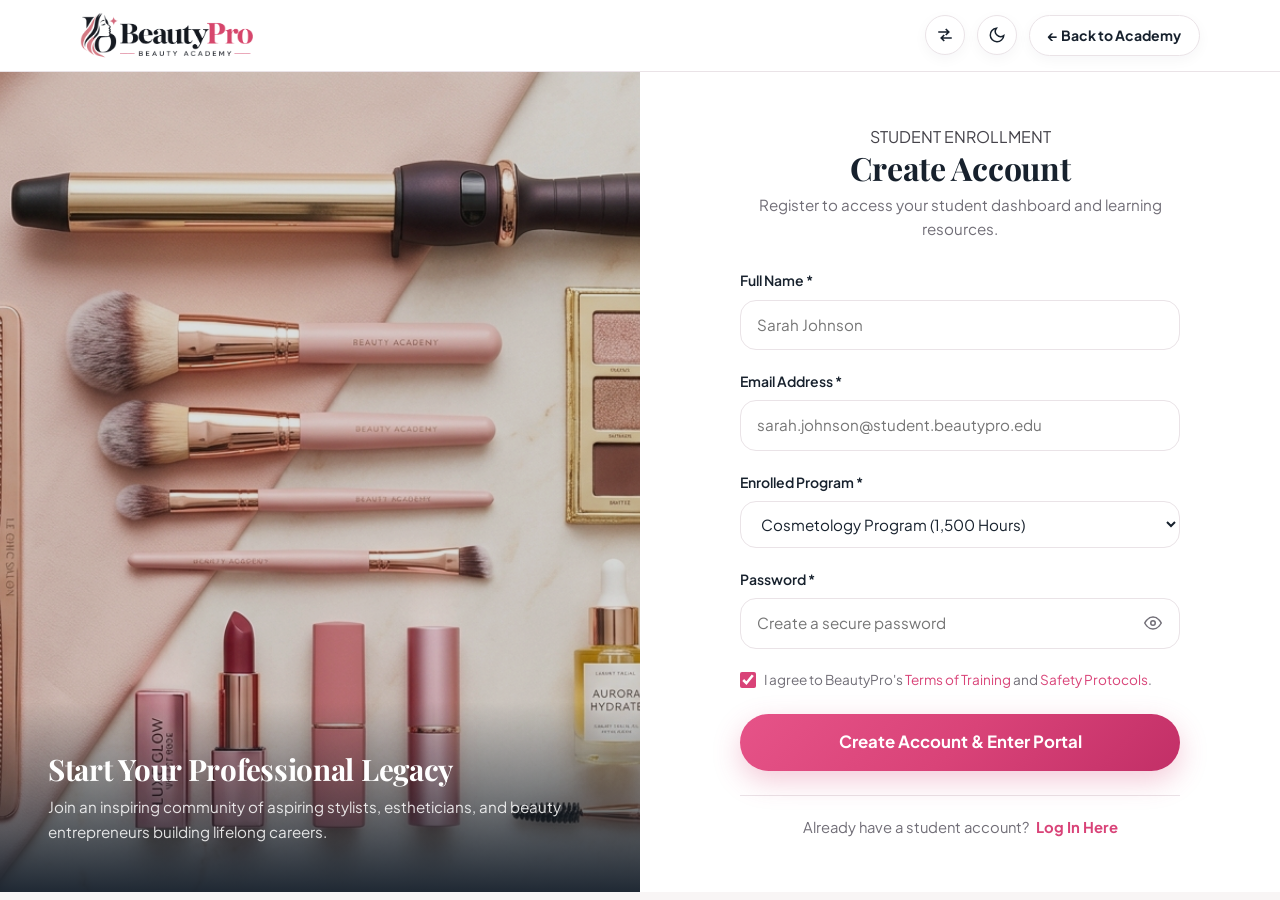
<file: register.html>
<!DOCTYPE html>
<html lang="en" dir="ltr">
<head>
  <meta charset="UTF-8">
  <meta name="viewport" content="width=device-width, initial-scale=1.0">
  <title>Create Student Account | BeautyPro Portal</title>
  <meta name="description" content="Register your BeautyPro student account to track your curriculum hours, reserve training stations, and access licensing prep material.">
  <link rel="icon" type="image/png" href="assets/images/logo.png">
  <link rel="stylesheet" href="css/style.css">
</head>
<body>

  <!-- Attractive Luxury Preloader -->
  <div id="page-loader" class="page-loader" aria-hidden="true">
    <div class="loader-content">
      <div class="loader-logo-ring">
        <img src="assets/images/logo.png" alt="BeautyPro Beauty Academy" class="loader-logo-img">
      </div>
      <div class="loader-bar-wrap">
        <div class="loader-bar-fill"></div>
      </div>
      <span class="loader-text">BEAUTY ACADEMY</span>
    </div>
  </div>

  <!-- Minimal Header for Registration -->
  <header class="site-header" style="height: 72px;">
    <div class="nav-container">
      <a href="index.html" class="brand-logo" id="brand-logo" aria-label="BeautyPro Home">
        <img src="assets/images/logo.png" alt="BeautyPro Beauty Academy" class="brand-logo-img" width="180" height="48">
      </a>

      <!-- Quick Toggles -->
      <div style="display: flex; align-items: center; gap: 12px;">
        <button class="icon-toggle-btn rtl-toggle" aria-label="Switch text direction">
          <svg viewBox="0 0 24 24" fill="none" stroke="currentColor" stroke-width="2.2">
            <path d="M3 8h13M13 4l4 4-4 4M21 16H8M11 20l-4-4 4-4"/>
          </svg>
        </button>

        <button class="icon-toggle-btn theme-toggle" aria-label="Toggle theme">
          <svg class="icon-sun" viewBox="0 0 24 24" fill="none" stroke="currentColor" stroke-width="2">
            <circle cx="12" cy="12" r="5"></circle>
            <line x1="12" y1="1" x2="12" y2="3"></line>
            <line x1="12" y1="21" x2="12" y2="23"></line>
          </svg>
          <svg class="icon-moon" viewBox="0 0 24 24" fill="none" stroke="currentColor" stroke-width="2">
            <path d="M21 12.79A9 9 0 1 1 11.21 3 7 7 0 0 0 21 12.79z"></path>
          </svg>
        </button>

        <a href="index.html" class="btn btn-secondary btn-sm">&larr; Back to Academy</a>
      </div>
    </div>
  </header>

  <main class="auth-wrapper">
    <!-- Left Column: Image Panel -->
    <div class="auth-image-panel">
      <img src="assets/images/tools_cosmetics.jpg" alt="Cosmetics kit and salon tools" width="900" height="1200" loading="eager">
      <div class="auth-image-caption">
        <h2>Start Your Professional Legacy</h2>
        <p>Join an inspiring community of aspiring stylists, estheticians, and beauty entrepreneurs building lifelong careers.</p>
      </div>
    </div>

    <!-- Right Column: Registration Card -->
    <div class="auth-form-panel">
      <div class="auth-card">
        <div style="text-align: center; margin-bottom: 28px;">
          <span class="section-tag" style="margin-bottom: 10px;">STUDENT ENROLLMENT</span>
          <h1 style="font-size: 2rem; margin-bottom: 6px;">Create Account</h1>
          <p style="color: var(--muted-text); font-size: 0.95rem;">Register to access your student dashboard and learning resources.</p>
        </div>

        <form id="register-form" novalidate>
          <!-- Full Name -->
          <div class="form-group">
            <label for="reg-name" class="form-label">Full Name *</label>
            <input type="text" id="reg-name" class="form-input" placeholder="Sarah Johnson" required>
            <div class="invalid-feedback">Please enter your legal name (at least 2 characters).</div>
          </div>

          <!-- Email Field -->
          <div class="form-group">
            <label for="reg-email" class="form-label">Email Address *</label>
            <input type="email" id="reg-email" class="form-input" placeholder="sarah.johnson@student.beautypro.edu" required>
            <div class="invalid-feedback">Please enter a valid email address.</div>
          </div>

          <!-- Program Selection -->
          <div class="form-group">
            <label for="reg-program" class="form-label">Enrolled Program *</label>
            <select id="reg-program" class="form-select" required>
              <option value="cosmetology" selected>Cosmetology Program (1,500 Hours)</option>
              <option value="esthetics">Esthetics &amp; Skincare Track (600 Hours)</option>
              <option value="nails">Nail Technology Specialist (400 Hours)</option>
              <option value="makeup">Makeup Artistry &amp; Hair Design (300 Hours)</option>
            </select>
          </div>

          <!-- Password Field with Toggle -->
          <div class="form-group">
            <label for="reg-password" class="form-label">Password *</label>
            <div class="password-input-group">
              <input type="password" id="reg-password" class="form-input" placeholder="Create a secure password" required>
              <button type="button" class="password-toggle-btn" aria-label="Toggle password visibility">
                <svg width="18" height="18" viewBox="0 0 24 24" fill="none" stroke="currentColor" stroke-width="2">
                  <path d="M1 12s4-8 11-8 11 8 11 8-4 8-11 8-11-8-11-8z"></path>
                  <circle cx="12" cy="12" r="3"></circle>
                </svg>
              </button>
            </div>
            <div class="invalid-feedback">Password must be at least 6 characters.</div>
          </div>

          <!-- Terms -->
          <div style="display: flex; align-items: flex-start; gap: 8px; margin-bottom: 24px; font-size: 0.85rem; color: var(--muted-text);">
            <input type="checkbox" id="terms-agree" checked required style="accent-color: var(--rose-pink); width: 16px; height: 16px; margin-top: 3px;">
            <label for="terms-agree" style="cursor: pointer;">I agree to BeautyPro's <a href="#" style="color: var(--rose-pink);">Terms of Training</a> and <a href="#" style="color: var(--rose-pink);">Safety Protocols</a>.</label>
          </div>

          <!-- Submit Button -->
          <button type="submit" class="btn btn-primary btn-lg btn-full" id="reg-submit-btn">Create Account &amp; Enter Portal</button>
        </form>

        <div style="text-align: center; margin-top: 24px; padding-top: 20px; border-top: 1px solid var(--border-subtle); font-size: 0.925rem; color: var(--muted-text);">
          Already have a student account?
          <a href="login.html" style="color: var(--rose-pink); font-weight: 700; margin-left: 4px;">Log In Here</a>
        </div>
      </div>
    </div>
  </main>

  <script src="js/main.js"></script>
  <!-- Back to Top Floating Button -->
  <button id="back-to-top" class="back-to-top-btn" aria-label="Back to top" title="Scroll to top">
    <svg width="20" height="20" viewBox="0 0 24 24" fill="none" stroke="currentColor" stroke-width="2.5" stroke-linecap="round" stroke-linejoin="round">
      <line x1="12" y1="19" x2="12" y2="5"></line>
      <polyline points="5 12 12 5 19 12"></polyline>
    </svg>
  </button>
</body>
</html>
</file>
<file: css/style.css>
/* ==========================================================================
   BeautyPro Cosmetology & Beauty School - Modern Design System
   Inspired by LittleBloom & BellaForma: Rich Aesthetics, Floating Badges,
   Pastel Gradient Category Cards, Numbered Features, Countdown Banners.
   Theme: Rose Pink (#D94378), Blush Pink (#F8DDE6), Deep Navy (#17212D)
   ========================================================================== */

@import url('https://fonts.googleapis.com/css2?family=Playfair+Display:ital,wght@0,400;0,600;0,700;1,400&family=Plus+Jakarta+Sans:wght@300;400;500;600;700;800&family=Noto+Sans+Arabic:wght@400;500;600;700&display=swap');

:root {
  /* Core Color Palette */
  --rose-pink: #D94378;
  --rose-pink-hover: #BF2E62;
  --rose-gradient: linear-gradient(135deg, #E65388 0%, #D94378 50%, #C22F67 100%);
  --blush-pink: #F8DDE6;
  --blush-light: #FDF7F9;
  --white: #FFFFFF;
  --surface-card: #FFFFFF;
  --surface-alt: #F8F5F5;
  --deep-navy: #17212D;
  --navy-darker: #0F1720;
  --navy-muted: #2A3644;
  --soft-bg: #F8F5F5;
  --body-text: #45434A;
  --heading-text: #17212D;
  --muted-text: #716E77;
  --border-subtle: #EAE3E7;
  --border-pink: #F2D2DE;
  --header-bg: rgba(255, 255, 255, 0.96);
  --input-bg: #FFFFFF;

  /* LittleBloom Soft Pastel Gradients for Category Cards */
  --card-grad-rose: linear-gradient(145deg, #FFF2F6 0%, #FDE4ED 100%);
  --card-grad-lavender: linear-gradient(145deg, #F5F6FE 0%, #E6EAFB 100%);
  --card-grad-peach: linear-gradient(145deg, #FFF7F2 0%, #FDE9DC 100%);
  --card-grad-mint: linear-gradient(145deg, #F2FAF7 0%, #DCF3EA 100%);

  /* Typography */
  --font-serif: 'Playfair Display', Georgia, serif;
  --font-sans: 'Plus Jakarta Sans', -apple-system, BlinkMacSystemFont, "Segoe UI", Roboto, sans-serif;
  --font-arabic: 'Noto Sans Arabic', 'Plus Jakarta Sans', sans-serif;

  /* Shadows */
  --shadow-sm: 0 4px 14px rgba(23, 33, 45, 0.04);
  --shadow-md: 0 10px 28px rgba(23, 33, 45, 0.07);
  --shadow-lg: 0 18px 42px rgba(23, 33, 45, 0.1);
  --shadow-pink: 0 10px 28px rgba(217, 67, 120, 0.28);
  --shadow-float: 0 12px 30px rgba(23, 33, 45, 0.12);

  /* Radius */
  --radius-sm: 8px;
  --radius-md: 16px;
  --radius-lg: 24px;
  --radius-xl: 32px;
  --radius-pill: 9999px;

  /* Transitions */
  --transition-fast: 0.15s ease;
  --transition-normal: 0.25s ease;
  --transition-smooth: 0.35s cubic-bezier(0.16, 1, 0.3, 1);
}

/* --------------------------------------------------------------------------
   Dark Mode Overrides
   -------------------------------------------------------------------------- */
[data-theme="dark"] {
  --white: #172230;
  --surface-card: #1C2838;
  --surface-alt: #131C28;
  --deep-navy: #F3F4F6;
  --heading-text: #FFFFFF;
  --soft-bg: #0D1520;
  --body-text: #CBD5E1;
  --muted-text: #94A3B8;
  --border-subtle: #2B384A;
  --border-pink: #4F2E3E;
  --blush-pink: #38202D;
  --blush-light: #201924;
  --header-bg: rgba(23, 34, 48, 0.96);
  --input-bg: #151E2B;

  --card-grad-rose: linear-gradient(145deg, #2D1E28 0%, #221720 100%);
  --card-grad-lavender: linear-gradient(145deg, #1C2538 0%, #161D2B 100%);
  --card-grad-peach: linear-gradient(145deg, #2D221D 0%, #201A17 100%);
  --card-grad-mint: linear-gradient(145deg, #1A2E28 0%, #14221E 100%);

  --shadow-sm: 0 4px 14px rgba(0, 0, 0, 0.3);
  --shadow-md: 0 10px 28px rgba(0, 0, 0, 0.4);
  --shadow-lg: 0 18px 42px rgba(0, 0, 0, 0.5);
}

/* --------------------------------------------------------------------------
   RTL Overrides
   -------------------------------------------------------------------------- */
[dir="rtl"] {
  direction: rtl;
  text-align: right;
  font-family: var(--font-arabic);
}

[dir="rtl"] .dropdown-arrow {
  margin-left: 0;
  margin-right: 6px;
}

[dir="rtl"] .mobile-nav-drawer {
  right: auto;
  left: 0;
  transform: translateX(-100%);
}

[dir="rtl"] .mobile-nav-drawer.is-active {
  transform: translateX(0);
}

[dir="rtl"] .hero-float-card.a {
  left: auto;
  right: -15px;
}

[dir="rtl"] .hero-float-card.b {
  right: auto;
  left: -15px;
}

[dir="rtl"] .rotating-badge {
  left: 15px;
  right: auto;
}

[dir="rtl"] .footer-link:hover {
  transform: translateX(-4px);
}

/* --------------------------------------------------------------------------
   CSS Reset & Base
   -------------------------------------------------------------------------- */
*, *::before, *::after {
  box-sizing: border-box;
  margin: 0;
  padding: 0;
}

html {
  font-size: 16px;
  scroll-behavior: smooth;
  -webkit-text-size-adjust: 100%;
}

body {
  font-family: var(--font-sans);
  background-color: var(--soft-bg);
  color: var(--body-text);
  line-height: 1.6;
  font-weight: 400;
  min-height: 100vh;
  display: flex;
  flex-direction: column;
  overflow-x: hidden;
  width: 100%;
  transition: background-color var(--transition-normal), color var(--transition-normal);
}

img, picture, svg, video {
  display: block;
  max-width: 100%;
  height: auto;
}

a {
  color: inherit;
  text-decoration: none;
  transition: color var(--transition-fast), transform var(--transition-fast);
}

button, input, select, textarea {
  font: inherit;
}

button {
  cursor: pointer;
  border: none;
  background: none;
}

ul, ol {
  list-style: none;
}

/* --------------------------------------------------------------------------
   Typography
   -------------------------------------------------------------------------- */
h1, h2, h3, h4, h5, h6 {
  font-family: var(--font-serif);
  color: var(--heading-text);
  font-weight: 700;
  line-height: 1.25;
  margin-bottom: 0.5rem;
  letter-spacing: -0.01em;
}

h1 {
  font-size: clamp(2.2rem, 5vw, 3.5rem);
  line-height: 1.15;
}

h2 {
  font-size: clamp(1.75rem, 3.5vw, 2.5rem);
}

h3 {
  font-size: clamp(1.25rem, 2.2vw, 1.7rem);
}

h4 {
  font-size: 1.2rem;
}

p {
  margin-bottom: 1rem;
  color: var(--body-text);
}

p:last-child {
  margin-bottom: 0;
}

.lead-text {
  font-size: 1.15rem;
  color: var(--muted-text);
  line-height: 1.65;
}

.accent {
  color: var(--rose-pink);
  font-style: italic;
  font-weight: 700;
}

.text-rose { color: var(--rose-pink) !important; }
.text-navy { color: var(--heading-text) !important; }
.text-muted { color: var(--muted-text) !important; }

/* --------------------------------------------------------------------------
   Layout Containers & Grid Rules
   CRITICAL: MAXIMUM TWO CARDS PER ROW AT ANY SCREEN SIZE!
   -------------------------------------------------------------------------- */
.container {
  width: 100%;
  max-width: 1160px;
  margin-left: auto;
  margin-right: auto;
  padding-left: 20px;
  padding-right: 20px;
}

.container-narrow {
  width: 100%;
  max-width: 860px;
  margin-left: auto;
  margin-right: auto;
  padding-left: 20px;
  padding-right: 20px;
}

.container-wide {
  width: 100%;
  max-width: 1160px;
  margin-left: auto;
  margin-right: auto;
  padding-left: 20px;
  padding-right: 20px;
}

/* Card Grid System (Responsive Multi-Column & 2-Col support) */
.card-grid-2 {
  display: grid;
  grid-template-columns: 1fr;
  gap: 28px;
  width: 100%;
}

@media (min-width: 768px) {
  .card-grid-2 {
    grid-template-columns: repeat(2, 1fr);
  }
}

/* 5 Column Grid (Image 1 & Category tracks: 5 across 1 row on desktop) */
.grid-5-col {
  display: grid;
  grid-template-columns: 1fr;
  gap: 20px;
  width: 100%;
}

@media (min-width: 576px) {
  .grid-5-col {
    grid-template-columns: repeat(2, 1fr);
  }
}

@media (min-width: 992px) {
  .grid-5-col {
    grid-template-columns: repeat(5, 1fr);
    gap: 18px;
  }
}

/* 3 Column Grid (Image 2 & Numbered features: 3 across on desktop) */
.grid-3-col {
  display: grid;
  grid-template-columns: 1fr;
  gap: 24px;
  width: 100%;
}

@media (min-width: 768px) {
  .grid-3-col {
    grid-template-columns: repeat(3, 1fr);
    gap: 24px;
  }
}

/* 4 Column Grid (Image 5 & Specialization sets: 4 across on desktop) */
.grid-4-col {
  display: grid;
  grid-template-columns: 1fr;
  gap: 24px;
  width: 100%;
}

@media (min-width: 576px) {
  .grid-4-col {
    grid-template-columns: repeat(2, 1fr);
  }
}

@media (min-width: 992px) {
  .grid-4-col {
    grid-template-columns: repeat(4, 1fr);
    gap: 24px;
  }
}

/* 6 Column Instagram / Campus Gallery Grid (Image 3: 6 photos in 1 row on desktop) */
.insta-grid {
  display: grid;
  grid-template-columns: repeat(2, 1fr);
  gap: 16px;
  width: 100%;
}

@media (min-width: 576px) {
  .insta-grid {
    grid-template-columns: repeat(3, 1fr);
  }
}

@media (min-width: 992px) {
  .insta-grid {
    grid-template-columns: repeat(6, 1fr);
    gap: 16px;
  }
}

/* Bento Grid (Image 4: 2 Top + 3 Bottom) */
.bento-grid {
  display: flex;
  flex-direction: column;
  gap: 24px;
  width: 100%;
}

.bento-row-top {
  display: grid;
  grid-template-columns: 1fr;
  gap: 24px;
}

@media (min-width: 992px) {
  .bento-row-top {
    grid-template-columns: 1fr 1fr;
  }
}

.bento-row-bottom {
  display: grid;
  grid-template-columns: 1fr;
  gap: 24px;
}

@media (min-width: 768px) {
  .bento-row-bottom {
    grid-template-columns: repeat(3, 1fr);
  }
}

/* Section Wrapper */
.content-section {
  padding: 85px 0;
  position: relative;
}

.section-bg-white { background-color: var(--white); }
.section-bg-soft { background-color: var(--soft-bg); }
.section-bg-blush { background-color: var(--blush-pink); }
.section-bg-blush-light { background-color: var(--blush-light); }
.section-bg-navy { background-color: #17212D; color: #FFFFFF; }
.section-bg-navy h1,
.section-bg-navy h2,
.section-bg-navy h3,
.section-bg-navy h4 { color: #FFFFFF; }
.section-bg-navy p,
.section-bg-navy .lead-text { color: rgba(255, 255, 255, 0.85); }

/* Section Header (LittleBloom Styled) */
.section-head {
  text-align: center;
  max-width: 700px;
  margin: 0 auto 50px auto;
}

.eyebrow {
  display: inline-flex;
  align-items: center;
  gap: 8px;
  font-family: var(--font-sans);
  font-size: 0.8125rem;
  font-weight: 700;
  letter-spacing: 0.14em;
  text-transform: uppercase;
  color: var(--rose-pink);
  background: var(--blush-pink);
  padding: 6px 16px;
  border-radius: var(--radius-pill);
  margin-bottom: 16px;
}

.divider-brand {
  width: 60px;
  height: 4px;
  background: var(--rose-pink);
  border-radius: var(--radius-pill);
  margin: 16px auto 0 auto;
}

/* --------------------------------------------------------------------------
   Buttons (LittleBloom Brand & Soft Pills)
   -------------------------------------------------------------------------- */
.btn {
  display: inline-flex;
  align-items: center;
  justify-content: center;
  gap: 10px;
  font-family: var(--font-sans);
  font-weight: 700;
  font-size: 0.95rem;
  padding: 13px 28px;
  border-radius: var(--radius-pill);
  transition: all var(--transition-normal);
  text-align: center;
  text-decoration: none;
  white-space: nowrap;
}

.btn-brand,
.btn-primary {
  background: var(--rose-gradient);
  color: #FFFFFF;
  box-shadow: var(--shadow-pink);
}

.btn-brand:hover,
.btn-primary:hover {
  transform: translateY(-2px);
  box-shadow: 0 12px 32px rgba(217, 67, 120, 0.38);
  color: #FFFFFF;
}

.btn-soft,
.btn-secondary {
  background-color: var(--surface-card);
  color: var(--heading-text);
  border: 1.5px solid var(--border-subtle);
  box-shadow: var(--shadow-sm);
}

.btn-soft:hover,
.btn-secondary:hover {
  border-color: var(--rose-pink);
  color: var(--rose-pink);
  background-color: var(--blush-light);
  transform: translateY(-2px);
}

.btn-outline-brand {
  background: var(--surface-card);
  color: var(--rose-pink);
  border: 1.5px solid var(--rose-pink);
  box-shadow: var(--shadow-sm);
}

.btn-outline-brand:hover {
  background: var(--rose-gradient);
  border-color: transparent;
  color: #FFFFFF;
  box-shadow: var(--shadow-pink);
  transform: translateY(-2px);
}

.btn-outline-navy {
  background-color: transparent;
  color: var(--heading-text);
  border: 1.5px solid var(--border-subtle);
}

.btn-outline-navy:hover {
  background-color: var(--heading-text);
  color: var(--white);
}

.btn-outline-white {
  background-color: transparent;
  color: #FFFFFF;
  border: 1.5px solid rgba(255, 255, 255, 0.7);
}

.btn-outline-white:hover {
  background-color: #FFFFFF;
  color: #17212D;
  border-color: #FFFFFF;
}

.btn-sm {
  padding: 8px 18px;
  font-size: 0.875rem;
}

.btn-lg {
  padding: 15px 32px;
  font-size: 1.05rem;
}

.btn-full {
  width: 100%;
}

/* --------------------------------------------------------------------------
   Header & Navigation (Updated with Theme Toggle, RTL, Dashboard next to Contact)
   MANDATORY: Hamburger active on Mobile, all iPads & iPad Pros (<= 1366px)
   -------------------------------------------------------------------------- */
.site-header {
  position: sticky;
  top: 0;
  z-index: 1000;
  background-color: var(--header-bg);
  backdrop-filter: blur(12px);
  -webkit-backdrop-filter: blur(12px);
  border-bottom: 1px solid var(--border-subtle);
  height: 80px;
  display: flex;
  align-items: center;
  transition: background-color var(--transition-normal), border-color var(--transition-normal);
}

.nav-container {
  display: flex;
  align-items: center;
  justify-content: space-between;
  width: 100%;
  max-width: 1160px;
  margin: 0 auto;
  padding: 0 20px;
  gap: 16px;
}

.brand-logo {
  display: inline-flex;
  align-items: center;
  text-decoration: none;
  flex-shrink: 0;
}

.brand-logo-img {
  height: 48px;
  width: auto;
  max-width: 185px;
  object-fit: contain;
  display: block;
  transition: transform var(--transition-fast);
}

.brand-logo:hover .brand-logo-img {
  transform: scale(1.02);
}

.logo-dark {
  display: none !important;
}

[data-theme="dark"] .logo-light {
  display: none !important;
}

[data-theme="dark"] .logo-dark {
  display: block !important;
}

/* Seamless logo in dark mode: pure transparent, zero white box */
[data-theme="dark"] .brand-logo-img {
  background: transparent !important;
  padding: 0 !important;
  border-radius: 0 !important;
  box-shadow: none !important;
}

.brand-logo span.dot {
  color: var(--rose-pink);
}

/* Desktop Navigation (Visible only > 1366px) */
.desktop-nav {
  display: none;
  align-items: center;
  gap: 28px;
  flex-grow: 1;
  justify-content: flex-end;
}

.desktop-nav-links {
  display: flex;
  align-items: center;
  gap: 24px;
}

.nav-link {
  font-weight: 600;
  font-size: 0.95rem;
  color: var(--heading-text);
  padding: 8px 2px;
  position: relative;
  transition: color var(--transition-fast);
}

.nav-link:hover,
.nav-link.active {
  color: var(--rose-pink);
}

.nav-link.active::after {
  content: '';
  position: absolute;
  bottom: 0;
  left: 0;
  right: 0;
  height: 2px;
  background-color: var(--rose-pink);
  border-radius: 2px;
}

/* Home Dropdown Menu */
.nav-dropdown {
  position: relative;
}

.nav-dropdown-toggle {
  display: flex;
  align-items: center;
  gap: 6px;
  cursor: pointer;
  background: none;
  border: none;
}

.dropdown-arrow {
  transition: transform var(--transition-fast);
}

.nav-dropdown:hover .dropdown-arrow {
  transform: rotate(180deg);
}

.nav-dropdown-menu {
  position: absolute;
  top: 100%;
  left: 0;
  min-width: 230px;
  background: var(--surface-card);
  border: 1px solid var(--border-subtle);
  border-radius: var(--radius-md);
  box-shadow: var(--shadow-lg);
  padding: 8px 0;
  margin-top: 12px;
  opacity: 0;
  visibility: hidden;
  transform: translateY(10px);
  transition: all var(--transition-normal);
  z-index: 100;
}

[dir="rtl"] .nav-dropdown-menu {
  left: auto;
  right: 0;
}

.nav-dropdown:hover .nav-dropdown-menu {
  opacity: 1;
  visibility: visible;
  transform: translateY(0);
}

.nav-dropdown-item {
  display: block;
  padding: 10px 18px;
  font-size: 0.9rem;
  font-weight: 600;
  color: var(--heading-text);
  transition: background-color var(--transition-fast), color var(--transition-fast);
}

.nav-dropdown-item:hover {
  background-color: var(--blush-light);
  color: var(--rose-pink);
}

/* Unified Desktop Actions Group (Equal 12px Spacing Between All Buttons, Perfect 40px Height) */
.nav-actions-group {
  display: flex;
  align-items: center;
  gap: 12px;
}

.nav-controls-row {
  display: flex;
  align-items: center;
  gap: 12px;
}

.icon-toggle-btn {
  width: 40px;
  height: 40px;
  border-radius: var(--radius-pill);
  background: var(--surface-card);
  border: 1.5px solid var(--border-subtle);
  color: var(--heading-text);
  display: inline-flex;
  align-items: center;
  justify-content: center;
  cursor: pointer;
  transition: all var(--transition-fast);
  box-shadow: var(--shadow-sm);
  flex-shrink: 0;
}

.icon-toggle-btn:hover {
  background: var(--blush-pink);
  color: var(--rose-pink);
  border-color: var(--border-pink);
  transform: translateY(-2px);
}

.icon-toggle-btn svg {
  width: 18px;
  height: 18px;
}

/* In Light Mode: Show crisp Moon icon to prompt switching to Dark Mode */
.icon-moon { display: block; }
.icon-sun { display: none; }

/* In Dark Mode: Show glowing golden Sun icon to prompt switching to Light Mode */
[data-theme="dark"] .icon-moon { display: none; }
[data-theme="dark"] .icon-sun { display: block; color: #F59E0B; }

.btn-nav-secondary {
  height: 40px;
  padding: 0 18px;
  border-radius: var(--radius-pill);
  font-family: var(--font-sans);
  font-size: 0.88rem;
  font-weight: 700;
  display: inline-flex;
  align-items: center;
  justify-content: center;
  background: var(--surface-card);
  color: var(--heading-text);
  border: 1.5px solid var(--border-subtle);
  box-shadow: var(--shadow-sm);
  transition: all var(--transition-fast);
  white-space: nowrap;
  text-decoration: none;
  cursor: pointer;
  flex-shrink: 0;
}

.btn-nav-secondary:hover {
  border-color: var(--rose-pink);
  color: var(--rose-pink);
  background: var(--blush-light);
  transform: translateY(-2px);
}

.btn-nav-primary {
  height: 40px;
  padding: 0 20px;
  border-radius: var(--radius-pill);
  font-family: var(--font-sans);
  font-size: 0.88rem;
  font-weight: 700;
  display: inline-flex;
  align-items: center;
  justify-content: center;
  background: var(--rose-gradient);
  color: #FFFFFF;
  border: 1.5px solid transparent;
  box-shadow: var(--shadow-pink);
  transition: all var(--transition-fast);
  white-space: nowrap;
  text-decoration: none;
  cursor: pointer;
  flex-shrink: 0;
}

.btn-nav-primary:hover {
  transform: translateY(-2px);
  box-shadow: 0 10px 24px rgba(217, 67, 120, 0.38);
  color: #FFFFFF;
}

/* Backward-compatible desktop-nav-cta */
.desktop-nav-cta {
  display: flex;
  align-items: center;
  gap: 12px;
}

/* Header Actions for Mobile/iPad (<= 1366px) */
.header-actions-mobile {
  display: flex;
  align-items: center;
  gap: 8px;
}

.hamburger-btn {
  display: flex;
  flex-direction: column;
  justify-content: center;
  align-items: center;
  width: 44px;
  height: 44px;
  border-radius: var(--radius-sm);
  background: var(--surface-card);
  border: 1.5px solid var(--border-subtle);
  color: var(--heading-text);
  cursor: pointer;
  z-index: 1002;
  transition: background var(--transition-fast), border-color var(--transition-fast);
  box-shadow: var(--shadow-sm);
  padding: 0;
  -webkit-tap-highlight-color: transparent !important;
  outline: none !important;
}

.hamburger-btn:hover {
  background: var(--blush-pink);
  border-color: var(--rose-pink);
}

.hamburger-btn:focus,
.hamburger-btn:active,
.hamburger-btn:focus-visible {
  outline: none !important;
  box-shadow: none !important;
  -webkit-tap-highlight-color: transparent !important;
}

.hamburger-line {
  width: 22px;
  height: 2px;
  background-color: var(--heading-text);
  transition: all var(--transition-normal);
  margin: 3px 0;
  border-radius: 2px;
}

.hamburger-btn.is-active .hamburger-line:nth-child(1) {
  transform: translateY(8px) rotate(45deg);
}

.hamburger-btn.is-active .hamburger-line:nth-child(2) {
  opacity: 0;
}

.hamburger-btn.is-active .hamburger-line:nth-child(3) {
  transform: translateY(-8px) rotate(-45deg);
}

/* Mobile & iPad Drawer Navigation */
.mobile-nav-backdrop {
  position: fixed;
  inset: 0;
  background-color: rgba(23, 33, 45, 0.65);
  backdrop-filter: blur(4px);
  z-index: 1001;
  opacity: 0;
  visibility: hidden;
  transition: all var(--transition-smooth);
}

.mobile-nav-backdrop.is-active {
  opacity: 1;
  visibility: visible;
}

.mobile-nav-drawer {
  position: fixed;
  top: 0;
  right: 0;
  bottom: 0;
  width: min(350px, 85vw);
  background: var(--surface-card);
  z-index: 1002;
  padding: 24px;
  display: flex;
  flex-direction: column;
  box-shadow: var(--shadow-lg);
  transform: translateX(100%);
  transition: transform var(--transition-smooth);
  overflow-y: auto;
}

.mobile-nav-drawer.is-active {
  transform: translateX(0);
}

.mobile-nav-header {
  display: flex;
  align-items: center;
  justify-content: space-between;
  padding-bottom: 18px;
  border-bottom: 1px solid var(--border-subtle);
  margin-bottom: 20px;
}

.mobile-nav-close {
  width: 38px;
  height: 38px;
  display: flex !important;
  align-items: center !important;
  justify-content: center !important;
  border-radius: 50% !important;
  background: var(--soft-bg) !important;
  color: var(--heading-text) !important;
  border: 1px solid var(--border-subtle) !important;
  padding: 0 !important;
  margin: 0 !important;
  cursor: pointer !important;
  -webkit-tap-highlight-color: transparent !important;
  outline: none !important;
  transition: all var(--transition-fast) !important;
}

.mobile-nav-close:hover {
  background: var(--blush-pink) !important;
  color: var(--rose-pink) !important;
  transform: rotate(90deg) !important;
}

.mobile-nav-close:focus,
.mobile-nav-close:active,
.mobile-nav-close:focus-visible {
  outline: none !important;
  box-shadow: none !important;
  -webkit-tap-highlight-color: transparent !important;
}

.mobile-nav-close svg {
  width: 18px !important;
  height: 18px !important;
  display: block !important;
  margin: auto !important;
}

.mobile-nav-links {
  display: flex;
  flex-direction: column;
  gap: 14px;
  margin-bottom: 28px;
}

.mobile-nav-link {
  font-size: 1.05rem;
  font-weight: 600;
  color: var(--heading-text);
  padding: 8px 0;
  border-bottom: 1px solid var(--border-subtle);
  display: flex;
  justify-content: space-between;
  align-items: center;
}

.mobile-nav-link.active,
.mobile-nav-link:hover {
  color: var(--rose-pink);
}

.mobile-dropdown-header {
  display: flex;
  align-items: center;
  justify-content: space-between;
  cursor: pointer;
  font-size: 1.05rem;
  font-weight: 600;
  color: var(--heading-text);
  padding: 8px 0;
}

.mobile-sublinks {
  padding-left: 14px;
  display: none;
  flex-direction: column;
  gap: 10px;
  margin-top: 8px;
  margin-bottom: 8px;
  border-left: 2px solid var(--rose-pink);
}

[dir="rtl"] .mobile-sublinks {
  padding-left: 0;
  padding-right: 14px;
  border-left: none;
  border-right: 2px solid var(--blush-pink);
}

.mobile-sublink {
  font-size: 0.95rem;
  color: var(--muted-text);
  font-weight: 500;
  padding: 4px 0;
}

.mobile-sublink:hover,
.mobile-sublink.active {
  color: var(--rose-pink);
}

.mobile-nav-footer {
  margin-top: auto;
  display: flex;
  flex-direction: column;
  gap: 10px;
}

.mobile-nav-toggles {
  display: grid;
  grid-template-columns: 1fr 1fr;
  gap: 10px;
  margin-top: 18px;
  margin-bottom: 14px;
}

.mobile-toggle-btn {
  display: inline-flex;
  align-items: center;
  justify-content: center;
  gap: 8px;
  padding: 10px 12px;
  border-radius: var(--radius-md);
  background: var(--soft-bg);
  border: 1.5px solid var(--border-subtle);
  color: var(--heading-text);
  font-family: var(--font-sans);
  font-size: 0.85rem;
  font-weight: 700;
  cursor: pointer;
  transition: all var(--transition-fast);
}

.mobile-toggle-btn:hover {
  background: var(--blush-pink);
  color: var(--rose-pink);
  border-color: var(--border-pink);
}

.mobile-dropdown-header.active {
  color: var(--rose-pink);
  font-weight: 700;
}

/* Show Desktop Navigation ONLY on larger desktops (> 1366px) */
@media (min-width: 1367px) {
  .desktop-nav { display: flex !important; }
  .header-actions-mobile { display: none !important; }
}

/* On Mobile, iPad, iPad Air, and iPad Pro (<= 1366px) */
@media (max-width: 1366px) {
  .desktop-nav { display: none !important; }
  .header-actions-mobile { display: flex !important; align-items: center; }
}

/* --------------------------------------------------------------------------
   LittleBloom-Inspired Hero Section (Split with Floating Badges & Rotating Stamp)
   Full Screen Occupancy across all screens (Desktop, Tablet, Mobile)
   -------------------------------------------------------------------------- */
.h1-hero-split {
  position: relative;
  min-height: calc(100vh - 80px);
  display: flex;
  align-items: center;
  padding: 60px 0;
  background-color: var(--soft-bg);
  overflow: hidden;
}

@media (max-width: 991px) {
  .h1-hero-split {
    min-height: calc(100vh - 80px);
    padding: 50px 0;
  }
}

@media (max-width: 576px) {
  .h1-hero-split {
    min-height: calc(100vh - 70px);
    padding: 40px 0;
  }
}

/* Home 2 Centered Full-Screen Hero with 1st Attached Salon Image Background */
.h2-hero-centered {
  position: relative;
  min-height: calc(100vh - 80px);
  display: flex;
  align-items: center;
  justify-content: center;
  background: url('../assets/images/home2_hero_bg.png') center center / cover no-repeat;
  padding: 80px 0;
  overflow: hidden;
}

.h2-hero-overlay {
  position: absolute;
  inset: 0;
  background: linear-gradient(180deg, rgba(15, 23, 34, 0.72) 0%, rgba(23, 33, 45, 0.82) 100%);
  backdrop-filter: blur(2px);
  -webkit-backdrop-filter: blur(2px);
}

.h2-hero-centered-content {
  text-align: center;
  max-width: 820px;
  margin: 0 auto;
  display: flex;
  flex-direction: column;
  align-items: center;
}

.eyebrow-glass {
  background: rgba(255, 255, 255, 0.15) !important;
  color: #FFFFFF !important;
  border: 1px solid rgba(255, 255, 255, 0.25);
  backdrop-filter: blur(8px);
}

.h2-hero-title {
  color: #FFFFFF !important;
  font-size: clamp(2.4rem, 5vw, 3.8rem);
  line-height: 1.15;
  margin-bottom: 20px;
}

.accent-white {
  color: #FF75A2;
  font-style: italic;
  font-weight: 700;
}

.h2-hero-lead {
  color: rgba(255, 255, 255, 0.9) !important;
  font-size: 1.15rem;
  line-height: 1.7;
  max-width: 680px;
  margin-bottom: 32px;
}

.btn-outline-white {
  background: rgba(255, 255, 255, 0.12);
  color: #FFFFFF;
  border: 1.5px solid rgba(255, 255, 255, 0.35);
  backdrop-filter: blur(6px);
  padding: 14px 28px;
  border-radius: var(--radius-pill);
  font-weight: 700;
  display: inline-flex;
  align-items: center;
  transition: all var(--transition-fast);
}

.btn-outline-white:hover {
  background: #FFFFFF;
  color: var(--deep-navy);
  transform: translateY(-2px);
}

.h2-hero-stats {
  display: flex;
  justify-content: center;
  gap: 36px;
  margin-top: 40px;
  padding: 20px 32px;
  background: rgba(255, 255, 255, 0.1);
  border: 1px solid rgba(255, 255, 255, 0.15);
  border-radius: 20px;
  backdrop-filter: blur(10px);
}

.text-white { color: #FFFFFF !important; }
.text-white-muted { color: rgba(255, 255, 255, 0.8) !important; font-size: 0.85rem; font-weight: 600; }

/* Decorative Blobs */
.h1-blob {
  position: absolute;
  border-radius: 50%;
  filter: blur(60px);
  opacity: 0.45;
  pointer-events: none;
  z-index: 1;
}

.h1-blob.a {
  width: 420px;
  height: 420px;
  background: var(--blush-pink);
  top: -100px;
  right: -80px;
}

.h1-blob.b {
  width: 340px;
  height: 340px;
  background: rgba(217, 67, 120, 0.18);
  bottom: -60px;
  left: -50px;
}

.hero-grid-split {
  display: grid;
  grid-template-columns: 1fr;
  gap: 48px;
  align-items: center;
  position: relative;
  z-index: 2;
}

@media (min-width: 992px) {
  .hero-grid-split {
    grid-template-columns: 1.15fr 0.85fr;
    gap: 60px;
  }
}

.hero-content-col h1 {
  margin-bottom: 20px;
}

.hero-lead {
  font-size: 1.15rem;
  color: var(--muted-text);
  line-height: 1.7;
  margin-bottom: 28px;
}

.hero-buttons-row {
  display: flex;
  flex-wrap: wrap;
  gap: 16px;
  margin-bottom: 36px;
}

/* Hero Stats Counter Bar */
.h1-stats {
  display: grid;
  grid-template-columns: repeat(3, 1fr);
  gap: 16px;
  padding-top: 28px;
  border-top: 1px solid var(--border-subtle);
}

.counter-box {
  display: flex;
  flex-direction: column;
}

.counter {
  font-family: var(--font-serif);
  font-size: clamp(1.8rem, 3.5vw, 2.4rem);
  font-weight: 700;
  color: var(--rose-pink);
  line-height: 1;
  margin-bottom: 4px;
}

.counter-label {
  font-size: 0.85rem;
  color: var(--muted-text);
  font-weight: 600;
}

/* Hero Photo Column with Floating Badges & Rotating Seal */
.h1-photo {
  position: relative;
  width: 100%;
  max-width: 520px;
  margin: 0 auto;
}

.h1-photo-img {
  position: relative;
  border-radius: var(--radius-xl);
  overflow: visible;
  box-shadow: var(--shadow-lg);
}

.h1-photo-img img {
  width: 100%;
  height: 480px;
  object-fit: cover;
  border-radius: var(--radius-xl);
}

/* Floating Glassmorphic Badges */
.hero-float-card {
  position: absolute;
  background: rgba(255, 255, 255, 0.94);
  backdrop-filter: blur(10px);
  -webkit-backdrop-filter: blur(10px);
  border: 1px solid var(--border-subtle);
  border-radius: var(--radius-md);
  padding: 12px 18px;
  display: flex;
  align-items: center;
  gap: 12px;
  box-shadow: var(--shadow-float);
  z-index: 10;
  max-width: 250px;
}

[data-theme="dark"] .hero-float-card {
  background: rgba(28, 40, 56, 0.94);
  border-color: var(--border-subtle);
}

.hero-float-card.a {
  top: 24px;
  left: -20px;
}

.hero-float-card.b {
  bottom: 24px;
  right: -20px;
}

.hero-float-card .icon {
  width: 40px;
  height: 40px;
  border-radius: 50%;
  background: var(--blush-pink);
  color: var(--rose-pink);
  display: flex;
  align-items: center;
  justify-content: center;
  font-size: 1.15rem;
  flex-shrink: 0;
}

.hero-float-card strong {
  display: block;
  font-size: 0.875rem;
  color: var(--heading-text);
  line-height: 1.2;
}

.hero-float-card span {
  font-size: 0.775rem;
  color: var(--muted-text);
}

/* Rotating Seal Badge */
.rotating-badge {
  position: absolute;
  top: -24px;
  right: -20px;
  width: 110px;
  height: 110px;
  display: flex;
  align-items: center;
  justify-content: center;
  z-index: 10;
  pointer-events: none;
}

.rotating-badge svg {
  animation: rotateBadge 16s linear infinite;
}

@keyframes rotateBadge {
  from { transform: rotate(0deg); }
  to { transform: rotate(360deg); }
}

.rotating-badge .center-icon {
  position: absolute;
  color: var(--rose-pink);
  font-size: 1.35rem;
}

/* --------------------------------------------------------------------------
   LittleBloom-Inspired Category Cards (Soft Pastel Gradients, Strict 2/Row)
   -------------------------------------------------------------------------- */
.category-card {
  border-radius: var(--radius-lg);
  padding: 36px 30px;
  display: flex;
  flex-direction: column;
  height: 100%;
  position: relative;
  transition: transform var(--transition-normal), box-shadow var(--transition-normal);
  box-shadow: var(--shadow-sm);
  border: 1px solid rgba(255, 255, 255, 0.7);
}

.category-card:hover {
  transform: translateY(-6px);
  box-shadow: var(--shadow-md);
}

.category-card.grad-rose { background: var(--card-grad-rose); }
.category-card.grad-lavender { background: var(--card-grad-lavender); }
.category-card.grad-peach { background: var(--card-grad-peach); }
.category-card.grad-mint { background: var(--card-grad-mint); }

.category-card-badge {
  position: absolute;
  top: 20px;
  right: 20px;
  font-size: 0.75rem;
  font-weight: 700;
  background: rgba(255, 255, 255, 0.9);
  color: var(--rose-pink);
  padding: 4px 12px;
  border-radius: var(--radius-pill);
  box-shadow: 0 2px 8px rgba(0, 0, 0, 0.05);
}

[dir="rtl"] .category-card-badge {
  right: auto;
  left: 20px;
}

[data-theme="dark"] .category-card-badge {
  background: rgba(23, 34, 48, 0.9);
}

.category-card-icon {
  font-size: 2.5rem;
  margin-bottom: 16px;
  display: inline-block;
}

.category-card h3 {
  font-family: var(--font-serif);
  font-size: 1.45rem;
  margin-bottom: 10px;
  color: var(--heading-text);
}

.category-card p {
  color: var(--body-text);
  font-size: 0.95rem;
  line-height: 1.6;
  margin-bottom: 24px;
}

.category-card-link {
  margin-top: auto;
  display: inline-flex;
  align-items: center;
  gap: 8px;
  font-weight: 700;
  font-size: 0.925rem;
  color: var(--rose-pink);
}

.category-card:hover .category-card-link {
  transform: translateX(4px);
}

[dir="rtl"] .category-card:hover .category-card-link {
  transform: translateX(-4px);
}

/* --------------------------------------------------------------------------
   Numbered Feature Cards (LittleBloom 'h1-feature' style)
   -------------------------------------------------------------------------- */
.h1-feature {
  background: var(--surface-card);
  border: 1px solid var(--border-subtle);
  border-radius: var(--radius-lg);
  padding: 36px 30px;
  position: relative;
  display: flex;
  flex-direction: column;
  height: 100%;
  box-shadow: var(--shadow-sm);
  transition: transform var(--transition-normal), box-shadow var(--transition-normal);
}

.h1-feature:hover {
  transform: translateY(-4px);
  box-shadow: var(--shadow-md);
  border-color: var(--border-pink);
}

.h1-feature-num {
  position: absolute;
  top: 20px;
  right: 24px;
  font-family: var(--font-serif);
  font-size: 2.2rem;
  font-weight: 700;
  color: var(--rose-pink);
  opacity: 0.25;
  line-height: 1;
}

[dir="rtl"] .h1-feature-num {
  right: auto;
  left: 24px;
}

.f-icon {
  width: 52px;
  height: 52px;
  border-radius: var(--radius-md);
  background: var(--blush-pink);
  color: var(--rose-pink);
  display: flex;
  align-items: center;
  justify-content: center;
  font-size: 1.4rem;
  margin-bottom: 20px;
}

.h1-feature h3 {
  font-family: var(--font-serif);
  font-size: 1.3rem;
  margin-bottom: 10px;
  color: var(--heading-text);
}

.h1-feature p {
  color: var(--muted-text);
  font-size: 0.925rem;
  line-height: 1.65;
  margin-bottom: 0;
}

/* --------------------------------------------------------------------------
   Countdown Offer Banner (LittleBloom 'offer-banner')
   -------------------------------------------------------------------------- */
.offer-banner {
  background: linear-gradient(135deg, #17212D 0%, #29384C 100%);
  border-radius: var(--radius-xl);
  padding: 50px 40px;
  color: #FFFFFF;
  position: relative;
  overflow: hidden;
  box-shadow: var(--shadow-lg);
}

.ob-inner {
  display: flex;
  justify-content: space-between;
  align-items: center;
  flex-wrap: wrap;
  gap: 36px;
  position: relative;
  z-index: 2;
}

.ob-tag {
  display: inline-block;
  background: rgba(217, 67, 120, 0.35);
  border: 1px solid rgba(217, 67, 120, 0.6);
  color: var(--blush-pink);
  font-size: 0.8125rem;
  font-weight: 700;
  text-transform: uppercase;
  letter-spacing: 0.12em;
  padding: 5px 14px;
  border-radius: var(--radius-pill);
  margin-bottom: 14px;
}

.offer-banner h2 {
  color: #FFFFFF;
  margin-bottom: 10px;
}

.offer-banner p {
  color: rgba(255, 255, 255, 0.85);
  max-width: 540px;
  margin-bottom: 0;
}

/* Countdown Clock */
.countdown {
  display: flex;
  gap: 12px;
}

.cd-box {
  background: rgba(255, 255, 255, 0.1);
  border: 1px solid rgba(255, 255, 255, 0.18);
  border-radius: var(--radius-md);
  padding: 10px 14px;
  text-align: center;
  min-width: 68px;
}

.cd-num {
  font-family: var(--font-serif);
  font-size: 1.5rem;
  font-weight: 700;
  color: #FFFFFF;
  line-height: 1;
  margin-bottom: 2px;
}

.cd-label {
  font-size: 0.7rem;
  text-transform: uppercase;
  letter-spacing: 0.08em;
  color: rgba(255, 255, 255, 0.7);
}

.discount-stamp {
  width: 130px;
  height: 130px;
  border-radius: 50%;
  border: 2px dashed rgba(217, 67, 120, 0.8);
  background: rgba(217, 67, 120, 0.2);
  display: flex;
  flex-direction: column;
  align-items: center;
  justify-content: center;
  text-align: center;
  transform: rotate(-10deg);
  flex-shrink: 0;
}

.discount-stamp strong {
  font-size: 1.75rem;
  color: var(--blush-pink);
  line-height: 1;
}

.discount-stamp span {
  font-size: 0.65rem;
  letter-spacing: 0.08em;
  font-weight: 700;
  color: #FFFFFF;
}

/* --------------------------------------------------------------------------
   Testimonials (LittleBloom 'testimonial-card tcard-v2')
   -------------------------------------------------------------------------- */
.tcard-v2 {
  background: var(--surface-card);
  border: 1px solid var(--border-subtle);
  border-radius: var(--radius-lg);
  padding: 34px 28px;
  display: flex;
  flex-direction: column;
  height: 100%;
  box-shadow: var(--shadow-sm);
  position: relative;
  transition: transform var(--transition-normal);
}

.tcard-v2:hover {
  transform: translateY(-4px);
  box-shadow: var(--shadow-md);
  border-color: var(--border-pink);
}

.tcard-v2 .quote-icon {
  font-size: 2.2rem;
  color: var(--rose-pink);
  line-height: 1;
  margin-bottom: 8px;
  font-family: var(--font-serif);
}

.tcard-v2 .stars {
  color: #F59E0B;
  font-size: 0.95rem;
  margin-bottom: 14px;
}

.tcard-v2 p {
  font-style: italic;
  font-size: 0.95rem;
  line-height: 1.65;
  color: var(--body-text);
  margin-bottom: 22px;
  flex-grow: 1;
}

.tcard-v2 .who {
  display: flex;
  align-items: center;
  gap: 14px;
  padding-top: 16px;
  border-top: 1px solid var(--border-subtle);
}

.tcard-v2 .who img {
  width: 52px;
  height: 52px;
  border-radius: 50%;
  object-fit: cover;
  border: 2px solid var(--rose-pink);
}

.tcard-v2 .who h4 {
  font-size: 1.05rem;
  margin-bottom: 2px;
  color: var(--heading-text);
}

.tcard-v2 .who span {
  font-size: 0.8rem;
  color: var(--rose-pink);
  font-weight: 600;
}

/* --------------------------------------------------------------------------
   Split Feature / Seasonal Showcase ('h1-season')
   -------------------------------------------------------------------------- */
.h1-season {
  background: var(--surface-card);
  border: 1px solid var(--border-subtle);
  border-radius: var(--radius-xl);
  overflow: hidden;
  box-shadow: var(--shadow-md);
  display: grid;
  grid-template-columns: 1fr;
}

@media (min-width: 860px) {
  .h1-season {
    grid-template-columns: 1fr 1fr;
  }
}

.h1-season-content {
  padding: 50px 40px;
  display: flex;
  flex-direction: column;
  justify-content: center;
}

.h1-season-tag {
  display: inline-block;
  font-size: 0.8rem;
  font-weight: 700;
  text-transform: uppercase;
  letter-spacing: 0.12em;
  color: var(--rose-pink);
  margin-bottom: 10px;
}

.h1-season-content h3 {
  font-size: clamp(1.6rem, 3vw, 2.2rem);
  margin-bottom: 16px;
  overflow-wrap: break-word;
  word-break: normal;
}

.h1-season-img img {
  width: 100%;
  height: 100%;
  min-height: 340px;
  object-fit: cover;
}

@media (max-width: 640px) {
  .h1-season {
    border-radius: var(--radius-lg);
  }

  .h1-season-content {
    padding: 28px 18px;
  }

  .h1-season-content h3 {
    font-size: 1.45rem;
    line-height: 1.25;
  }

  .h1-season-content p {
    font-size: 0.94rem;
  }

  .h1-season-content ul {
    margin: 16px 0 20px 0 !important;
    gap: 10px !important;
  }

  .h1-season-content ul li {
    font-size: 0.88rem !important;
    align-items: flex-start !important;
  }

  .h1-season-content ul li svg {
    flex-shrink: 0;
    margin-top: 2px;
  }

  .h1-season-content .btn-lg {
    width: 100%;
    text-align: center;
    padding: 12px 16px;
    font-size: 0.92rem;
    white-space: normal;
    display: inline-flex;
    justify-content: center;
    align-items: center;
  }

  .h1-season-img img {
    min-height: 240px;
    max-height: 300px;
  }
}

/* --------------------------------------------------------------------------
   Standard Card Beauty (Refined)
   -------------------------------------------------------------------------- */
.card-beauty {
  background: var(--surface-card);
  border: 1px solid var(--border-subtle);
  border-radius: var(--radius-lg);
  padding: 32px;
  display: flex;
  flex-direction: column;
  height: 100%;
  transition: transform var(--transition-normal), box-shadow var(--transition-normal), border-color var(--transition-normal);
  box-shadow: var(--shadow-sm);
  position: relative;
}

.card-beauty:hover {
  transform: translateY(-4px);
  box-shadow: var(--shadow-md);
  border-color: var(--border-pink);
}

.card-beauty-image-top {
  padding: 0;
  overflow: hidden;
}

.card-image-wrapper {
  width: 100%;
  height: 240px;
  overflow: hidden;
  position: relative;
  border-top-left-radius: var(--radius-lg);
  border-top-right-radius: var(--radius-lg);
}

.card-image-wrapper img {
  width: 100%;
  height: 100%;
  object-fit: cover;
  transition: transform 0.5s ease;
}

.card-beauty:hover .card-image-wrapper img {
  transform: scale(1.04);
}

.card-tag-badge {
  position: absolute;
  top: 16px;
  left: 16px;
  background: rgba(23, 33, 45, 0.88);
  backdrop-filter: blur(4px);
  color: #FFFFFF;
  font-size: 0.75rem;
  font-weight: 700;
  text-transform: uppercase;
  letter-spacing: 0.08em;
  padding: 4px 12px;
  border-radius: var(--radius-pill);
  z-index: 2;
}

[dir="rtl"] .card-tag-badge {
  left: auto;
  right: 16px;
}

.card-beauty-body {
  padding: 28px;
  display: flex;
  flex-direction: column;
  flex-grow: 1;
}

.card-rating-row {
  display: flex;
  align-items: center;
  gap: 8px;
  margin-bottom: 12px;
  font-size: 0.85rem;
  color: #F59E0B;
  font-weight: 600;
}

.card-rating-row span.count {
  color: var(--muted-text);
  font-weight: 400;
}

.card-beauty-title {
  font-family: var(--font-serif);
  font-size: 1.35rem;
  margin-bottom: 12px;
  color: var(--heading-text);
}

.card-beauty-desc {
  color: var(--muted-text);
  font-size: 0.95rem;
  line-height: 1.6;
  margin-bottom: 24px;
}

.card-beauty-bottom {
  margin-top: auto;
  display: flex;
  align-items: center;
  justify-content: space-between;
  gap: 14px;
  padding-top: 16px;
  border-top: 1px solid var(--border-subtle);
}

.card-spec-info {
  display: flex;
  flex-direction: column;
}

.card-spec-label {
  font-size: 0.75rem;
  text-transform: uppercase;
  color: var(--muted-text);
  font-weight: 700;
  letter-spacing: 0.05em;
}

.card-spec-val {
  font-size: 1.15rem;
  font-weight: 700;
  color: var(--rose-pink);
}

.card-icon-box {
  width: 52px;
  height: 52px;
  border-radius: var(--radius-md);
  background-color: var(--blush-pink);
  color: var(--rose-pink);
  display: flex;
  align-items: center;
  justify-content: center;
  font-size: 1.4rem;
  margin-bottom: 20px;
  flex-shrink: 0;
}

/* Instructor Card */
.card-instructor {
  background: var(--surface-card);
  border: 1px solid var(--border-subtle);
  border-radius: var(--radius-lg);
  overflow: hidden;
  display: flex;
  flex-direction: column;
  height: 100%;
  box-shadow: var(--shadow-sm);
  transition: transform var(--transition-normal);
}

.card-instructor:hover {
  transform: translateY(-4px);
  box-shadow: var(--shadow-md);
}

.instructor-img-box {
  width: 100%;
  height: 270px;
  overflow: hidden;
  position: relative;
}

.instructor-img-box img {
  width: 100%;
  height: 100%;
  object-fit: cover;
}

.instructor-info {
  padding: 24px;
  display: flex;
  flex-direction: column;
  flex-grow: 1;
}

.instructor-name {
  font-family: var(--font-serif);
  font-size: 1.35rem;
  color: var(--heading-text);
  margin-bottom: 4px;
}

.instructor-title {
  color: var(--rose-pink);
  font-weight: 600;
  font-size: 0.875rem;
  margin-bottom: 12px;
}

.instructor-bio {
  color: var(--muted-text);
  font-size: 0.9rem;
  line-height: 1.6;
  margin-bottom: 18px;
}

.instructor-meta {
  margin-top: auto;
  padding-top: 14px;
  border-top: 1px solid var(--border-subtle);
  display: flex;
  align-items: center;
  justify-content: space-between;
  font-size: 0.825rem;
  color: var(--body-text);
  font-weight: 500;
}

/* Subpage Hero & Page Banner (LittleBloom Animated Banner) */
.page-banner,
.subpage-hero {
  position: relative;
  overflow: hidden;
  padding: 68px 0 54px 0;
  text-align: center;
  background: linear-gradient(135deg, #FFF4F8 0%, #FDEBF2 50%, #F5F0F8 100%);
  border-bottom: 1px solid var(--border-pink);
  transition: background var(--transition-normal);
}

[data-theme="dark"] .page-banner,
[data-theme="dark"] .subpage-hero {
  background: linear-gradient(135deg, #17212D 0%, #1A2535 50%, #151D29 100%);
  border-bottom-color: var(--border-subtle);
}

.animated-bg {
  position: absolute;
  inset: 0;
  pointer-events: none;
  overflow: hidden;
  z-index: 1;
}

.blob {
  position: absolute;
  border-radius: 50%;
  filter: blur(50px);
  opacity: 0.55;
  animation: blobFloat 14s infinite alternate ease-in-out;
}

.blob.b1 {
  width: 320px;
  height: 320px;
  background: rgba(217, 67, 120, 0.22);
  top: -80px;
  left: -60px;
}

.blob.b2 {
  width: 280px;
  height: 280px;
  background: rgba(248, 221, 230, 0.7);
  bottom: -60px;
  right: -40px;
  animation-delay: -5s;
}

[data-theme="dark"] .blob.b1 {
  background: rgba(217, 67, 120, 0.15);
}

[data-theme="dark"] .blob.b2 {
  background: rgba(43, 60, 85, 0.4);
}

@keyframes blobFloat {
  0% { transform: translate(0, 0) scale(1); }
  50% { transform: translate(30px, 20px) scale(1.08); }
  100% { transform: translate(-20px, 35px) scale(0.95); }
}

.page-banner .container,
.subpage-hero .container {
  position: relative;
  z-index: 2;
}

.page-banner .hero-badge,
.subpage-hero .hero-badge {
  display: inline-flex;
  align-items: center;
  gap: 8px;
  padding: 8px 16px;
  border: 1px solid var(--border-pink);
  border-radius: var(--radius-pill);
  background: var(--blush-pink);
  color: var(--rose-pink-hover);
  font-size: 0.8rem;
  font-weight: 800;
  letter-spacing: 0.08em;
  line-height: 1.3;
  text-transform: uppercase;
}

[data-theme="dark"] .page-banner .hero-badge,
[data-theme="dark"] .subpage-hero .hero-badge {
  background: rgba(217, 67, 120, 0.18);
  border-color: rgba(255, 141, 178, 0.45);
  color: #FF9ABD;
}

.page-banner h1,
.subpage-hero h1 {
  color: var(--heading-text);
  margin-top: 10px;
  margin-bottom: 12px;
  font-size: clamp(2.1rem, 4.2vw, 3.2rem);
}

.page-banner p,
.subpage-hero p {
  color: var(--muted-text);
  font-size: 1.05rem;
  max-width: 660px;
  margin: 0 auto 16px auto;
  line-height: 1.6;
}

/* LittleBloom Breadcrumb */
.breadcrumb-nav {
  display: flex;
  align-items: center;
  justify-content: center;
  gap: 8px;
  font-size: 0.85rem;
  font-weight: 600;
  color: var(--muted-text);
  margin-top: 14px;
}

.breadcrumb-nav a {
  color: var(--rose-pink);
  transition: opacity var(--transition-fast);
}

.breadcrumb-nav a:hover {
  text-decoration: underline;
}

.breadcrumb-nav span.sep {
  color: var(--rose-pink-hover);
  font-size: 0.95rem;
  font-weight: 800;
}

/* LittleBloom Stat Box Counters */
.stat-row {
  display: grid;
  grid-template-columns: repeat(3, minmax(0, 1fr));
  gap: 20px;
  margin-top: 28px;
}

.stat-box {
  box-sizing: border-box;
  min-width: 0;
  background: var(--surface-card);
  border: 1px solid var(--border-subtle);
  border-radius: var(--radius-md);
  padding: 18px 12px;
  text-align: center;
  box-shadow: var(--shadow-sm);
  transition: transform var(--transition-normal);
}

.stat-box:hover {
  transform: translateY(-3px);
  border-color: var(--border-pink);
}

.stat-num {
  font-family: var(--font-serif);
  font-size: 2rem;
  font-weight: 700;
  color: var(--rose-pink);
  line-height: 1.1;
  margin-bottom: 4px;
  white-space: nowrap;
}

.stat-label {
  font-size: 0.8rem;
  color: var(--muted-text);
  font-weight: 600;
  text-transform: uppercase;
  letter-spacing: 0.05em;
  line-height: 1.4;
  min-height: 2.8em;
}

@media (max-width: 575px) {
  .stat-row {
    gap: 10px;
  }

  .stat-box {
    padding: 16px 8px;
  }

  .stat-num {
    font-size: 1.65rem;
  }

  .stat-label {
    font-size: 0.68rem;
  }
}

/* LittleBloom Promise Cards (Value / Benefits) */
.promise-card {
  background: var(--surface-card);
  border: 1px solid var(--border-subtle);
  border-radius: var(--radius-lg);
  padding: 32px 28px;
  box-shadow: var(--shadow-sm);
  display: flex;
  flex-direction: column;
  height: 100%;
  transition: transform var(--transition-normal), box-shadow var(--transition-normal), border-color var(--transition-normal);
  position: relative;
  overflow: hidden;
}

.promise-card:hover {
  transform: translateY(-5px);
  box-shadow: var(--shadow-md);
  border-color: var(--border-pink);
}

.promise-emoji {
  width: 54px;
  height: 54px;
  border-radius: 50%;
  background: var(--blush-pink);
  color: var(--rose-pink);
  display: flex;
  align-items: center;
  justify-content: center;
  font-size: 1.6rem;
  margin-bottom: 20px;
  box-shadow: 0 4px 14px rgba(217, 67, 120, 0.15);
}

.promise-card h3,
.promise-card h4 {
  font-size: 1.25rem;
  margin-bottom: 10px;
  color: var(--heading-text);
}

.promise-card p {
  color: var(--muted-text);
  font-size: 0.95rem;
  line-height: 1.65;
  margin-bottom: 0;
}

/* LittleBloom Editorial Split Story & Media */
.split-story-grid {
  display: grid;
  grid-template-columns: 1fr;
  gap: 48px;
  align-items: center;
}

@media (min-width: 900px) {
  .split-story-grid {
    grid-template-columns: 1fr 1fr;
  }
}

.about-single-img {
  position: relative;
  border-radius: var(--radius-xl);
  overflow: hidden;
  box-shadow: var(--shadow-lg);
  border: 1px solid var(--border-subtle);
}

.about-single-img img {
  width: 100%;
  height: 100%;
  max-height: 480px;
  object-fit: cover;
  transition: transform 0.5s ease;
}

.about-single-img:hover img {
  transform: scale(1.03);
}

.about-single-img .floating-media-badge {
  position: absolute;
  bottom: 24px;
  left: 24px;
  background: rgba(23, 33, 45, 0.92);
  backdrop-filter: blur(8px);
  color: #FFFFFF;
  border: 1px solid rgba(255, 255, 255, 0.15);
  padding: 12px 20px;
  border-radius: var(--radius-md);
  display: flex;
  align-items: center;
  gap: 12px;
  box-shadow: var(--shadow-md);
  z-index: 2;
}

[dir="rtl"] .about-single-img .floating-media-badge {
  left: auto;
  right: 24px;
}

.about-single-img .floating-media-badge .badge-icon {
  font-size: 1.4rem;
  color: var(--rose-pink);
}

.about-single-img .floating-media-badge strong {
  display: block;
  font-size: 0.925rem;
  line-height: 1.2;
}

.about-single-img .floating-media-badge span {
  font-size: 0.75rem;
  color: rgba(255, 255, 255, 0.75);
}

/* LittleBloom Milestone Timeline */
.timeline {
  position: relative;
  padding: 20px 0;
  max-width: 760px;
  margin: 0 auto;
}

.timeline::before {
  content: '';
  position: absolute;
  top: 0;
  bottom: 0;
  left: 28px;
  width: 3px;
  background: linear-gradient(to bottom, var(--rose-pink) 0%, var(--blush-pink) 100%);
  border-radius: 3px;
}

[dir="rtl"] .timeline::before {
  left: auto;
  right: 28px;
}

.timeline-item {
  position: relative;
  padding-left: 68px;
  margin-bottom: 36px;
}

.timeline-item:last-child {
  margin-bottom: 0;
}

[dir="rtl"] .timeline-item {
  padding-left: 0;
  padding-right: 68px;
}

.tl-year {
  position: absolute;
  left: 0;
  top: 0;
  width: 58px;
  height: 32px;
  border-radius: var(--radius-pill);
  background: var(--rose-pink);
  color: #FFFFFF;
  font-weight: 700;
  font-size: 0.85rem;
  display: flex;
  align-items: center;
  justify-content: center;
  box-shadow: 0 4px 12px rgba(217, 67, 120, 0.3);
  z-index: 2;
}

[dir="rtl"] .tl-year {
  left: auto;
  right: 0;
}

.timeline-item-body {
  background: var(--surface-card);
  border: 1px solid var(--border-subtle);
  border-radius: var(--radius-md);
  padding: 22px 26px;
  box-shadow: var(--shadow-sm);
  transition: transform var(--transition-normal);
}

.timeline-item-body:hover {
  transform: translateX(4px);
  border-color: var(--border-pink);
}

[dir="rtl"] .timeline-item-body:hover {
  transform: translateX(-4px);
}

.timeline-item-body h3,
.timeline-item-body h4 {
  font-size: 1.15rem;
  margin-bottom: 6px;
  color: var(--heading-text);
}

.timeline-item-body p {
  color: var(--muted-text);
  font-size: 0.925rem;
  line-height: 1.6;
  margin-bottom: 0;
}

/* LittleBloom Team Card */
.team-card {
  background: var(--surface-card);
  border: 1px solid var(--border-subtle);
  border-radius: var(--radius-xl);
  overflow: hidden;
  box-shadow: var(--shadow-sm);
  display: flex;
  flex-direction: column;
  height: 100%;
  transition: transform var(--transition-normal), box-shadow var(--transition-normal);
}

.team-card:hover {
  transform: translateY(-5px);
  box-shadow: var(--shadow-md);
  border-color: var(--border-pink);
}

.team-media {
  position: relative;
  width: 100%;
  height: 290px;
  overflow: hidden;
}

.team-media img {
  width: 100%;
  height: 100%;
  object-fit: cover;
  transition: transform 0.5s ease;
}

.team-card:hover .team-media img {
  transform: scale(1.05);
}

.team-badge-pill {
  position: absolute;
  bottom: 14px;
  left: 14px;
  background: rgba(23, 33, 45, 0.88);
  backdrop-filter: blur(4px);
  color: #FFFFFF;
  padding: 5px 14px;
  border-radius: var(--radius-pill);
  font-size: 0.75rem;
  font-weight: 700;
  text-transform: uppercase;
  letter-spacing: 0.06em;
}

[dir="rtl"] .team-badge-pill {
  left: auto;
  right: 14px;
}

.team-body {
  padding: 24px;
  display: flex;
  flex-direction: column;
  flex-grow: 1;
}

.team-name {
  font-family: var(--font-serif);
  font-size: 1.35rem;
  color: var(--heading-text);
  margin-bottom: 4px;
}

.team-role {
  color: var(--rose-pink);
  font-weight: 600;
  font-size: 0.875rem;
  margin-bottom: 12px;
}

.team-bio {
  color: var(--muted-text);
  font-size: 0.9rem;
  line-height: 1.6;
  margin-bottom: 18px;
}

.team-social {
  display: flex;
  align-items: center;
  gap: 10px;
  margin-top: auto;
  padding-top: 14px;
  border-top: 1px solid var(--border-subtle);
}

.team-social-btn {
  width: 34px;
  height: 34px;
  border-radius: 50%;
  background: var(--soft-bg);
  color: var(--heading-text);
  display: flex;
  align-items: center;
  justify-content: center;
  font-size: 0.85rem;
  transition: background-color var(--transition-fast), color var(--transition-fast);
}

.team-social-btn:hover {
  background: var(--rose-pink);
  color: #FFFFFF;
}

/* LittleBloom Newsletter & CTA Panel */
.newsletter-panel {
  background: linear-gradient(135deg, #FFF0F5 0%, #FEE5ED 50%, #FDE9F1 100%);
  border: 1px solid var(--border-pink);
  border-radius: var(--radius-xl);
  padding: 56px 36px;
  text-align: center;
  position: relative;
  overflow: hidden;
  box-shadow: var(--shadow-md);
}

[data-theme="dark"] .newsletter-panel {
  background: linear-gradient(135deg, #1C2738 0%, #202E42 50%, #17212D 100%);
  border-color: var(--border-subtle);
}

.np-inner {
  max-width: 600px;
  margin: 0 auto;
  position: relative;
  z-index: 2;
}

.np-emoji {
  font-size: 2.8rem;
  line-height: 1;
  margin-bottom: 14px;
}

.newsletter-panel h2 {
  font-size: clamp(1.8rem, 3.2vw, 2.5rem);
  margin-bottom: 12px;
}

.newsletter-panel p {
  color: var(--muted-text);
  font-size: 1.02rem;
  margin-bottom: 26px;
}

.newsletter-form .input-group-row {
  display: flex;
  align-items: center;
  gap: 12px;
  max-width: 520px;
  margin: 0 auto;
  flex-wrap: wrap;
}

.newsletter-form .form-input {
  flex: 1;
  min-width: 220px;
  background: var(--surface-card);
}

@media (max-width: 640px) {
  .newsletter-panel {
    padding: 36px 18px;
    border-radius: var(--radius-lg);
  }

  .newsletter-panel h2 {
    font-size: 1.55rem;
    line-height: 1.25;
  }

  .newsletter-panel p {
    font-size: 0.94rem;
    margin-bottom: 22px;
  }

  .newsletter-panel .d-flex.flex-wrap {
    flex-direction: column !important;
    width: 100% !important;
    gap: 12px !important;
  }

  .newsletter-panel .btn-lg {
    width: 100% !important;
    justify-content: center !important;
    font-size: 0.92rem !important;
    padding: 12px 18px !important;
    text-align: center !important;
  }

  .newsletter-form .input-group-row {
    flex-direction: column;
    align-items: stretch;
  }

  .newsletter-form .btn {
    width: 100%;
    justify-content: center;
  }
}

/* --------------------------------------------------------------------------
   Contact Form & Inputs
   -------------------------------------------------------------------------- */
.form-group {
  margin-bottom: 20px;
}

.form-label {
  display: block;
  font-size: 0.875rem;
  font-weight: 600;
  color: var(--heading-text);
  margin-bottom: 8px;
}

.form-input,
.form-select,
.form-textarea {
  width: 100%;
  padding: 12px 16px;
  background-color: var(--input-bg);
  border: 1.5px solid var(--border-subtle);
  border-radius: var(--radius-md);
  color: var(--heading-text);
  font-size: 0.95rem;
  transition: border-color var(--transition-fast), box-shadow var(--transition-fast);
}

.form-input:focus,
.form-select:focus,
.form-textarea:focus {
  outline: none;
  border-color: var(--rose-pink);
  box-shadow: 0 0 0 3px rgba(217, 67, 120, 0.15);
}

.form-input.is-invalid,
.form-select.is-invalid,
.form-textarea.is-invalid {
  border-color: #DC2626;
  background-color: rgba(220, 38, 38, 0.05);
}

.invalid-feedback {
  color: #DC2626;
  font-size: 0.8125rem;
  margin-top: 5px;
  display: none;
}

.form-input.is-invalid ~ .invalid-feedback,
.form-select.is-invalid ~ .invalid-feedback,
.form-textarea.is-invalid ~ .invalid-feedback {
  display: block;
}

.form-feedback-alert {
  padding: 16px;
  border-radius: var(--radius-md);
  margin-bottom: 20px;
  display: none;
  font-size: 0.95rem;
}

.form-feedback-alert.show {
  display: block;
}

.alert-success {
  background-color: #ECFDF5;
  color: #065F46;
  border: 1px solid #A7F3D0;
}

/* --------------------------------------------------------------------------
   Split-Screen Authentication (Login / Register)
   -------------------------------------------------------------------------- */
.auth-wrapper {
  min-height: calc(100vh - 80px);
  display: grid;
  grid-template-columns: 1fr;
  background: var(--white);
}

@media (min-width: 900px) {
  .auth-wrapper {
    grid-template-columns: 1fr 1fr;
  }
}

.auth-image-panel {
  position: relative;
  display: none;
  overflow: hidden;
  background-color: #17212D;
}

@media (min-width: 900px) {
  .auth-image-panel {
    display: block;
  }
}

.auth-image-panel img {
  width: 100%;
  height: 100%;
  object-fit: cover;
  opacity: 0.85;
}

.auth-image-caption {
  position: absolute;
  bottom: 0;
  left: 0;
  right: 0;
  padding: 48px;
  background: linear-gradient(to top, rgba(23, 33, 45, 0.95) 0%, transparent 100%);
  color: #FFFFFF;
}

.auth-image-caption h2 {
  color: #FFFFFF;
  font-size: 1.85rem;
  margin-bottom: 8px;
}

.auth-image-caption p {
  color: rgba(255, 255, 255, 0.85);
  font-size: 0.95rem;
}

.auth-form-panel {
  display: flex;
  align-items: center;
  justify-content: center;
  padding: 48px 24px;
}

.auth-card {
  width: 100%;
  max-width: 440px;
}

.password-input-group {
  position: relative;
}

.password-toggle-btn {
  position: absolute;
  right: 14px;
  top: 50%;
  transform: translateY(-50%);
  color: var(--muted-text);
  font-size: 1rem;
  cursor: pointer;
  padding: 4px;
}

[dir="rtl"] .password-toggle-btn {
  right: auto;
  left: 14px;
}

.password-toggle-btn:hover {
  color: var(--rose-pink);
}

/* --------------------------------------------------------------------------
   Accordion (FAQ)
   -------------------------------------------------------------------------- */
.accordion {
  display: flex;
  flex-direction: column;
  gap: 14px;
  width: 100%;
}

.accordion-item {
  background: var(--surface-card);
  border: 1px solid var(--border-subtle);
  border-radius: var(--radius-md);
  overflow: hidden;
  transition: border-color var(--transition-fast);
}

.accordion-item.is-open {
  border-color: var(--border-pink);
}

.accordion-header {
  width: 100%;
  text-align: left;
  padding: 18px 22px;
  font-family: var(--font-sans);
  font-weight: 600;
  font-size: 1.05rem;
  color: var(--heading-text);
  display: flex;
  align-items: center;
  justify-content: space-between;
  gap: 12px;
}

[dir="rtl"] .accordion-header {
  text-align: right;
}

.accordion-icon {
  width: 24px;
  height: 24px;
  display: flex;
  align-items: center;
  justify-content: center;
  border-radius: 50%;
  background: var(--soft-bg);
  color: var(--rose-pink);
  font-size: 0.9rem;
  transition: transform var(--transition-normal);
  flex-shrink: 0;
}

.accordion-item.is-open .accordion-icon {
  transform: rotate(180deg);
  background: var(--blush-pink);
}

.accordion-body {
  padding: 0 22px 20px 22px;
  color: var(--muted-text);
  font-size: 0.95rem;
  line-height: 1.6;
  display: none;
}

.accordion-item.is-open .accordion-body {
  display: block;
}

/* --------------------------------------------------------------------------
   Footer
   -------------------------------------------------------------------------- */
.site-footer {
  background-color: #17212D;
  color: #FFFFFF;
  padding: 70px 0 30px 0;
  margin-top: auto;
  border-top: 1px solid rgba(255, 255, 255, 0.08);
}

.footer-grid {
  display: grid;
  grid-template-columns: 1fr;
  gap: 40px;
  margin-bottom: 50px;
}

@media (min-width: 600px) {
  .footer-grid {
    grid-template-columns: repeat(2, 1fr);
  }
}

@media (min-width: 992px) {
  .footer-grid {
    grid-template-columns: 1.5fr 1fr 1fr 1.2fr;
  }
}

.footer-col h4 {
  color: #FFFFFF;
  font-family: var(--font-sans);
  font-size: 1.05rem;
  font-weight: 700;
  margin-bottom: 20px;
  letter-spacing: 0.02em;
}

.footer-desc {
  color: rgba(255, 255, 255, 0.7);
  font-size: 0.925rem;
  line-height: 1.65;
  margin-bottom: 20px;
}

.footer-links {
  display: flex;
  flex-direction: column;
  gap: 10px;
}

.footer-link {
  color: rgba(255, 255, 255, 0.75);
  font-size: 0.925rem;
  transition: color var(--transition-fast), transform var(--transition-fast);
  display: inline-flex;
  align-items: center;
  gap: 6px;
}

.footer-link:hover {
  color: var(--blush-pink);
  transform: translateX(4px);
}

[dir="rtl"] .footer-link:hover {
  transform: translateX(-4px);
}

.footer-social-links {
  display: flex;
  align-items: center;
  gap: 10px;
  margin-top: 18px;
  margin-bottom: 20px;
}

.footer-social-icon {
  width: 38px;
  height: 38px;
  border-radius: 50%;
  background: rgba(255, 255, 255, 0.08);
  border: 1px solid rgba(255, 255, 255, 0.15);
  color: #FFFFFF;
  display: inline-flex;
  align-items: center;
  justify-content: center;
  transition: all var(--transition-fast);
  text-decoration: none;
}

.footer-social-icon:hover {
  background: var(--rose-pink);
  border-color: var(--rose-pink);
  color: #FFFFFF;
  transform: translateY(-3px);
  box-shadow: 0 6px 16px rgba(217, 67, 120, 0.35);
}

.footer-contact-item {
  display: flex;
  align-items: flex-start;
  gap: 12px;
  color: rgba(255, 255, 255, 0.75);
  font-size: 0.925rem;
  margin-bottom: 12px;
}

.footer-contact-item svg {
  color: var(--rose-pink);
  flex-shrink: 0;
  margin-top: 3px;
}

.footer-bottom {
  padding-top: 24px;
  border-top: 1px solid rgba(255, 255, 255, 0.1);
  display: flex;
  flex-direction: column;
  align-items: center;
  justify-content: space-between;
  gap: 14px;
  font-size: 0.85rem;
  color: rgba(255, 255, 255, 0.55);
}

@media (min-width: 768px) {
  .footer-bottom {
    flex-direction: row;
  }
}

.footer-legal-links {
  display: flex;
  gap: 20px;
}

.footer-legal-links a:hover {
  color: #FFFFFF;
}

/* ==========================================================================
   IMAGE 1: PASTEL CATEGORY CARDS (.age-card) - 5 Cards in 1 Row
   ========================================================================== */
.age-card {
  position: relative;
  display: flex;
  flex-direction: column;
  justify-content: space-between;
  padding: 2.2rem 1.4rem;
  border-radius: 1.75rem;
  text-decoration: none;
  overflow: hidden;
  transition: all 0.35s cubic-bezier(0.16, 1, 0.3, 1);
  box-shadow: var(--shadow-sm);
  border: 1px solid rgba(255, 255, 255, 0.8);
  height: 100%;
  min-height: 275px;
}

.age-card:hover {
  transform: translateY(-8px);
  box-shadow: var(--shadow-lg);
}

.age-card-badge {
  display: inline-block;
  color: var(--rose-pink);
  font-size: 0.72rem;
  font-weight: 800;
  letter-spacing: 0.08em;
  text-transform: uppercase;
  margin-bottom: 0.6rem;
}

.age-card-icon {
  font-size: 2.3rem;
  line-height: 1;
  display: inline-block;
  margin-bottom: 0.85rem;
  transition: transform 0.3s ease;
}

.age-card:hover .age-card-icon {
  transform: scale(1.15) rotate(6deg);
}

.age-card h3,
.age-card h4 {
  font-family: var(--font-sans);
  font-size: 1.25rem;
  font-weight: 800;
  color: var(--heading-text);
  margin-bottom: 0.4rem;
  line-height: 1.25;
}

.age-card p {
  font-size: 0.85rem;
  color: var(--body-text);
  line-height: 1.48;
  margin-bottom: 1.1rem;
}

.age-card-link {
  font-size: 0.84rem;
  font-weight: 800;
  color: var(--rose-pink);
  display: inline-flex;
  align-items: center;
  gap: 0.35rem;
  margin-top: auto;
  transition: transform 0.25s ease;
}

.age-card:hover .age-card-link {
  transform: translateX(4px);
}

[dir="rtl"] .age-card:hover .age-card-link {
  transform: translateX(-4px);
}

/* 5 Pastel Color Gradients matching Reference Screenshot 1 */
.age-card.bg-grad-rose {
  background: linear-gradient(155deg, #FFF1F5 0%, #FDE4ED 100%);
}
.age-card.bg-grad-lavender {
  background: linear-gradient(155deg, #F3F7FE 0%, #E3EAFB 100%);
}
.age-card.bg-grad-peach {
  background: linear-gradient(155deg, #FFF7F2 0%, #FDE8DC 100%);
}
.age-card.bg-grad-mint {
  background: linear-gradient(155deg, #F0FAF6 0%, #D8F2E8 100%);
}
.age-card.bg-grad-purple {
  background: linear-gradient(155deg, #F9F5FF 0%, #ECE1FB 100%);
}

[data-theme="dark"] .age-card.bg-grad-rose {
  background: linear-gradient(155deg, #2D1D27 0%, #22151E 100%);
  border-color: #4A2739;
}
[data-theme="dark"] .age-card.bg-grad-lavender {
  background: linear-gradient(155deg, #1C263A 0%, #161F30 100%);
  border-color: #273A5B;
}
[data-theme="dark"] .age-card.bg-grad-peach {
  background: linear-gradient(155deg, #2E221B 0%, #231913 100%);
  border-color: #4C3224;
}
[data-theme="dark"] .age-card.bg-grad-mint {
  background: linear-gradient(155deg, #182A24 0%, #12211C 100%);
  border-color: #214337;
}
[data-theme="dark"] .age-card.bg-grad-purple {
  background: linear-gradient(155deg, #261D32 0%, #1D1526 100%);
  border-color: #3F2C54;
}

/* ==========================================================================
   IMAGE 2: NUMBERED FEATURE CARDS (.h1-feature-card) - 3 Cols x 2 Rows
   ========================================================================== */
.h1-feature-card {
  position: relative;
  background: var(--surface-card);
  border: 1px solid var(--border-subtle);
  border-radius: 1.6rem;
  padding: 2.2rem 1.8rem;
  box-shadow: var(--shadow-sm);
  transition: all 0.35s cubic-bezier(0.16, 1, 0.3, 1);
  display: flex;
  flex-direction: column;
  min-height: 220px;
  overflow: hidden;
}

.h1-feature-card:hover {
  transform: translateY(-6px);
  box-shadow: var(--shadow-md);
  border-color: var(--border-pink);
}

.h1-feature-card .f-top {
  display: flex;
  justify-content: space-between;
  align-items: center;
  margin-bottom: 1.25rem;
}

.h1-feature-card .f-icon-badge {
  width: 48px;
  height: 48px;
  border-radius: 14px;
  background: var(--blush-pink);
  color: var(--rose-pink);
  display: inline-flex;
  align-items: center;
  justify-content: center;
  font-size: 1.35rem;
  box-shadow: 0 4px 12px rgba(217, 67, 120, 0.12);
}

.h1-feature-card .f-num-watermark {
  font-family: var(--font-sans);
  font-size: 1.85rem;
  font-weight: 800;
  color: rgba(23, 33, 45, 0.12);
  letter-spacing: -0.02em;
}

[data-theme="dark"] .h1-feature-card .f-num-watermark {
  color: rgba(255, 255, 255, 0.14);
}

.h1-feature-card h3 {
  font-family: var(--font-sans);
  font-size: 1.15rem;
  font-weight: 800;
  color: var(--heading-text);
  margin-bottom: 0.5rem;
  line-height: 1.3;
}

.h1-feature-card p {
  font-size: 0.9rem;
  color: var(--muted-text);
  line-height: 1.55;
  margin-bottom: 0;
}

/* ==========================================================================
   IMAGE 3: COMMUNITY & CAMPUS FEED (.insta-grid / .insta-item) - 6 in 1 Row
   ========================================================================== */
.insta-item {
  position: relative;
  border-radius: 1.4rem;
  overflow: hidden;
  box-shadow: var(--shadow-sm);
  aspect-ratio: 1 / 1;
  background: var(--surface-alt);
  border: 1px solid var(--border-subtle);
  transition: transform 0.35s ease, box-shadow 0.35s ease;
  cursor: pointer;
  display: block;
}

.insta-item:hover {
  transform: translateY(-6px);
  box-shadow: var(--shadow-md);
  border-color: var(--border-pink);
}

.insta-item img {
  width: 100%;
  height: 100%;
  object-fit: cover;
  display: block;
  transition: transform 0.55s ease;
}

.insta-item:hover img {
  transform: scale(1.08);
}

.insta-overlay {
  position: absolute;
  inset: 0;
  background: linear-gradient(180deg, rgba(217, 67, 120, 0.15) 0%, rgba(217, 67, 120, 0.85) 100%);
  opacity: 0;
  display: flex;
  flex-direction: column;
  align-items: center;
  justify-content: center;
  padding: 14px;
  color: #FFFFFF;
  font-size: 0.82rem;
  font-weight: 700;
  text-align: center;
  gap: 6px;
  transition: opacity 0.3s ease;
}

.insta-item:hover .insta-overlay {
  opacity: 1;
}

.insta-overlay svg {
  width: 24px;
  height: 24px;
  stroke: #FFFFFF;
}

/* ==========================================================================
   IMAGE 4: FEATURED DISCIPLINES BENTO GRID (.h2-cb) - 2 Top + 3 Bottom
   ========================================================================== */
.h2-cb {
  position: relative;
  display: block;
  overflow: hidden;
  border-radius: 1.75rem;
  box-shadow: var(--shadow-sm);
  border: 1px solid var(--border-subtle);
  transition: all 0.35s cubic-bezier(0.16, 1, 0.3, 1);
  text-decoration: none;
  background: #17212D;
}

.h2-cb:hover {
  transform: translateY(-6px);
  box-shadow: var(--shadow-lg);
  border-color: var(--rose-pink);
}

.h2-cb-lg {
  aspect-ratio: 16 / 9.5;
  width: 100%;
  min-height: 290px;
}

.h2-cb-sm {
  aspect-ratio: 4 / 3.4;
  width: 100%;
  min-height: 260px;
}

.h2-cb img {
  width: 100%;
  height: 100%;
  object-fit: cover;
  transition: transform 0.6s cubic-bezier(0.16, 1, 0.3, 1);
  display: block;
}

.h2-cb:hover img {
  transform: scale(1.07);
}

.h2-cb-overlay {
  position: absolute;
  inset: 0;
  z-index: 2;
  display: flex;
  flex-direction: column;
  justify-content: flex-end;
  padding: 2.2rem;
  background: linear-gradient(180deg, rgba(23, 33, 45, 0.08) 25%, rgba(23, 33, 45, 0.88) 100%);
  color: #FFFFFF;
}

.h2-cb-sm .h2-cb-overlay {
  padding: 1.5rem 1.4rem;
}

.h2-cb-tag {
  font-size: 0.72rem;
  font-weight: 800;
  text-transform: uppercase;
  letter-spacing: 0.1em;
  color: #F8DDE6;
  margin-bottom: 0.35rem;
  display: inline-block;
}

.h2-cb h3 {
  font-family: var(--font-serif);
  font-size: 1.6rem;
  font-weight: 700;
  color: #FFFFFF;
  line-height: 1.25;
  margin-bottom: 0.4rem;
}

.h2-cb-sm h3 {
  font-size: 1.3rem;
  margin-bottom: 0.6rem;
}

.h2-cb p {
  font-size: 0.9rem;
  color: rgba(255, 255, 255, 0.9);
  line-height: 1.5;
  margin-bottom: 1.2rem;
  max-width: 480px;
}

.h2-cb .btn-cb {
  width: fit-content;
  background: #FFFFFF;
  color: #17212D !important;
  border: none;
  font-weight: 700;
  font-size: 0.875rem;
  padding: 0.55rem 1.4rem;
  border-radius: var(--radius-pill);
  box-shadow: var(--shadow-sm);
  transition: all 0.25s ease;
  display: inline-flex;
  align-items: center;
  gap: 6px;
}

.h2-cb:hover .btn-cb {
  background: var(--rose-gradient);
  color: #FFFFFF !important;
}

/* ==========================================================================
   IMAGE 5: SPECIALTY SETS (.match-card) - 4 Cards in 1 Row
   ========================================================================== */
.match-card {
  height: 100%;
  display: flex;
  flex-direction: column;
  background: var(--surface-card);
  border: 1px solid var(--border-subtle);
  border-radius: 1.6rem;
  padding: 1.25rem;
  box-shadow: var(--shadow-sm);
  transition: all 0.35s cubic-bezier(0.16, 1, 0.3, 1);
}

.match-card:hover {
  transform: translateY(-6px);
  box-shadow: var(--shadow-md);
  border-color: var(--border-pink);
}

.match-card.featured-card {
  border-color: var(--rose-pink);
  box-shadow: var(--shadow-pink);
}

.match-media {
  position: relative;
  overflow: hidden;
  border-radius: 1.2rem;
  aspect-ratio: 4 / 3;
  width: 100%;
  margin-bottom: 1.2rem;
  background: var(--surface-alt);
}

.match-media img {
  width: 100%;
  height: 100%;
  object-fit: cover;
  display: block;
  transition: transform 0.5s ease;
}

.match-card:hover .match-media img {
  transform: scale(1.06);
}

.match-tag {
  position: absolute;
  top: 0.75rem;
  left: 0.75rem;
  z-index: 2;
  font-size: 0.7rem;
  font-weight: 800;
  text-transform: uppercase;
  letter-spacing: 0.06em;
  padding: 0.25rem 0.75rem;
  border-radius: 999px;
  background: rgba(255, 255, 255, 0.94);
  backdrop-filter: blur(8px);
  color: var(--rose-pink);
  box-shadow: var(--shadow-sm);
}

[dir="rtl"] .match-tag {
  left: auto;
  right: 0.75rem;
}

.match-body {
  display: flex;
  flex-direction: column;
  flex-grow: 1;
}

.match-body h4 {
  font-family: var(--font-sans);
  font-size: 1.15rem;
  font-weight: 800;
  color: var(--heading-text);
  margin-bottom: 0.4rem;
}

.match-body p {
  font-size: 0.88rem;
  color: var(--muted-text);
  line-height: 1.5;
  margin-bottom: 1.25rem;
  flex-grow: 1;
}

.match-body .btn {
  align-self: flex-start;
  width: 100%;
  text-align: center;
}

/* ==========================================================================
   HOME 2 CAREER LEVEL CARDS (.h2-age) - 5 Cards across 1 Row
   ========================================================================== */
.h2-age {
  position: relative;
  display: block;
  overflow: hidden;
  border-radius: 1.6rem;
  aspect-ratio: 3 / 4.2;
  width: 100%;
  box-shadow: var(--shadow-sm);
  border: 1px solid var(--border-subtle);
  transition: all 0.35s cubic-bezier(0.16, 1, 0.3, 1);
  text-decoration: none;
  background: #17212D;
}

.h2-age:hover {
  transform: translateY(-8px);
  box-shadow: var(--shadow-lg);
  border-color: var(--rose-pink);
}

.h2-age img {
  width: 100%;
  height: 100%;
  object-fit: cover;
  transition: transform 0.6s cubic-bezier(0.16, 1, 0.3, 1);
  display: block;
}

.h2-age:hover img {
  transform: scale(1.08);
}

.h2-age-num {
  position: absolute;
  top: 1rem;
  right: 1rem;
  z-index: 2;
  font-family: var(--font-sans);
  font-size: 1.05rem;
  font-weight: 800;
  color: rgba(255, 255, 255, 0.95);
  background: rgba(23, 33, 45, 0.55);
  backdrop-filter: blur(6px);
  padding: 0.2rem 0.65rem;
  border-radius: 999px;
  line-height: 1.3;
}

[dir="rtl"] .h2-age-num {
  right: auto;
  left: 1rem;
}

.h2-age-overlay {
  position: absolute;
  inset: 0;
  z-index: 2;
  display: flex;
  flex-direction: column;
  justify-content: flex-end;
  padding: 1.4rem 1.2rem;
  background: linear-gradient(180deg, rgba(23, 33, 45, 0) 35%, rgba(23, 33, 45, 0.92) 100%);
  color: #FFFFFF;
}

.h2-age-count {
  display: inline-block;
  font-size: 0.72rem;
  font-weight: 800;
  text-transform: uppercase;
  letter-spacing: 0.08em;
  color: #F8DDE6 !important;
  margin-bottom: 0.25rem;
  text-shadow: 0 1px 3px rgba(0, 0, 0, 0.6);
}

.h2-age-title {
  font-family: var(--font-sans);
  font-size: 1.15rem;
  font-weight: 800;
  color: #FFFFFF;
  line-height: 1.2;
  margin-bottom: 0.2rem;
}

.h2-age-range {
  font-size: 0.8rem;
  color: rgba(255, 255, 255, 0.85);
  white-space: nowrap;
  overflow: hidden;
  text-overflow: ellipsis;
}

/* ==========================================================================
   PROGRAMS PAGE: RICH CATALOG CARDS (.program-card-rich) - 4 across on Desktop
   ========================================================================== */
.filter-chips-row {
  display: flex;
  flex-wrap: wrap;
  gap: 10px;
  justify-content: center;
  margin-top: 24px;
}

.filter-chip {
  padding: 8px 18px;
  border-radius: var(--radius-pill);
  font-size: 0.85rem;
  font-weight: 700;
  background: var(--surface-card);
  border: 1.5px solid var(--border-subtle);
  color: var(--body-text);
  cursor: pointer;
  transition: all 0.25s ease;
  text-decoration: none;
  display: inline-flex;
  align-items: center;
  gap: 6px;
}

.filter-chip:hover,
.filter-chip.active {
  background: var(--rose-gradient);
  color: #FFFFFF !important;
  border-color: transparent;
  box-shadow: var(--shadow-pink);
  transform: translateY(-2px);
}

.program-card-rich {
  display: flex;
  flex-direction: column;
  background: var(--surface-card);
  border: 1px solid var(--border-subtle);
  border-radius: 1.6rem;
  overflow: hidden;
  box-shadow: var(--shadow-sm);
  transition: all 0.35s cubic-bezier(0.16, 1, 0.3, 1);
  height: 100%;
}

.program-card-rich:hover {
  transform: translateY(-8px);
  box-shadow: var(--shadow-lg);
  border-color: var(--border-pink);
}

.program-card-rich .pc-media {
  position: relative;
  overflow: hidden;
  aspect-ratio: 16 / 10;
  width: 100%;
  background: var(--surface-alt);
}

.program-card-rich .pc-media img {
  width: 100%;
  height: 100%;
  object-fit: cover;
  display: block;
  transition: transform 0.6s cubic-bezier(0.16, 1, 0.3, 1);
}

.program-card-rich:hover .pc-media img {
  transform: scale(1.08);
}

.program-card-rich .pc-badge {
  position: absolute;
  top: 12px;
  left: 12px;
  z-index: 2;
  font-size: 0.72rem;
  font-weight: 800;
  letter-spacing: 0.06em;
  text-transform: uppercase;
  padding: 4px 12px;
  border-radius: var(--radius-pill);
  background: rgba(255, 255, 255, 0.95);
  backdrop-filter: blur(8px);
  color: var(--rose-pink);
  box-shadow: var(--shadow-sm);
}

[dir="rtl"] .program-card-rich .pc-badge {
  left: auto;
  right: 12px;
}

.program-card-rich .pc-body {
  padding: 1.6rem 1.4rem;
  display: flex;
  flex-direction: column;
  flex-grow: 1;
}

.program-card-rich .pc-rating {
  display: flex;
  align-items: center;
  gap: 6px;
  font-size: 0.8rem;
  font-weight: 700;
  color: #F59E0B;
  margin-bottom: 8px;
}

.program-card-rich .pc-rating span {
  color: var(--muted-text);
  font-weight: 600;
  font-size: 0.78rem;
}

.program-card-rich h3 {
  font-family: var(--font-sans);
  font-size: 1.25rem;
  font-weight: 800;
  color: var(--heading-text);
  margin-bottom: 8px;
  line-height: 1.3;
}

.program-card-rich p {
  font-size: 0.88rem;
  color: var(--muted-text);
  line-height: 1.5;
  margin-bottom: 16px;
  flex-grow: 1;
}

.program-card-rich .pc-tags {
  display: flex;
  flex-wrap: wrap;
  gap: 6px;
  margin-bottom: 16px;
}

.program-card-rich .pc-tag {
  font-size: 0.74rem;
  font-weight: 700;
  color: var(--body-text);
  background: var(--soft-bg);
  padding: 3px 8px;
  border-radius: 6px;
  border: 1px solid var(--border-subtle);
}

.program-card-rich .pc-footer {
  display: flex;
  align-items: center;
  justify-content: space-between;
  padding-top: 14px;
  border-top: 1px solid var(--border-subtle);
  margin-top: auto;
}

.program-card-rich .pc-spec {
  display: flex;
  flex-direction: column;
  flex: 0 0 auto;
}

.program-card-rich .pc-spec-val {
  font-size: 0.86rem;
  font-weight: 800;
  color: var(--heading-text);
  white-space: nowrap;
}

.program-card-rich .pc-spec-lbl {
  font-size: 0.72rem;
  color: var(--muted-text);
  text-transform: uppercase;
  font-weight: 700;
  white-space: nowrap;
}

/* ==========================================================================
   INSTRUCTORS PAGE: FACULTY SHOWCASE (.faculty-card-rich) - 3 across on Desktop
   ========================================================================== */
.faculty-card-rich {
  display: flex;
  flex-direction: column;
  background: var(--surface-card);
  border: 1px solid var(--border-subtle);
  border-radius: 1.6rem;
  overflow: hidden;
  box-shadow: var(--shadow-sm);
  transition: all 0.35s cubic-bezier(0.16, 1, 0.3, 1);
  height: 100%;
}

.faculty-card-rich:hover {
  transform: translateY(-8px);
  box-shadow: var(--shadow-lg);
  border-color: var(--border-pink);
}

.faculty-card-rich .fc-media {
  position: relative;
  overflow: hidden;
  aspect-ratio: 16 / 11;
  width: 100%;
  background: var(--surface-alt);
}

.faculty-card-rich .fc-media img {
  width: 100%;
  height: 100%;
  object-fit: cover;
  object-position: center top;
  display: block;
  transition: transform 0.6s cubic-bezier(0.16, 1, 0.3, 1);
}

.faculty-card-rich:hover .fc-media img {
  transform: scale(1.07);
}

.faculty-card-rich .fc-exp-badge {
  position: absolute;
  top: 12px;
  left: 12px;
  z-index: 2;
  font-size: 0.72rem;
  font-weight: 800;
  letter-spacing: 0.05em;
  text-transform: uppercase;
  padding: 4px 12px;
  border-radius: var(--radius-pill);
  background: rgba(255, 255, 255, 0.95);
  backdrop-filter: blur(8px);
  color: var(--rose-pink);
  box-shadow: var(--shadow-sm);
}

[dir="rtl"] .faculty-card-rich .fc-exp-badge {
  left: auto;
  right: 12px;
}

.faculty-card-rich .fc-cred-badge {
  position: absolute;
  bottom: 12px;
  right: 12px;
  z-index: 2;
  font-size: 0.7rem;
  font-weight: 800;
  padding: 3px 10px;
  border-radius: 6px;
  background: rgba(23, 33, 45, 0.75);
  backdrop-filter: blur(6px);
  color: #FFFFFF;
}

[dir="rtl"] .faculty-card-rich .fc-cred-badge {
  right: auto;
  left: 12px;
}

.faculty-card-rich .fc-body {
  padding: 1.6rem 1.4rem;
  display: flex;
  flex-direction: column;
  flex-grow: 1;
}

.faculty-card-rich h3 {
  font-family: var(--font-sans);
  font-size: 1.25rem;
  font-weight: 800;
  color: var(--heading-text);
  margin-bottom: 4px;
}

.faculty-card-rich .fc-role {
  font-size: 0.82rem;
  font-weight: 700;
  color: var(--rose-pink);
  margin-bottom: 12px;
  display: block;
}

.faculty-card-rich p {
  font-size: 0.88rem;
  color: var(--muted-text);
  line-height: 1.5;
  margin-bottom: 16px;
  flex-grow: 1;
}

.faculty-card-rich .fc-skills {
  display: flex;
  flex-wrap: wrap;
  gap: 6px;
  margin-top: auto;
  padding-top: 12px;
  border-top: 1px solid var(--border-subtle);
}

.faculty-card-rich .fc-skill-tag {
  font-size: 0.72rem;
  font-weight: 700;
  color: var(--muted-text);
  background: var(--soft-bg);
  padding: 2px 8px;
  border-radius: var(--radius-pill);
}

/* Masterclasses & Workshops (Image 5 style for Instructors page - 4 across on desktop) */
.masterclass-card {
  height: 100%;
  display: flex;
  flex-direction: column;
  background: var(--surface-card);
  border: 1px solid var(--border-subtle);
  border-radius: 1.5rem;
  overflow: hidden;
  box-shadow: var(--shadow-sm);
  transition: all 0.35s cubic-bezier(0.16, 1, 0.3, 1);
}

.masterclass-card:hover {
  transform: translateY(-6px);
  box-shadow: var(--shadow-md);
  border-color: var(--border-pink);
}

.masterclass-media {
  position: relative;
  aspect-ratio: 16 / 10;
  overflow: hidden;
}

.masterclass-media img {
  width: 100%;
  height: 100%;
  object-fit: cover;
  display: block;
  transition: transform 0.5s ease;
}

.masterclass-card:hover .masterclass-media img {
  transform: scale(1.07);
}

.masterclass-tag {
  position: absolute;
  top: 10px;
  left: 10px;
  z-index: 2;
  font-size: 0.68rem;
  font-weight: 800;
  letter-spacing: 0.06em;
  text-transform: uppercase;
  padding: 3px 10px;
  border-radius: 999px;
  background: rgba(255, 255, 255, 0.95);
  color: var(--rose-pink);
}

[dir="rtl"] .masterclass-tag {
  left: auto;
  right: 10px;
}

.masterclass-body {
  padding: 1.4rem;
  display: flex;
  flex-direction: column;
  flex-grow: 1;
}

.masterclass-body h4 {
  font-family: var(--font-sans);
  font-size: 1.1rem;
  font-weight: 800;
  color: var(--heading-text);
  margin-bottom: 6px;
}

.masterclass-body p {
  font-size: 0.85rem;
  color: var(--muted-text);
  line-height: 1.5;
  margin-bottom: 14px;
  flex-grow: 1;
}

.masterclass-body .btn {
  align-self: flex-start;
  width: 100%;
}

/* ==========================================================================
   ABOUT PAGE: LUXURY PROMISE PILLARS (.promises-showcase-grid) - Unique Layout
   ========================================================================== */
.promises-showcase-grid {
  display: grid;
  grid-template-columns: 1fr;
  gap: 24px;
  width: 100%;
}

@media (min-width: 576px) {
  .promises-showcase-grid {
    grid-template-columns: repeat(2, 1fr);
  }
}

@media (min-width: 992px) {
  .promises-showcase-grid {
    grid-template-columns: repeat(4, 1fr);
    gap: 22px;
  }
}

.promise-pillar-card {
  position: relative;
  background: var(--surface-card);
  border: 1.5px solid var(--border-subtle);
  border-radius: 1.75rem;
  padding: 2.2rem 1.6rem;
  display: flex;
  flex-direction: column;
  transition: all 0.35s cubic-bezier(0.16, 1, 0.3, 1);
  box-shadow: var(--shadow-sm);
  overflow: hidden;
}

.promise-pillar-card::before {
  content: '';
  position: absolute;
  top: 0;
  left: 0;
  right: 0;
  height: 4px;
  background: var(--rose-gradient);
  opacity: 0.8;
  transition: height 0.3s ease;
}

.promise-pillar-card:hover {
  transform: translateY(-8px);
  border-color: var(--rose-pink);
  box-shadow: 0 16px 36px rgba(217, 67, 120, 0.14);
}

.promise-pillar-card:hover::before {
  height: 6px;
}

.promise-pillar-header {
  display: flex;
  justify-content: space-between;
  align-items: center;
  margin-bottom: 1.4rem;
}

.promise-pillar-icon {
  width: 52px;
  height: 52px;
  border-radius: 16px;
  background: linear-gradient(135deg, rgba(217, 67, 120, 0.12) 0%, rgba(248, 221, 230, 0.4) 100%);
  color: var(--rose-pink);
  display: inline-flex;
  align-items: center;
  justify-content: center;
  font-size: 1.4rem;
  box-shadow: inset 0 1px 2px rgba(255, 255, 255, 0.8);
  transition: transform 0.3s ease;
}

.promise-pillar-card:hover .promise-pillar-icon {
  transform: scale(1.1) rotate(6deg);
}

.promise-pillar-code {
  font-family: var(--font-sans);
  font-size: 0.78rem;
  font-weight: 800;
  letter-spacing: 0.1em;
  color: var(--rose-pink);
  background: var(--soft-bg);
  padding: 4px 10px;
  border-radius: var(--radius-pill);
  border: 1px solid var(--border-subtle);
}

.promise-pillar-card h3 {
  font-family: var(--font-sans);
  font-size: 1.22rem;
  font-weight: 800;
  color: var(--heading-text);
  margin-bottom: 0.75rem;
  line-height: 1.3;
}

.promise-pillar-card p {
  font-size: 0.88rem;
  color: var(--muted-text);
  line-height: 1.55;
  margin-bottom: 1.4rem;
  flex-grow: 1;
}

.promise-pillar-guarantee {
  padding-top: 14px;
  border-top: 1px dashed var(--border-subtle);
  display: flex;
  align-items: center;
  gap: 8px;
  font-size: 0.82rem;
  font-weight: 800;
  color: var(--rose-pink);
}

.promise-pillar-guarantee svg {
  width: 16px;
  height: 16px;
  stroke: var(--rose-pink);
  flex-shrink: 0;
}

/* ==========================================================================
   ABOUT PAGE: IMMERSIVE FACILITY SPATIAL SHOWCASE (.facility-spatial-grid)
   ========================================================================== */
.facility-spatial-grid {
  display: grid;
  grid-template-columns: 1fr;
  gap: 26px;
  width: 100%;
}

@media (min-width: 992px) {
  .facility-spatial-grid {
    grid-template-columns: repeat(3, 1fr);
  }
}

.facility-spatial-card {
  position: relative;
  border-radius: 1.85rem;
  overflow: hidden;
  box-shadow: var(--shadow-sm);
  border: 1px solid var(--border-subtle);
  min-height: 480px;
  background: #17212D;
  display: flex;
  flex-direction: column;
  justify-content: space-between;
  transition: all 0.4s cubic-bezier(0.16, 1, 0.3, 1);
}

.facility-spatial-card:hover {
  transform: translateY(-8px);
  box-shadow: 0 20px 48px rgba(23, 33, 45, 0.22);
  border-color: var(--rose-pink);
}

.fsc-bg-img {
  position: absolute;
  inset: 0;
  width: 100%;
  height: 100%;
  object-fit: cover;
  transition: transform 0.6s cubic-bezier(0.16, 1, 0.3, 1);
  display: block;
}

.facility-spatial-card:hover .fsc-bg-img {
  transform: scale(1.08);
}

.fsc-top-bar {
  position: relative;
  z-index: 2;
  padding: 1.4rem;
  display: flex;
  justify-content: space-between;
  align-items: flex-start;
}

.fsc-status-pill {
  display: inline-flex;
  align-items: center;
  gap: 6px;
  background: rgba(23, 33, 45, 0.75);
  backdrop-filter: blur(8px);
  border: 1px solid rgba(255, 255, 255, 0.2);
  padding: 5px 12px;
  border-radius: var(--radius-pill);
  font-size: 0.72rem;
  font-weight: 800;
  letter-spacing: 0.08em;
  text-transform: uppercase;
  color: #FFFFFF;
}

.fsc-status-pill .status-dot {
  width: 7px;
  height: 7px;
  border-radius: 50%;
  background: #10B981;
  box-shadow: 0 0 8px #10B981;
}

.fsc-glass-overlay {
  position: relative;
  z-index: 2;
  margin: 1.25rem;
  padding: 1.6rem 1.4rem;
  border-radius: 1.4rem;
  background: rgba(255, 255, 255, 0.94);
  backdrop-filter: blur(12px);
  -webkit-backdrop-filter: blur(12px);
  border: 1px solid rgba(255, 255, 255, 0.8);
  box-shadow: 0 10px 30px rgba(0, 0, 0, 0.15);
  transition: transform 0.3s ease;
}

[data-theme="dark"] .fsc-glass-overlay {
  background: rgba(28, 40, 56, 0.94);
  border-color: rgba(255, 255, 255, 0.1);
}

.fsc-glass-overlay h3 {
  font-family: var(--font-sans);
  font-size: 1.2rem;
  font-weight: 800;
  color: var(--heading-text);
  margin-bottom: 0.5rem;
}

.fsc-glass-overlay p {
  font-size: 0.85rem;
  color: var(--muted-text);
  line-height: 1.48;
  margin-bottom: 0.9rem;
}

.fsc-specs-pills {
  display: flex;
  flex-wrap: wrap;
  gap: 6px;
  margin-bottom: 1rem;
}

.fsc-spec-tag {
  font-size: 0.72rem;
  font-weight: 700;
  color: var(--body-text);
  background: var(--soft-bg);
  padding: 3px 8px;
  border-radius: 6px;
  border: 1px solid var(--border-subtle);
}

.fsc-explore-btn {
  font-size: 0.82rem;
  font-weight: 800;
  color: var(--rose-pink);
  text-decoration: none;
  display: inline-flex;
  align-items: center;
  gap: 5px;
  transition: transform 0.2s ease;
}

.fsc-explore-btn:hover {
  transform: translateX(4px);
}

[dir="rtl"] .fsc-explore-btn:hover {
  transform: translateX(-4px);
}

/* Bottom Campus Spec Banner Bar */
.campus-spec-bar {
  display: grid;
  grid-template-columns: repeat(2, 1fr);
  gap: 16px;
  margin-top: 36px;
  background: var(--surface-card);
  border: 1.5px solid var(--border-subtle);
  border-radius: 1.5rem;
  padding: 24px 32px;
  box-shadow: var(--shadow-sm);
}

@media (min-width: 768px) {
  .campus-spec-bar {
    grid-template-columns: repeat(4, 1fr);
  }
}

.csb-item {
  display: flex;
  flex-direction: column;
  align-items: center;
  text-align: center;
  padding: 8px 12px;
}

.csb-num {
  font-family: var(--font-sans);
  font-size: 1.85rem;
  font-weight: 800;
  color: var(--rose-pink);
  line-height: 1.1;
  margin-bottom: 4px;
}

.csb-label {
  font-size: 0.8rem;
  font-weight: 700;
  color: var(--muted-text);
  text-transform: uppercase;
  letter-spacing: 0.06em;
}



/* ==========================================================================
   CONTACT PAGE: ADMISSIONS CONTACT HUB (.contact-channels-hub) - Unique Layout
   ========================================================================== */
.contact-channels-hub {
  display: grid;
  grid-template-columns: 1fr;
  gap: 22px;
  width: 100%;
  margin-bottom: 32px;
}

@media (min-width: 576px) {
  .contact-channels-hub {
    grid-template-columns: repeat(2, 1fr);
  }
}

@media (min-width: 992px) {
  .contact-channels-hub {
    grid-template-columns: repeat(4, 1fr);
    gap: 20px;
  }
}

.contact-hub-card {
  position: relative;
  background: var(--surface-card);
  border: 1.5px solid var(--border-subtle);
  border-radius: 1.5rem;
  padding: 2rem 1.4rem;
  display: flex;
  flex-direction: column;
  box-shadow: var(--shadow-sm);
  transition: all 0.35s cubic-bezier(0.16, 1, 0.3, 1);
  overflow: hidden;
}

.contact-hub-card::before {
  content: '';
  position: absolute;
  top: 0;
  left: 0;
  right: 0;
  height: 4px;
  background: var(--rose-gradient);
  opacity: 0.8;
  transition: height 0.3s ease;
}

.contact-hub-card:hover {
  transform: translateY(-7px);
  border-color: var(--rose-pink);
  box-shadow: 0 16px 36px rgba(217, 67, 120, 0.12);
}

.contact-hub-card:hover::before {
  height: 6px;
}

.ch-top-meta {
  display: flex;
  justify-content: space-between;
  align-items: center;
  margin-bottom: 1.25rem;
}

.ch-icon-wrapper {
  width: 48px;
  height: 48px;
  border-radius: 14px;
  background: linear-gradient(135deg, rgba(217, 67, 120, 0.12) 0%, rgba(248, 221, 230, 0.4) 100%);
  color: var(--rose-pink);
  display: inline-flex;
  align-items: center;
  justify-content: center;
  font-size: 1.3rem;
  transition: transform 0.3s ease;
}

.contact-hub-card:hover .ch-icon-wrapper {
  transform: scale(1.1) rotate(5deg);
}

.ch-pill-badge {
  font-size: 0.72rem;
  font-weight: 800;
  letter-spacing: 0.05em;
  padding: 4px 10px;
  border-radius: var(--radius-pill);
  border: 1px solid var(--border-subtle);
  background: var(--soft-bg);
  color: var(--rose-pink);
  display: inline-flex;
  align-items: center;
  gap: 5px;
}

.ch-pill-live {
  background: rgba(16, 185, 129, 0.1);
  color: #059669;
  border-color: rgba(16, 185, 129, 0.25);
}

.ch-live-dot {
  width: 6px;
  height: 6px;
  border-radius: 50%;
  background: #10B981;
  box-shadow: 0 0 6px #10B981;
  animation: pulseLive 2s infinite;
}

@keyframes pulseLive {
  0%, 100% { opacity: 1; transform: scale(1); }
  50% { opacity: 0.4; transform: scale(0.85); }
}

.contact-hub-card h3 {
  font-family: var(--font-sans);
  font-size: 1.15rem;
  font-weight: 800;
  color: var(--heading-text);
  margin-bottom: 0.5rem;
  line-height: 1.3;
}

.ch-main-value {
  font-family: var(--font-sans);
  font-size: 1.05rem;
  font-weight: 800;
  color: var(--rose-pink);
  margin-bottom: 0.6rem;
  text-decoration: none;
  display: inline-block;
  transition: color var(--transition-fast);
  word-break: break-word;
}

.ch-main-value:hover {
  color: var(--rose-pink-hover);
  text-decoration: underline;
}

.ch-desc-note {
  font-size: 0.85rem;
  color: var(--muted-text);
  line-height: 1.5;
  margin-bottom: 1.25rem;
  flex-grow: 1;
}

.ch-action-link {
  padding-top: 12px;
  border-top: 1px dashed var(--border-subtle);
  font-size: 0.85rem;
  font-weight: 800;
  color: var(--heading-text);
  text-decoration: none;
  display: inline-flex;
  align-items: center;
  gap: 6px;
  transition: color var(--transition-fast), transform var(--transition-fast);
}

.ch-action-link:hover {
  color: var(--rose-pink);
  transform: translateX(3px);
}

[dir="rtl"] .ch-action-link:hover {
  transform: translateX(-3px);
}

/* Live Admissions Concierge Bar */
.admissions-concierge-bar {
  background: var(--surface-card);
  border: 1.5px solid var(--border-subtle);
  border-radius: 1.5rem;
  padding: 24px 30px;
  display: flex;
  flex-direction: column;
  gap: 18px;
  box-shadow: var(--shadow-sm);
}

@media (min-width: 860px) {
  .admissions-concierge-bar {
    flex-direction: row;
    align-items: center;
    justify-content: space-between;
  }
}

.acb-left {
  display: flex;
  align-items: center;
  gap: 16px;
  min-width: 0;
  flex: 1;
}

.acb-avatar-stack {
  display: flex;
  align-items: center;
  flex-shrink: 0;
}

.acb-avatar {
  width: 44px;
  height: 44px;
  border-radius: 50%;
  border: 2px solid var(--surface-card);
  object-fit: cover;
  margin-left: -10px;
  flex-shrink: 0;
}

.acb-avatar:first-child {
  margin-left: 0;
}

.acb-text {
  min-width: 0;
  flex: 1;
}

.acb-text h4 {
  font-family: var(--font-sans);
  font-size: 1.05rem;
  font-weight: 800;
  color: var(--heading-text);
  margin-bottom: 4px;
  line-height: 1.3;
}

.acb-text p {
  font-size: 0.85rem;
  color: var(--muted-text);
  margin-bottom: 0;
  line-height: 1.4;
}

.acb-actions {
  display: flex;
  flex-wrap: wrap;
  gap: 10px;
  align-items: center;
  flex-shrink: 0;
}

@media (max-width: 600px) {
  .admissions-concierge-bar {
    padding: 20px 16px;
    gap: 16px;
  }

  /* Stack avatars cleanly above text on mobile so they never collide */
  .acb-left {
    flex-direction: column;
    align-items: flex-start;
    gap: 10px;
  }

  .acb-actions {
    flex-direction: column;
    width: 100%;
    align-items: stretch;
  }

  .acb-actions .btn {
    width: 100%;
    justify-content: center;
    text-align: center;
  }
}

/* ==========================================================================
   IMAGE 2: TICKET / STUDENT PASS LOGIN PAGE (.student-pass-ticket)
   ========================================================================== */
.auth-pass-page {
  min-height: 100vh;
  background: linear-gradient(135deg, #FFF4F8 0%, #FDE2EC 40%, #F6F2F5 100%);
  display: flex;
  flex-direction: column;
}

[data-theme="dark"] .auth-pass-page {
  background: radial-gradient(circle at 50% 30%, #1c2838 0%, #0f1722 70%, #0a0f16 100%);
}

.auth-pass-header {
  height: 80px;
  display: flex;
  align-items: center;
  border-bottom: 1px solid var(--border-subtle);
  background: rgba(255, 255, 255, 0.85);
  backdrop-filter: blur(12px);
}

[data-theme="dark"] .auth-pass-header {
  border-bottom: 1px solid rgba(255, 255, 255, 0.08);
  background: rgba(15, 23, 34, 0.85);
}

.auth-pass-main {
  flex-grow: 1;
  display: flex;
  align-items: center;
  justify-content: center;
  padding: 40px 20px;
}

.student-pass-card {
  width: 100%;
  max-width: 960px;
  border-radius: 28px;
  overflow: hidden;
  display: grid;
  grid-template-columns: 1fr;
  box-shadow: 0 20px 50px rgba(217, 67, 120, 0.15);
  border: 1px solid var(--border-pink);
  background: #FFFFFF;
}

[data-theme="dark"] .student-pass-card {
  box-shadow: 0 25px 60px rgba(0, 0, 0, 0.45);
  border: 1px solid rgba(255, 255, 255, 0.12);
  background: #17212D;
}

@media (min-width: 860px) {
  .student-pass-card {
    grid-template-columns: 1fr 1.2fr;
  }
}

/* Left Half: The Luxury Rose-Navy Ticket Pass */
.ticket-left {
  position: relative;
  background: linear-gradient(145deg, #1E2838 0%, #2D1A27 60%, #3D1F2D 100%);
  padding: 44px 36px;
  display: flex;
  flex-direction: column;
  justify-content: space-between;
  border-right: 1px dashed rgba(255, 255, 255, 0.2);
  overflow: hidden;
}

.ticket-left-bg {
  position: absolute;
  inset: 0;
  width: 100%;
  height: 100%;
  object-fit: cover;
  opacity: 0.18;
  mix-blend-mode: luminosity;
  pointer-events: none;
}

.ticket-top-meta {
  position: relative;
  z-index: 2;
  display: flex;
  align-items: center;
  justify-content: space-between;
  margin-bottom: 30px;
}

.ticket-tagline {
  font-size: 0.72rem;
  font-weight: 800;
  letter-spacing: 0.15em;
  color: rgba(255, 255, 255, 0.65);
  text-transform: uppercase;
}

.ticket-stamp {
  width: 36px;
  height: 36px;
  border-radius: 50%;
  border: 1.5px dashed var(--rose-pink);
  color: var(--rose-pink);
  display: flex;
  align-items: center;
  justify-content: center;
  font-size: 1rem;
}

.ticket-hero-title {
  position: relative;
  z-index: 2;
  margin-bottom: 28px;
}

.ticket-hero-title h2 {
  font-family: var(--font-sans);
  font-size: clamp(2.2rem, 4vw, 3rem);
  font-weight: 900;
  line-height: 0.95;
  letter-spacing: -0.02em;
  color: #FFFFFF;
  text-transform: uppercase;
  margin: 0;
}

.ticket-hero-title h2 span.pass-highlight {
  display: block;
  background: linear-gradient(135deg, #FF6B9D 0%, #D94378 100%);
  -webkit-background-clip: text;
  -webkit-text-fill-color: transparent;
}

.ticket-perks {
  position: relative;
  z-index: 2;
  display: flex;
  flex-direction: column;
  gap: 14px;
  margin-bottom: 30px;
}

.ticket-perk-item {
  display: flex;
  align-items: center;
  gap: 12px;
  font-size: 0.88rem;
  color: rgba(255, 255, 255, 0.85);
  font-weight: 500;
}

.ticket-perk-item svg {
  color: var(--rose-pink);
  flex-shrink: 0;
}

.ticket-bottom-code {
  position: relative;
  z-index: 2;
  font-family: var(--font-sans);
  font-size: 0.68rem;
  font-weight: 800;
  letter-spacing: 0.12em;
  color: rgba(255, 255, 255, 0.45);
  text-transform: uppercase;
  border-top: 1px solid rgba(255, 255, 255, 0.1);
  padding-top: 18px;
}

/* Right Half: Clean White Check-in Card */
.ticket-right {
  background: #FFFFFF;
  padding: 44px 38px;
  display: flex;
  flex-direction: column;
  justify-content: center;
}

[data-theme="dark"] .ticket-right {
  background: #1C2838;
}

.tr-badge {
  display: inline-flex;
  align-items: center;
  gap: 6px;
  font-size: 0.75rem;
  font-weight: 800;
  color: var(--rose-pink);
  text-transform: uppercase;
  letter-spacing: 0.08em;
  margin-bottom: 8px;
}

.tr-badge .tr-dot {
  width: 7px;
  height: 7px;
  border-radius: 50%;
  background: var(--rose-pink);
}

.tr-heading {
  font-family: var(--font-sans);
  font-size: 1.65rem;
  font-weight: 900;
  color: var(--heading-text);
  line-height: 1.2;
  letter-spacing: -0.01em;
  margin-bottom: 22px;
}

.tr-heading span.hl {
  background: rgba(217, 67, 120, 0.15);
  color: var(--rose-pink);
  padding: 2px 8px;
  border-radius: 6px;
}

/* Segmented Tab Bar */
.ticket-tabs {
  display: flex;
  background: var(--soft-bg);
  border: 1px solid var(--border-subtle);
  border-radius: 12px;
  padding: 4px;
  gap: 4px;
  margin-bottom: 22px;
}

.ticket-tab {
  flex: 1;
  text-align: center;
  padding: 8px 12px;
  font-size: 0.82rem;
  font-weight: 700;
  color: var(--muted-text);
  border-radius: 8px;
  background: transparent;
  border: none;
  cursor: pointer;
  transition: all var(--transition-fast);
}

.ticket-tab.active {
  background: var(--rose-gradient) !important;
  color: #FFFFFF !important;
  box-shadow: 0 4px 12px rgba(217, 67, 120, 0.25);
}

[data-theme="dark"] .ticket-tab.active {
  background: var(--rose-pink) !important;
}

.ticket-form .form-group {
  margin-bottom: 16px;
}

.ticket-form .form-label {
  font-size: 0.82rem;
  font-weight: 700;
  color: var(--heading-text);
  margin-bottom: 6px;
  display: block;
}

.ticket-form .form-input {
  width: 100%;
  padding: 12px 16px;
  border-radius: 12px;
  border: 1.5px solid var(--border-subtle);
  background: var(--input-bg);
  color: var(--heading-text);
  font-size: 0.92rem;
  transition: border-color var(--transition-fast);
}

.ticket-form .form-input:focus {
  outline: none;
  border-color: var(--rose-pink);
  box-shadow: 0 0 0 3px rgba(217, 67, 120, 0.15);
}

.ticket-meta-row {
  display: flex;
  align-items: center;
  justify-content: space-between;
  font-size: 0.82rem;
  margin-bottom: 20px;
}

.ticket-checkbox-label {
  display: flex;
  align-items: center;
  gap: 8px;
  color: var(--body-text);
  cursor: pointer;
  user-select: none;
}

.ticket-forgot-link {
  color: var(--rose-pink);
  font-weight: 700;
  text-decoration: none;
}

.ticket-forgot-link:hover {
  text-decoration: underline;
}

.btn-ticket-submit {
  width: 100%;
  padding: 14px;
  border-radius: 12px;
  background: var(--rose-gradient);
  color: #FFFFFF;
  font-family: var(--font-sans);
  font-size: 0.98rem;
  font-weight: 800;
  border: none;
  cursor: pointer;
  display: flex;
  align-items: center;
  justify-content: center;
  gap: 8px;
  box-shadow: var(--shadow-pink);
  transition: all var(--transition-fast);
  margin-bottom: 16px;
}

.btn-ticket-submit:hover {
  transform: translateY(-2px);
  box-shadow: 0 12px 30px rgba(217, 67, 120, 0.4);
}

.ticket-social-row {
  display: flex;
  align-items: center;
  justify-content: center;
  gap: 10px;
  font-size: 0.82rem;
  color: var(--muted-text);
  margin-bottom: 14px;
}

.ticket-social-btn {
  display: inline-flex;
  align-items: center;
  gap: 6px;
  padding: 7px 14px;
  border-radius: 8px;
  background: var(--soft-bg);
  border: 1px solid var(--border-subtle);
  color: var(--heading-text);
  font-size: 0.8rem;
  font-weight: 700;
  text-decoration: none;
}

.ticket-social-btn:hover {
  border-color: var(--rose-pink);
  color: var(--rose-pink);
}

.ticket-demo-hint {
  text-align: center;
  font-size: 0.78rem;
  color: var(--muted-text);
  background: var(--soft-bg);
  padding: 8px 12px;
  border-radius: 8px;
  border: 1px dashed var(--border-subtle);
  cursor: pointer;
}

.ticket-demo-hint:hover {
  color: var(--rose-pink);
  border-color: var(--rose-pink);
}

/* ==========================================================================
   PRE-FOOTER CTA SECTION PADDING & RHYTHM
   ========================================================================== */
.pre-footer-cta-section {
  padding: 80px 0 90px 0 !important;
  position: relative;
}

#section-about-cta .np-emoji {
  display: flex;
  align-items: center;
  justify-content: center;
  width: 100%;
}

#section-about-cta .np-emoji svg {
  display: block;
}

/* ==========================================================================
   PAGE PRELOADER (Luxury Aesthetic Animation)
   ========================================================================== */
.page-loader {
  position: fixed;
  top: 0;
  left: 0;
  width: 100%;
  height: 100vh;
  background-color: var(--white);
  z-index: 99999;
  display: flex;
  align-items: center;
  justify-content: center;
  transition: opacity 0.45s ease, visibility 0.45s ease;
  overflow: hidden;
}

[data-theme="dark"] .page-loader {
  background-color: #0F1720;
}

.page-loader.is-hidden {
  opacity: 0;
  visibility: hidden;
  pointer-events: none;
}

.loader-content {
  display: flex;
  flex-direction: column;
  align-items: center;
  gap: 18px;
  position: relative;
}

.loader-logo-ring {
  position: relative;
  width: 180px;
  height: 70px;
  display: flex;
  align-items: center;
  justify-content: center;
}

.loader-logo-img {
  max-width: 160px;
  height: auto;
  object-fit: contain;
  animation: loaderPulse 1.8s ease-in-out infinite;
}

[data-theme="dark"] .loader-logo-img {
  background: rgba(255, 255, 255, 0.95);
  padding: 4px 10px;
  border-radius: 10px;
}

.loader-bar-wrap {
  width: 170px;
  height: 4px;
  background: var(--border-subtle);
  border-radius: 9999px;
  overflow: hidden;
  position: relative;
}

.loader-bar-fill {
  width: 50%;
  height: 100%;
  background: var(--rose-gradient);
  border-radius: 9999px;
  animation: loaderProgress 1.4s ease-in-out infinite;
}

.loader-text {
  font-family: var(--font-sans);
  font-size: 0.72rem;
  font-weight: 800;
  letter-spacing: 0.22em;
  color: var(--rose-pink);
  text-transform: uppercase;
}

@keyframes loaderPulse {
  0%, 100% { transform: scale(1); opacity: 0.95; }
  50% { transform: scale(1.04); opacity: 1; }
}

@keyframes loaderProgress {
  0% { transform: translateX(-100%); }
  50% { transform: translateX(100%); }
  100% { transform: translateX(250%); }
}

/* Keep card grids to two columns on tablets. */
@media (min-width: 768px) and (max-width: 1366px) {
  .grid-5-col,
  .grid-4-col,
  .grid-3-col,
  .insta-grid,
  .card-grid-2,
  .promises-showcase-grid,
  .contact-channels-hub,
  .facility-spatial-grid,
  .curriculum-grid,
  .program-catalog-grid,
  .review-grid,
  .match-grid,
  .features-grid,
  .h2-lookbook-grid,
  .bento-row-bottom {
    grid-template-columns: repeat(2, 1fr) !important;
  }
}

/* --------------------------------------------------------------------------
   Small Screen Responsive
   -------------------------------------------------------------------------- */
@media (max-width: 480px) {
  .content-section { padding: 50px 0; }
  .card-beauty { padding: 22px; }
  .category-card { padding: 26px 20px; }
  .h1-feature { padding: 26px 20px; }
  .offer-banner { padding: 32px 20px; }
  .btn { padding: 11px 20px; font-size: 0.9rem; }
  .hero-float-card { display: none; }
  .rotating-badge { display: none; }
  .h1-stats { grid-template-columns: 1fr; gap: 14px; }
}

@media (max-width: 320px) {
  .container { padding-left: 12px; padding-right: 12px; }
  h1 { font-size: 1.65rem; }
  h2 { font-size: 1.4rem; }
}

/* ==========================================================================
   No transitions utility (prevents RTL shadow flashes)
   ========================================================================== */
.no-transitions,
.no-transitions *,
.no-transitions *::before,
.no-transitions *::after {
  transition: none !important;
}

/* Fix mobile drawer flash on RTL/LTR switch */
.mobile-nav-drawer {
  display: none !important;
}

.mobile-nav-drawer.is-active {
  display: flex !important;
  transform: translateX(0) !important;
}

/* ==========================================================================
   Back to Top Floating Action Button
   ========================================================================== */
.back-to-top-btn {
  position: fixed;
  bottom: 30px;
  right: 30px;
  width: 48px;
  height: 48px;
  border-radius: 50%;
  background: var(--rose-gradient);
  color: #FFFFFF;
  border: none;
  display: flex;
  align-items: center;
  justify-content: center;
  box-shadow: 0 8px 24px rgba(217, 67, 120, 0.4);
  cursor: pointer;
  z-index: 999;
  opacity: 0;
  visibility: hidden;
  transform: translateY(16px);
  transition: all 0.3s cubic-bezier(0.16, 1, 0.3, 1);
}

[dir="rtl"] .back-to-top-btn {
  right: auto;
  left: 30px;
}

.back-to-top-btn.is-visible {
  opacity: 1;
  visibility: visible;
  transform: translateY(0);
}

.back-to-top-btn:hover {
  transform: translateY(-4px) scale(1.05);
  box-shadow: 0 12px 30px rgba(217, 67, 120, 0.55);
  color: #FFFFFF;
}

@media (max-width: 600px) {
  .back-to-top-btn {
    bottom: 20px;
    right: 16px;
    width: 40px;
    height: 40px;
  }
  [dir="rtl"] .back-to-top-btn {
    left: 16px;
    right: auto;
  }
}

/* ==========================================================================
   DARK MODE ENHANCED CONTRAST & LEGIBILITY FIXES
   ========================================================================== */
[data-theme="dark"] .ob-tag {
  background: rgba(217, 67, 120, 0.25) !important;
  color: #FF75A2 !important;
  border: 1px solid rgba(255, 117, 162, 0.4) !important;
}

[data-theme="dark"] .offer-banner {
  background: #172230 !important;
  border: 1px solid #2B384A !important;
  box-shadow: 0 10px 30px rgba(0, 0, 0, 0.4) !important;
}

[data-theme="dark"] .offer-banner h2 {
  color: #FFFFFF !important;
}

[data-theme="dark"] .offer-banner p {
  color: #CBD5E1 !important;
}

[data-theme="dark"] .category-card {
  background: #1C2838 !important;
  border: 1px solid #2B384A !important;
  box-shadow: 0 6px 20px rgba(0, 0, 0, 0.3) !important;
}

[data-theme="dark"] .category-card h3 {
  color: #FFFFFF !important;
}

[data-theme="dark"] .category-card p {
  color: #94A3B8 !important;
}

[data-theme="dark"] .cat-hours {
  color: #FF75A2 !important;
  font-weight: 800 !important;
}

[data-theme="dark"] .cat-link {
  color: #FF75A2 !important;
}

[data-theme="dark"] .h1-feature-card {
  background: #1C2838 !important;
  border: 1px solid #2B384A !important;
  box-shadow: 0 6px 20px rgba(0, 0, 0, 0.3) !important;
}

[data-theme="dark"] .h1-feature-card h3 {
  color: #FFFFFF !important;
}

[data-theme="dark"] .h1-feature-card p {
  color: #CBD5E1 !important;
}

[data-theme="dark"] .f-num-watermark {
  color: rgba(255, 255, 255, 0.05) !important;
}

/* ==========================================================================
   CARD ALIGNMENT & UNIFORM RHYTHM ACROSS ALL SCREENS
   ========================================================================== */
.category-card {
  display: flex !important;
  flex-direction: column !important;
  justify-content: space-between !important;
  height: 100% !important;
}

.category-card p {
  margin-bottom: 20px !important;
  flex-grow: 1 !important;
}

.category-card .cat-link {
  margin-top: auto !important;
  display: inline-flex !important;
  align-items: center !important;
  gap: 6px !important;
  font-weight: 700 !important;
}

.h1-feature-card {
  display: flex !important;
  flex-direction: column !important;
  justify-content: space-between !important;
  height: 100% !important;
}

.h1-feature-card p {
  margin-bottom: 0 !important;
  flex-grow: 1 !important;
}

.match-card {
  display: flex !important;
  flex-direction: column !important;
  justify-content: space-between !important;
  height: 100% !important;
}

.match-body {
  display: flex !important;
  flex-direction: column !important;
  justify-content: space-between !important;
  flex-grow: 1 !important;
}

.match-body p {
  flex-grow: 1 !important;
}

.match-body .btn {
  margin-top: auto !important;
}

/* Footer Grid Perfect Alignment */
.site-footer {
  background-color: #17212D !important;
  padding: 60px 0 30px 0 !important;
}

.footer-grid {
  display: grid !important;
  grid-template-columns: 1fr !important;
  gap: 36px !important;
}

@media (min-width: 600px) {
  .footer-grid {
    grid-template-columns: repeat(2, 1fr) !important;
    gap: 36px !important;
  }
}

@media (min-width: 992px) {
  .footer-grid {
    grid-template-columns: 2fr 1.2fr 1.2fr 1.4fr !important;
    gap: 40px !important;
  }
}

.footer-col {
  display: flex !important;
  flex-direction: column !important;
}

/* Shared card sizing and alignment across every public page. */
.grid-5-col,
.grid-4-col,
.grid-3-col,
.card-grid-2,
.promises-showcase-grid,
.contact-channels-hub {
  align-items: stretch;
}

.grid-5-col > *,
.grid-4-col > *,
.grid-3-col > *,
.card-grid-2 > *,
.promises-showcase-grid > *,
.contact-channels-hub > * {
  min-width: 0;
}

.age-card,
.card-beauty,
.card-instructor,
.category-card,
.promise-card,
.team-card,
.h1-feature-card,
.match-card,
.program-card-rich,
.faculty-card-rich,
.masterclass-card,
.promise-pillar-card,
.contact-hub-card {
  box-sizing: border-box;
  min-width: 0;
  height: 100%;
}

.age-card,
.category-card,
.card-beauty,
.card-instructor,
.promise-card,
.team-card,
.h1-feature-card,
.match-card,
.program-card-rich,
.faculty-card-rich,
.masterclass-card,
.promise-pillar-card,
.contact-hub-card {
  overflow-wrap: anywhere;
}

.program-card-rich .pc-body,
.faculty-card-rich .fc-body,
.masterclass-body,
.card-beauty-body,
.instructor-info {
  min-width: 0;
}

.program-card-rich .pc-footer,
.card-beauty-bottom {
  flex-wrap: wrap;
}

.program-card-rich h3,
.match-body h4,
.promise-pillar-card h3,
.contact-hub-card h3 {
  min-height: 2.6em;
}

.faculty-card-rich h3 {
  min-height: 1.3em;
}

.faculty-card-rich .fc-role {
  min-height: 2.5em;
}

.h1-feature-card h3 {
  min-height: 2.6em;
}

.contact-hub-card .ch-main-value {
  max-width: 100%;
  overflow-wrap: anywhere;
}

@media (max-width: 575px) {
  .container,
  .container-wide,
  .container-narrow {
    padding-left: 16px;
    padding-right: 16px;
  }

  .grid-5-col,
  .grid-4-col,
  .grid-3-col,
  .card-grid-2,
  .promises-showcase-grid,
  .contact-channels-hub {
    grid-template-columns: minmax(0, 1fr);
    gap: 18px;
  }

  .age-card,
  .category-card,
  .card-beauty,
  .promise-card,
  .h1-feature-card,
  .match-card,
  .program-card-rich,
  .faculty-card-rich,
  .masterclass-card,
  .promise-pillar-card,
  .contact-hub-card {
    height: auto;
  }

  .card-image-wrapper {
    height: 210px;
  }

  .instructor-img-box,
  .team-media {
    height: 230px;
  }

  .promise-pillar-card,
  .contact-hub-card,
  .program-card-rich .pc-body,
  .faculty-card-rich .fc-body {
    padding: 1.35rem;
  }

  .program-card-rich h3,
  .match-body h4,
  .promise-pillar-card h3,
  .contact-hub-card h3,
  .faculty-card-rich h3,
  .faculty-card-rich .fc-role,
  .h1-feature-card h3 {
    min-height: 0;
  }
}


/* ==========================================================================
   COMPREHENSIVE PROFESSIONAL CARD ALIGNMENT SYSTEM (ALL PAGES & SCREENS)
   ========================================================================== */

/* 1. PASTEL CATEGORY CARDS (.age-card in index.html) */
.age-card {
  display: flex !important;
  flex-direction: column !important;
  justify-content: space-between !important;
  height: 100% !important;
  min-height: 290px !important;
  padding: 1.75rem 1.4rem !important;
  border-radius: 1.75rem !important;
}

.age-card-body {
  display: flex !important;
  flex-direction: column !important;
  flex: 1 1 auto !important;
}

.age-card-top {
  display: flex !important;
  justify-content: space-between !important;
  align-items: center !important;
  width: 100% !important;
  min-height: 38px !important;
  margin-bottom: 1rem !important;
}

.age-card-badge {
  display: inline-flex !important;
  align-items: center !important;
  color: var(--rose-pink) !important;
  font-size: 0.75rem !important;
  font-weight: 800 !important;
  letter-spacing: 0.08em !important;
  text-transform: uppercase !important;
  margin-bottom: 0 !important;
}

.age-card-icon {
  display: inline-flex !important;
  align-items: center !important;
  justify-content: center !important;
  line-height: 1 !important;
  margin-bottom: 0 !important;
  width: 28px !important;
  height: 28px !important;
  color: var(--heading-text) !important;
}

.age-card h3 {
  font-size: 1.25rem !important;
  font-weight: 800 !important;
  line-height: 1.3 !important;
  min-height: 2rem !important;
  display: flex !important;
  align-items: center !important;
  margin-bottom: 0.6rem !important;
  color: var(--heading-text) !important;
}

.age-card p {
  font-size: 0.85rem !important;
  line-height: 1.5 !important;
  min-height: 4.6rem !important;
  margin-bottom: 1.25rem !important;
  color: var(--body-text) !important;
}

.age-card-link {
  margin-top: auto !important;
  font-size: 0.84rem !important;
  font-weight: 800 !important;
  color: var(--rose-pink) !important;
  display: inline-flex !important;
  align-items: center !important;
  gap: 0.35rem !important;
  padding-top: 0.5rem !important;
}

/* 2. MATCH CARDS / SPECIALTY FOCUS SETS (.match-card in home-2.html & programs.html) */
.match-card {
  display: flex !important;
  flex-direction: column !important;
  height: 100% !important;
  background: var(--card-bg) !important;
  border-radius: 1.5rem !important;
  overflow: hidden !important;
  border: 1px solid var(--border-color) !important;
  box-shadow: var(--shadow-sm) !important;
  transition: all 0.3s ease !important;
}

.match-media {
  position: relative !important;
  width: 100% !important;
  aspect-ratio: 4 / 3 !important;
  overflow: hidden !important;
  background: #111B27 !important;
}

.match-media img {
  width: 100% !important;
  height: 100% !important;
  object-fit: cover !important;
  display: block !important;
}

.match-body {
  display: flex !important;
  flex-direction: column !important;
  flex: 1 1 auto !important;
  padding: 1.5rem !important;
}

.match-body h4 {
  font-size: 1.2rem !important;
  font-weight: 800 !important;
  line-height: 1.35 !important;
  min-height: 3.4rem !important; /* Perfect 2-line title alignment */
  display: flex !important;
  align-items: flex-start !important;
  margin-bottom: 0.75rem !important;
  color: var(--heading-text) !important;
}

.match-body p {
  font-size: 0.88rem !important;
  line-height: 1.52 !important;
  min-height: 4.5rem !important; /* Perfect 3-line paragraph alignment */
  margin-bottom: 1.5rem !important;
  color: var(--body-text) !important;
}

.match-body .btn {
  margin-top: auto !important;
  width: 100% !important;
  text-align: center !important;
  justify-content: center !important;
  min-height: 44px !important;
  display: inline-flex !important;
  align-items: center !important;
  border-radius: 9999px !important;
}

/* 3. FACULTY LEADERSHIP CARDS (.faculty-card-rich in instructors.html) */
.faculty-card-rich {
  display: flex !important;
  flex-direction: column !important;
  height: 100% !important;
  background: var(--card-bg) !important;
  border-radius: 1.5rem !important;
  overflow: hidden !important;
  border: 1px solid var(--border-color) !important;
  box-shadow: var(--shadow-sm) !important;
  transition: all 0.3s ease !important;
}

.fc-media {
  position: relative !important;
  width: 100% !important;
  aspect-ratio: 4 / 3 !important;
  overflow: hidden !important;
  background: #111B27 !important;
}

.fc-media img {
  width: 100% !important;
  height: 100% !important;
  object-fit: cover !important;
  display: block !important;
}

.fc-body {
  display: flex !important;
  flex-direction: column !important;
  flex: 1 1 auto !important;
  padding: 1.5rem !important;
}

.fc-body h3 {
  font-size: 1.35rem !important;
  font-weight: 800 !important;
  line-height: 1.25 !important;
  min-height: 1.8rem !important;
  margin-bottom: 0.35rem !important;
  color: var(--heading-text) !important;
}

.fc-role {
  font-size: 0.84rem !important;
  font-weight: 700 !important;
  color: var(--rose-pink) !important;
  line-height: 1.4 !important;
  min-height: 2.8rem !important; /* Perfect 2-line role alignment */
  display: flex !important;
  align-items: flex-start !important;
  margin-bottom: 0.85rem !important;
}

.fc-body p {
  font-size: 0.88rem !important;
  line-height: 1.52 !important;
  min-height: 5.4rem !important; /* Perfect 4-line bio alignment */
  margin-bottom: 1.25rem !important;
  color: var(--body-text) !important;
}

.fc-skills {
  margin-top: auto !important;
  display: flex !important;
  flex-wrap: wrap !important;
  gap: 6px !important;
  padding-top: 1rem !important;
  border-top: 1px solid var(--border-color) !important;
  min-height: 62px !important; /* Perfect 2-line tag zone alignment */
  align-content: flex-start !important;
}

/* 4. PROGRAM CATALOG CARDS (.program-card-rich in programs.html) */
.program-card-rich {
  display: flex !important;
  flex-direction: column !important;
  height: 100% !important;
  background: var(--card-bg) !important;
  border-radius: 1.5rem !important;
  overflow: hidden !important;
  border: 1px solid var(--border-color) !important;
  box-shadow: var(--shadow-sm) !important;
  transition: all 0.3s ease !important;
}

.pc-media {
  position: relative !important;
  width: 100% !important;
  aspect-ratio: 16 / 10 !important;
  overflow: hidden !important;
  background: #111B27 !important;
}

.pc-media img {
  width: 100% !important;
  height: 100% !important;
  object-fit: cover !important;
  display: block !important;
}

.pc-body {
  display: flex !important;
  flex-direction: column !important;
  flex: 1 1 auto !important;
  padding: 1.5rem !important;
}

.pc-rating {
  font-size: 0.82rem !important;
  font-weight: 700 !important;
  color: #E5A117 !important;
  min-height: 1.4rem !important;
  margin-bottom: 0.5rem !important;
}

.pc-body h3 {
  font-size: 1.25rem !important;
  font-weight: 800 !important;
  line-height: 1.35 !important;
  min-height: 3.4rem !important; /* Perfect 2-line title alignment */
  display: flex !important;
  align-items: flex-start !important;
  margin-bottom: 0.6rem !important;
  color: var(--heading-text) !important;
}

.pc-body p {
  font-size: 0.88rem !important;
  line-height: 1.52 !important;
  min-height: 4.6rem !important; /* Perfect 3-line paragraph alignment */
  margin-bottom: 1rem !important;
  color: var(--body-text) !important;
}

.pc-tags {
  display: flex !important;
  flex-wrap: wrap !important;
  gap: 6px !important;
  min-height: 3.4rem !important; /* Perfect tag container alignment */
  align-content: flex-start !important;
  margin-bottom: 1.25rem !important;
}

.pc-footer {
  margin-top: auto !important;
  display: flex !important;
  flex-wrap: nowrap !important;
  justify-content: space-between !important;
  align-items: center !important;
  padding-top: 1rem !important;
  border-top: 1px solid var(--border-color) !important;
  min-height: 54px !important;
}

@media (max-width: 1100px) {
  .program-card-rich .pc-footer {
    align-items: flex-start !important;
    flex-direction: column !important;
    gap: 0.75rem !important;
  }

  .program-card-rich .pc-footer .btn {
    align-self: stretch;
  }
}

/* 5. TUITION VALUE / FEATURE CARDS (.h1-feature-card in programs.html & index.html) */
.h1-feature-card {
  display: flex !important;
  flex-direction: column !important;
  height: 100% !important;
  background: var(--card-bg) !important;
  border-radius: 1.5rem !important;
  padding: 2rem 1.75rem !important;
  border: 1px solid var(--border-color) !important;
  box-shadow: var(--shadow-sm) !important;
  transition: all 0.3s ease !important;
}

.h1-feature-card .f-top {
  display: flex !important;
  justify-content: space-between !important;
  align-items: center !important;
  min-height: 48px !important;
  margin-bottom: 1.25rem !important;
}

.h1-feature-card h3 {
  font-size: 1.25rem !important;
  font-weight: 800 !important;
  line-height: 1.35 !important;
  min-height: 3.4rem !important; /* Perfect 2-line title alignment */
  display: flex !important;
  align-items: flex-start !important;
  margin-bottom: 0.75rem !important;
  color: var(--heading-text) !important;
}

.h1-feature-card p {
  font-size: 0.9rem !important;
  line-height: 1.55 !important;
  min-height: 5.4rem !important; /* Perfect paragraph alignment */
  margin-bottom: 0 !important;
  color: var(--body-text) !important;
  flex: 1 1 auto !important;
}

/* 6. MASTERCLASS CARDS (.masterclass-card in instructors.html) */
.masterclass-card {
  display: flex !important;
  flex-direction: column !important;
  height: 100% !important;
  background: var(--card-bg) !important;
  border-radius: 1.5rem !important;
  overflow: hidden !important;
  border: 1px solid var(--border-color) !important;
  box-shadow: var(--shadow-sm) !important;
  transition: all 0.3s ease !important;
}

.masterclass-media {
  position: relative !important;
  width: 100% !important;
  aspect-ratio: 16 / 10 !important;
  overflow: hidden !important;
  background: #111B27 !important;
}

.masterclass-media img {
  width: 100% !important;
  height: 100% !important;
  object-fit: cover !important;
  display: block !important;
}

.masterclass-body {
  display: flex !important;
  flex-direction: column !important;
  flex: 1 1 auto !important;
  padding: 1.5rem !important;
}

.masterclass-body h4 {
  font-size: 1.15rem !important;
  font-weight: 800 !important;
  line-height: 1.35 !important;
  min-height: 3.2rem !important;
  display: flex !important;
  align-items: flex-start !important;
  margin-bottom: 0.6rem !important;
  color: var(--heading-text) !important;
}

.masterclass-body p {
  font-size: 0.88rem !important;
  line-height: 1.52 !important;
  min-height: 4.5rem !important;
  margin-bottom: 1.25rem !important;
  color: var(--body-text) !important;
}

.masterclass-body .btn {
  margin-top: auto !important;
  width: 100% !important;
  text-align: center !important;
  justify-content: center !important;
}

/* 7. FACILITY SPATIAL CARDS (.facility-spatial-card in about.html) */
.facility-spatial-card {
  display: flex !important;
  flex-direction: column !important;
  height: 100% !important;
  min-height: 480px !important;
}

.facility-spatial-card h3 {
  font-size: 1.35rem !important;
  font-weight: 800 !important;
  min-height: 2.2rem !important;
  margin-bottom: 0.5rem !important;
}

.facility-spatial-card p {
  font-size: 0.9rem !important;
  line-height: 1.52 !important;
  min-height: 4.5rem !important;
  margin-bottom: 1rem !important;
}

.fsc-specs-pills {
  min-height: 2.4rem !important;
  display: flex !important;
  flex-wrap: wrap !important;
  gap: 6px !important;
  margin-bottom: 1.25rem !important;
}

.fsc-explore-btn {
  margin-top: auto !important;
}

/* 8. GUIDING PROMISES (.promise-card in about.html) */
.promise-card {
  display: flex !important;
  flex-direction: column !important;
  height: 100% !important;
  padding: 2rem !important;
  border-radius: 1.5rem !important;
}

.promise-card h3,
.promise-card h4 {
  font-size: 1.25rem !important;
  font-weight: 800 !important;
  line-height: 1.35 !important;
  min-height: 2.8rem !important;
  display: flex !important;
  align-items: flex-start !important;
  margin-bottom: 0.75rem !important;
}

.promise-card p {
  font-size: 0.9rem !important;
  line-height: 1.55 !important;
  min-height: 4.5rem !important;
  margin-bottom: 0 !important;
  flex: 1 1 auto !important;
}

/* 9. EQUAL HEIGHT GRID CONTAINERS (Desktop, Tablet, Mobile) */
.grid-5-col,
.grid-4-col,
.grid-3-col,
.grid-2-col {
  grid-auto-rows: 1fr !important;
  align-items: stretch !important;
}

.grid-5-col > *,
.grid-4-col > *,
.grid-3-col > *,
.grid-2-col > * {
  height: 100% !important;
}

/* Tablet & Mobile responsive adjustments */
@media (max-width: 991px) {
  .age-card h3,
  .match-body h4,
  .pc-body h3,
  .h1-feature-card h3,
  .masterclass-body h4 {
    min-height: auto !important;
  }

  .age-card p,
  .match-body p,
  .pc-body p,
  .h1-feature-card p,
  .fc-body p,
  .masterclass-body p {
    min-height: auto !important;
  }

  .fc-role {
    min-height: auto !important;
  }

  .fc-skills,
  .pc-tags {
    min-height: auto !important;
  }
}


/* ==========================================================================
   USER REFINEMENTS: ICONS, BADGES, AND RESPONSIVE PRE-FOOTER SECTION
   ========================================================================== */

/* 1. Pastel Category Cards (.age-card) Icons & Alignment */
.age-card-top {
  display: flex !important;
  justify-content: space-between !important;
  align-items: center !important;
  width: 100% !important;
  min-height: 40px !important;
  margin-bottom: 1.25rem !important;
}

.age-card-icon {
  width: 38px !important;
  height: 38px !important;
  border-radius: 50% !important;
  background: rgba(255, 255, 255, 0.75) !important;
  display: inline-flex !important;
  align-items: center !important;
  justify-content: center !important;
  color: var(--rose-pink) !important;
  box-shadow: 0 2px 10px rgba(0, 0, 0, 0.05) !important;
  flex-shrink: 0 !important;
  transition: all 0.3s ease !important;
}

[data-theme="dark"] .age-card-icon {
  background: rgba(255, 255, 255, 0.12) !important;
  color: #FF75A2 !important;
  box-shadow: 0 2px 10px rgba(0, 0, 0, 0.3) !important;
}

.age-card:hover .age-card-icon {
  transform: scale(1.1) !important;
  background: #FFFFFF !important;
  color: #D94378 !important;
}

[data-theme="dark"] .age-card:hover .age-card-icon {
  background: rgba(217, 67, 120, 0.35) !important;
  color: #FFFFFF !important;
}

/* 2. High-Contrast Dazzling Pre-Footer Circular Stamp */
.discount-stamp {
  width: 140px !important;
  height: 140px !important;
  border-radius: 50% !important;
  border: 2px dashed #FF4A88 !important;
  background: radial-gradient(circle, rgba(217, 67, 120, 0.45) 0%, rgba(20, 28, 40, 0.98) 100%) !important;
  display: flex !important;
  flex-direction: column !important;
  align-items: center !important;
  justify-content: center !important;
  text-align: center !important;
  transform: rotate(-8deg) !important;
  flex-shrink: 0 !important;
  box-shadow: 0 6px 25px rgba(217, 67, 120, 0.4), inset 0 0 16px rgba(255, 117, 162, 0.3) !important;
  backdrop-filter: blur(8px) !important;
}

.discount-stamp strong {
  font-size: 1.95rem !important;
  font-weight: 900 !important;
  color: #FFFFFF !important;
  text-shadow: 0 0 16px #FF2E74, 0 2px 8px rgba(0, 0, 0, 0.9) !important;
  line-height: 1 !important;
  letter-spacing: 0.06em !important;
  margin-bottom: 4px !important;
}

.discount-stamp span {
  font-size: 0.7rem !important;
  letter-spacing: 0.1em !important;
  font-weight: 800 !important;
  color: #FFE5EE !important;
  text-transform: uppercase !important;
  line-height: 1.25 !important;
  text-shadow: 0 1px 4px rgba(0, 0, 0, 0.8) !important;
}

/* 3. Mobile Navigation Dropdown */
.mobile-dropdown-header {
  display: flex !important;
  align-items: center !important;
  justify-content: space-between !important;
  cursor: pointer !important;
  font-size: 1.05rem !important;
  font-weight: 600 !important;
  color: var(--heading-text) !important;
  padding: 8px 0 !important;
  user-select: none !important;
}

.mobile-dropdown-header.active {
  color: var(--rose-pink) !important;
}

.mobile-dropdown-header .dropdown-arrow {
  transition: transform 0.3s cubic-bezier(0.16, 1, 0.3, 1) !important;
  transform: rotate(0deg) !important;
  pointer-events: none !important;
}

.mobile-dropdown-header.is-open .dropdown-arrow {
  transform: rotate(180deg) !important;
}

.mobile-sublinks {
  display: none;
  padding: 8px 0 10px 16px !important;
  flex-direction: column !important;
  gap: 8px !important;
  margin-top: 4px !important;
  margin-bottom: 6px !important;
  border-left: 2px solid var(--rose-pink) !important;
}

[dir="rtl"] .mobile-sublinks {
  padding: 8px 16px 10px 0 !important;
  border-left: none !important;
  border-right: 2px solid var(--rose-pink) !important;
}

.mobile-sublinks.is-open {
  display: flex !important;
}

.mobile-sublink {
  font-size: 0.95rem !important;
  color: var(--body-text) !important;
  font-weight: 600 !important;
  padding: 6px 0 !important;
  display: flex !important;
  align-items: center !important;
  text-decoration: none !important;
  transition: all var(--transition-fast) !important;
}

.mobile-sublink:hover,
.mobile-sublink.active {
  color: var(--rose-pink) !important;
  font-weight: 700 !important;
  transform: translateX(4px) !important;
}

[dir="rtl"] .mobile-sublink:hover,
[dir="rtl"] .mobile-sublink.active {
  transform: translateX(-4px) !important;
}

/* 4. Pre-Footer Countdown Section Perfect Responsive Alignment */
.offer-banner {
  background: var(--card-bg) !important;
  border-radius: 2rem !important;
  padding: 3rem 3.5rem !important;
  border: 1px solid var(--border-color) !important;
  box-shadow: var(--shadow-md) !important;
  position: relative !important;
  overflow: hidden !important;
}

[data-theme="dark"] .offer-banner {
  background: #151F2C !important;
  border: 1px solid rgba(255, 255, 255, 0.1) !important;
  box-shadow: 0 10px 30px rgba(0, 0, 0, 0.4) !important;
}

.ob-inner {
  display: flex !important;
  justify-content: space-between !important;
  align-items: center !important;
  gap: 2.5rem !important;
  position: relative !important;
  z-index: 2 !important;
  width: 100% !important;
}

.ob-inner > div:first-child {
  flex: 1 1 0% !important;
  min-width: 0 !important;
}

.countdown {
  display: flex !important;
  align-items: center !important;
  gap: 12px !important;
}

.cd-box {
  background: rgba(255, 255, 255, 0.85) !important;
  border: 1px solid var(--border-color) !important;
  border-radius: 1rem !important;
  padding: 12px 14px !important;
  min-width: 68px !important;
  text-align: center !important;
  box-shadow: var(--shadow-sm) !important;
}

[data-theme="dark"] .cd-box {
  background: #1E2D3D !important;
  border: 1px solid rgba(255, 255, 255, 0.1) !important;
}

.cd-num {
  font-family: var(--font-serif) !important;
  font-size: 1.6rem !important;
  font-weight: 800 !important;
  line-height: 1 !important;
  color: var(--heading-text) !important;
}

.cd-label {
  font-size: 0.65rem !important;
  font-weight: 800 !important;
  letter-spacing: 0.08em !important;
  text-transform: uppercase !important;
  color: var(--muted-text) !important;
  margin-top: 4px !important;
}

@media (max-width: 991px) {
  .offer-banner {
    padding: 2.25rem 1.75rem !important;
    border-radius: 1.5rem !important;
  }
  .ob-inner {
    flex-direction: column !important;
    text-align: center !important;
    gap: 2rem !important;
    align-items: center !important;
  }
  .ob-inner p {
    margin-left: auto !important;
    margin-right: auto !important;
  }
  .ob-inner div[style*="display: flex"] {
    justify-content: center !important;
  }
  .countdown {
    justify-content: center !important;
  }
  .discount-stamp {
    transform: rotate(0deg) !important;
    margin: 1rem auto 0 auto !important;
  }
}

@media (max-width: 576px) {
  .cd-box {
    min-width: 58px !important;
    padding: 8px 10px !important;
  }
  .cd-num {
    font-size: 1.35rem !important;
  }
  .ob-inner h2 {
    font-size: 1.65rem !important;
  }
  .ob-inner div[style*="display: flex"] {
    flex-direction: column !important;
    gap: 16px !important;
    width: 100% !important;
  }
  #final-enroll-btn {
    width: 100% !important;
    text-align: center !important;
    justify-content: center !important;
  }
}


/* ==========================================================================
   OFFER BANNER DEEP NAVY CONTRAST & MOBILE DROPDOWN FIXES
   ========================================================================== */

/* Pre-Footer Offer Banner: Rich Deep Navy in BOTH Themes with White Text */
.offer-banner {
  background: linear-gradient(135deg, #17212D 0%, #223042 100%) !important;
  border-radius: 2rem !important;
  padding: 3.25rem 3.5rem !important;
  border: 1px solid rgba(255, 255, 255, 0.14) !important;
  box-shadow: 0 15px 40px rgba(0, 0, 0, 0.3) !important;
  position: relative !important;
  overflow: hidden !important;
  color: #FFFFFF !important;
}

[data-theme="dark"] .offer-banner {
  background: linear-gradient(135deg, #0F1722 0%, #1A2636 100%) !important;
  border: 1px solid rgba(255, 255, 255, 0.1) !important;
  box-shadow: 0 15px 40px rgba(0, 0, 0, 0.5) !important;
}

.ob-inner {
  display: flex !important;
  justify-content: space-between !important;
  align-items: center !important;
  gap: 2.5rem !important;
  position: relative !important;
  z-index: 2 !important;
  width: 100% !important;
}

.ob-inner > div:first-child {
  flex: 1 1 0% !important;
  min-width: 0 !important;
}

.ob-tag {
  display: inline-block !important;
  font-size: 0.78rem !important;
  font-weight: 800 !important;
  letter-spacing: 0.1em !important;
  text-transform: uppercase !important;
  color: #FF75A2 !important;
  background: rgba(217, 67, 120, 0.28) !important;
  border: 1px solid rgba(255, 117, 162, 0.55) !important;
  padding: 6px 14px !important;
  border-radius: 9999px !important;
  margin-bottom: 1rem !important;
}

.ob-inner h2 {
  font-size: 2.25rem !important;
  font-weight: 900 !important;
  line-height: 1.25 !important;
  color: #FFFFFF !important;
  margin-bottom: 0.85rem !important;
  text-shadow: 0 2px 8px rgba(0, 0, 0, 0.4) !important;
}

.ob-inner p {
  font-size: 1.05rem !important;
  line-height: 1.55 !important;
  color: rgba(255, 255, 255, 0.88) !important;
  max-width: 650px !important;
  margin-bottom: 1.5rem !important;
}

.countdown {
  display: flex !important;
  align-items: center !important;
  gap: 12px !important;
}

.cd-box {
  background: rgba(255, 255, 255, 0.1) !important;
  border: 1px solid rgba(255, 255, 255, 0.22) !important;
  border-radius: 1rem !important;
  padding: 12px 14px !important;
  min-width: 68px !important;
  text-align: center !important;
  box-shadow: 0 4px 15px rgba(0, 0, 0, 0.2) !important;
  backdrop-filter: blur(8px) !important;
}

.cd-num {
  font-family: var(--font-serif) !important;
  font-size: 1.65rem !important;
  font-weight: 800 !important;
  line-height: 1 !important;
  color: #FFFFFF !important;
}

.cd-label {
  font-size: 0.65rem !important;
  font-weight: 800 !important;
  letter-spacing: 0.08em !important;
  text-transform: uppercase !important;
  color: rgba(255, 255, 255, 0.75) !important;
  margin-top: 4px !important;
}

.discount-stamp {
  width: 140px !important;
  height: 140px !important;
  border-radius: 50% !important;
  border: 2px dashed #FF4A88 !important;
  background: radial-gradient(circle, rgba(217, 67, 120, 0.45) 0%, rgba(15, 23, 34, 0.98) 100%) !important;
  display: flex !important;
  flex-direction: column !important;
  align-items: center !important;
  justify-content: center !important;
  text-align: center !important;
  transform: rotate(-8deg) !important;
  flex-shrink: 0 !important;
  box-shadow: 0 6px 25px rgba(217, 67, 120, 0.4), inset 0 0 16px rgba(255, 117, 162, 0.3) !important;
  backdrop-filter: blur(8px) !important;
}

.discount-stamp strong {
  font-size: 1.95rem !important;
  font-weight: 900 !important;
  color: #FFFFFF !important;
  text-shadow: 0 0 16px #FF2E74, 0 2px 8px rgba(0, 0, 0, 0.9) !important;
  line-height: 1 !important;
  letter-spacing: 0.06em !important;
  margin-bottom: 4px !important;
}

.discount-stamp span {
  font-size: 0.7rem !important;
  letter-spacing: 0.1em !important;
  font-weight: 800 !important;
  color: #FFE5EE !important;
  text-transform: uppercase !important;
  line-height: 1.25 !important;
  text-shadow: 0 1px 4px rgba(0, 0, 0, 0.8) !important;
}

@media (max-width: 991px) {
  .offer-banner {
    padding: 2.25rem 1.75rem !important;
    border-radius: 1.5rem !important;
  }
  .ob-inner {
    flex-direction: column !important;
    text-align: center !important;
    gap: 2rem !important;
    align-items: center !important;
  }
  .ob-inner p {
    margin-left: auto !important;
    margin-right: auto !important;
  }
  .ob-inner div[style*="display: flex"] {
    justify-content: center !important;
  }
  .countdown {
    justify-content: center !important;
  }
  .discount-stamp {
    transform: rotate(0deg) !important;
    margin: 1rem auto 0 auto !important;
  }
}

@media (max-width: 576px) {
  .cd-box {
    min-width: 58px !important;
    padding: 8px 10px !important;
  }
  .cd-num {
    font-size: 1.35rem !important;
  }
  .ob-inner h2 {
    font-size: 1.65rem !important;
  }
  .ob-inner div[style*="display: flex"] {
    flex-direction: column !important;
    gap: 16px !important;
    width: 100% !important;
  }
  #final-enroll-btn {
    width: 100% !important;
    text-align: center !important;
    justify-content: center !important;
  }
}
</file>
<file: css/dashboard.css>
/* ==========================================================================
   BeautyPro Student Dashboard Stylesheet
   Theme: Rose Pink (#D94378), Deep Navy (#17212D)
   Features: Light/Dark Mode, RTL Support, 6 Structured Sections, Max 2 Cards/Row
   ========================================================================== */

.dashboard-layout {
  display: flex;
  min-height: 100vh;
  background-color: var(--soft-bg);
  position: relative;
  transition: background-color var(--transition-normal);
}

/* --------------------------------------------------------------------------
   Deep Navy Dashboard Sidebar
   -------------------------------------------------------------------------- */
.dashboard-sidebar {
  width: 270px;
  background-color: #17212D;
  color: #FFFFFF;
  display: flex;
  flex-direction: column;
  flex-shrink: 0;
  position: fixed;
  top: 0;
  bottom: 0;
  left: 0;
  z-index: 1050;
  transition: transform var(--transition-smooth);
  overflow-y: auto;
  border-right: 1px solid rgba(255, 255, 255, 0.08);
}

[data-theme="dark"] .dashboard-sidebar {
  background-color: #0E1520;
}

[dir="rtl"] .dashboard-sidebar {
  left: auto;
  right: 0;
  border-right: none;
  border-left: 1px solid rgba(255, 255, 255, 0.08);
}

.sidebar-header {
  padding: 24px 20px;
  display: flex;
  align-items: center;
  justify-content: space-between;
  border-bottom: 1px solid rgba(255, 255, 255, 0.1);
}

.sidebar-brand {
  display: flex;
  align-items: center;
  gap: 10px;
  font-family: var(--font-serif);
  font-size: 1.35rem;
  font-weight: 700;
  color: #FFFFFF;
}

.sidebar-brand .logo-mark {
  width: 28px;
  height: 28px;
  background: var(--rose-pink);
  color: #FFFFFF;
  border-radius: 50%;
  display: flex;
  align-items: center;
  justify-content: center;
  font-size: 0.95rem;
}

.sidebar-header {
  display: none;
  align-items: center;
  justify-content: flex-end;
  padding: 12px 18px;
  border-bottom: 1px solid rgba(255, 255, 255, 0.08);
  background: rgba(0, 0, 0, 0.15);
}

.sidebar-close-btn {
  display: none;
  width: 36px !important;
  height: 36px !important;
  align-items: center !important;
  justify-content: center !important;
  border-radius: 50% !important;
  background: rgba(255, 255, 255, 0.08) !important;
  border: 1px solid rgba(255, 255, 255, 0.15) !important;
  color: #FFFFFF !important;
  cursor: pointer !important;
  padding: 0 !important;
  margin: 0 !important;
  -webkit-tap-highlight-color: transparent !important;
  outline: none !important;
  transition: all var(--transition-fast) !important;
}

.sidebar-close-btn:hover {
  background: rgba(217, 67, 120, 0.25) !important;
  border-color: var(--rose-pink) !important;
  color: #FFFFFF !important;
  transform: rotate(90deg) !important;
}

.sidebar-close-btn:focus,
.sidebar-close-btn:active,
.sidebar-close-btn:focus-visible {
  outline: none !important;
  box-shadow: none !important;
  -webkit-tap-highlight-color: transparent !important;
}

.sidebar-close-btn svg {
  width: 18px !important;
  height: 18px !important;
  display: block !important;
  margin: auto !important;
}

.sidebar-profile {
  padding: 24px 20px;
  display: flex;
  align-items: center;
  gap: 14px;
  border-bottom: 1px solid rgba(255, 255, 255, 0.08);
  background: rgba(255, 255, 255, 0.03);
}

.sidebar-avatar {
  width: 48px;
  height: 48px;
  border-radius: 50%;
  object-fit: cover;
  border: 2px solid var(--rose-pink);
}

.sidebar-user-name {
  font-weight: 700;
  font-size: 0.95rem;
  color: #FFFFFF;
  line-height: 1.2;
  margin-bottom: 3px;
}

.sidebar-user-badge {
  font-size: 0.75rem;
  color: var(--blush-pink);
  background: rgba(217, 67, 120, 0.25);
  padding: 2px 8px;
  border-radius: var(--radius-pill);
  display: inline-block;
}

.sidebar-menu {
  padding: 20px 12px;
  display: flex;
  flex-direction: column;
  gap: 6px;
  flex-grow: 1;
}

.sidebar-item {
  display: flex;
  align-items: center;
  gap: 14px;
  padding: 12px 16px;
  border-radius: var(--radius-md);
  color: rgba(255, 255, 255, 0.75);
  font-size: 0.925rem;
  font-weight: 500;
  transition: all var(--transition-fast);
}

.sidebar-item:hover {
  background-color: rgba(255, 255, 255, 0.08);
  color: #FFFFFF;
}

.sidebar-item.active {
  background-color: var(--rose-pink);
  color: #FFFFFF;
  font-weight: 600;
  box-shadow: 0 4px 14px rgba(217, 67, 120, 0.35);
}

.sidebar-item svg {
  flex-shrink: 0;
}

.sidebar-footer {
  padding: 16px 20px;
  border-top: 1px solid rgba(255, 255, 255, 0.08);
}

.sidebar-logout {
  display: flex;
  align-items: center;
  gap: 12px;
  color: rgba(255, 255, 255, 0.65);
  font-size: 0.9rem;
  transition: color var(--transition-fast);
  padding: 8px 0;
}

.sidebar-logout:hover {
  color: #F87171;
}

/* --------------------------------------------------------------------------
   Dashboard Main Container & Topbar
   -------------------------------------------------------------------------- */
.dashboard-main {
  flex-grow: 1;
  margin-left: 270px;
  display: flex;
  flex-direction: column;
  min-height: 100vh;
  width: calc(100% - 270px);
  min-width: 0;
}

[dir="rtl"] .dashboard-main {
  margin-left: 0;
  margin-right: 270px;
}

.dashboard-topbar {
  height: 72px;
  background-color: var(--header-bg);
  border-bottom: 1px solid var(--border-subtle);
  display: flex;
  align-items: center;
  justify-content: space-between;
  padding: 0 28px;
  position: sticky;
  top: 0;
  z-index: 100;
  backdrop-filter: blur(10px);
}

.topbar-left {
  display: flex;
  align-items: center;
  gap: 16px;
}

.topbar-page-title {
  font-family: var(--font-sans);
  font-size: 1.55rem;
  font-weight: 900;
  letter-spacing: -0.02em;
  color: var(--heading-text);
  text-transform: uppercase;
  margin: 0;
  line-height: 1;
}

.dashboard-menu-toggle {
  display: none;
  background: var(--soft-bg);
  border: 1px solid var(--border-subtle);
  border-radius: var(--radius-sm);
  width: 40px;
  height: 40px;
  align-items: center;
  justify-content: center;
  color: var(--heading-text);
  font-size: 1.15rem;
  cursor: pointer;
  -webkit-tap-highlight-color: transparent !important;
  outline: none !important;
}

.dashboard-menu-toggle:focus,
.dashboard-menu-toggle:active,
.dashboard-menu-toggle:focus-visible {
  outline: none !important;
  box-shadow: none !important;
  -webkit-tap-highlight-color: transparent !important;
}

@media (max-width: 1024px) {
  .dashboard-menu-toggle {
    display: flex;
  }
}

/* Topbar Right (Matching Image 1: RTL, Dark Mode, Notification Bell, User Capsule) */
.topbar-right {
  display: flex;
  align-items: center;
  gap: 12px;
}

.topbar-icon-btn {
  width: 40px;
  height: 40px;
  border-radius: 50%;
  background: var(--surface-card);
  border: 1px solid var(--border-subtle);
  color: var(--heading-text);
  display: inline-flex;
  align-items: center;
  justify-content: center;
  cursor: pointer;
  position: relative;
  transition: all var(--transition-fast);
  box-shadow: var(--shadow-sm);
  text-decoration: none;
}

.topbar-icon-btn:hover {
  background: var(--soft-bg);
  color: var(--rose-pink);
  transform: translateY(-2px);
}

.topbar-icon-btn svg {
  width: 18px;
  height: 18px;
}

.topbar-icon-btn .bell-dot {
  position: absolute;
  top: 9px;
  right: 9px;
  width: 7px;
  height: 7px;
  border-radius: 50%;
  background: var(--rose-pink);
  border: 1.5px solid var(--surface-card);
}

/* User Capsule / Profile Chip (Image 1) */
.topbar-user-chip {
  display: flex;
  align-items: center;
  gap: 10px;
  padding: 4px 14px 4px 6px;
  border-radius: var(--radius-pill);
  background: var(--surface-card);
  border: 1px solid var(--border-subtle);
  box-shadow: var(--shadow-sm);
  text-decoration: none;
  cursor: pointer;
  transition: all var(--transition-fast);
  margin-left: 4px;
}

.topbar-user-chip:hover {
  border-color: var(--rose-pink);
  transform: translateY(-2px);
}

.tuc-avatar {
  width: 34px;
  height: 34px;
  border-radius: 50%;
  object-fit: cover;
  border: 1.5px solid var(--rose-pink);
}

.tuc-info {
  display: flex;
  flex-direction: column;
  text-align: left;
}

[dir="rtl"] .tuc-info {
  text-align: right;
}

.tuc-name {
  font-family: var(--font-sans);
  font-size: 0.84rem;
  font-weight: 800;
  color: var(--heading-text);
  line-height: 1.1;
}

.tuc-role {
  font-size: 0.72rem;
  color: var(--muted-text);
  font-weight: 500;
}

.topbar-public-link {
  color: var(--rose-pink);
  display: flex;
  align-items: center;
  gap: 6px;
  padding: 6px 14px;
  background: var(--blush-pink);
  border-radius: var(--radius-pill);
  transition: background var(--transition-fast);
}

.topbar-public-link:hover {
  background: var(--rose-pink);
  color: #FFFFFF;
}

/* --------------------------------------------------------------------------
   Dashboard Sections (Exactly 6 Sections)
   -------------------------------------------------------------------------- */
.dashboard-content {
  padding: 32px 28px 60px 28px;
  max-width: 1180px;
  margin: 0 auto;
  width: 100%;
  display: flex;
  flex-direction: column;
  gap: 36px;
}

.dash-section {
  background: var(--surface-card);
  border: 1px solid var(--border-subtle);
  border-radius: var(--radius-lg);
  padding: 32px;
  box-shadow: var(--shadow-sm);
}

.dash-section-header {
  display: flex;
  align-items: center;
  justify-content: space-between;
  flex-wrap: wrap;
  gap: 14px;
  margin-bottom: 24px;
  padding-bottom: 16px;
  border-bottom: 1px solid var(--border-subtle);
}

.dash-section-header h2 {
  font-size: 1.35rem;
  margin-bottom: 0;
  display: flex;
  align-items: center;
  gap: 10px;
}

.dash-section-header h2 svg {
  color: var(--rose-pink);
}

/* Section 1: Dashboard Overview */
.overview-banner {
  background: linear-gradient(135deg, #17212D 0%, #253346 100%);
  border-radius: var(--radius-md);
  padding: 28px;
  color: #FFFFFF;
  display: flex;
  justify-content: space-between;
  align-items: center;
  flex-wrap: wrap;
  gap: 20px;
  margin-bottom: 28px;
}

.overview-banner h1 {
  font-size: 1.75rem;
  color: #FFFFFF;
  margin-bottom: 6px;
}

.overview-banner p {
  color: rgba(255, 255, 255, 0.85);
  font-size: 0.95rem;
}

.overview-badge {
  background: rgba(217, 67, 120, 0.35);
  color: var(--blush-pink);
  border: 1px solid rgba(217, 67, 120, 0.6);
  padding: 6px 14px;
  border-radius: var(--radius-pill);
  font-size: 0.85rem;
  font-weight: 600;
  display: inline-flex;
  align-items: center;
  gap: 6px;
}

/* Metric Cards in Section 1 (Strict 2 Per Row) */
.overview-stats-grid {
  display: grid;
  grid-template-columns: 1fr;
  gap: 20px;
}

@media (min-width: 650px) {
  .overview-stats-grid {
    grid-template-columns: repeat(2, 1fr);
  }
}

.stat-box {
  background: var(--soft-bg);
  border: 1px solid var(--border-subtle);
  border-radius: var(--radius-md);
  padding: 22px;
  display: flex;
  align-items: center;
  gap: 18px;
}

.stat-box-icon {
  width: 50px;
  height: 50px;
  border-radius: var(--radius-md);
  background: var(--surface-card);
  color: var(--rose-pink);
  display: flex;
  align-items: center;
  justify-content: center;
  box-shadow: var(--shadow-sm);
  flex-shrink: 0;
}

.stat-box-val {
  font-size: 1.45rem;
  font-weight: 700;
  color: var(--heading-text);
  line-height: 1.1;
}

.stat-box-label {
  font-size: 0.85rem;
  color: var(--muted-text);
  font-weight: 500;
}

/* Section 2: Enrolled Program */
.program-module-grid {
  display: grid;
  grid-template-columns: 1fr;
  gap: 20px;
  align-items: stretch;
}

@media (min-width: 768px) {
  .program-module-grid {
    grid-template-columns: repeat(2, 1fr);
  }
}

.module-card {
  border: 1px solid var(--border-subtle);
  border-radius: var(--radius-md);
  padding: 20px;
  background: var(--surface-card);
  display: flex;
  flex-direction: column;
  min-width: 0;
  height: 100%;
}

.module-card > p {
  flex-grow: 1;
}

.module-progress-bar {
  margin-top: auto;
}

.module-card.active-module {
  border-color: var(--rose-pink);
  background: var(--blush-light);
}

.module-card-header {
  display: flex;
  justify-content: space-between;
  align-items: flex-start;
  margin-bottom: 12px;
}

.module-title {
  font-weight: 700;
  color: var(--heading-text);
  font-size: 1.05rem;
}

.module-status {
  font-size: 0.75rem;
  font-weight: 700;
  padding: 4px 10px;
  border-radius: var(--radius-pill);
}

.status-in-progress {
  background: var(--blush-pink);
  color: var(--rose-pink);
}

.status-completed {
  background: #E8F5E9;
  color: #2E7D32;
}

[data-theme="dark"] .status-completed {
  background: rgba(46, 125, 50, 0.2);
  color: #81C784;
}

.status-upcoming {
  background: var(--soft-bg);
  color: var(--muted-text);
}

.module-meta {
  font-size: 0.85rem;
  color: var(--muted-text);
  margin-bottom: 14px;
}

.module-progress-bar {
  height: 6px;
  background: var(--border-subtle);
  border-radius: var(--radius-pill);
  overflow: hidden;
  margin-top: auto;
}

.module-progress-fill {
  height: 100%;
  background: var(--rose-pink);
  border-radius: var(--radius-pill);
}

/* Section 3: Required Hours Tracking */
.hours-summary-grid {
  display: grid;
  grid-template-columns: 1fr;
  gap: 24px;
  margin-bottom: 24px;
}

@media (min-width: 768px) {
  .hours-summary-grid {
    grid-template-columns: repeat(2, 1fr);
  }
}

.hours-meter-card {
  background: var(--blush-light);
  border: 1px solid var(--border-pink);
  border-radius: var(--radius-md);
  padding: 24px;
  display: flex;
  flex-direction: column;
  align-items: center;
  text-align: center;
}

.hours-circle {
  width: 140px;
  height: 140px;
  border-radius: 50%;
  border: 10px solid var(--blush-pink);
  border-top-color: var(--rose-pink);
  border-right-color: var(--rose-pink);
  display: flex;
  flex-direction: column;
  align-items: center;
  justify-content: center;
  margin-bottom: 16px;
}

.hours-circle-num {
  font-size: 1.5rem;
  font-weight: 700;
  color: var(--heading-text);
  line-height: 1;
}

.hours-circle-total {
  font-size: 0.8rem;
  color: var(--muted-text);
}

.hours-breakdown-card {
  border: 1px solid var(--border-subtle);
  border-radius: var(--radius-md);
  padding: 22px;
  display: flex;
  flex-direction: column;
  justify-content: center;
  gap: 14px;
}

.breakdown-row {
  display: flex;
  flex-direction: column;
  gap: 5px;
}

.breakdown-info {
  display: flex;
  justify-content: space-between;
  font-size: 0.875rem;
  font-weight: 600;
  color: var(--heading-text);
}

.breakdown-bar {
  height: 6px;
  background: var(--soft-bg);
  border-radius: var(--radius-pill);
  overflow: hidden;
}

.breakdown-fill {
  height: 100%;
  background: var(--rose-pink);
  border-radius: var(--radius-pill);
}

/* Section 4: Licensing Exam Preparation */
.exam-prep-grid {
  display: grid;
  grid-template-columns: 1fr;
  gap: 20px;
  align-items: stretch;
}

@media (min-width: 768px) {
  .exam-prep-grid {
    grid-template-columns: repeat(2, 1fr);
  }
}

.exam-card {
  border: 1px solid var(--border-subtle);
  border-radius: var(--radius-md);
  padding: 24px;
  display: flex;
  flex-direction: column;
  min-width: 0;
  height: 100%;
}

.exam-card h3 {
  font-size: 1.15rem;
  margin-bottom: 8px;
  min-height: 2.6em;
}

.exam-card p {
  font-size: 0.9rem;
  color: var(--muted-text);
  margin-bottom: 18px;
  flex-grow: 1;
}

/* Section 5: Upcoming Schedule */
.schedule-list {
  display: flex;
  flex-direction: column;
  gap: 14px;
}

.schedule-card {
  display: flex;
  align-items: center;
  justify-content: space-between;
  padding: 16px 20px;
  border: 1px solid var(--border-subtle);
  border-radius: var(--radius-md);
  background: var(--surface-card);
  transition: border-color var(--transition-fast);
}

.schedule-card:hover {
  border-color: var(--border-pink);
}

.schedule-date-box {
  display: flex;
  flex-direction: column;
  align-items: center;
  justify-content: center;
  width: 58px;
  height: 58px;
  background: var(--blush-pink);
  color: var(--rose-pink);
  border-radius: var(--radius-sm);
  font-weight: 700;
  flex-shrink: 0;
  margin-right: 18px;
}

[dir="rtl"] .schedule-date-box {
  margin-right: 0;
  margin-left: 18px;
}

.schedule-month {
  font-size: 0.725rem;
  text-transform: uppercase;
  letter-spacing: 0.05em;
}

.schedule-day {
  font-size: 1.25rem;
  line-height: 1;
}

.schedule-details {
  flex-grow: 1;
  min-width: 0;
}

.schedule-title {
  font-weight: 700;
  color: var(--heading-text);
  font-size: 1rem;
  margin-bottom: 3px;
}

.schedule-meta {
  font-size: 0.85rem;
  color: var(--muted-text);
  overflow-wrap: anywhere;
}

/* Section 6: Quick Links & Recent Activity (Strict 2 Per Row) */
.activity-links-grid {
  display: grid;
  grid-template-columns: 1fr;
  gap: 24px;
}

@media (min-width: 768px) {
  .activity-links-grid {
    grid-template-columns: repeat(2, 1fr);
  }
}

.activity-feed-box,
.quick-links-box {
  border: 1px solid var(--border-subtle);
  border-radius: var(--radius-md);
  padding: 22px;
}

.activity-item {
  display: flex;
  align-items: flex-start;
  gap: 14px;
  padding: 12px 0;
  border-bottom: 1px solid var(--border-subtle);
}

.activity-item:last-child {
  border-bottom: none;
  padding-bottom: 0;
}

.activity-dot {
  width: 10px;
  height: 10px;
  border-radius: 50%;
  background: var(--rose-pink);
  margin-top: 6px;
  flex-shrink: 0;
}

.activity-text {
  font-size: 0.875rem;
  color: var(--heading-text);
  font-weight: 500;
  margin-bottom: 2px;
}

.activity-time {
  font-size: 0.775rem;
  color: var(--muted-text);
}

.quick-link-btn {
  display: flex;
  align-items: center;
  justify-content: space-between;
  padding: 12px 16px;
  background: var(--soft-bg);
  border-radius: var(--radius-md);
  color: var(--heading-text);
  font-weight: 600;
  font-size: 0.9rem;
  margin-bottom: 10px;
  transition: all var(--transition-fast);
}

.quick-link-btn:last-child {
  margin-bottom: 0;
}

.quick-link-btn:hover {
  background: var(--blush-pink);
  color: var(--rose-pink);
}

/* --------------------------------------------------------------------------
   Mobile, iPad & iPad Pro Sidebar Drawer (<= 1366px)
   -------------------------------------------------------------------------- */
@media (max-width: 1366px) {
  .dashboard-sidebar {
    transform: translateX(-100%);
  }

  [dir="rtl"] .dashboard-sidebar {
    transform: translateX(100%);
  }

  .dashboard-sidebar.is-open {
    transform: translateX(0);
    box-shadow: var(--shadow-lg);
  }

  .sidebar-header {
    display: flex !important;
  }

  .sidebar-close-btn {
    display: flex !important;
  }

  .dashboard-main {
    margin-left: 0;
    margin-right: 0;
    width: 100%;
  }

  .dashboard-menu-toggle {
    display: flex;
  }
}

.sidebar-backdrop {
  position: fixed;
  inset: 0;
  background: rgba(23, 33, 45, 0.55);
  backdrop-filter: blur(4px);
  z-index: 1040;
  opacity: 0;
  visibility: hidden;
  transition: all var(--transition-normal);
}

.sidebar-backdrop.is-open {
  opacity: 1;
  visibility: visible;
}

@media (max-width: 480px) {
  .dashboard-topbar {
    gap: 8px;
    padding: 0 16px;
  }

  .topbar-left {
    min-width: 0;
    gap: 8px;
  }

  .topbar-page-title {
    font-size: 1.2rem;
  }

  .topbar-right {
    gap: 6px;
  }

  .topbar-user-chip {
    gap: 0;
    margin-left: 0;
    padding: 4px;
  }

  .tuc-info {
    display: none;
  }

  .dash-section {
    padding: 20px 16px;
  }
  .overview-banner {
    padding: 20px 16px;
  }
  .dashboard-topbar {
    padding: 0 16px;
  }
  .dashboard-content {
    padding: 20px 14px 40px 14px;
    gap: 24px;
  }

  .exam-card {
    height: auto;
  }

  .exam-card h3 {
    min-height: 0;
  }

  .schedule-card {
    flex-wrap: wrap;
    gap: 12px;
  }

  .schedule-card > div:first-child {
    flex: 1 1 100%;
    min-width: 0;
  }

  .schedule-card > .btn {
    margin-inline-start: 76px;
  }
}

@media (max-width: 360px) {
  .dashboard-topbar {
    padding: 0 12px;
  }

  .dashboard-menu-toggle,
  .topbar-icon-btn {
    width: 32px;
    height: 32px;
    flex: 0 0 32px;
  }

  .topbar-page-title {
    font-size: 1.05rem;
  }

  .topbar-right {
    gap: 4px;
  }

  .tuc-avatar {
    width: 28px;
    height: 28px;
  }
}


/* ==========================================================================
   DASHBOARD FULL-WIDTH NAVBAR & CONTRAST FIXES
   ========================================================================== */

.dashboard-topbar {
  width: 100% !important;
  left: 0 !important;
  right: 0 !important;
  position: fixed !important;
  top: 0 !important;
  height: 72px !important;
  z-index: 1100 !important;
  display: flex !important;
  justify-content: space-between !important;
  align-items: center !important;
  padding: 0 28px !important;
  background-color: #17212D !important;
  border-bottom: 1px solid rgba(255, 255, 255, 0.08) !important;
}

[data-theme="dark"] .dashboard-topbar {
  background-color: #0E1520 !important;
}

.topbar-brand {
  display: flex !important;
  align-items: center !important;
}

.dashboard-sidebar {
  top: 72px !important;
  height: calc(100vh - 72px) !important;
}

.dashboard-main {
  margin-top: 72px !important;
}

/* High Contrast Badges in Dashboard */
.sidebar-user-badge {
  font-size: 0.75rem !important;
  color: #FFFFFF !important;
  background: #D94378 !important;
  padding: 3px 10px !important;
  border-radius: 9999px !important;
  font-weight: 700 !important;
  display: inline-block !important;
  letter-spacing: 0.02em !important;
  box-shadow: 0 2px 8px rgba(217, 67, 120, 0.3) !important;
}

.tuc-role {
  font-size: 0.75rem !important;
  color: #FF75A2 !important;
  font-weight: 700 !important;
}

.overview-badge {
  display: inline-block !important;
  font-size: 0.75rem !important;
  font-weight: 800 !important;
  letter-spacing: 0.08em !important;
  text-transform: uppercase !important;
  color: #FFFFFF !important;
  background: rgba(217, 67, 120, 0.45) !important;
  border: 1px solid rgba(255, 117, 162, 0.7) !important;
  padding: 4px 12px !important;
  border-radius: 9999px !important;
  margin-bottom: 12px !important;
  box-shadow: 0 0 12px rgba(217, 67, 120, 0.3) !important;
}

@media (max-width: 991px) {
  .dashboard-menu-toggle {
    display: flex !important;
  }
  .dashboard-main {
    margin-left: 0 !important;
    width: 100% !important;
  }
}

/* --------------------------------------------------------------------------
   Mobile Controls Inside Dashboard Menu (<= 768px)
   -------------------------------------------------------------------------- */
.sidebar-mobile-controls {
  display: none;
  padding: 16px 20px;
  border-top: 1px solid rgba(255, 255, 255, 0.08);
}

.smc-title {
  font-size: 0.72rem;
  text-transform: uppercase;
  letter-spacing: 0.08em;
  color: rgba(255, 255, 255, 0.5);
  font-weight: 700;
  margin-bottom: 10px;
}

.smc-grid {
  display: grid;
  grid-template-columns: repeat(3, 1fr);
  gap: 8px;
}

.smc-btn {
  display: flex;
  flex-direction: column;
  align-items: center;
  justify-content: center;
  gap: 6px;
  background: rgba(255, 255, 255, 0.06);
  border: 1px solid rgba(255, 255, 255, 0.12);
  border-radius: 10px;
  padding: 10px 4px;
  color: #FFFFFF;
  font-size: 0.72rem;
  font-weight: 600;
  cursor: pointer;
  position: relative;
  transition: all var(--transition-fast);
}

.smc-btn:hover {
  background: rgba(217, 67, 120, 0.2);
  border-color: var(--rose-pink);
  color: #FFFFFF;
}

.smc-btn svg {
  width: 18px;
  height: 18px;
}

.smc-btn .bell-dot {
  position: absolute;
  top: 8px;
  right: calc(50% - 14px);
  width: 6px;
  height: 6px;
  border-radius: 50%;
  background: var(--rose-pink);
  border: 1px solid #17212D;
}

@media (max-width: 768px) {
  .sidebar-mobile-controls {
    display: block !important;
  }

  .dashboard-topbar {
    padding: 0 16px !important;
  }

  /* Move buttons inside sidebar on mobile view to eliminate collisions */
  .dashboard-topbar .topbar-right .topbar-icon-btn {
    display: none !important;
  }

  .topbar-left {
    gap: 10px !important;
  }

  .topbar-brand img {
    max-width: 125px !important;
    height: auto !important;
  }

  .topbar-user-chip {
    padding: 0 !important;
    border: none !important;
    background: transparent !important;
    box-shadow: none !important;
    margin-left: 0 !important;
  }

  .topbar-user-chip .tuc-info {
    display: none !important;
  }

  .topbar-user-chip .tuc-avatar {
    width: 36px !important;
    height: 36px !important;
  }
}
</file>
